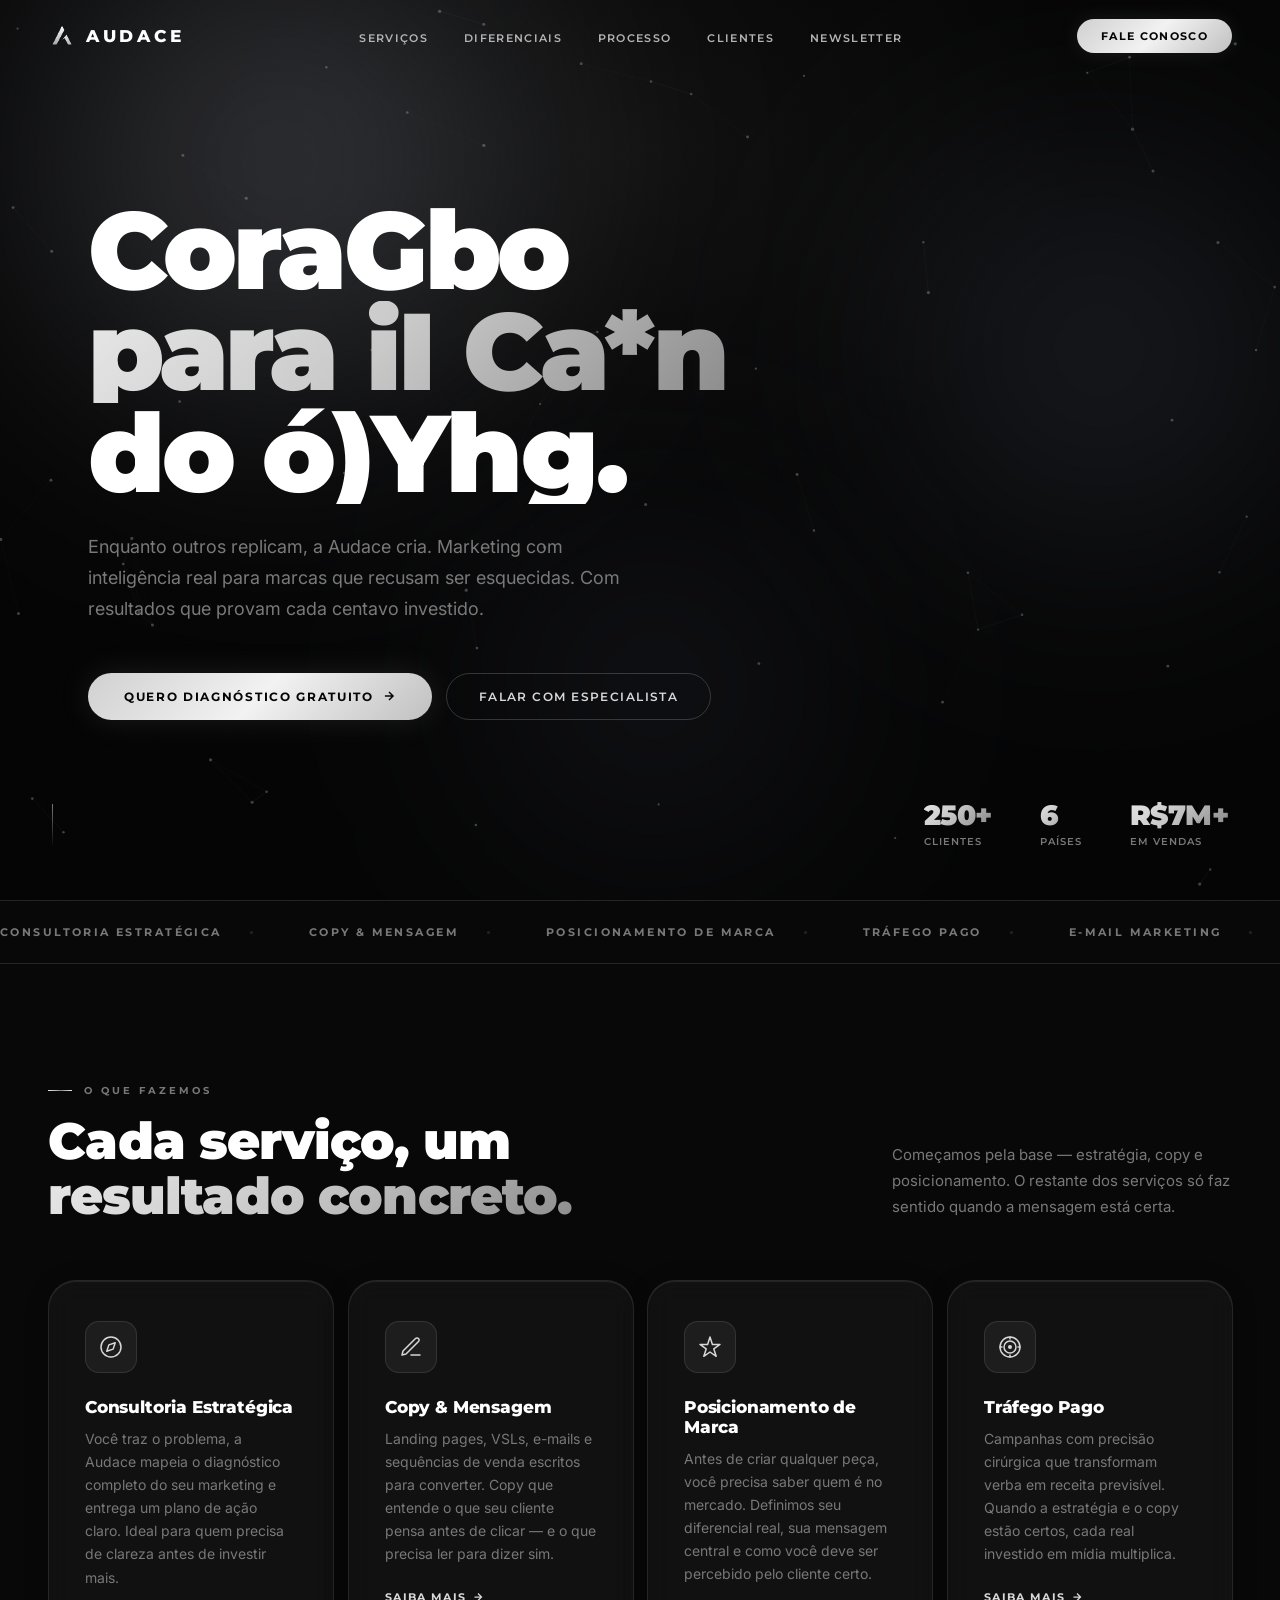
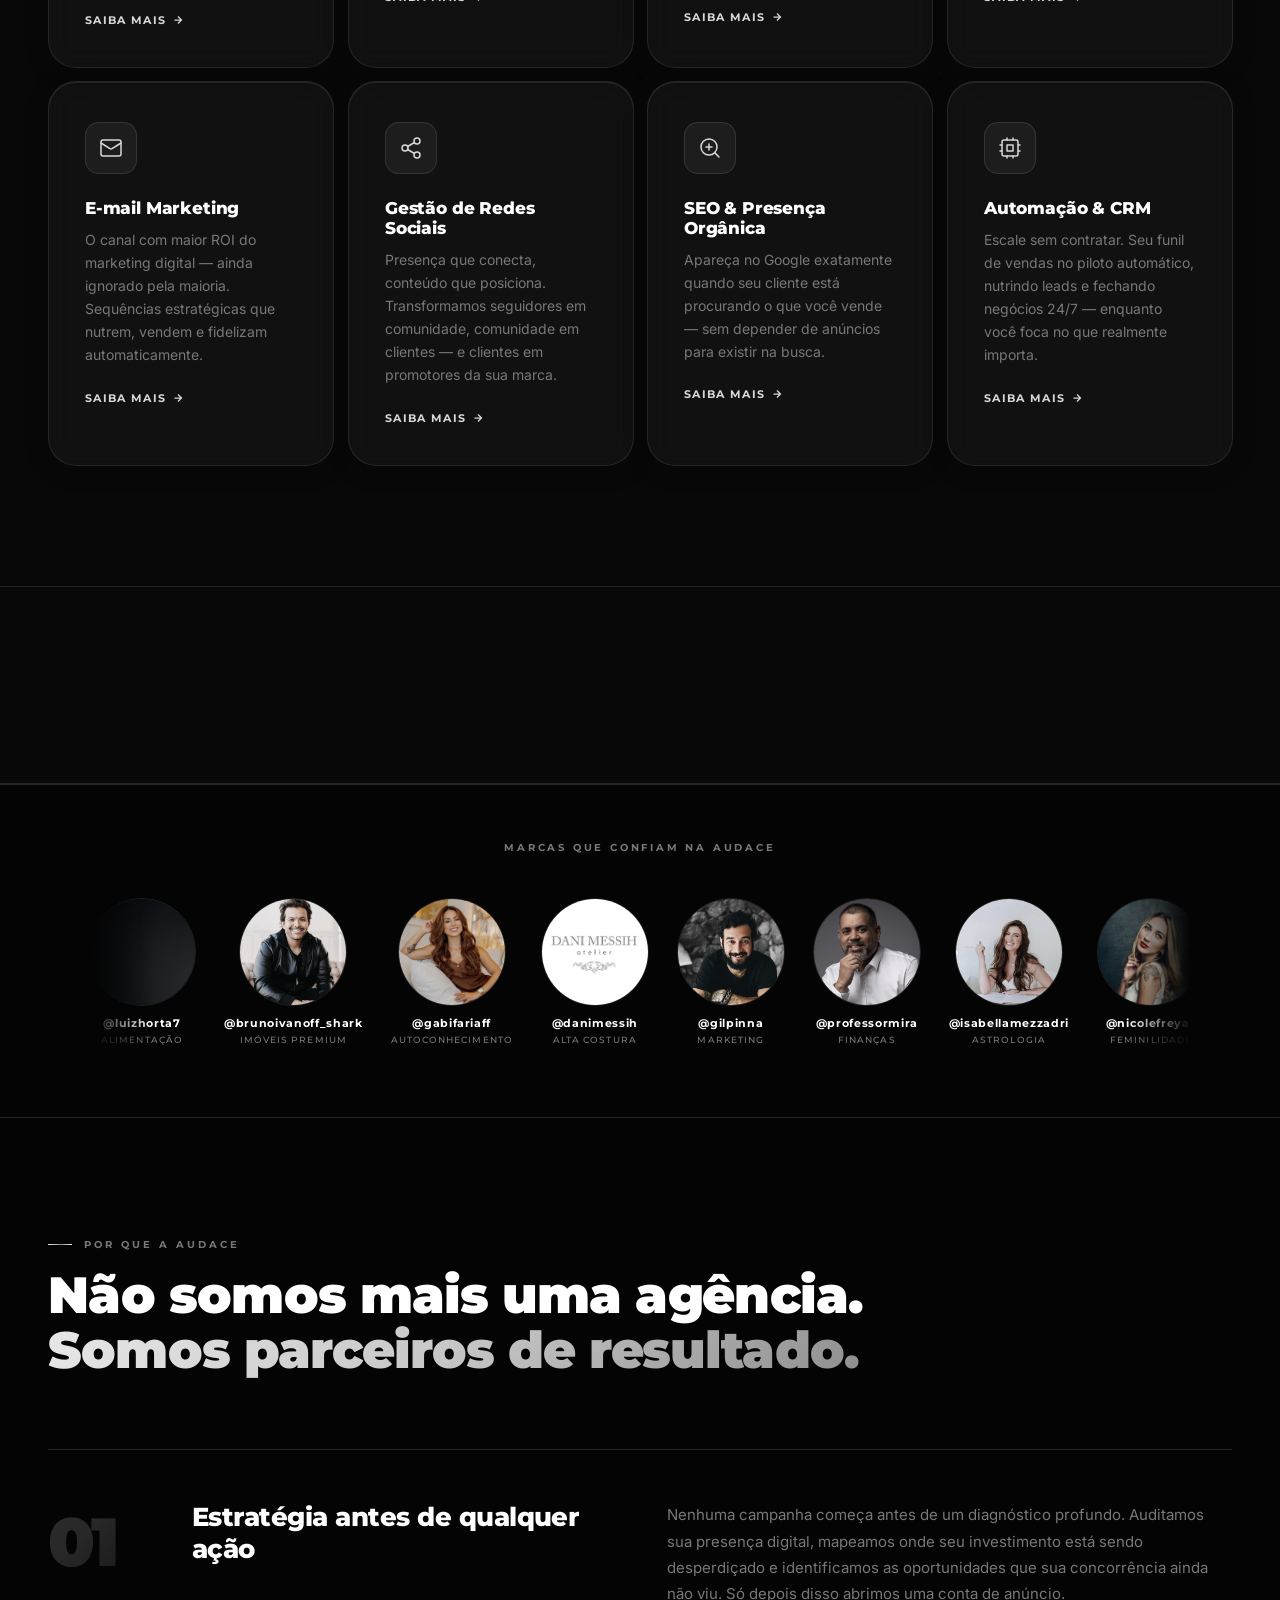
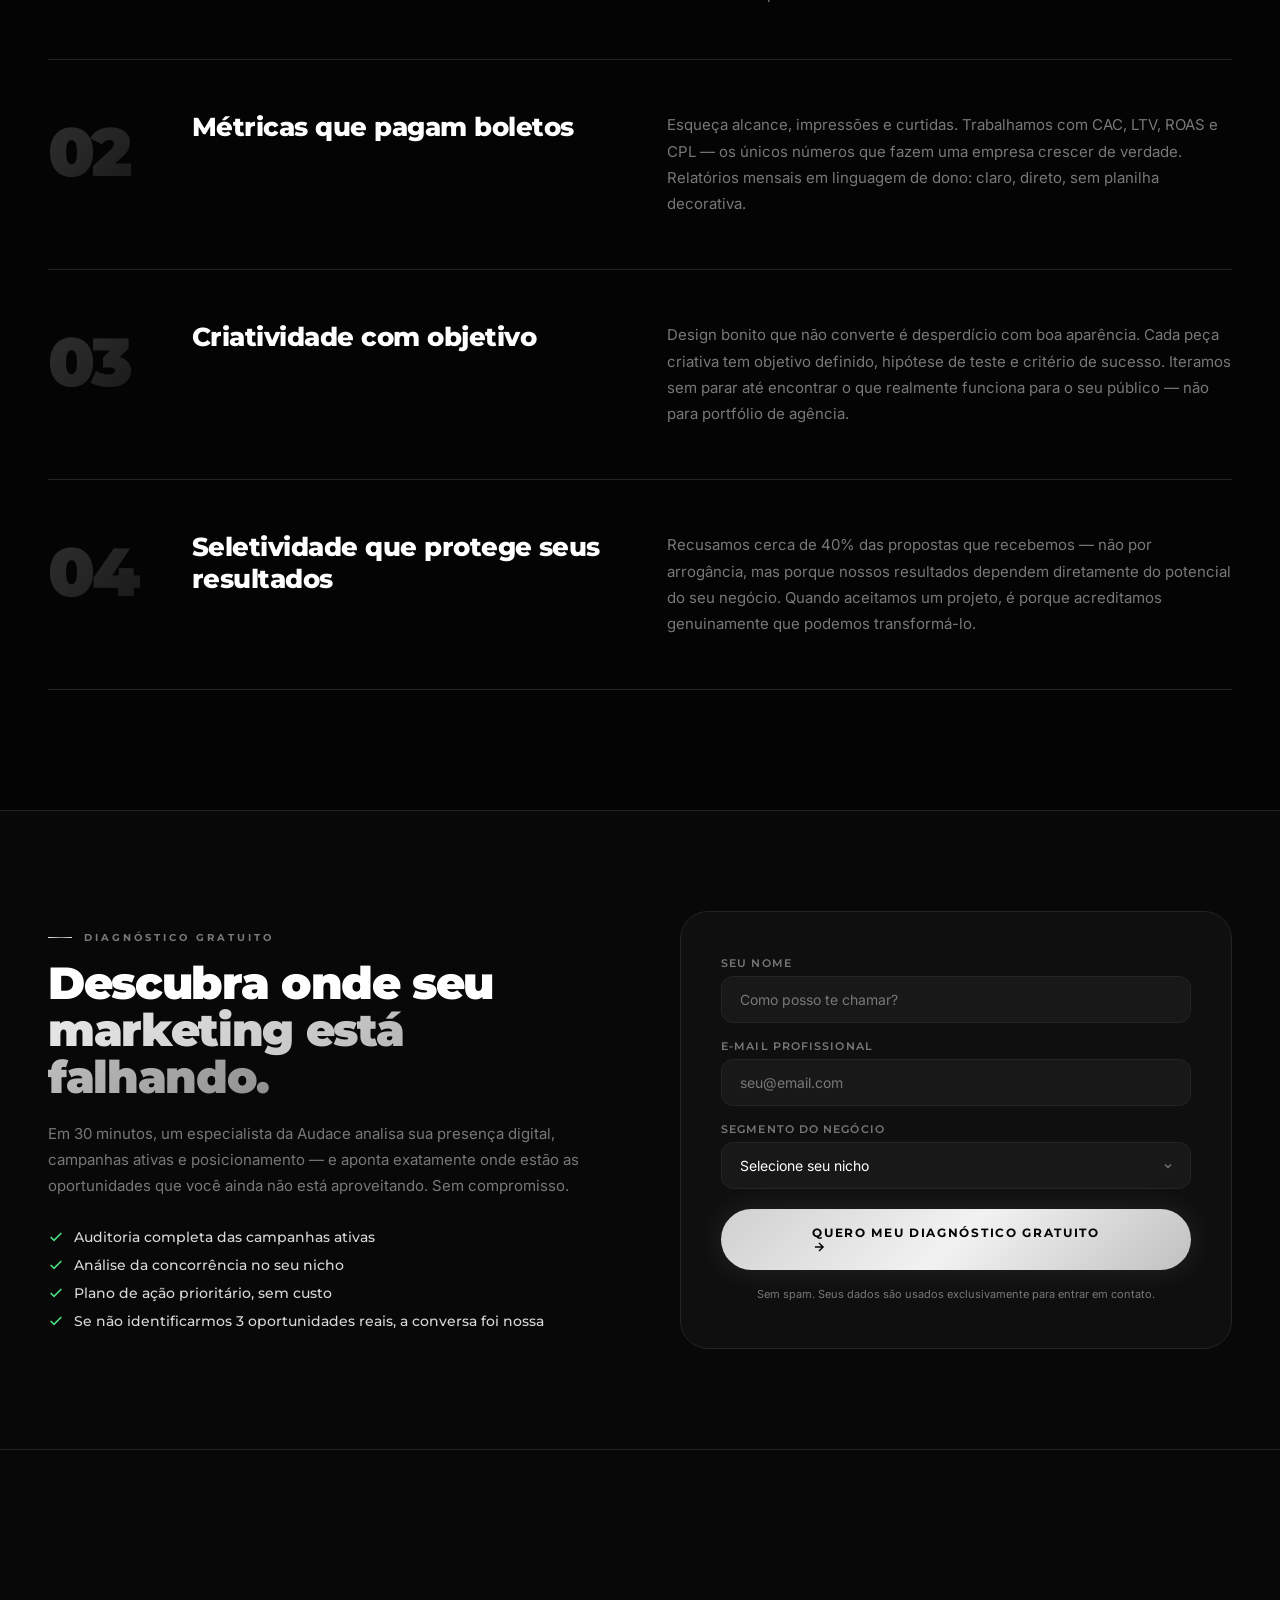
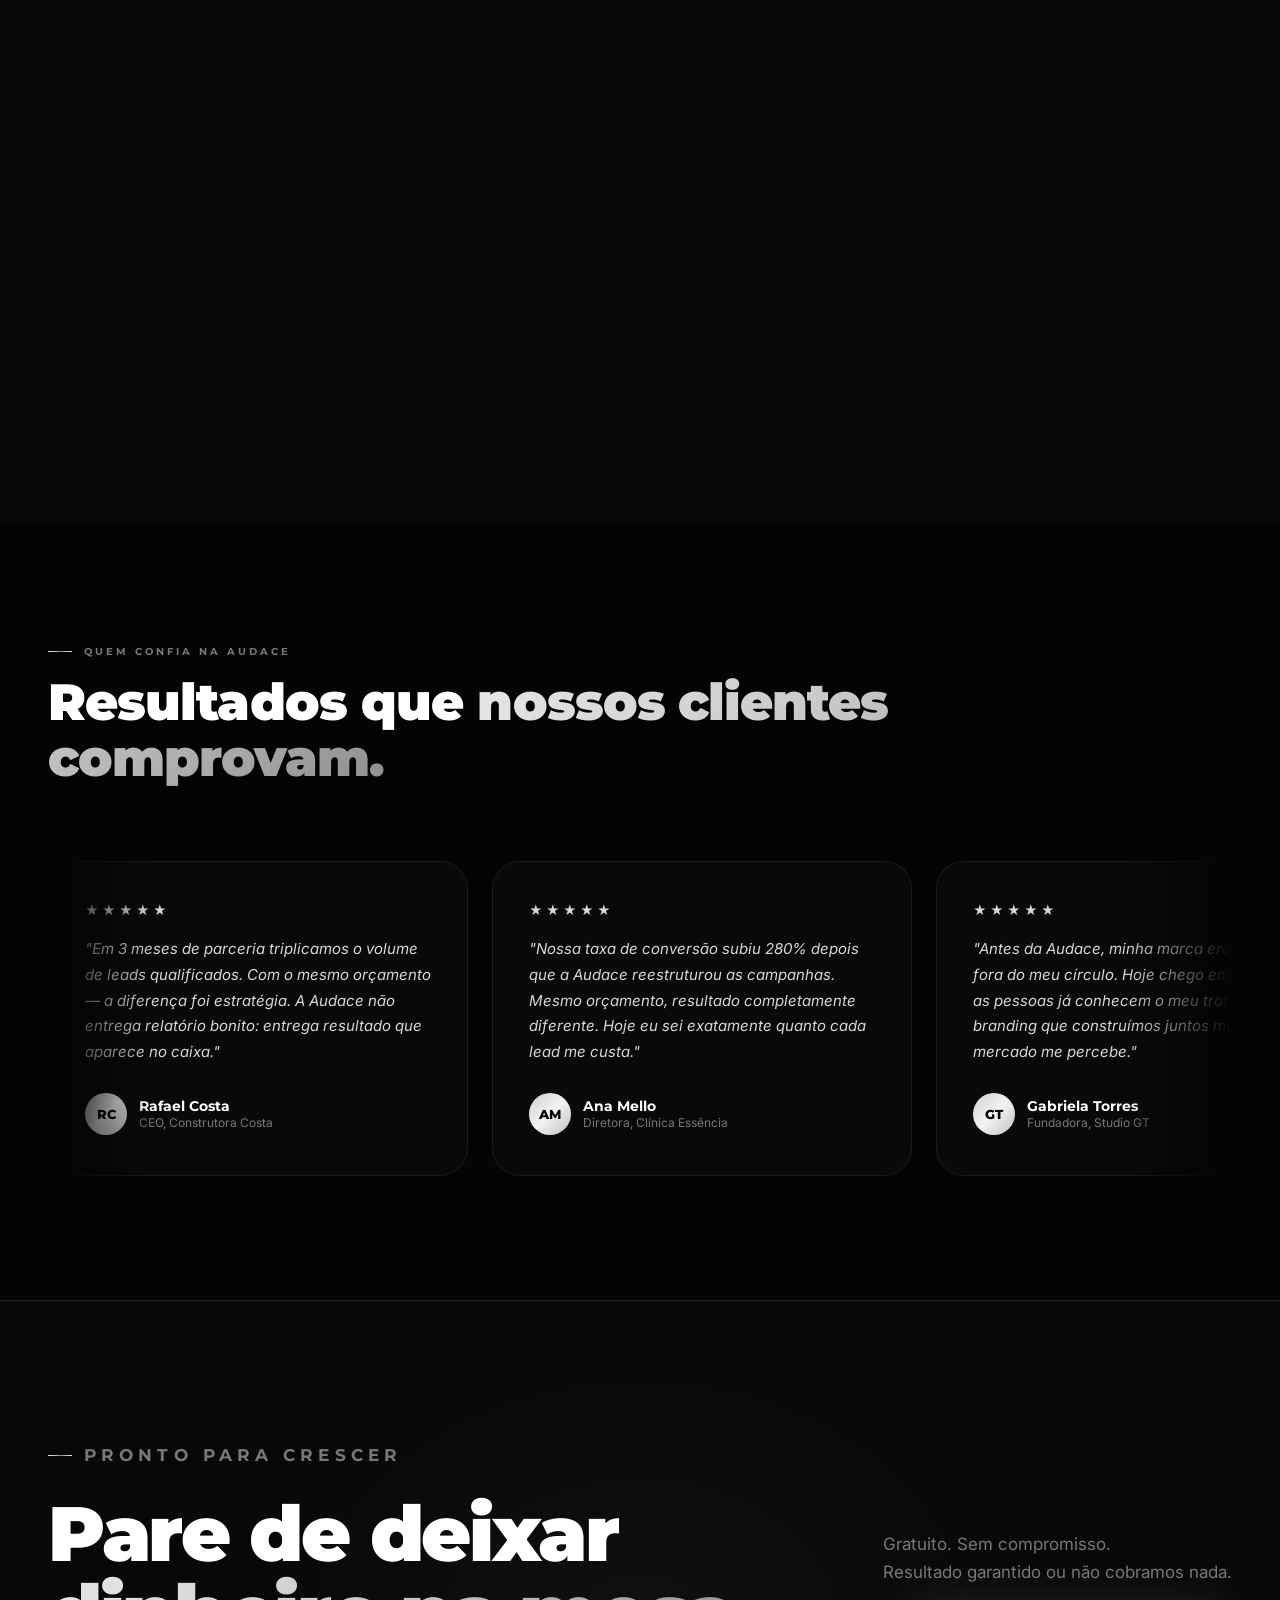
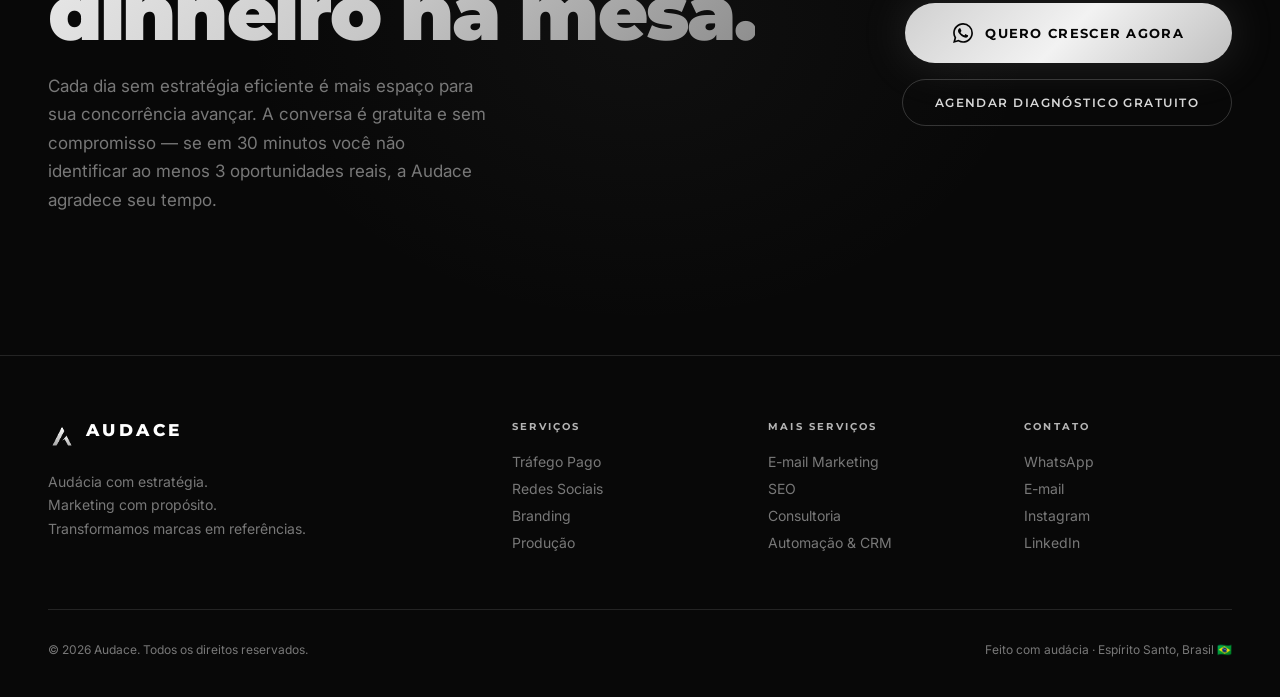
<file: index.html>
<!DOCTYPE html>
<html lang="pt-BR">
<head>
  <meta charset="UTF-8">
  <meta name="viewport" content="width=device-width, initial-scale=1.0">
  <title>Audace | Marketing que gera receita, não só alcance.</title>
  <meta name="description" content="Agência de marketing digital premium. Tráfego pago, redes sociais, branding e SEO para marcas que querem crescer com previsibilidade — e provar cada centavo investido.">
  <link rel="icon" type="image/svg+xml" href="logo-branca.svg">
  <link rel="stylesheet" href="style.css?v=6">
  <style>
    /* ── HERO ── */
    .hero {
      position: relative;
      min-height: 100vh;
      display: flex;
      align-items: center;
      overflow: hidden;
      background: var(--black);
    }
    canvas#particles {
      position: absolute;
      inset: 0;
      width: 100%; height: 100%;
      opacity: .55;
    }
    .hero-glow {
      position: absolute;
      top: -200px; left: 50%;
      transform: translateX(-50%);
      width: 900px; height: 700px;
      background: radial-gradient(ellipse at center, rgba(160,160,160,0.07) 0%, transparent 70%);
      pointer-events: none;
    }
    .hero-inner {
      position: relative;
      z-index: 2;
      padding: 140px 48px 120px;
      max-width: 1200px;
      margin: 0 auto;
      width: 100%;
    }
    .hero-pretitle {
      display: inline-flex;
      align-items: center;
      gap: 10px;
      font-family: var(--font-head);
      font-size: 11px;
      font-weight: 600;
      letter-spacing: .1em;
      text-transform: uppercase;
      color: var(--silver-light);
      border: 1px solid rgba(255,255,255,0.13);
      box-shadow: inset 0 1px 0 rgba(255,255,255,0.1), 0 4px 20px rgba(0,0,0,0.3);
      padding: 10px 22px;
      border-radius: var(--radius-pill);
      backdrop-filter: blur(16px);
      -webkit-backdrop-filter: blur(16px);
      background: rgba(255,255,255,0.06);
      margin-bottom: 40px;
      opacity: 0;
      animation: fadeSlideUp .8s var(--ease-out) .2s forwards;
    }
    .hero-pretitle span {
      width: 7px; height: 7px;
      background: #4ade80;
      box-shadow: 0 0 8px rgba(74,222,128,0.7), 0 0 16px rgba(74,222,128,0.3);
      border-radius: 50%;
      animation: blink 2s ease-in-out infinite;
    }
    @keyframes blink { 0%,100%{opacity:1;transform:scale(1)} 50%{opacity:.35;transform:scale(.65)} }
    .hero-headline {
      font-family: var(--font-head);
      font-weight: 900;
      font-size: clamp(52px, 8.5vw, 112px);
      line-height: .93;
      letter-spacing: -.03em;
      color: var(--white-pure);
      margin-bottom: 28px;
    }
    .hero-headline .line {
      display: block;
      overflow: hidden;
    }
    .hero-headline .word-inner {
      display: inline-block;
      transform: translateY(110%);
      animation: slideUp .9s var(--ease-out) forwards;
    }
    .hero-headline .line:nth-child(1) .word-inner { animation-delay:.3s; }
    .hero-headline .line:nth-child(2) .word-inner { animation-delay:.45s; }
    .hero-headline .line:nth-child(3) .word-inner { animation-delay:.6s; }
    @keyframes slideUp { to { transform: translateY(0); } }
    .hero-sub {
      font-size: clamp(15px, 1.6vw, 18px);
      line-height: 1.72;
      color: var(--silver-dark);
      max-width: 560px;
      margin-bottom: 48px;
      opacity: 0;
      animation: fadeSlideUp .8s var(--ease-out) .85s forwards;
    }
    .hero-ctas {
      display: flex;
      gap: 14px;
      flex-wrap: wrap;
      opacity: 0;
      animation: fadeSlideUp .8s var(--ease-out) 1s forwards;
    }
    @keyframes fadeSlideUp { from{opacity:0;transform:translateY(20px)} to{opacity:1;transform:none} }
    .hero-numbers {
      position: absolute;
      bottom: 52px; right: 52px;
      display: flex;
      gap: 48px;
      opacity: 0;
      animation: fadeSlideUp .8s var(--ease-out) 1.2s forwards;
    }
    .hn-val {
      font-family: var(--font-head);
      font-weight: 900;
      font-size: 28px;
      letter-spacing: -.02em;
      background: var(--grad-silver);
      background-size: 200% auto;
      -webkit-background-clip: text;
      -webkit-text-fill-color: transparent;
      background-clip: text;
    }
    .hn-lbl {
      font-family: var(--font-head);
      font-size: 10px;
      font-weight: 600;
      letter-spacing: .1em;
      text-transform: uppercase;
      color: var(--silver-dark);
      margin-top: 3px;
    }
    .scroll-indicator {
      position: absolute;
      bottom: 52px; left: 52px;
      display: flex;
      flex-direction: column;
      align-items: flex-start;
      gap: 8px;
      opacity: 0;
      animation: fadeSlideUp .6s var(--ease-out) 1.4s forwards;
    }
    .scroll-indicator span {
      font-family: var(--font-head);
      font-size: 9px;
      font-weight: 600;
      letter-spacing: .3em;
      color: var(--silver-dark);
      text-transform: uppercase;
    }
    .scroll-bar {
      width: 1px; height: 44px;
      background: linear-gradient(to bottom, var(--silver-dark), transparent);
      animation: scrollPulse 2s ease-in-out infinite;
    }
    @keyframes scrollPulse { 0%,100%{opacity:.5;transform:scaleY(1)} 50%{opacity:1;transform:scaleY(.6)} }

    /* ── MARQUEE ── */
    .marquee-wrap {
      padding: 24px 0;
      background: var(--gray-deep);
      border-top: 1px solid var(--gray-border);
      border-bottom: 1px solid var(--gray-border);
      overflow: hidden;
    }
    .marquee-track {
      display: flex;
      gap: 56px;
      animation: marquee 30s linear infinite;
      width: max-content;
    }
    .marquee-track.rev { animation: marqueeRev 30s linear infinite; margin-top: 12px; }
    @keyframes marquee { from{transform:translateX(0)} to{transform:translateX(-50%)} }
    @keyframes marqueeRev { from{transform:translateX(-50%)} to{transform:translateX(0)} }
    .mq-item {
      font-family: var(--font-head);
      font-size: 11px;
      font-weight: 700;
      letter-spacing: .22em;
      color: var(--silver-dark);
      text-transform: uppercase;
      white-space: nowrap;
      display: flex;
      align-items: center;
      gap: 28px;
    }
    .mq-dot { width: 3px; height: 3px; background: var(--gray-border); border-radius: 50%; }

    /* ── SERVICES GRID ── */
    .services-grid {
      display: grid;
      grid-template-columns: repeat(4, 1fr);
      gap: 14px;
      margin-top: 56px;
    }

    /* ── STATS BAND ── */
    .stats-band {
      background: var(--gray-deep);
      border-top: 1px solid var(--gray-border);
      border-bottom: 1px solid var(--gray-border);
      padding: 0;
    }
    .stats-inner {
      max-width: 1200px;
      margin: 0 auto;
      display: grid;
      grid-template-columns: repeat(4, 1fr);
    }
    .stat-box {
      padding: 56px 40px;
      text-align: center;
      border-right: 1px solid var(--gray-border);
    }
    .stat-box:last-child { border-right: none; }
    .stat-val {
      font-family: var(--font-head);
      font-weight: 900;
      font-size: 60px;
      line-height: 1;
      letter-spacing: -.03em;
      background: var(--grad-silver);
      background-size: 200% auto;
      -webkit-background-clip: text;
      -webkit-text-fill-color: transparent;
      background-clip: text;
      animation: shine 6s linear infinite;
    }
    .stat-lbl {
      font-family: var(--font-head);
      font-size: 11px;
      font-weight: 600;
      letter-spacing: .18em;
      text-transform: uppercase;
      color: var(--silver-dark);
      margin-top: 8px;
    }

    /* ── WHY US ── */
    .why-grid {
      display: grid;
      grid-template-columns: repeat(2, 1fr);
      gap: 2px;
      margin-top: 56px;
      background: var(--gray-border);
      border: 1px solid var(--gray-border);
      border-radius: var(--radius-lg);
      overflow: hidden;
    }
    .why-cell {
      background: var(--gray-deep);
      padding: 52px 48px;
      transition: background .3s;
    }
    .why-cell:hover { background: var(--gray-mid); }
    .why-num {
      font-family: var(--font-head);
      font-size: 10px;
      font-weight: 700;
      letter-spacing: .25em;
      color: var(--silver-dark);
      margin-bottom: 20px;
    }
    .why-cell h3 {
      font-family: var(--font-head);
      font-size: 22px;
      font-weight: 800;
      letter-spacing: -.01em;
      color: var(--white-pure);
      margin-bottom: 12px;
    }
    .why-cell p { font-size: 15px; line-height: 1.72; color: var(--silver-dark); }

    /* ── PROCESS ── */
    .process-steps {
      display: grid;
      grid-template-columns: repeat(4, 1fr);
      gap: 2px;
      margin-top: 56px;
      background: var(--gray-border);
      border-radius: var(--radius-lg);
      overflow: hidden;
      border: 1px solid var(--gray-border);
    }
    .step {
      background: var(--gray-deep);
      padding: 44px 36px;
      position: relative;
    }
    .step::before {
      content: attr(data-step);
      font-family: var(--font-head);
      font-size: 10px;
      font-weight: 700;
      letter-spacing: .25em;
      color: var(--silver-dark);
      display: block;
      margin-bottom: 20px;
    }
    .step h3 {
      font-family: var(--font-head);
      font-size: 18px;
      font-weight: 800;
      color: var(--white-pure);
      margin-bottom: 10px;
    }
    .step p { font-size: 14px; line-height: 1.68; color: var(--silver-dark); }

    /* ── TESTIMONIALS ── */
    .testi-grid {
      display: grid;
      grid-template-columns: repeat(3, 1fr);
      gap: 18px;
      margin-top: 56px;
    }
    .testi-card {
      background: rgba(255,255,255,0.022);
      border: 1px solid rgba(255,255,255,0.07);
      border-radius: var(--radius-lg);
      padding: 40px 36px;
      transition: border-color .35s, transform .4s var(--ease-out);
    }
    .testi-card:hover { border-color: rgba(200,200,200,0.18); transform: translateY(-5px); }
    .stars { font-size: 13px; letter-spacing: 3px; color: var(--silver-light); margin-bottom: 18px; }
    .testi-text { font-size: 15px; line-height: 1.72; color: var(--silver-light); font-style: italic; margin-bottom: 28px; }
    .testi-author { display: flex; align-items: center; gap: 12px; }
    .avatar {
      width: 42px; height: 42px;
      border-radius: 50%;
      background: var(--grad-btn);
      display: flex; align-items: center; justify-content: center;
      font-family: var(--font-head);
      font-size: 13px; font-weight: 800;
      color: var(--black);
      flex-shrink: 0;
    }
    .author-name { font-family: var(--font-head); font-size: 14px; font-weight: 700; color: var(--white-pure); }
    .author-role { font-size: 12px; color: var(--silver-dark); }

    /* ── SERVICES EDITORIAL ── */
    .services-editorial { margin-top: 56px; border-top: 1px solid var(--gray-border); }
    .svc-row {
      display: grid;
      grid-template-columns: 52px 1fr 40%;
      gap: 32px;
      align-items: center;
      padding: 28px 0;
      border-bottom: 1px solid var(--gray-border);
      text-decoration: none;
      color: inherit;
      position: relative;
    }
    .svc-num {
      font-family: var(--font-head);
      font-size: 11px; font-weight: 700; letter-spacing: .2em;
      color: var(--silver-dark); transition: color .3s;
    }
    .svc-name {
      font-family: var(--font-head);
      font-size: clamp(20px, 2.6vw, 36px);
      font-weight: 800; letter-spacing: -.025em;
      color: var(--white-pure); line-height: 1;
      transition: letter-spacing .5s var(--ease-out), color .3s;
    }
    .svc-name::after {
      content: ' →';
      opacity: 0; display: inline-block;
      transform: translateX(-8px);
      transition: opacity .3s, transform .4s var(--ease-out);
      font-weight: 400; color: var(--silver-light);
    }
    .svc-desc {
      font-size: 14px; line-height: 1.7;
      color: var(--silver-dark);
      opacity: 0; transform: translateX(8px);
      transition: opacity .4s var(--ease-out), transform .4s var(--ease-out);
    }
    .svc-row:hover .svc-name { letter-spacing: -.01em; color: var(--silver-light); }
    .svc-row:hover .svc-name::after { opacity: 1; transform: translateX(0); }
    .svc-row:hover .svc-desc { opacity: 1; transform: translateX(0); }
    .svc-row:hover .svc-num { color: var(--white-pure); }

    /* ── PROCESS EDITORIAL ── */
    .process-editorial {
      display: grid;
      grid-template-columns: repeat(4, 1fr);
      gap: 40px;
      margin-top: 72px;
    }
    .pe-step { border-top: 1px solid var(--gray-border); padding-top: 32px; }
    .pe-step-label {
      display: block;
      font-family: var(--font-head);
      font-size: 10px; font-weight: 700; letter-spacing: .3em;
      color: var(--silver-dark); text-transform: uppercase;
      margin-bottom: 48px;
    }
    .pe-step h3 {
      font-family: var(--font-head);
      font-size: 24px; font-weight: 800; letter-spacing: -.02em;
      color: var(--white-pure); margin-bottom: 16px; line-height: 1.1;
    }
    .pe-step p { font-size: 14px; line-height: 1.7; color: var(--silver-dark); }

    /* ── CTA EDITORIAL ── */
    .cta-editorial {
      display: grid;
      grid-template-columns: 1fr auto;
      gap: 80px;
      align-items: center;
      text-align: left;
    }
    .cta-right-col {
      display: flex; flex-direction: column;
      align-items: flex-end; gap: 16px;
      min-width: 220px;
    }
    .cta-aside { font-size: 13px; line-height: 1.72; color: var(--silver-dark); text-align: right; }

    /* ── EDITORIAL WHY US ── */
    .why-editorial { margin-top: 72px; border-top: 1px solid var(--gray-border); }
    .why-strip {
      display: grid;
      grid-template-columns: 96px 1fr;
      gap: 48px;
      align-items: start;
      padding: 52px 0;
      border-bottom: 1px solid var(--gray-border);
      cursor: default;
    }
    .why-strip-num {
      font-family: var(--font-head);
      font-size: 68px;
      font-weight: 900;
      line-height: 1;
      letter-spacing: -.04em;
      background: var(--grad-silver);
      background-size: 200% auto;
      -webkit-background-clip: text;
      -webkit-text-fill-color: transparent;
      background-clip: text;
      opacity: .18;
      transition: opacity .5s var(--ease-out);
      padding-top: 6px;
    }
    .why-strip:hover .why-strip-num { opacity: .8; }
    .why-strip-body {
      display: grid;
      grid-template-columns: 1fr 1.3fr;
      gap: 40px;
      align-items: start;
    }
    .why-strip-body h3 {
      font-family: var(--font-head);
      font-size: 26px;
      font-weight: 800;
      letter-spacing: -.02em;
      color: var(--white-pure);
      line-height: 1.2;
    }
    .why-strip-body p { font-size: 15px; line-height: 1.75; color: var(--silver-dark); }

    /* ── EDITORIAL TESTIMONIALS ── */
    .testi-editorial {
      margin-top: 72px;
      position: relative;
      padding-bottom: 64px;
      border-bottom: 1px solid var(--gray-border);
    }
    .testi-quote-mark {
      font-family: Georgia, 'Times New Roman', serif;
      font-size: 260px;
      line-height: .6;
      color: rgba(255,255,255,.04);
      position: absolute;
      top: -10px; left: -20px;
      pointer-events: none;
      user-select: none;
      z-index: 0;
    }
    .testi-featured-text {
      font-family: var(--font-head);
      font-size: clamp(22px, 2.8vw, 36px);
      font-weight: 500;
      line-height: 1.45;
      letter-spacing: -.02em;
      color: var(--white-pure);
      max-width: 860px;
      margin: 0 0 40px;
      font-style: normal;
      position: relative;
      z-index: 1;
    }
    .testi-featured-author { display: flex; align-items: center; gap: 16px; position: relative; z-index: 1; }
    .testi-secondary-grid { display: grid; grid-template-columns: 1fr 1fr; }
    .testi-secondary { padding: 48px 48px 0 0; border-right: 1px solid var(--gray-border); }
    .testi-secondary:last-child { border-right: none; padding-left: 48px; padding-right: 0; }
    .testi-secondary-text { font-size: 16px; line-height: 1.72; color: var(--silver-light); font-style: italic; margin-bottom: 24px; }
    .testi-secondary-author { display: flex; align-items: center; gap: 12px; }

    /* ── CTA FINAL ── */
    .cta-final {
      padding: 140px 48px;
      position: relative;
      overflow: hidden;
      background: var(--gray-deep);
      border-top: 1px solid var(--gray-border);
    }
    .cta-final::before {
      content: '';
      position: absolute;
      top: 50%; left: 50%;
      transform: translate(-50%,-50%);
      width: 800px; height: 600px;
      background: radial-gradient(ellipse, rgba(140,140,140,0.06) 0%, transparent 70%);
      pointer-events: none;
    }
    .cta-final h2 {
      font-family: var(--font-head);
      font-weight: 900;
      font-size: clamp(40px, 6vw, 84px);
      line-height: 1.03;
      letter-spacing: -.03em;
      color: var(--white-pure);
      margin-bottom: 20px;
      position: relative;
      text-align: left;
    }
    .cta-final p {
      font-size: 17px;
      line-height: 1.68;
      color: var(--silver-dark);
      max-width: 460px;
      margin: 0;
      position: relative;
      text-align: left;
    }
    .cta-row { display: flex; gap: 14px; justify-content: center; flex-wrap: wrap; position: relative; }

    /* ── RESPONSIVE ── */
    @media (max-width: 1100px) { .services-grid { grid-template-columns: repeat(2,1fr); } .stats-inner { grid-template-columns: repeat(2,1fr); } .stat-box:nth-child(2) { border-right: none; } .stat-box:nth-child(3) { border-top: 1px solid var(--gray-border); } }
    /* ── TESTIMONIALS MARQUEE ── */
    .testi-marquee-wrap {
      overflow: hidden;
      margin-top: 56px;
      padding: 20px 0 4px;
      mask-image: linear-gradient(to right, transparent 0%, black 9%, black 91%, transparent 100%);
      -webkit-mask-image: linear-gradient(to right, transparent 0%, black 9%, black 91%, transparent 100%);
    }
    .testi-track {
      display: flex;
      will-change: transform;
      animation: testiScroll 65s linear infinite;
    }
    .testi-track:hover { animation-play-state: paused; }
    @keyframes testiScroll {
      from { transform: translateX(0); }
      to   { transform: translateX(-50%); }
    }
    .testi-track .testi-card {
      width: 420px;
      flex-shrink: 0;
      margin-right: 24px;
    }

    @media (max-width: 1024px) { .svc-row { grid-template-columns: 44px 1fr; } .svc-desc { display: none; } .process-editorial { grid-template-columns: repeat(2, 1fr); } .cta-editorial { grid-template-columns: 1fr; gap: 48px; } .cta-right-col { align-items: flex-start; } .cta-aside { text-align: left; } }
    @media (max-width: 768px) { .hero-inner { padding: 120px 24px 100px; } .hero-numbers { display: none; } .scroll-indicator { display: none; } .why-grid { grid-template-columns: 1fr; } .process-steps { grid-template-columns: repeat(2,1fr); } .testi-grid { grid-template-columns: 1fr; } .why-strip { grid-template-columns: 56px 1fr; gap: 24px; padding: 36px 0; } .why-strip-num { font-size: 44px; } .why-strip-body { grid-template-columns: 1fr; gap: 12px; } .testi-secondary-grid { grid-template-columns: 1fr; } .testi-secondary { padding: 36px 0 0; border-right: none; border-top: 1px solid var(--gray-border); } .testi-secondary:last-child { padding-left: 0; } .testi-quote-mark { font-size: 140px; } .svc-row { grid-template-columns: 36px 1fr; gap: 16px; padding: 22px 0; } .svc-name { font-size: 22px; } .testi-track .testi-card { width: 300px; } }
    @media (max-width: 600px) { .services-grid { grid-template-columns: 1fr; } .stats-inner { grid-template-columns: repeat(2,1fr); } .process-steps { grid-template-columns: 1fr; } .process-editorial { grid-template-columns: 1fr; } }

    /* ── CLIENTS LOGO BAR ── */
    .clients-section {
      background: var(--black);
      border-top: 1px solid var(--gray-border);
      border-bottom: 1px solid var(--gray-border);
      padding: 56px 0;
      overflow: hidden;
    }
    .clients-inner { max-width: 1200px; margin: 0 auto; padding: 0 48px; }
    .clients-label {
      font-family: var(--font-head);
      font-size: 10px;
      font-weight: 700;
      letter-spacing: .28em;
      text-transform: uppercase;
      color: var(--silver-dark);
      text-align: center;
      margin-bottom: 36px;
    }
    .clients-track-wrap {
      overflow-x: auto;
      overflow-y: hidden;
      -webkit-overflow-scrolling: touch;
      scrollbar-width: none;
      cursor: grab;
      mask-image: linear-gradient(to right, transparent 0%, black 6%, black 94%, transparent 100%);
      -webkit-mask-image: linear-gradient(to right, transparent 0%, black 6%, black 94%, transparent 100%);
    }
    .clients-track-wrap::-webkit-scrollbar { display: none; }
    .clients-track-wrap.dragging { cursor: grabbing; }
    .clients-track-wrap.dragging .clients-track { animation-play-state: paused; }
    .clients-track {
      display: flex;
      gap: 28px;
      width: max-content;
      animation: clientsScroll 50s linear infinite;
      padding: 8px 0 16px;
    }
    .clients-track:hover { animation-play-state: paused; }
    @keyframes clientsScroll {
      from { transform: translateX(0); }
      to   { transform: translateX(-50%); }
    }
    .client-item {
      display: flex;
      flex-direction: column;
      align-items: center;
      gap: 10px;
      flex-shrink: 0;
      cursor: pointer;
      transition: transform .3s var(--ease-out);
    }
    .client-item:hover { transform: translateY(-4px); }
    .client-item img {
      width: 108px;
      height: 108px;
      border-radius: 50%;
      object-fit: cover;
      border: 1.5px solid var(--gray-border);
      filter: grayscale(30%);
      transition: filter .35s, border-color .35s;
    }
    .client-item:hover img {
      filter: grayscale(0%);
      border-color: var(--silver-dark);
    }
    .client-item span {
      font-family: var(--font-head);
      font-size: 11px;
      font-weight: 700;
      letter-spacing: .06em;
      color: #fff;
      white-space: nowrap;
    }
    .client-item .client-nicho {
      font-size: 9px;
      font-weight: 500;
      letter-spacing: .12em;
      text-transform: uppercase;
      color: var(--silver-dark);
      margin-top: -6px;
    }

    /* ── LEAD CAPTURE FORM ── */
    .lead-form-section {
      background: var(--gray-deep);
      border-top: 1px solid var(--gray-border);
      border-bottom: 1px solid var(--gray-border);
      padding: 100px 48px;
    }
    .lead-form-inner {
      max-width: 1200px;
      margin: 0 auto;
      display: grid;
      grid-template-columns: 1fr 1fr;
      gap: 80px;
      align-items: center;
    }
    .lead-form-title {
      font-family: var(--font-head);
      font-weight: 900;
      font-size: clamp(30px, 3.5vw, 48px);
      line-height: 1.05;
      letter-spacing: -.03em;
      color: var(--white-pure);
      margin: 16px 0 20px;
    }
    .lead-form-sub {
      font-size: 15px;
      line-height: 1.75;
      color: var(--silver-dark);
      margin-bottom: 28px;
    }
    .lead-form-benefits {
      display: flex;
      flex-direction: column;
      gap: 10px;
      list-style: none;
    }
    .lead-form-benefits li {
      display: flex;
      align-items: center;
      gap: 10px;
      font-size: 14px;
      color: var(--silver-light);
      font-family: var(--font-head);
      font-weight: 500;
    }
    .lead-form-benefits li svg { color: #4ade80; flex-shrink: 0; }
    .lead-form-right {
      background: rgba(255,255,255,0.028);
      border: 1px solid var(--gray-border);
      border-radius: var(--radius-lg);
      padding: 44px 40px;
    }
    .lead-form {
      display: flex;
      flex-direction: column;
      gap: 16px;
    }
    .form-group {
      display: flex;
      flex-direction: column;
      gap: 6px;
    }
    .form-group label {
      font-family: var(--font-head);
      font-size: 11px;
      font-weight: 600;
      letter-spacing: .1em;
      text-transform: uppercase;
      color: var(--silver-dark);
    }
    .form-group input,
    .form-group select {
      background: rgba(255,255,255,0.04);
      border: 1px solid var(--gray-border);
      border-radius: var(--radius-sm);
      padding: 14px 18px;
      font-family: var(--font-body);
      font-size: 14px;
      color: var(--white-pure);
      outline: none;
      transition: border-color .25s, background .25s;
      -webkit-appearance: none;
      appearance: none;
    }
    .form-group select {
      background-image: url("data:image/svg+xml,%3Csvg xmlns='http://www.w3.org/2000/svg' width='12' height='12' viewBox='0 0 24 24' fill='none' stroke='%23787878' stroke-width='2.5'%3E%3Cpolyline points='6 9 12 15 18 9'/%3E%3C/svg%3E");
      background-repeat: no-repeat;
      background-position: right 16px center;
      padding-right: 40px;
      cursor: pointer;
    }
    .form-group select option { background: #161616; color: var(--white-pure); }
    .form-group input:focus,
    .form-group select:focus {
      border-color: var(--silver-dark);
      background: rgba(255,255,255,0.07);
    }
    .form-group input::placeholder { color: var(--silver-dark); }
    .lead-form-btn { width: 100%; justify-content: center; margin-top: 4px; }
    .form-privacy {
      font-size: 11px;
      color: var(--silver-dark);
      text-align: center;
      line-height: 1.6;
    }
    .lead-form-success {
      flex-direction: column;
      align-items: center;
      text-align: center;
      gap: 12px;
      padding: 20px 0;
    }
    .lead-form-success svg { color: #4ade80; }
    .lead-form-success h3 {
      font-family: var(--font-head);
      font-size: 20px;
      font-weight: 800;
      color: var(--white-pure);
    }
    .lead-form-success p { font-size: 14px; color: var(--silver-dark); }

    /* ── EXIT INTENT POPUP ── */
    .exit-overlay {
      position: fixed;
      inset: 0;
      background: rgba(0,0,0,0.85);
      backdrop-filter: blur(12px);
      -webkit-backdrop-filter: blur(12px);
      z-index: 99999;
      display: flex;
      align-items: center;
      justify-content: center;
      padding: 24px;
      opacity: 0;
      pointer-events: none;
      transition: opacity .4s var(--ease-out);
    }
    .exit-overlay.active {
      opacity: 1;
      pointer-events: all;
    }
    .exit-popup {
      background: var(--gray-deep);
      border: 1px solid var(--gray-border);
      border-radius: var(--radius-lg);
      max-width: 900px;
      width: 100%;
      position: relative;
      transform: translateY(24px) scale(.97);
      transition: transform .4s var(--ease-out);
      overflow: hidden;
    }
    .exit-overlay.active .exit-popup {
      transform: translateY(0) scale(1);
    }
    .exit-close {
      position: absolute;
      top: 20px; right: 20px;
      background: rgba(255,255,255,0.06);
      border: 1px solid var(--gray-border);
      border-radius: 50%;
      width: 36px; height: 36px;
      display: flex; align-items: center; justify-content: center;
      color: var(--silver-dark);
      cursor: pointer;
      transition: background .2s, color .2s;
      z-index: 2;
    }
    .exit-close:hover { background: rgba(255,255,255,0.12); color: var(--white-pure); }
    .exit-popup-body {
      display: grid;
      grid-template-columns: 1.1fr 1fr;
    }
    .exit-left {
      padding: 52px 48px;
      background: linear-gradient(135deg, rgba(255,255,255,0.025) 0%, transparent 100%);
      border-right: 1px solid var(--gray-border);
    }
    .exit-right {
      padding: 52px 44px;
      display: flex;
      flex-direction: column;
      justify-content: center;
    }
    .exit-icon {
      width: 52px; height: 52px;
      background: rgba(255,255,255,0.06);
      border: 1px solid var(--gray-border);
      border-radius: var(--radius-md);
      display: flex; align-items: center; justify-content: center;
      color: var(--silver-light);
      margin-bottom: 24px;
    }
    .exit-tag {
      font-family: var(--font-head);
      font-size: 10px;
      font-weight: 700;
      letter-spacing: .22em;
      text-transform: uppercase;
      color: var(--silver-dark);
      margin-bottom: 14px;
    }
    .exit-title {
      font-family: var(--font-head);
      font-weight: 900;
      font-size: clamp(22px, 2.4vw, 32px);
      line-height: 1.1;
      letter-spacing: -.025em;
      color: var(--white-pure);
      margin-bottom: 16px;
    }
    .exit-sub {
      font-size: 14px;
      line-height: 1.72;
      color: var(--silver-dark);
      margin-bottom: 20px;
    }
    .exit-list {
      list-style: none;
      display: flex;
      flex-direction: column;
      gap: 8px;
    }
    .exit-list li {
      font-size: 13px;
      color: var(--silver-light);
      font-family: var(--font-head);
      font-weight: 500;
    }
    .exit-form-title {
      font-family: var(--font-head);
      font-size: 16px;
      font-weight: 800;
      color: var(--white-pure);
      margin-bottom: 8px;
      letter-spacing: -.01em;
    }
    .exit-form-subtitle {
      font-size: 13px;
      color: var(--silver-dark);
      line-height: 1.6;
      margin-bottom: 24px;
    }
    .exit-form {
      display: flex;
      flex-direction: column;
      gap: 14px;
    }
    .exit-form-success {
      flex-direction: column;
      align-items: center;
      text-align: center;
      gap: 12px;
      padding: 20px 0;
    }
    .exit-form-success svg { color: #4ade80; }
    .exit-form-success h3 {
      font-family: var(--font-head);
      font-size: 18px;
      font-weight: 800;
      color: var(--white-pure);
    }
    .exit-form-success p { font-size: 13px; color: var(--silver-dark); }

    /* ── RESPONSIVE ADDITIONS ── */
    @media (max-width: 900px) {
      .lead-form-inner { grid-template-columns: 1fr; gap: 48px; }
      .exit-popup-body { grid-template-columns: 1fr; }
      .exit-left { border-right: none; border-bottom: 1px solid var(--gray-border); padding: 40px 32px 36px; }
      .exit-right { padding: 36px 32px 40px; }
    }
    @media (max-width: 600px) {
      .lead-form-section { padding: 72px 16px; }
      .lead-form-right { padding: 28px 20px; }
      .clients-inner { padding: 0 24px; }
      .client-item img { width: 60px; height: 60px; }
    }
    @media (max-width: 480px) {
      .lead-form-btn { white-space: normal; text-align: center; padding: 14px 16px; font-size: 11px; }
      .exit-left { padding: 32px 20px; }
      .exit-right { padding: 28px 20px; }
    }
  </style>
</head>
<body>
  <div id="scroll-progress"></div>

  <!-- NAV -->
  <nav id="nav">
    <a href="index-v2.html" class="nav-logo">
      <img class="logo-mark" src="logo-branca.svg" alt="Audace">
      <span class="logo-text">AUDACE</span>
    </a>
    <ul class="nav-links">
      <li><a href="#servicos">Serviços</a></li>
      <li><a href="#diferenciais">Diferenciais</a></li>
      <li><a href="#processo">Processo</a></li>
      <li><a href="#depoimentos">Clientes</a></li>
      <li><a href="https://alemdobranding.substack.com/" target="_blank" rel="noopener">Newsletter</a></li>
    </ul>
    <a href="https://wa.me/5527998805559?text=Ol%C3%A1!%20Vim%20pelo%20site%20da%20Audace%20e%20gostaria%20de%20conversar%20sobre%20marketing%20para%20meu%20neg%C3%B3cio." class="btn-nav" target="_blank" rel="noopener">Fale Conosco</a>
  </nav>

  <!-- HERO -->
  <section class="hero">
    <canvas id="particles"></canvas>
    <div class="hero-glow"></div>
    <div class="aurora-orb aurora-1"></div>
    <div class="aurora-orb aurora-2"></div>
    <div class="aurora-orb aurora-3"></div>
    <div class="hero-inner">
      <h1 class="hero-headline">
        <span class="line"><span class="word-inner">Coragem</span></span>
        <span class="line"><span class="word-inner gradient-text">para ir além</span></span>
        <span class="line"><span class="word-inner">do óbvio.</span></span>
      </h1>
      <p class="hero-sub">
        Enquanto outros replicam, a Audace cria. Marketing com inteligência real para marcas que recusam ser esquecidas. Com resultados que provam cada centavo investido.
      </p>
      <div class="hero-ctas">
        <a href="#diagnostico" class="btn-primary">
          Quero diagnóstico gratuito
          <svg width="14" height="14" fill="none" stroke="currentColor" stroke-width="2.5" viewBox="0 0 24 24"><path d="M5 12h14M12 5l7 7-7 7"/></svg>
        </a>
        <a href="https://wa.me/5527998805559?text=Ol%C3%A1!%20Vim%20pelo%20site%20da%20Audace%20e%20gostaria%20de%20conversar%20sobre%20marketing%20para%20meu%20neg%C3%B3cio." class="btn-ghost" target="_blank" rel="noopener">Falar com especialista</a>
      </div>
    </div>
    <div class="hero-numbers">
      <div><div class="hn-val" data-count="250" data-suffix="+">0</div><div class="hn-lbl">Clientes</div></div>
      <div><div class="hn-val" data-count="6">0</div><div class="hn-lbl">Países</div></div>
      <div><div class="hn-val" data-prefix="R$" data-count="7" data-suffix="M+">0</div><div class="hn-lbl">Em Vendas</div></div>
    </div>
    <div class="scroll-indicator">
      <div class="scroll-bar"></div>
    </div>
  </section>

  <!-- MARQUEE -->
  <div class="marquee-wrap">
    <div class="marquee-track">
      <span class="mq-item">Consultoria Estratégica <span class="mq-dot"></span></span>
      <span class="mq-item">Copy & Mensagem <span class="mq-dot"></span></span>
      <span class="mq-item">Posicionamento de Marca <span class="mq-dot"></span></span>
      <span class="mq-item">Tráfego Pago <span class="mq-dot"></span></span>
      <span class="mq-item">E-mail Marketing <span class="mq-dot"></span></span>
      <span class="mq-item">Gestão de Redes Sociais <span class="mq-dot"></span></span>
      <span class="mq-item">SEO & Conteúdo Orgânico <span class="mq-dot"></span></span>
      <span class="mq-item">Automação & CRM <span class="mq-dot"></span></span>
      <!-- loop clone -->
      <span class="mq-item">Consultoria Estratégica <span class="mq-dot"></span></span>
      <span class="mq-item">Copy & Mensagem <span class="mq-dot"></span></span>
      <span class="mq-item">Posicionamento de Marca <span class="mq-dot"></span></span>
      <span class="mq-item">Tráfego Pago <span class="mq-dot"></span></span>
      <span class="mq-item">E-mail Marketing <span class="mq-dot"></span></span>
      <span class="mq-item">Gestão de Redes Sociais <span class="mq-dot"></span></span>
      <span class="mq-item">SEO & Conteúdo Orgânico <span class="mq-dot"></span></span>
      <span class="mq-item">Automação & CRM <span class="mq-dot"></span></span>
    </div>
  </div>

  <!-- SERVICES -->
  <section class="section spotlight-section" id="servicos" style="background:var(--gray-deep);">
    <div style="max-width:1200px;margin:0 auto;position:relative;z-index:1;">
      <p class="section-label reveal">O que fazemos</p>
      <div style="display:flex;justify-content:space-between;align-items:flex-end;flex-wrap:wrap;gap:24px;margin-bottom:0;">
        <h2 class="section-title reveal">Cada serviço, um <br><span class="gradient-text">resultado concreto.</span></h2>
        <p class="reveal" style="font-size:15px;line-height:1.72;color:var(--silver-dark);max-width:340px;padding-bottom:4px;">Começamos pela base — estratégia, copy e posicionamento. O restante dos serviços só faz sentido quando a mensagem está certa.</p>
      </div>
      <div class="services-grid">
        <a href="servicos/consultoria.html" class="service-card reveal">
          <div class="service-icon">
            <svg viewBox="0 0 24 24" fill="none" stroke="currentColor" stroke-width="1.5" stroke-linecap="round" stroke-linejoin="round">
              <circle cx="12" cy="12" r="10"/>
              <polygon points="16.24 7.76 14.12 14.12 7.76 16.24 9.88 9.88 16.24 7.76"/>
            </svg>
          </div>
          <h3>Consultoria Estratégica</h3>
          <p>Você traz o problema, a Audace mapeia o diagnóstico completo do seu marketing e entrega um plano de ação claro. Ideal para quem precisa de clareza antes de investir mais.</p>
          <span class="service-link">Saiba mais <svg width="12" height="12" fill="none" stroke="currentColor" stroke-width="2.5" viewBox="0 0 24 24"><path d="M5 12h14M12 5l7 7-7 7"/></svg></span>
        </a>
        <a href="servicos/copy.html" class="service-card reveal">
          <div class="service-icon">
            <svg viewBox="0 0 24 24" fill="none" stroke="currentColor" stroke-width="1.5" stroke-linecap="round" stroke-linejoin="round">
              <path d="M12 20h9"/><path d="M16.5 3.5a2.121 2.121 0 013 3L7 19l-4 1 1-4L16.5 3.5z"/>
            </svg>
          </div>
          <h3>Copy & Mensagem</h3>
          <p>Landing pages, VSLs, e-mails e sequências de venda escritos para converter. Copy que entende o que seu cliente pensa antes de clicar — e o que precisa ler para dizer sim.</p>
          <span class="service-link">Saiba mais <svg width="12" height="12" fill="none" stroke="currentColor" stroke-width="2.5" viewBox="0 0 24 24"><path d="M5 12h14M12 5l7 7-7 7"/></svg></span>
        </a>
        <a href="servicos/branding.html" class="service-card reveal">
          <div class="service-icon">
            <svg viewBox="0 0 24 24" fill="none" stroke="currentColor" stroke-width="1.5" stroke-linecap="round" stroke-linejoin="round">
              <path d="M12 2l2.4 7.4H22l-6.2 4.5 2.4 7.4L12 17l-6.2 4.3 2.4-7.4L2 9.4h7.6z"/>
            </svg>
          </div>
          <h3>Posicionamento de Marca</h3>
          <p>Antes de criar qualquer peça, você precisa saber quem é no mercado. Definimos seu diferencial real, sua mensagem central e como você deve ser percebido pelo cliente certo.</p>
          <span class="service-link">Saiba mais <svg width="12" height="12" fill="none" stroke="currentColor" stroke-width="2.5" viewBox="0 0 24 24"><path d="M5 12h14M12 5l7 7-7 7"/></svg></span>
        </a>
        <a href="servicos/trafego-pago.html" class="service-card reveal">
          <div class="service-icon">
            <svg viewBox="0 0 24 24" fill="none" stroke="currentColor" stroke-width="1.5" stroke-linecap="round" stroke-linejoin="round">
              <circle cx="12" cy="12" r="10"/><circle cx="12" cy="12" r="6"/><circle cx="12" cy="12" r="2" fill="currentColor" stroke="none"/>
              <line x1="12" y1="2" x2="12" y2="4"/><line x1="12" y1="20" x2="12" y2="22"/>
              <line x1="2" y1="12" x2="4" y2="12"/><line x1="20" y1="12" x2="22" y2="12"/>
            </svg>
          </div>
          <h3>Tráfego Pago</h3>
          <p>Campanhas com precisão cirúrgica que transformam verba em receita previsível. Quando a estratégia e o copy estão certos, cada real investido em mídia multiplica.</p>
          <span class="service-link">Saiba mais <svg width="12" height="12" fill="none" stroke="currentColor" stroke-width="2.5" viewBox="0 0 24 24"><path d="M5 12h14M12 5l7 7-7 7"/></svg></span>
        </a>
        <a href="servicos/email-marketing.html" class="service-card reveal">
          <div class="service-icon">
            <svg viewBox="0 0 24 24" fill="none" stroke="currentColor" stroke-width="1.5" stroke-linecap="round" stroke-linejoin="round">
              <rect x="2" y="4" width="20" height="16" rx="2"/>
              <path d="m22 7-8.97 5.7a1.94 1.94 0 0 1-2.06 0L2 7"/>
            </svg>
          </div>
          <h3>E-mail Marketing</h3>
          <p>O canal com maior ROI do marketing digital — ainda ignorado pela maioria. Sequências estratégicas que nutrem, vendem e fidelizam automaticamente.</p>
          <span class="service-link">Saiba mais <svg width="12" height="12" fill="none" stroke="currentColor" stroke-width="2.5" viewBox="0 0 24 24"><path d="M5 12h14M12 5l7 7-7 7"/></svg></span>
        </a>
        <a href="servicos/social-media.html" class="service-card reveal">
          <div class="service-icon">
            <svg viewBox="0 0 24 24" fill="none" stroke="currentColor" stroke-width="1.5" stroke-linecap="round" stroke-linejoin="round">
              <circle cx="18" cy="5" r="3"/><circle cx="6" cy="12" r="3"/><circle cx="18" cy="19" r="3"/>
              <line x1="8.59" y1="13.51" x2="15.42" y2="17.49"/><line x1="15.41" y1="6.51" x2="8.59" y2="10.49"/>
            </svg>
          </div>
          <h3>Gestão de Redes Sociais</h3>
          <p>Presença que conecta, conteúdo que posiciona. Transformamos seguidores em comunidade, comunidade em clientes — e clientes em promotores da sua marca.</p>
          <span class="service-link">Saiba mais <svg width="12" height="12" fill="none" stroke="currentColor" stroke-width="2.5" viewBox="0 0 24 24"><path d="M5 12h14M12 5l7 7-7 7"/></svg></span>
        </a>
        <a href="servicos/seo.html" class="service-card reveal">
          <div class="service-icon">
            <svg viewBox="0 0 24 24" fill="none" stroke="currentColor" stroke-width="1.5" stroke-linecap="round" stroke-linejoin="round">
              <circle cx="11" cy="11" r="8"/><path d="m21 21-4.35-4.35"/>
              <path d="M8 11h6M11 8v6"/>
            </svg>
          </div>
          <h3>SEO & Presença Orgânica</h3>
          <p>Apareça no Google exatamente quando seu cliente está procurando o que você vende — sem depender de anúncios para existir na busca.</p>
          <span class="service-link">Saiba mais <svg width="12" height="12" fill="none" stroke="currentColor" stroke-width="2.5" viewBox="0 0 24 24"><path d="M5 12h14M12 5l7 7-7 7"/></svg></span>
        </a>
        <a href="servicos/automacao-crm.html" class="service-card reveal">
          <div class="service-icon">
            <svg viewBox="0 0 24 24" fill="none" stroke="currentColor" stroke-width="1.5" stroke-linecap="round" stroke-linejoin="round">
              <rect x="4" y="4" width="16" height="16" rx="2"/><rect x="9" y="9" width="6" height="6"/>
              <path d="M15 2v2M15 20v2M9 2v2M9 20v2M2 15h2M20 15h2M2 9h2M20 9h2"/>
            </svg>
          </div>
          <h3>Automação & CRM</h3>
          <p>Escale sem contratar. Seu funil de vendas no piloto automático, nutrindo leads e fechando negócios 24/7 — enquanto você foca no que realmente importa.</p>
          <span class="service-link">Saiba mais <svg width="12" height="12" fill="none" stroke="currentColor" stroke-width="2.5" viewBox="0 0 24 24"><path d="M5 12h14M12 5l7 7-7 7"/></svg></span>
        </a>
      </div>
    </div>
  </section>

  <!-- STATS -->
  <div class="stats-band">
    <div class="stats-inner">
      <div class="stat-box reveal">
        <div class="stat-val" data-count="250" data-suffix="+">0</div>
        <div class="stat-lbl">Clientes Atendidos</div>
      </div>
      <div class="stat-box reveal">
        <div class="stat-val" data-count="6">0</div>
        <div class="stat-lbl">Países de Atuação</div>
      </div>
      <div class="stat-box reveal">
        <div class="stat-val" data-count="8" data-suffix="+">0</div>
        <div class="stat-lbl">Anos de Mercado</div>
      </div>
      <div class="stat-box reveal">
        <div class="stat-val" data-prefix="R$" data-count="7" data-suffix="M+">0</div>
        <div class="stat-lbl">Em Vendas Geradas</div>
      </div>
    </div>
  </div>

  <!-- CLIENTS LOGO BAR -->
  <section class="clients-section">
    <div class="clients-inner">
      <p class="clients-label">Marcas que confiam na Audace</p>
      <div class="clients-track-wrap">
        <div class="clients-track">
          <div class="client-item"><img src="clientes/luizhorta7.png" alt="@luizhorta7"><span>@luizhorta7</span><span class="client-nicho">Alimentação</span></div>
          <div class="client-item"><img src="clientes/brunoivanoff_shark.png" alt="@brunoivanoff_shark"><span>@brunoivanoff_shark</span><span class="client-nicho">Imóveis Premium</span></div>
          <div class="client-item"><img src="clientes/gabifariaff.png" alt="@gabifariaff"><span>@gabifariaff</span><span class="client-nicho">Autoconhecimento</span></div>
          <div class="client-item"><img src="clientes/danimessih.png" alt="@danimessih"><span>@danimessih</span><span class="client-nicho">Alta Costura</span></div>
          <div class="client-item"><img src="clientes/gilpinna.png" alt="@gilpinna"><span>@gilpinna</span><span class="client-nicho">Marketing</span></div>
          <div class="client-item"><img src="clientes/professormira.jpg" alt="@professormira"><span>@professormira</span><span class="client-nicho">Finanças</span></div>
          <div class="client-item"><img src="clientes/isabellamezzadri.png" alt="@isabellamezzadri"><span>@isabellamezzadri</span><span class="client-nicho">Astrologia</span></div>
          <div class="client-item"><img src="clientes/nicolefreya_.jpg" alt="@nicolefreya_"><span>@nicolefreya_</span><span class="client-nicho">Feminilidade</span></div>
          <div class="client-item"><img src="clientes/valerialealfono.png" alt="@valerialealfono"><span>@valerialealfono</span><span class="client-nicho">Fonoaudióloga</span></div>
          <div class="client-item"><img src="clientes/luzianecantarella.jpg" alt="@luzianecantarella"><span>@luzianecantarella</span><span class="client-nicho">Dermatologista</span></div>
          <div class="client-item"><img src="clientes/thaiscpanosso.jpg" alt="@thaiscpanosso"><span>@thaiscpanosso</span><span class="client-nicho">Penteados</span></div>
          <div class="client-item"><img src="clientes/zayestetica.jpg" alt="@zayestetica"><span>@zayestetica</span><span class="client-nicho">Estética</span></div>
          <div class="client-item"><img src="clientes/closet2gether.jpg" alt="@closet2gether"><span>@closet2gether</span><span class="client-nicho">Moda</span></div>
          <div class="client-item"><img src="clientes/stuntburger.jpg" alt="@stuntburger"><span>@stuntburger</span><span class="client-nicho">Alimentação</span></div>
          <div class="client-item"><img src="clientes/edrivebr.jpg" alt="@edrivebr"><span>@edrivebr</span><span class="client-nicho">Mobilidade Elétrica</span></div>
          <div class="client-item"><img src="clientes/georgeabernhard.jpg" alt="@georgeabernhard"><span>@georgeabernhard</span><span class="client-nicho">Advocacia</span></div>
          <!-- clone para loop contínuo -->
          <div class="client-item"><img src="clientes/luizhorta7.png" alt="@luizhorta7"><span>@luizhorta7</span><span class="client-nicho">Alimentação</span></div>
          <div class="client-item"><img src="clientes/brunoivanoff_shark.png" alt="@brunoivanoff_shark"><span>@brunoivanoff_shark</span><span class="client-nicho">Imóveis Premium</span></div>
          <div class="client-item"><img src="clientes/gabifariaff.png" alt="@gabifariaff"><span>@gabifariaff</span><span class="client-nicho">Autoconhecimento</span></div>
          <div class="client-item"><img src="clientes/danimessih.png" alt="@danimessih"><span>@danimessih</span><span class="client-nicho">Alta Costura</span></div>
          <div class="client-item"><img src="clientes/gilpinna.png" alt="@gilpinna"><span>@gilpinna</span><span class="client-nicho">Marketing</span></div>
          <div class="client-item"><img src="clientes/professormira.jpg" alt="@professormira"><span>@professormira</span><span class="client-nicho">Finanças</span></div>
          <div class="client-item"><img src="clientes/isabellamezzadri.png" alt="@isabellamezzadri"><span>@isabellamezzadri</span><span class="client-nicho">Astrologia</span></div>
          <div class="client-item"><img src="clientes/nicolefreya_.jpg" alt="@nicolefreya_"><span>@nicolefreya_</span><span class="client-nicho">Feminilidade</span></div>
          <div class="client-item"><img src="clientes/valerialealfono.png" alt="@valerialealfono"><span>@valerialealfono</span><span class="client-nicho">Fonoaudióloga</span></div>
          <div class="client-item"><img src="clientes/luzianecantarella.jpg" alt="@luzianecantarella"><span>@luzianecantarella</span><span class="client-nicho">Dermatologista</span></div>
          <div class="client-item"><img src="clientes/thaiscpanosso.jpg" alt="@thaiscpanosso"><span>@thaiscpanosso</span><span class="client-nicho">Penteados</span></div>
          <div class="client-item"><img src="clientes/zayestetica.jpg" alt="@zayestetica"><span>@zayestetica</span><span class="client-nicho">Estética</span></div>
          <div class="client-item"><img src="clientes/closet2gether.jpg" alt="@closet2gether"><span>@closet2gether</span><span class="client-nicho">Moda</span></div>
          <div class="client-item"><img src="clientes/stuntburger.jpg" alt="@stuntburger"><span>@stuntburger</span><span class="client-nicho">Alimentação</span></div>
          <div class="client-item"><img src="clientes/edrivebr.jpg" alt="@edrivebr"><span>@edrivebr</span><span class="client-nicho">Mobilidade Elétrica</span></div>
          <div class="client-item"><img src="clientes/georgeabernhard.jpg" alt="@georgeabernhard"><span>@georgeabernhard</span><span class="client-nicho">Advocacia</span></div>
        </div>
      </div>
    </div>
  </section>

  <!-- WHY US -->
  <section class="section spotlight-section" id="diferenciais">
    <div style="max-width:1200px;margin:0 auto;position:relative;z-index:1;">
      <p class="section-label reveal">Por que a Audace</p>
      <h2 class="section-title reveal">Não somos mais uma agência.<br><span class="gradient-text">Somos parceiros de resultado.</span></h2>
      <div class="why-editorial">
        <div class="why-strip reveal">
          <span class="why-strip-num">01</span>
          <div class="why-strip-body">
            <h3>Estratégia antes de qualquer ação</h3>
            <p>Nenhuma campanha começa antes de um diagnóstico profundo. Auditamos sua presença digital, mapeamos onde seu investimento está sendo desperdiçado e identificamos as oportunidades que sua concorrência ainda não viu. Só depois disso abrimos uma conta de anúncio.</p>
          </div>
        </div>
        <div class="why-strip reveal">
          <span class="why-strip-num">02</span>
          <div class="why-strip-body">
            <h3>Métricas que pagam boletos</h3>
            <p>Esqueça alcance, impressões e curtidas. Trabalhamos com CAC, LTV, ROAS e CPL — os únicos números que fazem uma empresa crescer de verdade. Relatórios mensais em linguagem de dono: claro, direto, sem planilha decorativa.</p>
          </div>
        </div>
        <div class="why-strip reveal">
          <span class="why-strip-num">03</span>
          <div class="why-strip-body">
            <h3>Criatividade com objetivo</h3>
            <p>Design bonito que não converte é desperdício com boa aparência. Cada peça criativa tem objetivo definido, hipótese de teste e critério de sucesso. Iteramos sem parar até encontrar o que realmente funciona para o seu público — não para portfólio de agência.</p>
          </div>
        </div>
        <div class="why-strip reveal">
          <span class="why-strip-num">04</span>
          <div class="why-strip-body">
            <h3>Seletividade que protege seus resultados</h3>
            <p>Recusamos cerca de 40% das propostas que recebemos — não por arrogância, mas porque nossos resultados dependem diretamente do potencial do seu negócio. Quando aceitamos um projeto, é porque acreditamos genuinamente que podemos transformá-lo.</p>
          </div>
        </div>
      </div>
    </div>
  </section>

  <!-- LEAD CAPTURE FORM -->
  <section class="lead-form-section" id="diagnostico">
    <div class="lead-form-inner">
      <div class="lead-form-left">
        <p class="section-label" style="justify-content:flex-start;">Diagnóstico gratuito</p>
        <h2 class="lead-form-title">Descubra onde seu<br><span class="gradient-text">marketing está falhando.</span></h2>
        <p class="lead-form-sub">Em 30 minutos, um especialista da Audace analisa sua presença digital, campanhas ativas e posicionamento — e aponta exatamente onde estão as oportunidades que você ainda não está aproveitando. Sem compromisso.</p>
        <ul class="lead-form-benefits">
          <li><svg width="16" height="16" viewBox="0 0 24 24" fill="none" stroke="currentColor" stroke-width="2.5"><polyline points="20 6 9 17 4 12"/></svg> Auditoria completa das campanhas ativas</li>
          <li><svg width="16" height="16" viewBox="0 0 24 24" fill="none" stroke="currentColor" stroke-width="2.5"><polyline points="20 6 9 17 4 12"/></svg> Análise da concorrência no seu nicho</li>
          <li><svg width="16" height="16" viewBox="0 0 24 24" fill="none" stroke="currentColor" stroke-width="2.5"><polyline points="20 6 9 17 4 12"/></svg> Plano de ação prioritário, sem custo</li>
          <li><svg width="16" height="16" viewBox="0 0 24 24" fill="none" stroke="currentColor" stroke-width="2.5"><polyline points="20 6 9 17 4 12"/></svg> Se não identificarmos 3 oportunidades reais, a conversa foi nossa</li>
        </ul>
      </div>
      <div class="lead-form-right">
        <form class="lead-form" id="leadForm" onsubmit="handleLeadSubmit(event)">
          <div class="form-group">
            <label for="lead-name">Seu nome</label>
            <input type="text" id="lead-name" name="nome" placeholder="Como posso te chamar?" required autocomplete="name">
          </div>
          <div class="form-group">
            <label for="lead-email">E-mail profissional</label>
            <input type="email" id="lead-email" name="email" placeholder="seu@email.com" required autocomplete="email">
          </div>
          <div class="form-group">
            <label for="lead-segmento">Segmento do negócio</label>
            <select id="lead-segmento" name="segmento" required>
              <option value="" disabled selected>Selecione seu nicho</option>
              <option value="alimentacao">Alimentação & Food</option>
              <option value="beleza">Beleza & Estética</option>
              <option value="educacao">Educação & Infoprodutos</option>
              <option value="financas">Finanças & Investimentos</option>
              <option value="imoveis">Imóveis</option>
              <option value="moda">Moda & Lifestyle</option>
              <option value="saude">Saúde & Bem-estar</option>
              <option value="servicos">Serviços & Consultoria</option>
              <option value="tecnologia">Tecnologia & SaaS</option>
              <option value="varejo">Varejo & E-commerce</option>
              <option value="outro">Outro</option>
            </select>
          </div>
          <button type="submit" class="btn-primary lead-form-btn">
            <span class="btn-text-default">Quero meu diagnóstico gratuito
              <svg width="14" height="14" fill="none" stroke="currentColor" stroke-width="2.5" viewBox="0 0 24 24"><path d="M5 12h14M12 5l7 7-7 7"/></svg>
            </span>
            <span class="btn-text-sending" style="display:none;">Enviando…</span>
          </button>
          <p class="form-privacy">Sem spam. Seus dados são usados exclusivamente para entrar em contato.</p>
        </form>
        <div class="lead-form-success" id="leadSuccess" style="display:none;">
          <svg width="48" height="48" viewBox="0 0 24 24" fill="none" stroke="currentColor" stroke-width="1.5"><circle cx="12" cy="12" r="10"/><polyline points="16 8 10 14 7 11"/></svg>
          <h3>Recebemos seu contato!</h3>
          <p>Um especialista vai entrar em contato em até <strong>24 horas</strong> para agendar seu diagnóstico.</p>
          <p style="font-size:13px;color:var(--silver-dark);margin-top:4px;">Prefere adiantar agora?</p>
          <a href="https://wa.me/5527998805559?text=Ol%C3%A1!%20Acabei%20de%20preencher%20o%20formulário%20do%20site%20e%20gostaria%20de%20adiantar%20meu%20diagnóstico." class="btn-whatsapp" target="_blank" rel="noopener" style="margin-top:12px;display:inline-flex;">
            <svg width="18" height="18" viewBox="0 0 24 24" fill="currentColor"><path d="M17.472 14.382c-.297-.149-1.758-.867-2.03-.967-.273-.099-.471-.148-.67.15-.197.297-.767.966-.94 1.164-.173.199-.347.223-.644.075-.297-.15-1.255-.463-2.39-1.475-.883-.788-1.48-1.761-1.653-2.059-.173-.297-.018-.458.13-.606.134-.133.298-.347.446-.52.149-.174.198-.298.298-.497.099-.198.05-.371-.025-.52-.075-.149-.669-1.612-.916-2.207-.242-.579-.487-.5-.669-.51-.173-.008-.371-.01-.57-.01-.198 0-.52.074-.792.372-.272.297-1.04 1.016-1.04 2.479 0 1.462 1.065 2.875 1.213 3.074.149.198 2.096 3.2 5.077 4.487.709.306 1.262.489 1.694.625.712.227 1.36.195 1.871.118.571-.085 1.758-.719 2.006-1.413.248-.694.248-1.289.173-1.413-.074-.124-.272-.198-.57-.347m-5.421 7.403h-.004a9.87 9.87 0 01-5.031-1.378l-.361-.214-3.741.982.998-3.648-.235-.374a9.86 9.86 0 01-1.51-5.26c.001-5.45 4.436-9.884 9.888-9.884 2.64 0 5.122 1.03 6.988 2.898a9.825 9.825 0 012.893 6.994c-.003 5.45-4.437 9.884-9.885 9.884m8.413-18.297A11.815 11.815 0 0012.05 0C5.495 0 .16 5.335.157 11.892c0 2.096.547 4.142 1.588 5.945L.057 24l6.305-1.654a11.882 11.882 0 005.683 1.448h.005c6.554 0 11.89-5.335 11.893-11.893a11.821 11.821 0 00-3.48-8.413z"/></svg>
            Falar pelo WhatsApp agora
          </a>
        </div>
      </div>
    </div>
  </section>

  <!-- PROCESS -->
  <section class="section dot-grid" id="processo" style="background:var(--gray-deep);">
    <div style="max-width:1200px;margin:0 auto;">
      <p class="section-label reveal">Como trabalhamos</p>
      <h2 class="section-title reveal">Do diagnóstico ao <span class="gradient-text">resultado mensurável.</span></h2>
      <div class="process-editorial">
        <div class="pe-step reveal">
          <span class="pe-step-label">01</span>
          <h3>Diagnóstico</h3>
          <p>Auditamos sua presença digital, campanhas ativas, posicionamento e concorrência. Mapeamos onde o dinheiro está sendo desperdiçado e quais oportunidades ainda não foram aproveitadas.</p>
        </div>
        <div class="pe-step reveal">
          <span class="pe-step-label">02</span>
          <h3>Estratégia</h3>
          <p>Definimos canais prioritários, metas realistas com prazo, orçamentos e KPIs que fazem sentido para o seu negócio. Um plano de ataque claro — com direção, sem achismo.</p>
        </div>
        <div class="pe-step reveal">
          <span class="pe-step-label">03</span>
          <h3>Execução</h3>
          <p>Criamos, publicamos e gerenciamos cada ação com atenção obsessiva aos detalhes. Iteramos rápido: o que não funciona sai, o que funciona escala.</p>
        </div>
        <div class="pe-step reveal">
          <span class="pe-step-label">04</span>
          <h3>Escala</h3>
          <p>Monitoramos, testamos e investimos mais no que prova resultado. Relatório mensal em linguagem de dono: CAC, ROAS, receita gerada — não curtidas.</p>
        </div>
      </div>
    </div>
  </section>

  <!-- TESTIMONIALS -->
  <section class="section spotlight-section" id="depoimentos" style="overflow:hidden;">
    <div style="max-width:1200px;margin:0 auto;position:relative;z-index:1;">
      <p class="section-label reveal">Quem confia na Audace</p>
      <h2 class="section-title reveal">Resultados que <span class="gradient-text">nossos clientes comprovam.</span></h2>
    </div>
    <!-- Marquee full-width com alpha mask -->
    <div class="testi-marquee-wrap">
      <div class="testi-track">
        <!-- Set 1 — 6 depoimentos únicos -->
        <div class="testi-card">
          <div class="stars">★★★★★</div>
          <p class="testi-text">"Em 3 meses de parceria triplicamos o volume de leads qualificados. Com o mesmo orçamento — a diferença foi estratégia. A Audace não entrega relatório bonito: entrega resultado que aparece no caixa."</p>
          <div class="testi-author">
            <div class="avatar">RC</div>
            <div><div class="author-name">Rafael Costa</div><div class="author-role">CEO, Construtora Costa</div></div>
          </div>
        </div>
        <div class="testi-card">
          <div class="stars">★★★★★</div>
          <p class="testi-text">"Nossa taxa de conversão subiu 280% depois que a Audace reestruturou as campanhas. Mesmo orçamento, resultado completamente diferente. Hoje eu sei exatamente quanto cada lead me custa."</p>
          <div class="testi-author">
            <div class="avatar">AM</div>
            <div><div class="author-name">Ana Mello</div><div class="author-role">Diretora, Clínica Essência</div></div>
          </div>
        </div>
        <div class="testi-card">
          <div class="stars">★★★★★</div>
          <p class="testi-text">"Antes da Audace, minha marca era invisível fora do meu círculo. Hoje chego em reuniões e as pessoas já conhecem o meu trabalho. O branding que construímos juntos mudou como o mercado me percebe."</p>
          <div class="testi-author">
            <div class="avatar">GT</div>
            <div><div class="author-name">Gabriela Torres</div><div class="author-role">Fundadora, Studio GT</div></div>
          </div>
        </div>
        <div class="testi-card">
          <div class="stars">★★★★★</div>
          <p class="testi-text">"Implementamos automação de CRM e nosso CAC caiu 60% em 4 meses. O funil trabalha sozinho: leads entram, são nutridos e chegam prontos para fechar. Deveria ter feito isso há 3 anos."</p>
          <div class="testi-author">
            <div class="avatar">MV</div>
            <div><div class="author-name">Marcos Vieira</div><div class="author-role">CEO, TechSul Soluções</div></div>
          </div>
        </div>
        <div class="testi-card">
          <div class="stars">★★★★★</div>
          <p class="testi-text">"Primeiro mês de gestão das redes, R$180 mil em vendas diretas pelo Instagram. A Audace entendeu meu público antes de qualquer outra agência que contratei. Diferença de nível."</p>
          <div class="testi-author">
            <div class="avatar">FR</div>
            <div><div class="author-name">Fernanda Rocha</div><div class="author-role">Diretora, FRB Moda</div></div>
          </div>
        </div>
        <div class="testi-card">
          <div class="stars">★★★★★</div>
          <p class="testi-text">"Leads premium qualificados, tempo médio de fechamento caiu de 45 para 18 dias. A Audace não me trouxe mais leads — me trouxe os clientes certos. Isso mudou completamente meu ciclo de vendas."</p>
          <div class="testi-author">
            <div class="avatar">PS</div>
            <div><div class="author-name">Paulo Santana</div><div class="author-role">Diretor, Imóveis Premium PS</div></div>
          </div>
        </div>
        <!-- Set 2 — clone para loop -->
        <div class="testi-card">
          <div class="stars">★★★★★</div>
          <p class="testi-text">"Em 3 meses de parceria triplicamos o volume de leads qualificados. Com o mesmo orçamento — a diferença foi estratégia. A Audace não entrega relatório bonito: entrega resultado que aparece no caixa."</p>
          <div class="testi-author">
            <div class="avatar">RC</div>
            <div><div class="author-name">Rafael Costa</div><div class="author-role">CEO, Construtora Costa</div></div>
          </div>
        </div>
        <div class="testi-card">
          <div class="stars">★★★★★</div>
          <p class="testi-text">"Nossa taxa de conversão subiu 280% depois que a Audace reestruturou as campanhas. Mesmo orçamento, resultado completamente diferente. Hoje eu sei exatamente quanto cada lead me custa."</p>
          <div class="testi-author">
            <div class="avatar">AM</div>
            <div><div class="author-name">Ana Mello</div><div class="author-role">Diretora, Clínica Essência</div></div>
          </div>
        </div>
        <div class="testi-card">
          <div class="stars">★★★★★</div>
          <p class="testi-text">"Antes da Audace, minha marca era invisível fora do meu círculo. Hoje chego em reuniões e as pessoas já conhecem o meu trabalho. O branding que construímos juntos mudou como o mercado me percebe."</p>
          <div class="testi-author">
            <div class="avatar">GT</div>
            <div><div class="author-name">Gabriela Torres</div><div class="author-role">Fundadora, Studio GT</div></div>
          </div>
        </div>
        <div class="testi-card">
          <div class="stars">★★★★★</div>
          <p class="testi-text">"Implementamos automação de CRM e nosso CAC caiu 60% em 4 meses. O funil trabalha sozinho: leads entram, são nutridos e chegam prontos para fechar. Deveria ter feito isso há 3 anos."</p>
          <div class="testi-author">
            <div class="avatar">MV</div>
            <div><div class="author-name">Marcos Vieira</div><div class="author-role">CEO, TechSul Soluções</div></div>
          </div>
        </div>
        <div class="testi-card">
          <div class="stars">★★★★★</div>
          <p class="testi-text">"Primeiro mês de gestão das redes, R$180 mil em vendas diretas pelo Instagram. A Audace entendeu meu público antes de qualquer outra agência que contratei. Diferença de nível."</p>
          <div class="testi-author">
            <div class="avatar">FR</div>
            <div><div class="author-name">Fernanda Rocha</div><div class="author-role">Diretora, FRB Moda</div></div>
          </div>
        </div>
        <div class="testi-card">
          <div class="stars">★★★★★</div>
          <p class="testi-text">"Leads premium qualificados, tempo médio de fechamento caiu de 45 para 18 dias. A Audace não me trouxe mais leads — me trouxe os clientes certos. Isso mudou completamente meu ciclo de vendas."</p>
          <div class="testi-author">
            <div class="avatar">PS</div>
            <div><div class="author-name">Paulo Santana</div><div class="author-role">Diretor, Imóveis Premium PS</div></div>
          </div>
        </div>
      </div>
    </div>
  </section>

  <!-- CTA FINAL -->
  <section class="cta-final">
    <div class="cta-editorial" style="position:relative;z-index:2;max-width:1200px;margin:0 auto;">
      <div>
        <p class="section-label reveal" style="justify-content:flex-start;margin-bottom:24px;">Pronto para crescer</p>
        <h2 class="reveal">Pare de deixar<br><span class="gradient-text">dinheiro na mesa.</span></h2>
        <p class="reveal" style="max-width:440px;margin-top:20px;">Cada dia sem estratégia eficiente é mais espaço para sua concorrência avançar. A conversa é gratuita e sem compromisso — se em 30 minutos você não identificar ao menos 3 oportunidades reais, a Audace agradece seu tempo.</p>
      </div>
      <div class="cta-right-col reveal">
        <p class="cta-aside">Gratuito. Sem compromisso.<br>Resultado garantido ou não cobramos nada.</p>
        <a href="https://wa.me/5527998805559?text=Ol%C3%A1!%20Vim%20pelo%20site%20da%20Audace%20e%20quero%20conversar%20sobre%20uma%20estrat%C3%A9gia%20de%20marketing%20para%20meu%20neg%C3%B3cio." class="btn-whatsapp" target="_blank" rel="noopener">
          <svg width="20" height="20" viewBox="0 0 24 24" fill="currentColor"><path d="M17.472 14.382c-.297-.149-1.758-.867-2.03-.967-.273-.099-.471-.148-.67.15-.197.297-.767.966-.94 1.164-.173.199-.347.223-.644.075-.297-.15-1.255-.463-2.39-1.475-.883-.788-1.48-1.761-1.653-2.059-.173-.297-.018-.458.13-.606.134-.133.298-.347.446-.52.149-.174.198-.298.298-.497.099-.198.05-.371-.025-.52-.075-.149-.669-1.612-.916-2.207-.242-.579-.487-.5-.669-.51-.173-.008-.371-.01-.57-.01-.198 0-.52.074-.792.372-.272.297-1.04 1.016-1.04 2.479 0 1.462 1.065 2.875 1.213 3.074.149.198 2.096 3.2 5.077 4.487.709.306 1.262.489 1.694.625.712.227 1.36.195 1.871.118.571-.085 1.758-.719 2.006-1.413.248-.694.248-1.289.173-1.413-.074-.124-.272-.198-.57-.347m-5.421 7.403h-.004a9.87 9.87 0 01-5.031-1.378l-.361-.214-3.741.982.998-3.648-.235-.374a9.86 9.86 0 01-1.51-5.26c.001-5.45 4.436-9.884 9.888-9.884 2.64 0 5.122 1.03 6.988 2.898a9.825 9.825 0 012.893 6.994c-.003 5.45-4.437 9.884-9.885 9.884m8.413-18.297A11.815 11.815 0 0012.05 0C5.495 0 .16 5.335.157 11.892c0 2.096.547 4.142 1.588 5.945L.057 24l6.305-1.654a11.882 11.882 0 005.683 1.448h.005c6.554 0 11.89-5.335 11.893-11.893a11.821 11.821 0 00-3.48-8.413z"/></svg>
          Quero crescer agora
        </a>
        <a href="#diagnostico" class="btn-ghost">Agendar diagnóstico gratuito</a>
      </div>
    </div>
  </section>

  <!-- FOOTER -->
  <footer>
    <div style="max-width:1200px;margin:0 auto;">
      <div class="footer-grid">
        <div class="footer-brand">
          <div class="nav-logo" style="margin-bottom:16px;">
            <img class="logo-mark" src="logo-branca.svg" alt="Audace">
            <span class="logo-text" style="font-size:17px;">AUDACE</span>
          </div>
          <p>Audácia com estratégia.<br>Marketing com propósito.<br>Transformamos marcas em referências.</p>
        </div>
        <div class="footer-col">
          <h4>Serviços</h4>
          <a href="servicos/trafego-pago.html">Tráfego Pago</a>
          <a href="servicos/social-media.html">Redes Sociais</a>
          <a href="servicos/branding.html">Branding</a>
          <a href="servicos/producao-conteudo.html">Produção</a>
        </div>
        <div class="footer-col">
          <h4>Mais serviços</h4>
          <a href="servicos/email-marketing.html">E-mail Marketing</a>
          <a href="servicos/seo.html">SEO</a>
          <a href="servicos/consultoria.html">Consultoria</a>
          <a href="servicos/automacao-crm.html">Automação & CRM</a>
        </div>
        <div class="footer-col">
          <h4>Contato</h4>
          <a href="https://wa.me/5527998805559" target="_blank">WhatsApp</a>
          <a href="mailto:contato@audace.com.br">E-mail</a>
          <a href="https://instagram.com/audace" target="_blank">Instagram</a>
          <a href="https://linkedin.com/company/audace" target="_blank">LinkedIn</a>
        </div>
      </div>
      <div class="footer-bottom">
        <p>© 2026 Audace. Todos os direitos reservados.</p>
        <p>Feito com audácia · Espírito Santo, Brasil 🇧🇷</p>
      </div>
    </div>
  </footer>

  <!-- EXIT INTENT POPUP -->
  <div class="exit-overlay" id="exitOverlay" aria-hidden="true">
    <div class="exit-popup" role="dialog" aria-labelledby="exitTitle">
      <button class="exit-close" id="exitClose" aria-label="Fechar">
        <svg width="20" height="20" viewBox="0 0 24 24" fill="none" stroke="currentColor" stroke-width="2"><line x1="18" y1="6" x2="6" y2="18"/><line x1="6" y1="6" x2="18" y2="18"/></svg>
      </button>
      <div class="exit-popup-body">
        <div class="exit-left">
          <div class="exit-icon">
            <svg width="32" height="32" viewBox="0 0 24 24" fill="none" stroke="currentColor" stroke-width="1.5"><circle cx="11" cy="11" r="8"/><path d="m21 21-4.35-4.35"/><path d="M8 11h6M11 8v6"/></svg>
          </div>
          <p class="exit-tag">Antes de sair…</p>
          <h2 id="exitTitle" class="exit-title">Sabe o que sua concorrência está fazendo<br><span class="gradient-text">enquanto você não investe em estratégia?</span></h2>
          <p class="exit-sub">Em 30 minutos, nosso especialista mostra exatamente o que seus concorrentes estão fazendo — e o que você pode fazer melhor, com o mesmo investimento.</p>
          <ul class="exit-list">
            <li>✓ Análise competitiva do seu nicho</li>
            <li>✓ Identificação dos canais com maior ROI para você</li>
            <li>✓ Plano de ação para os próximos 30 dias</li>
          </ul>
        </div>
        <div class="exit-right">
          <form class="exit-form" id="exitForm" onsubmit="handleExitSubmit(event)">
            <h3 class="exit-form-title">Agendar conversa gratuita</h3>
            <p class="exit-form-subtitle">Nosso especialista entra em contato via WhatsApp em até 24h para confirmar o horário.</p>
            <div class="form-group">
              <input type="text" name="nome" placeholder="Seu nome" required autocomplete="name">
            </div>
            <div class="form-group">
              <input type="email" name="email" placeholder="seu@email.com" required autocomplete="email">
            </div>
            <button type="submit" class="btn-primary" style="width:100%;justify-content:center;">
              Quero a análise gratuita
            </button>
            <p class="form-privacy" style="text-align:center;margin-top:12px;">Sem spam. Sem compromisso. Cancele quando quiser.</p>
          </form>
          <div class="exit-form-success" id="exitSuccess" style="display:none;">
            <svg width="44" height="44" viewBox="0 0 24 24" fill="none" stroke="currentColor" stroke-width="1.5"><circle cx="12" cy="12" r="10"/><polyline points="16 8 10 14 7 11"/></svg>
            <h3>Perfeito!</h3>
            <p>Nosso especialista entra em contato via WhatsApp em até 24h para confirmar o horário da sua análise gratuita.</p>
          </div>
        </div>
      </div>
    </div>
  </div>

  <script>
  (() => {
    /* ── Touch detection ── */
    const isTouch = window.matchMedia('(hover: none)').matches;

    /* ── Nav scroll + progress bar ── */
    const nav=document.getElementById('nav'), prog=document.getElementById('scroll-progress');
    window.addEventListener('scroll', () => {
      nav.classList.toggle('scrolled', scrollY>40);
      prog.style.width=(scrollY/(document.body.scrollHeight-innerHeight)*100)+'%';
    }, {passive:true});


    /* ── Canvas particles ── */
    const cvs=document.getElementById('particles'), ctx=cvs.getContext('2d');
    let W, H, pts=[];
    let mx=-9999, my=-9999;
    function resize(){ W=cvs.width=cvs.offsetWidth; H=cvs.height=cvs.offsetHeight; }
    resize(); window.addEventListener('resize', resize, {passive:true});
    const count = isTouch ? 38 : 68;
    for(let i=0;i<count;i++) pts.push({
      x:Math.random()*W, y:Math.random()*H,
      vx:(Math.random()-.5)*.22, vy:(Math.random()-.5)*.22,
      r:Math.random()*.6+1.1
    });
    const REPULSE_R=130, REPULSE_F=1.2, MAX_SPD=1.8;
    if(!isTouch){
      document.addEventListener('mousemove', e => { mx=e.clientX; my=e.clientY; }, {passive:true});
    }
    (function frame(){
      ctx.clearRect(0,0,W,H);
      for(const p of pts){
        const ddx=p.x-mx, ddy=p.y-my, dist=Math.sqrt(ddx*ddx+ddy*ddy);
        if(dist<REPULSE_R && dist>0){
          const f=(REPULSE_R-dist)/REPULSE_R*REPULSE_F;
          p.vx+=ddx/dist*f*0.06; p.vy+=ddy/dist*f*0.06;
        }
        const spd=Math.sqrt(p.vx*p.vx+p.vy*p.vy);
        if(spd>MAX_SPD){ p.vx=p.vx/spd*MAX_SPD; p.vy=p.vy/spd*MAX_SPD; }
        p.vx*=0.995; p.vy*=0.995;
        p.x+=p.vx; p.y+=p.vy;
        if(p.x<0||p.x>W) p.vx*=-1;
        if(p.y<0||p.y>H) p.vy*=-1;
        ctx.beginPath(); ctx.arc(p.x,p.y,p.r,0,Math.PI*2);
        ctx.fillStyle='rgba(200,200,200,0.55)'; ctx.fill();
      }
      const lineDist = isTouch ? 90 : 120;
      for(let i=0;i<pts.length;i++) for(let j=i+1;j<pts.length;j++){
        const dx=pts[i].x-pts[j].x, dy=pts[i].y-pts[j].y, d=Math.sqrt(dx*dx+dy*dy);
        if(d<lineDist){
          ctx.beginPath(); ctx.moveTo(pts[i].x,pts[i].y); ctx.lineTo(pts[j].x,pts[j].y);
          ctx.strokeStyle=`rgba(160,160,160,${(1-d/lineDist)*.24})`; ctx.lineWidth=.6; ctx.stroke();
        }
      }
      requestAnimationFrame(frame);
    })();

    /* ── 3D Card Tilt + Holographic Sheen (desktop only) ── */
    document.querySelectorAll('.service-card').forEach(card => {
      const sheen = document.createElement('div');
      sheen.className = 'card-sheen';
      card.insertBefore(sheen, card.firstChild);
      if(isTouch) return;
      card.addEventListener('mousemove', e => {
        const r=card.getBoundingClientRect();
        const dx=(e.clientX-r.left-r.width/2)/(r.width/2);
        const dy=(e.clientY-r.top-r.height/2)/(r.height/2);
        card.style.transform=`perspective(900px) rotateY(${dx*9}deg) rotateX(${-dy*9}deg) translateZ(12px)`;
        card.style.transition='transform 0.05s linear, border-color .4s, background .4s, box-shadow .4s';
        card.style.setProperty('--mx', ((e.clientX-r.left)/r.width*100).toFixed(1)+'%');
        card.style.setProperty('--my', ((e.clientY-r.top)/r.height*100).toFixed(1)+'%');
        sheen.style.opacity='1';
      });
      card.addEventListener('mouseleave', () => {
        card.style.transform='';
        card.style.transition='transform .7s cubic-bezier(0.16,1,0.3,1), border-color .4s, background .4s, box-shadow .4s';
        sheen.style.opacity='0';
        setTimeout(()=>card.style.transition='', 700);
      });
    });

    /* ── Magnetic Buttons (desktop only) ── */
    if(!isTouch){
      document.querySelectorAll('.btn-primary,.btn-whatsapp,.btn-ghost,.btn-nav').forEach(btn => {
        btn.addEventListener('mousemove', e => {
          const r=btn.getBoundingClientRect();
          const dx=e.clientX-r.left-r.width/2;
          const dy=e.clientY-r.top-r.height/2;
          btn.style.transform=`translate(${dx*.26}px,${dy*.36}px)`;
          btn.style.transition='transform 0.1s ease, background .3s, box-shadow .3s';
        });
        btn.addEventListener('mouseleave', () => {
          btn.style.transform='';
          btn.style.transition='transform .7s cubic-bezier(0.16,1,0.3,1), background .3s, box-shadow .3s';
          setTimeout(()=>btn.style.transition='', 700);
        });
      });
    }

    /* ── Spotlight Cursor on dark sections (desktop only) ── */
    if(!isTouch){
      document.querySelectorAll('.spotlight-section').forEach(section => {
        section.addEventListener('mousemove', e => {
          const r=section.getBoundingClientRect();
          section.style.backgroundImage=`radial-gradient(circle 600px at ${e.clientX-r.left}px ${e.clientY-r.top}px,rgba(255,255,255,0.028) 0%,transparent 100%)`;
        });
        section.addEventListener('mouseleave', () => { section.style.backgroundImage=''; });
      });
    }

    /* ── Text Scramble on hero headline ── */
    const SCHARS='!@#$%^&*()ABCDEFGHIJKLMNOPQRSTUVWXYZabcdefghijklmnopqrstuvwxyz0123456789';
    function scramble(el, delay){
      const orig=el.textContent;
      setTimeout(() => {
        let frame=0, total=26;
        (function tick(){
          el.textContent=orig.split('').map((c,i)=>{
            if(c===' '||c==='.'||c===','||c===',') return c;
            if(frame>(i*(total/orig.length))) return c;
            return SCHARS[Math.floor(Math.random()*SCHARS.length)];
          }).join('');
          if(frame<total){ frame++; requestAnimationFrame(tick); }
          else el.textContent=orig;
        })();
      }, delay);
    }
    setTimeout(() => {
      document.querySelectorAll('.hero-headline .word-inner').forEach((w,i) => scramble(w, i*130));
    }, 1900);

    /* ── Reveal (IntersectionObserver) ── */
    const obs=new IntersectionObserver(es=>es.forEach(e=>{
      if(e.isIntersecting){ e.target.classList.add('visible'); obs.unobserve(e.target); }
    }), {threshold:.1});
    document.querySelectorAll('.reveal,.reveal-up,.reveal-left,.reveal-right').forEach(el=>obs.observe(el));

    /* ── Counters ── */
    function counter(el){
      const t=+el.dataset.count, pre=el.dataset.prefix||'', suf=el.dataset.suffix||'';
      let c=0; const step=t/55;
      const iv=setInterval(()=>{ c=Math.min(c+step,t); el.textContent=pre+Math.floor(c)+suf; if(c>=t)clearInterval(iv); }, 18);
    }
    const co=new IntersectionObserver(es=>es.forEach(e=>{
      if(e.isIntersecting){ counter(e.target); co.unobserve(e.target); }
    }), {threshold:.5});
    document.querySelectorAll('[data-count]').forEach(el=>co.observe(el));

  })();

  /* ── Exit Intent Popup ── */
  (() => {
    const overlay = document.getElementById('exitOverlay');
    const closeBtn = document.getElementById('exitClose');
    let shown = false;

    function showExit() {
      if (shown) return;
      shown = true;
      overlay.classList.add('active');
      overlay.setAttribute('aria-hidden', 'false');
      document.body.style.overflow = 'hidden';
    }

    function hideExit() {
      overlay.classList.remove('active');
      overlay.setAttribute('aria-hidden', 'true');
      document.body.style.overflow = '';
    }

    // exit popup disabled
    // document.addEventListener('mouseleave', e => {
    //   if (e.clientY < 10) showExit();
    // });
    // setTimeout(() => {
    //   if (!shown && window.matchMedia('(hover: none)').matches) showExit();
    // }, 25000);

    closeBtn.addEventListener('click', hideExit);
    overlay.addEventListener('click', e => { if (e.target === overlay) hideExit(); });
    document.addEventListener('keydown', e => { if (e.key === 'Escape') hideExit(); });
  })();

  /* ── Form Handlers ── */
  function handleLeadSubmit(e) {
    e.preventDefault();
    const form = e.target;
    const btn = form.querySelector('.lead-form-btn');
    btn.querySelector('.btn-text-default').style.display = 'none';
    btn.querySelector('.btn-text-sending').style.display = '';
    btn.disabled = true;

    const data = new FormData(form);
    const nome = data.get('nome');
    const segmento = data.get('segmento');

    setTimeout(() => {
      document.getElementById('leadForm').style.display = 'none';
      document.getElementById('leadSuccess').style.display = 'flex';
      // WhatsApp é apresentado como opção voluntária na tela de sucesso
    }, 900);
  }

  function handleExitSubmit(e) {
    e.preventDefault();
    const form = e.target;
    const data = new FormData(form);
    const nome = data.get('nome');
    const email = data.get('email');

    setTimeout(() => {
      document.getElementById('exitForm').style.display = 'none';
      document.getElementById('exitSuccess').style.display = 'flex';

      const msg = encodeURIComponent(`Olá! Me chamo ${nome} (${email}). Estava no site da Audace e gostaria de agendar minha análise gratuita.`);
      setTimeout(() => window.open(`https://wa.me/5527998805559?text=${msg}`, '_blank'), 1500);
    }, 700);
  }
  </script>
  <script>
  (function() {
    const wrap = document.querySelector('.clients-track-wrap');
    const track = document.querySelector('.clients-track');
    if (!wrap || !track) return;

    let isDown = false, startX = 0, scrollLeft = 0, velX = 0, lastX = 0, raf;

    function pauseAnim() { track.style.animationPlayState = 'paused'; }
    function resumeAnim() { track.style.animationPlayState = ''; }

    wrap.addEventListener('mousedown', e => {
      isDown = true; wrap.classList.add('dragging');
      startX = e.pageX - wrap.offsetLeft; scrollLeft = wrap.scrollLeft;
      velX = 0; lastX = e.pageX; pauseAnim();
    });
    wrap.addEventListener('mouseleave', () => { if (isDown) end(); });
    wrap.addEventListener('mouseup', () => { if (isDown) end(); });
    wrap.addEventListener('mousemove', e => {
      if (!isDown) return; e.preventDefault();
      velX = e.pageX - lastX; lastX = e.pageX;
      wrap.scrollLeft = scrollLeft - (e.pageX - wrap.offsetLeft - startX);
    });

    wrap.addEventListener('touchstart', e => {
      isDown = true; startX = e.touches[0].pageX; scrollLeft = wrap.scrollLeft;
      velX = 0; lastX = e.touches[0].pageX; pauseAnim();
    }, { passive: true });
    wrap.addEventListener('touchend', () => { if (isDown) end(); });
    wrap.addEventListener('touchmove', e => {
      if (!isDown) return;
      velX = e.touches[0].pageX - lastX; lastX = e.touches[0].pageX;
      wrap.scrollLeft = scrollLeft - (e.touches[0].pageX - startX);
    }, { passive: true });

    function end() {
      isDown = false; wrap.classList.remove('dragging');
      cancelAnimationFrame(raf);
      (function momentum() {
        if (Math.abs(velX) < 0.5) { resumeAnim(); return; }
        wrap.scrollLeft -= velX; velX *= 0.92;
        raf = requestAnimationFrame(momentum);
      })();
    }
  })();
  </script>
</body>
</html>
</file>
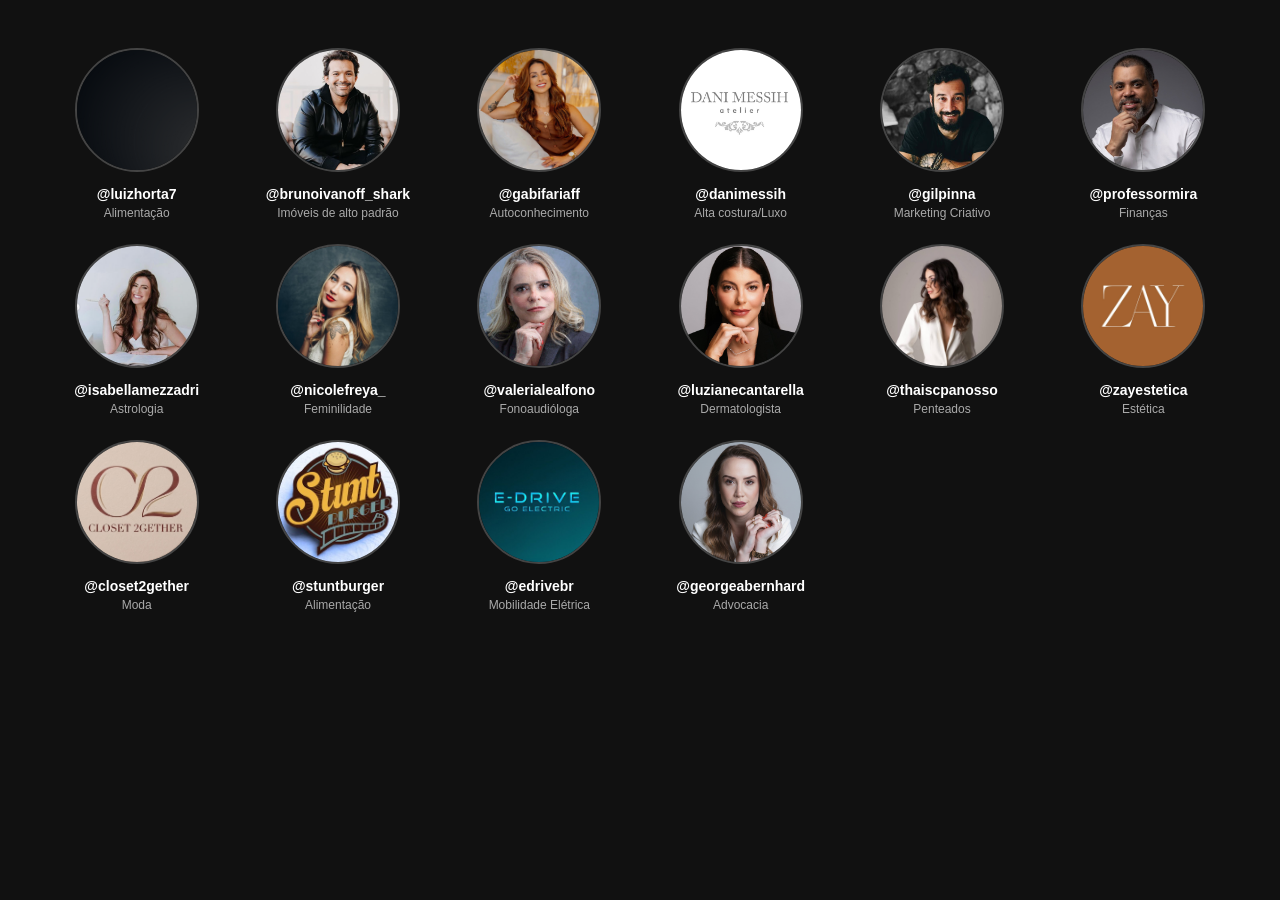
<file: clientes/index.html>
<!DOCTYPE html>
<html lang="pt-BR">
<head>
<meta charset="UTF-8">
<title>Clientes</title>
<style>
  body { font-family: sans-serif; background: #111; color: #fff; padding: 40px; }
  .grid { display: grid; grid-template-columns: repeat(auto-fill, minmax(160px, 1fr)); gap: 24px; }
  .card { text-align: center; }
  .card img { width: 120px; height: 120px; object-fit: cover; border-radius: 50%; border: 2px solid #444; }
  .card .handle { margin-top: 10px; font-weight: bold; font-size: 14px; }
  .card .nicho { margin-top: 4px; font-size: 12px; color: #aaa; }
</style>
</head>
<body>
<div class="grid">
  <div class="card"><img src="luizhorta7.png"><div class="handle">@luizhorta7</div><div class="nicho">Alimentação</div></div>
  <div class="card"><img src="brunoivanoff_shark.png"><div class="handle">@brunoivanoff_shark</div><div class="nicho">Imóveis de alto padrão</div></div>
  <div class="card"><img src="gabifariaff.png"><div class="handle">@gabifariaff</div><div class="nicho">Autoconhecimento</div></div>
  <div class="card"><img src="danimessih.png"><div class="handle">@danimessih</div><div class="nicho">Alta costura/Luxo</div></div>
  <div class="card"><img src="gilpinna.png"><div class="handle">@gilpinna</div><div class="nicho">Marketing Criativo</div></div>
  <div class="card"><img src="professormira.jpg"><div class="handle">@professormira</div><div class="nicho">Finanças</div></div>
  <div class="card"><img src="isabellamezzadri.png"><div class="handle">@isabellamezzadri</div><div class="nicho">Astrologia</div></div>
  <div class="card"><img src="nicolefreya_.jpg"><div class="handle">@nicolefreya_</div><div class="nicho">Feminilidade</div></div>
  <div class="card"><img src="valerialealfono.png"><div class="handle">@valerialealfono</div><div class="nicho">Fonoaudióloga</div></div>
  <div class="card"><img src="luzianecantarella.jpg"><div class="handle">@luzianecantarella</div><div class="nicho">Dermatologista</div></div>
  <div class="card"><img src="thaiscpanosso.jpg"><div class="handle">@thaiscpanosso</div><div class="nicho">Penteados</div></div>
  <div class="card"><img src="zayestetica.jpg"><div class="handle">@zayestetica</div><div class="nicho">Estética</div></div>
  <div class="card"><img src="closet2gether.jpg"><div class="handle">@closet2gether</div><div class="nicho">Moda</div></div>
  <div class="card"><img src="stuntburger.jpg"><div class="handle">@stuntburger</div><div class="nicho">Alimentação</div></div>
  <div class="card"><img src="edrivebr.jpg"><div class="handle">@edrivebr</div><div class="nicho">Mobilidade Elétrica</div></div>
  <div class="card"><img src="georgeabernhard.jpg"><div class="handle">@georgeabernhard</div><div class="nicho">Advocacia</div></div>
</div>
</body>
</html>
</file>
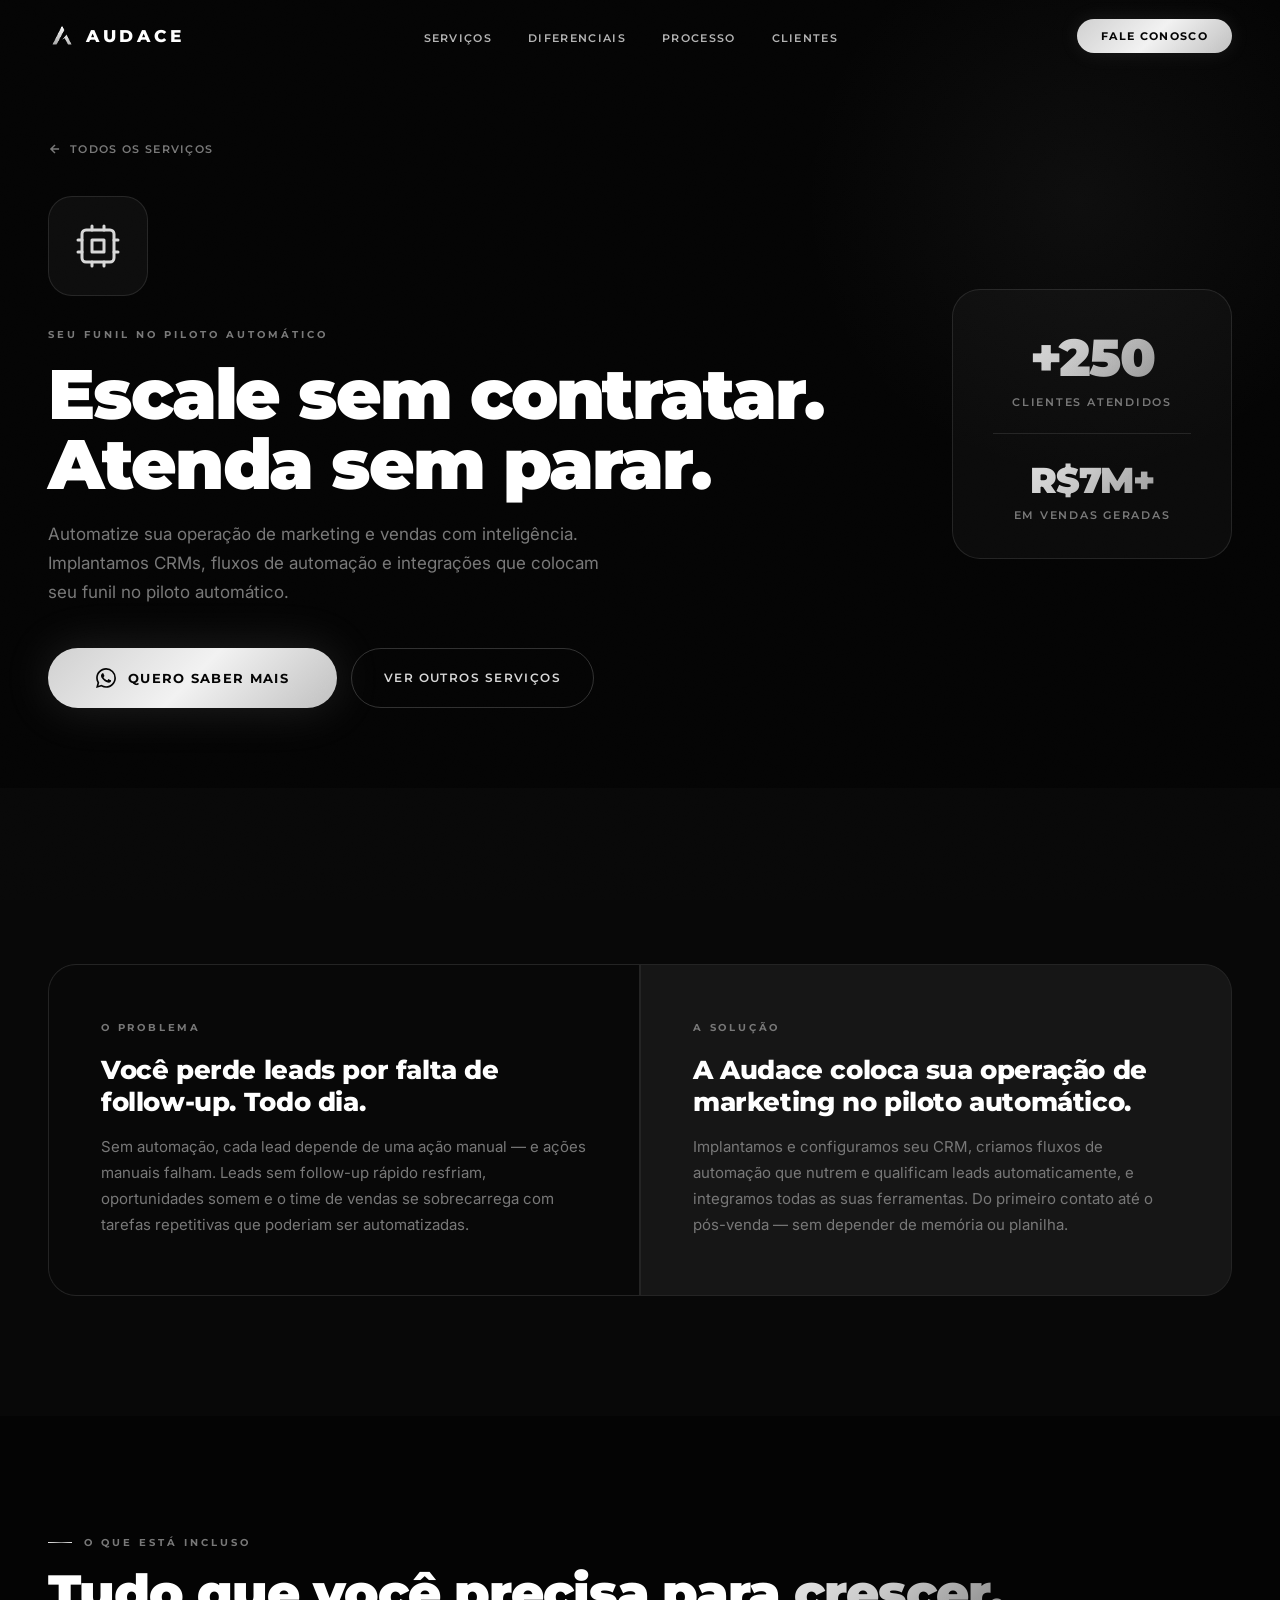
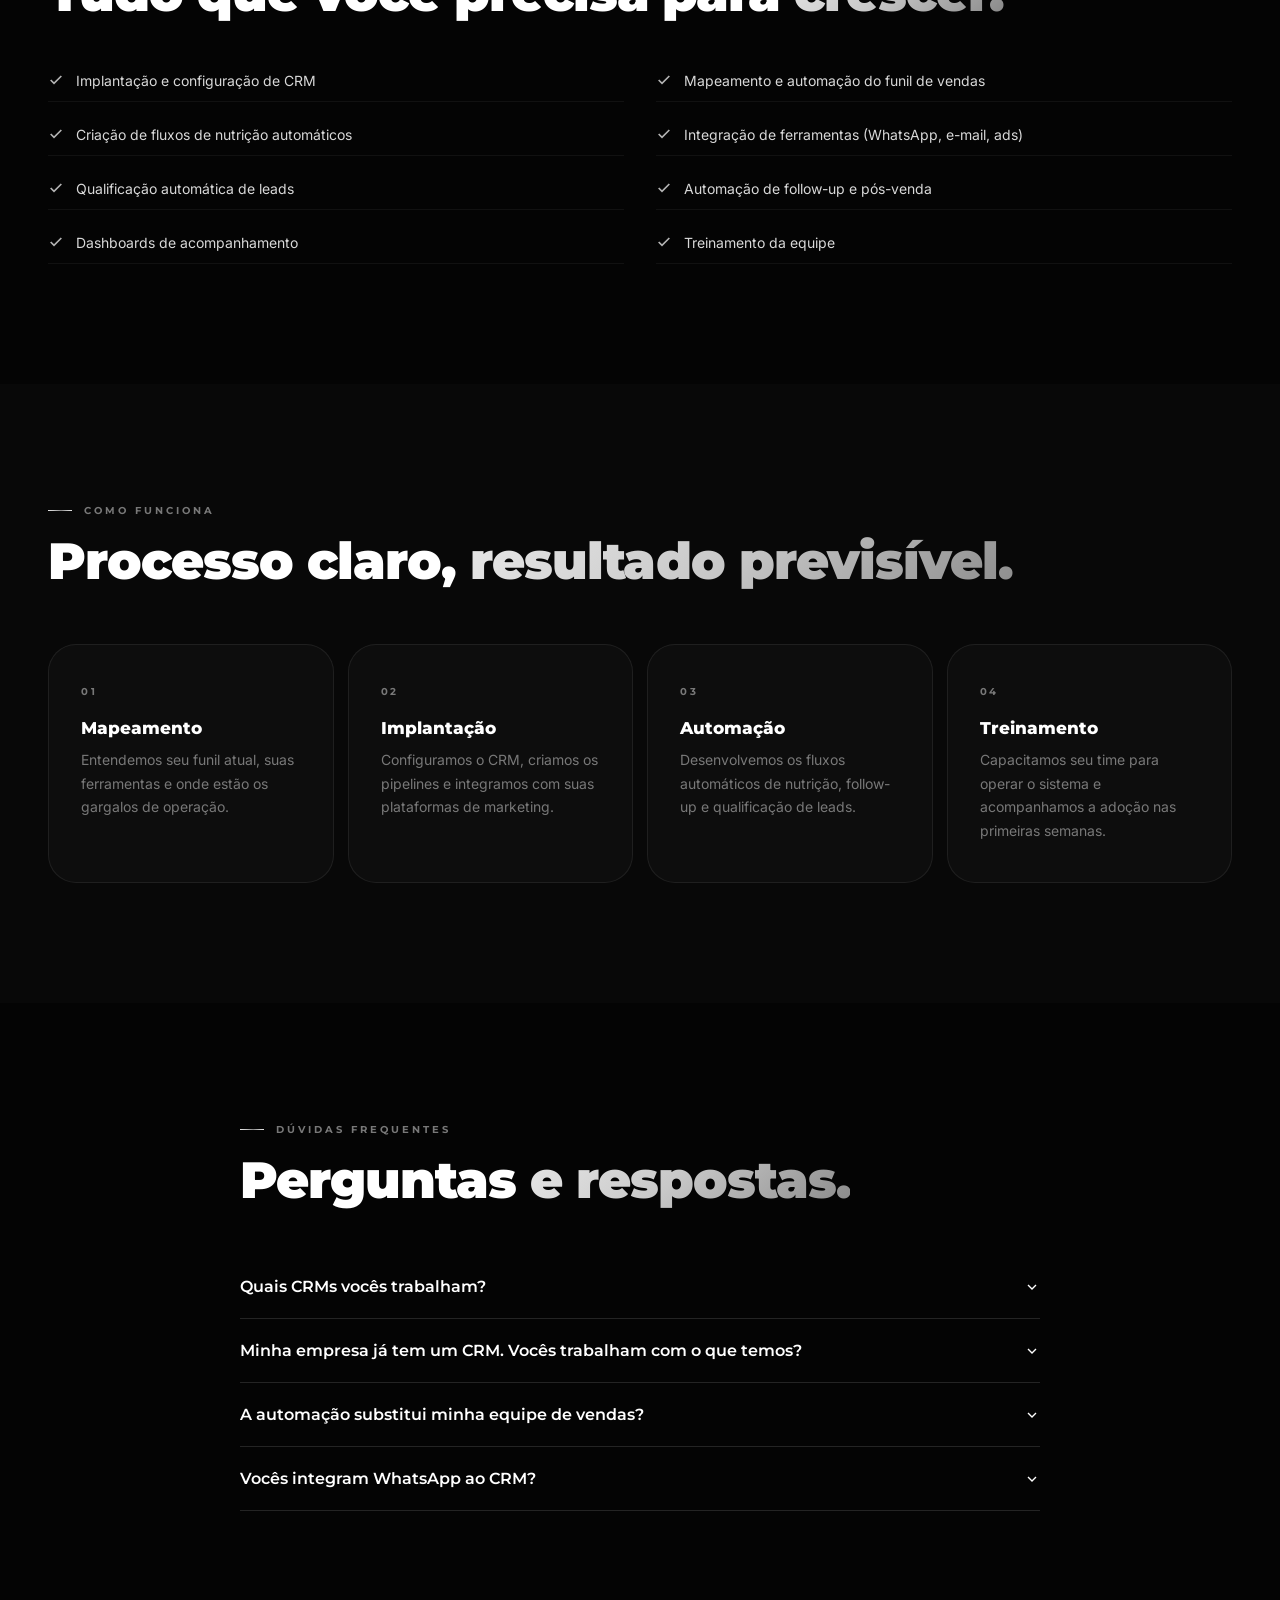
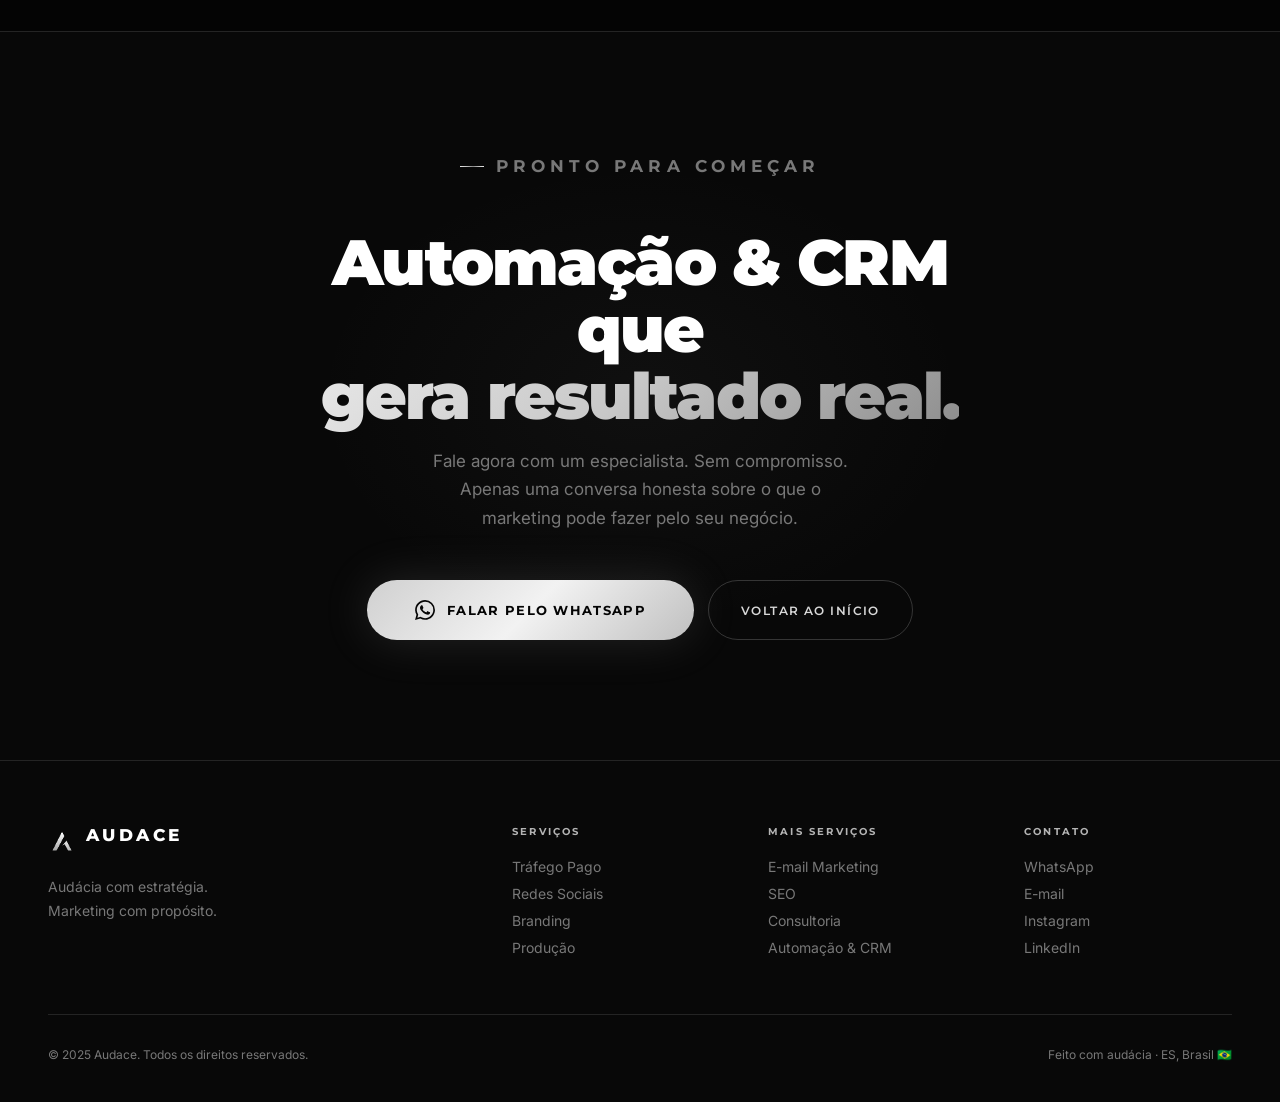
<file: servicos/automacao-crm.html>
<!DOCTYPE html>
<html lang="pt-BR">
<head>
  <meta charset="UTF-8">
  <meta name="viewport" content="width=device-width, initial-scale=1.0">
  <title>Automação & CRM | Audace</title>
  <meta name="description" content="Automatize sua operação de marketing e vendas com inteligência. Implantamos CRMs, fluxos de automação e integrações que colocam seu funil no piloto automático.">
  <link rel="icon" type="image/svg+xml" href="../logo-branca.svg">
  <link rel="stylesheet" href="../style.css?v=5">
  <style>
    .svc-hero {
      min-height: 78vh;
      display: flex;
      align-items: center;
      padding: 140px 48px 80px;
      background: var(--black);
      position: relative;
      overflow: hidden;
    }
    .svc-hero::before {
      content: '';
      position: absolute;
      top: -100px; right: -100px;
      width: 600px; height: 600px;
      background: radial-gradient(circle, rgba(140,140,140,0.07) 0%, transparent 65%);
      pointer-events: none;
    }
    .svc-hero-inner {
      max-width: 1200px;
      margin: 0 auto;
      width: 100%;
      display: grid;
      grid-template-columns: 1fr auto;
      gap: 60px;
      align-items: center;
    }
    .svc-hero-icon {
      width: 100px; height: 100px;
      background: rgba(255,255,255,0.04);
      border: 1px solid rgba(255,255,255,0.1);
      border-radius: 24px;
      display: flex;
      align-items: center;
      justify-content: center;
      margin-bottom: 32px;
      color: var(--silver-light);
    }
    .svc-hero-icon svg { width: 48px; height: 48px; }
    .svc-tagline {
      font-family: var(--font-head);
      font-size: 10px;
      font-weight: 700;
      letter-spacing: .3em;
      text-transform: uppercase;
      color: var(--silver-dark);
      margin-bottom: 18px;
    }
    .svc-hero h1 {
      font-family: var(--font-head);
      font-weight: 900;
      font-size: clamp(38px, 5.5vw, 72px);
      line-height: 1.0;
      letter-spacing: -.03em;
      color: var(--white-pure);
      margin-bottom: 20px;
    }
    .svc-hero p {
      font-size: 17px;
      line-height: 1.72;
      color: var(--silver-dark);
      max-width: 560px;
      margin-bottom: 40px;
    }
    .svc-hero-badge {
      background: rgba(255,255,255,0.03);
      border: 1px solid rgba(255,255,255,0.1);
      border-radius: var(--radius-lg);
      padding: 36px 40px;
      min-width: 280px;
      text-align: center;
      flex-shrink: 0;
    }
    .badge-val {
      font-family: var(--font-head);
      font-weight: 900;
      font-size: 52px;
      letter-spacing: -.03em;
      background: var(--grad-silver);
      background-size: 200% auto;
      -webkit-background-clip: text;
      -webkit-text-fill-color: transparent;
      background-clip: text;
      animation: shine 5s linear infinite;
    }
    .badge-lbl {
      font-family: var(--font-head);
      font-size: 11px;
      font-weight: 600;
      letter-spacing: .16em;
      text-transform: uppercase;
      color: var(--silver-dark);
      margin-top: 6px;
    }
    .problem-solution {
      display: grid;
      grid-template-columns: 1fr 1fr;
      gap: 2px;
      background: var(--gray-border);
      border-radius: var(--radius-lg);
      overflow: hidden;
      border: 1px solid var(--gray-border);
      margin-top: 56px;
    }
    .ps-card {
      background: var(--gray-deep);
      padding: 56px 52px;
    }
    .ps-label {
      font-family: var(--font-head);
      font-size: 10px;
      font-weight: 700;
      letter-spacing: .28em;
      text-transform: uppercase;
      color: var(--silver-dark);
      margin-bottom: 20px;
    }
    .ps-card h3 {
      font-family: var(--font-head);
      font-size: 26px;
      font-weight: 800;
      letter-spacing: -.015em;
      color: var(--white-pure);
      margin-bottom: 16px;
    }
    .ps-card p {
      font-size: 15px;
      line-height: 1.75;
      color: var(--silver-dark);
    }
    .includes-grid {
      display: grid;
      grid-template-columns: repeat(2, 1fr);
      gap: 12px 32px;
      margin-top: 40px;
    }
    .inc-item {
      display: flex;
      align-items: center;
      gap: 12px;
      font-size: 14px;
      color: var(--silver-light);
      padding: 12px 0;
      border-bottom: 1px solid rgba(255,255,255,0.05);
    }
    .inc-item svg { color: var(--silver); flex-shrink:0; }
    .steps-grid {
      display: grid;
      grid-template-columns: repeat(4, 1fr);
      gap: 14px;
      margin-top: 56px;
    }
    .step-card {
      background: rgba(255,255,255,0.025);
      border: 1px solid rgba(255,255,255,0.07);
      border-radius: var(--radius-lg);
      padding: 40px 32px;
      position: relative;
    }
    .step-card::before {
      content: attr(data-step);
      font-family: var(--font-head);
      font-size: 10px;
      font-weight: 700;
      letter-spacing: .25em;
      color: var(--silver-dark);
      display: block;
      margin-bottom: 20px;
    }
    .step-card h3 {
      font-family: var(--font-head);
      font-size: 17px;
      font-weight: 800;
      color: var(--white-pure);
      margin-bottom: 10px;
    }
    .step-card p { font-size: 14px; line-height: 1.68; color: var(--silver-dark); }
    .faq-item {
      border-bottom: 1px solid var(--gray-border);
    }
    .faq-q {
      width: 100%;
      display: flex;
      justify-content: space-between;
      align-items: center;
      padding: 22px 0;
      background: none;
      border: none;
      cursor: pointer;
      font-family: var(--font-head);
      font-size: 16px;
      font-weight: 600;
      color: var(--white-pure);
      text-align: left;
      gap: 16px;
    }
    .faq-q svg { flex-shrink:0; transition: transform .3s; }
    .faq-q.open svg { transform: rotate(180deg); }
    .faq-a {
      max-height: 0;
      overflow: hidden;
      transition: max-height .4s var(--ease-out);
    }
    .faq-a.open { max-height: 300px; }
    .faq-a p {
      font-size: 15px;
      line-height: 1.72;
      color: var(--silver-dark);
      padding-bottom: 22px;
    }
    .cta-svc {
      background: var(--gray-deep);
      border-top: 1px solid var(--gray-border);
      padding: 120px 48px;
      text-align: center;
      position: relative;
      overflow: hidden;
    }
    .cta-svc::before {
      content: '';
      position: absolute;
      top: 50%; left: 50%;
      transform: translate(-50%,-50%);
      width: 700px; height: 500px;
      background: radial-gradient(ellipse, rgba(140,140,140,0.06) 0%, transparent 65%);
      pointer-events: none;
    }
    .cta-svc h2 {
      font-family: var(--font-head);
      font-weight: 900;
      font-size: clamp(36px, 5vw, 68px);
      line-height: 1.05;
      letter-spacing: -.03em;
      color: var(--white-pure);
      margin-bottom: 16px;
      position: relative;
    }
    .cta-svc p {
      font-size: 17px;
      line-height: 1.68;
      color: var(--silver-dark);
      max-width: 440px;
      margin: 0 auto 48px;
      position: relative;
    }
    .back-link {
      display: inline-flex;
      align-items: center;
      gap: 8px;
      font-family: var(--font-head);
      font-size: 11px;
      font-weight: 600;
      letter-spacing: .12em;
      text-transform: uppercase;
      color: var(--silver-dark);
      margin-bottom: 40px;
      transition: color .25s;
    }
    .back-link:hover { color: var(--white-pure); }
    @media (max-width:900px) {
      .svc-hero-inner { grid-template-columns: 1fr; }
      .svc-hero-badge { display: none; }
      .problem-solution { grid-template-columns: 1fr; }
      .steps-grid { grid-template-columns: repeat(2,1fr); }
      .includes-grid { grid-template-columns: 1fr; }
    }
    @media (max-width:600px) {
      .svc-hero { padding: 120px 24px 60px; }
      .steps-grid { grid-template-columns: 1fr; }
    }
  </style>
</head>
<body>
  <div id="cursor"></div>
  <div id="cursor-ring"></div>
  <div id="scroll-progress"></div>

  <nav id="nav">
    <a href="../index.html" class="nav-logo">
      <img class="logo-mark" src="../logo-branca.svg" alt="Audace">
      <span class="logo-text">AUDACE</span>
    </a>
    <ul class="nav-links">
      <li><a href="../index.html#servicos">Serviços</a></li>
      <li><a href="../index.html#diferenciais">Diferenciais</a></li>
      <li><a href="../index.html#processo">Processo</a></li>
      <li><a href="../index.html#depoimentos">Clientes</a></li>
    </ul>
    <a href="https://wa.me/5527998805559?text=Ol%C3%A1%21%20Vim%20pelo%20site%20da%20Audace%20e%20tenho%20interesse%20em%20Automa%C3%A7%C3%A3o%20%26%20CRM%20para%20minha%20empresa.%20Poderia%20me%20dar%20mais%20informa%C3%A7%C3%B5es%3F" class="btn-nav" target="_blank" rel="noopener">Fale Conosco</a>
  </nav>

  <!-- HERO -->
  <section class="svc-hero">
    <div class="svc-hero-inner">
      <div>
        <a href="../index.html#servicos" class="back-link">
          <svg width="14" height="14" fill="none" stroke="currentColor" stroke-width="2.5" viewBox="0 0 24 24"><path d="M19 12H5M12 5l-7 7 7 7"/></svg>
          Todos os serviços
        </a>
        <div class="svc-hero-icon">
          <svg viewBox="0 0 24 24" fill="none" stroke="currentColor" stroke-width="1.5" stroke-linecap="round" stroke-linejoin="round"><rect x="4" y="4" width="16" height="16" rx="2"/><rect x="9" y="9" width="6" height="6"/><path d="M15 2v2M15 20v2M9 2v2M9 20v2M2 15h2M20 15h2M2 9h2M20 9h2"/></svg>
        </div>
        <div class="svc-tagline">Seu funil no piloto automático</div>
        <h1 class="reveal">Escale sem contratar.<br>Atenda sem parar.</h1>
        <p class="reveal">Automatize sua operação de marketing e vendas com inteligência. Implantamos CRMs, fluxos de automação e integrações que colocam seu funil no piloto automático.</p>
        <div class="reveal" style="display:flex;gap:14px;flex-wrap:wrap;">
          <a href="https://wa.me/5527998805559?text=Ol%C3%A1%21%20Vim%20pelo%20site%20da%20Audace%20e%20tenho%20interesse%20em%20Automa%C3%A7%C3%A3o%20%26%20CRM%20para%20minha%20empresa.%20Poderia%20me%20dar%20mais%20informa%C3%A7%C3%B5es%3F" class="btn-whatsapp" target="_blank" rel="noopener">
            <svg width="20" height="20" viewBox="0 0 24 24" fill="currentColor"><path d="M17.472 14.382c-.297-.149-1.758-.867-2.03-.967-.273-.099-.471-.148-.67.15-.197.297-.767.966-.94 1.164-.173.199-.347.223-.644.075-.297-.15-1.255-.463-2.39-1.475-.883-.788-1.48-1.761-1.653-2.059-.173-.297-.018-.458.13-.606.134-.133.298-.347.446-.52.149-.174.198-.298.298-.497.099-.198.05-.371-.025-.52-.075-.149-.669-1.612-.916-2.207-.242-.579-.487-.5-.669-.51-.173-.008-.371-.01-.57-.01-.198 0-.52.074-.792.372-.272.297-1.04 1.016-1.04 2.479 0 1.462 1.065 2.875 1.213 3.074.149.198 2.096 3.2 5.077 4.487.709.306 1.262.489 1.694.625.712.227 1.36.195 1.871.118.571-.085 1.758-.719 2.006-1.413.248-.694.248-1.289.173-1.413-.074-.124-.272-.198-.57-.347m-5.421 7.403h-.004a9.87 9.87 0 01-5.031-1.378l-.361-.214-3.741.982.998-3.648-.235-.374a9.86 9.86 0 01-1.51-5.26c.001-5.45 4.436-9.884 9.888-9.884 2.64 0 5.122 1.03 6.988 2.898a9.825 9.825 0 012.893 6.994c-.003 5.45-4.437 9.884-9.885 9.884m8.413-18.297A11.815 11.815 0 0012.05 0C5.495 0 .16 5.335.157 11.892c0 2.096.547 4.142 1.588 5.945L.057 24l6.305-1.654a11.882 11.882 0 005.683 1.448h.005c6.554 0 11.89-5.335 11.893-11.893a11.821 11.821 0 00-3.48-8.413z"/></svg>
            Quero saber mais
          </a>
          <a href="../index.html#servicos" class="btn-ghost">Ver outros serviços</a>
        </div>
      </div>
      <div class="svc-hero-badge reveal-right">
        <div class="badge-val">+250</div>
        <div class="badge-lbl">Clientes Atendidos</div>
        <div style="margin-top:24px;padding-top:24px;border-top:1px solid var(--gray-border);">
          <div class="badge-val" style="font-size:36px;">R$7M+</div>
          <div class="badge-lbl">Em Vendas Geradas</div>
        </div>
      </div>
    </div>
  </section>

  <!-- PROBLEM + SOLUTION -->
  <section class="section" style="background:var(--gray-deep);">
    <div style="max-width:1200px;margin:0 auto;">
      <div class="problem-solution">
        <div class="ps-card reveal-left">
          <div class="ps-label">O Problema</div>
          <h3>Você perde leads por falta de follow-up. Todo dia.</h3>
          <p>Sem automação, cada lead depende de uma ação manual — e ações manuais falham. Leads sem follow-up rápido resfriam, oportunidades somem e o time de vendas se sobrecarrega com tarefas repetitivas que poderiam ser automatizadas.</p>
        </div>
        <div class="ps-card reveal-right" style="background:var(--gray-mid);">
          <div class="ps-label">A Solução</div>
          <h3>A Audace coloca sua operação de marketing no piloto automático.</h3>
          <p>Implantamos e configuramos seu CRM, criamos fluxos de automação que nutrem e qualificam leads automaticamente, e integramos todas as suas ferramentas. Do primeiro contato até o pós-venda — sem depender de memória ou planilha.</p>
        </div>
      </div>
    </div>
  </section>

  <!-- INCLUDES -->
  <section class="section">
    <div style="max-width:1200px;margin:0 auto;">
      <p class="section-label reveal">O que está incluso</p>
      <h2 class="section-title reveal">Tudo que você precisa para <span class="gradient-text">crescer.</span></h2>
      <ul class="includes-grid">
          <li class="inc-item">
            <svg width="16" height="16" fill="none" stroke="currentColor" stroke-width="2.5" viewBox="0 0 24 24"><path d="M20 6L9 17l-5-5"/></svg>
            Implantação e configuração de CRM
          </li>
          <li class="inc-item">
            <svg width="16" height="16" fill="none" stroke="currentColor" stroke-width="2.5" viewBox="0 0 24 24"><path d="M20 6L9 17l-5-5"/></svg>
            Mapeamento e automação do funil de vendas
          </li>
          <li class="inc-item">
            <svg width="16" height="16" fill="none" stroke="currentColor" stroke-width="2.5" viewBox="0 0 24 24"><path d="M20 6L9 17l-5-5"/></svg>
            Criação de fluxos de nutrição automáticos
          </li>
          <li class="inc-item">
            <svg width="16" height="16" fill="none" stroke="currentColor" stroke-width="2.5" viewBox="0 0 24 24"><path d="M20 6L9 17l-5-5"/></svg>
            Integração de ferramentas (WhatsApp, e-mail, ads)
          </li>
          <li class="inc-item">
            <svg width="16" height="16" fill="none" stroke="currentColor" stroke-width="2.5" viewBox="0 0 24 24"><path d="M20 6L9 17l-5-5"/></svg>
            Qualificação automática de leads
          </li>
          <li class="inc-item">
            <svg width="16" height="16" fill="none" stroke="currentColor" stroke-width="2.5" viewBox="0 0 24 24"><path d="M20 6L9 17l-5-5"/></svg>
            Automação de follow-up e pós-venda
          </li>
          <li class="inc-item">
            <svg width="16" height="16" fill="none" stroke="currentColor" stroke-width="2.5" viewBox="0 0 24 24"><path d="M20 6L9 17l-5-5"/></svg>
            Dashboards de acompanhamento
          </li>
          <li class="inc-item">
            <svg width="16" height="16" fill="none" stroke="currentColor" stroke-width="2.5" viewBox="0 0 24 24"><path d="M20 6L9 17l-5-5"/></svg>
            Treinamento da equipe
          </li>
      </ul>
    </div>
  </section>

  <!-- STEPS -->
  <section class="section dot-grid" style="background:var(--gray-deep);">
    <div style="max-width:1200px;margin:0 auto;">
      <p class="section-label reveal">Como funciona</p>
      <h2 class="section-title reveal">Processo claro, <span class="gradient-text">resultado previsível.</span></h2>
      <div class="steps-grid">
        <div class="step-card reveal" data-step="01">
          <h3>Mapeamento</h3>
          <p>Entendemos seu funil atual, suas ferramentas e onde estão os gargalos de operação.</p>
        </div>
        <div class="step-card reveal" data-step="02">
          <h3>Implantação</h3>
          <p>Configuramos o CRM, criamos os pipelines e integramos com suas plataformas de marketing.</p>
        </div>
        <div class="step-card reveal" data-step="03">
          <h3>Automação</h3>
          <p>Desenvolvemos os fluxos automáticos de nutrição, follow-up e qualificação de leads.</p>
        </div>
        <div class="step-card reveal" data-step="04">
          <h3>Treinamento</h3>
          <p>Capacitamos seu time para operar o sistema e acompanhamos a adoção nas primeiras semanas.</p>
        </div>
      </div>
    </div>
  </section>

  <!-- FAQ -->
  <section class="section">
    <div style="max-width:800px;margin:0 auto;">
      <p class="section-label reveal">Dúvidas frequentes</p>
      <h2 class="section-title reveal" style="margin-bottom:48px;">Perguntas <span class="gradient-text">e respostas.</span></h2>
      
        <div class="faq-item">
          <button class="faq-q" onclick="toggleFaq(this)">
            Quais CRMs vocês trabalham?
            <svg width="16" height="16" fill="none" stroke="currentColor" stroke-width="2" viewBox="0 0 24 24"><path d="M6 9l6 6 6-6"/></svg>
          </button>
          <div class="faq-a"><p>HubSpot, RD Station, Pipedrive, ActiveCampaign, Zoho CRM e outros. Recomendamos o melhor para o seu perfil.</p></div>
        </div>
        <div class="faq-item">
          <button class="faq-q" onclick="toggleFaq(this)">
            Minha empresa já tem um CRM. Vocês trabalham com o que temos?
            <svg width="16" height="16" fill="none" stroke="currentColor" stroke-width="2" viewBox="0 0 24 24"><path d="M6 9l6 6 6-6"/></svg>
          </button>
          <div class="faq-a"><p>Sim. Otimizamos e automatizamos CRMs existentes que não estão sendo usados ao máximo.</p></div>
        </div>
        <div class="faq-item">
          <button class="faq-q" onclick="toggleFaq(this)">
            A automação substitui minha equipe de vendas?
            <svg width="16" height="16" fill="none" stroke="currentColor" stroke-width="2" viewBox="0 0 24 24"><path d="M6 9l6 6 6-6"/></svg>
          </button>
          <div class="faq-a"><p>Não. Ela elimina tarefas repetitivas e garante que nenhum lead seja esquecido — liberando sua equipe para focar em fechar negócios.</p></div>
        </div>
        <div class="faq-item">
          <button class="faq-q" onclick="toggleFaq(this)">
            Vocês integram WhatsApp ao CRM?
            <svg width="16" height="16" fill="none" stroke="currentColor" stroke-width="2" viewBox="0 0 24 24"><path d="M6 9l6 6 6-6"/></svg>
          </button>
          <div class="faq-a"><p>Sim. Configuramos a integração com WhatsApp Business API para que as conversas sejam centralizadas e automatizadas.</p></div>
        </div>
    </div>
  </section>

  <!-- CTA -->
  <section class="cta-svc">
    <div style="position:relative;z-index:2;max-width:700px;margin:0 auto;">
      <p class="section-label reveal" style="justify-content:center;">Pronto para começar</p>
      <h2 class="reveal">Automação & CRM que<br><span class="gradient-text">gera resultado real.</span></h2>
      <p class="reveal">Fale agora com um especialista. Sem compromisso. Apenas uma conversa honesta sobre o que o marketing pode fazer pelo seu negócio.</p>
      <div class="reveal" style="display:flex;gap:14px;justify-content:center;flex-wrap:wrap;">
        <a href="https://wa.me/5527998805559?text=Ol%C3%A1%21%20Vim%20pelo%20site%20da%20Audace%20e%20tenho%20interesse%20em%20Automa%C3%A7%C3%A3o%20%26%20CRM%20para%20minha%20empresa.%20Poderia%20me%20dar%20mais%20informa%C3%A7%C3%B5es%3F" class="btn-whatsapp" target="_blank" rel="noopener">
          <svg width="20" height="20" viewBox="0 0 24 24" fill="currentColor"><path d="M17.472 14.382c-.297-.149-1.758-.867-2.03-.967-.273-.099-.471-.148-.67.15-.197.297-.767.966-.94 1.164-.173.199-.347.223-.644.075-.297-.15-1.255-.463-2.39-1.475-.883-.788-1.48-1.761-1.653-2.059-.173-.297-.018-.458.13-.606.134-.133.298-.347.446-.52.149-.174.198-.298.298-.497.099-.198.05-.371-.025-.52-.075-.149-.669-1.612-.916-2.207-.242-.579-.487-.5-.669-.51-.173-.008-.371-.01-.57-.01-.198 0-.52.074-.792.372-.272.297-1.04 1.016-1.04 2.479 0 1.462 1.065 2.875 1.213 3.074.149.198 2.096 3.2 5.077 4.487.709.306 1.262.489 1.694.625.712.227 1.36.195 1.871.118.571-.085 1.758-.719 2.006-1.413.248-.694.248-1.289.173-1.413-.074-.124-.272-.198-.57-.347m-5.421 7.403h-.004a9.87 9.87 0 01-5.031-1.378l-.361-.214-3.741.982.998-3.648-.235-.374a9.86 9.86 0 01-1.51-5.26c.001-5.45 4.436-9.884 9.888-9.884 2.64 0 5.122 1.03 6.988 2.898a9.825 9.825 0 012.893 6.994c-.003 5.45-4.437 9.884-9.885 9.884m8.413-18.297A11.815 11.815 0 0012.05 0C5.495 0 .16 5.335.157 11.892c0 2.096.547 4.142 1.588 5.945L.057 24l6.305-1.654a11.882 11.882 0 005.683 1.448h.005c6.554 0 11.89-5.335 11.893-11.893a11.821 11.821 0 00-3.48-8.413z"/></svg>
          Falar pelo WhatsApp
        </a>
        <a href="../index.html" class="btn-ghost">Voltar ao início</a>
      </div>
    </div>
  </section>

  <!-- FOOTER -->
  <footer>
    <div style="max-width:1200px;margin:0 auto;">
      <div class="footer-grid">
        <div class="footer-brand">
          <div class="nav-logo" style="margin-bottom:16px;">
            <img class="logo-mark" src="../logo-branca.svg" alt="Audace">
            <span class="logo-text" style="font-size:17px;">AUDACE</span>
          </div>
          <p>Audácia com estratégia.<br>Marketing com propósito.</p>
        </div>
        <div class="footer-col">
          <h4>Serviços</h4>
          <a href="trafego-pago.html">Tráfego Pago</a>
          <a href="social-media.html">Redes Sociais</a>
          <a href="branding.html">Branding</a>
          <a href="producao-conteudo.html">Produção</a>
        </div>
        <div class="footer-col">
          <h4>Mais serviços</h4>
          <a href="email-marketing.html">E-mail Marketing</a>
          <a href="seo.html">SEO</a>
          <a href="consultoria.html">Consultoria</a>
          <a href="automacao-crm.html">Automação & CRM</a>
        </div>
        <div class="footer-col">
          <h4>Contato</h4>
          <a href="https://wa.me/5527998805559" target="_blank">WhatsApp</a>
          <a href="mailto:contato@audace.com.br">E-mail</a>
          <a href="https://instagram.com/audace" target="_blank">Instagram</a>
          <a href="https://linkedin.com/company/audace" target="_blank">LinkedIn</a>
        </div>
      </div>
      <div class="footer-bottom">
        <p>© 2025 Audace. Todos os direitos reservados.</p>
        <p>Feito com audácia · ES, Brasil 🇧🇷</p>
      </div>
    </div>
  </footer>

  <script>
  (()=>{
    const cur=document.getElementById('cursor'),ring=document.getElementById('cursor-ring');
    let mx=0,my=0,rx=0,ry=0;
    document.addEventListener('mousemove',e=>{mx=e.clientX;my=e.clientY;cur.style.left=mx+'px';cur.style.top=my+'px';});
    (function lp(){rx+=(mx-rx)*.13;ry+=(my-ry)*.13;ring.style.left=rx+'px';ring.style.top=ry+'px';requestAnimationFrame(lp);})();
    document.querySelectorAll('a,button').forEach(el=>{
      el.addEventListener('mouseenter',()=>{cur.style.transform='translate(-50%,-50%) scale(2.5)';ring.style.opacity='0';});
      el.addEventListener('mouseleave',()=>{cur.style.transform='translate(-50%,-50%) scale(1)';ring.style.opacity='1';});
    });
    const nav=document.getElementById('nav'),prog=document.getElementById('scroll-progress');
    window.addEventListener('scroll',()=>{nav.classList.toggle('scrolled',scrollY>40);prog.style.width=(scrollY/(document.body.scrollHeight-innerHeight)*100)+'%';},{passive:true});
    const obs=new IntersectionObserver(es=>es.forEach(e=>{if(e.isIntersecting){e.target.classList.add('visible');obs.unobserve(e.target);}})  ,{threshold:.1});
    document.querySelectorAll('.reveal,.reveal-up,.reveal-left,.reveal-right').forEach(el=>obs.observe(el));
  })();
  function toggleFaq(btn){
    const a=btn.nextElementSibling;
    btn.classList.toggle('open');
    a.classList.toggle('open');
  }
  </script>
</body>
</html>
</file>
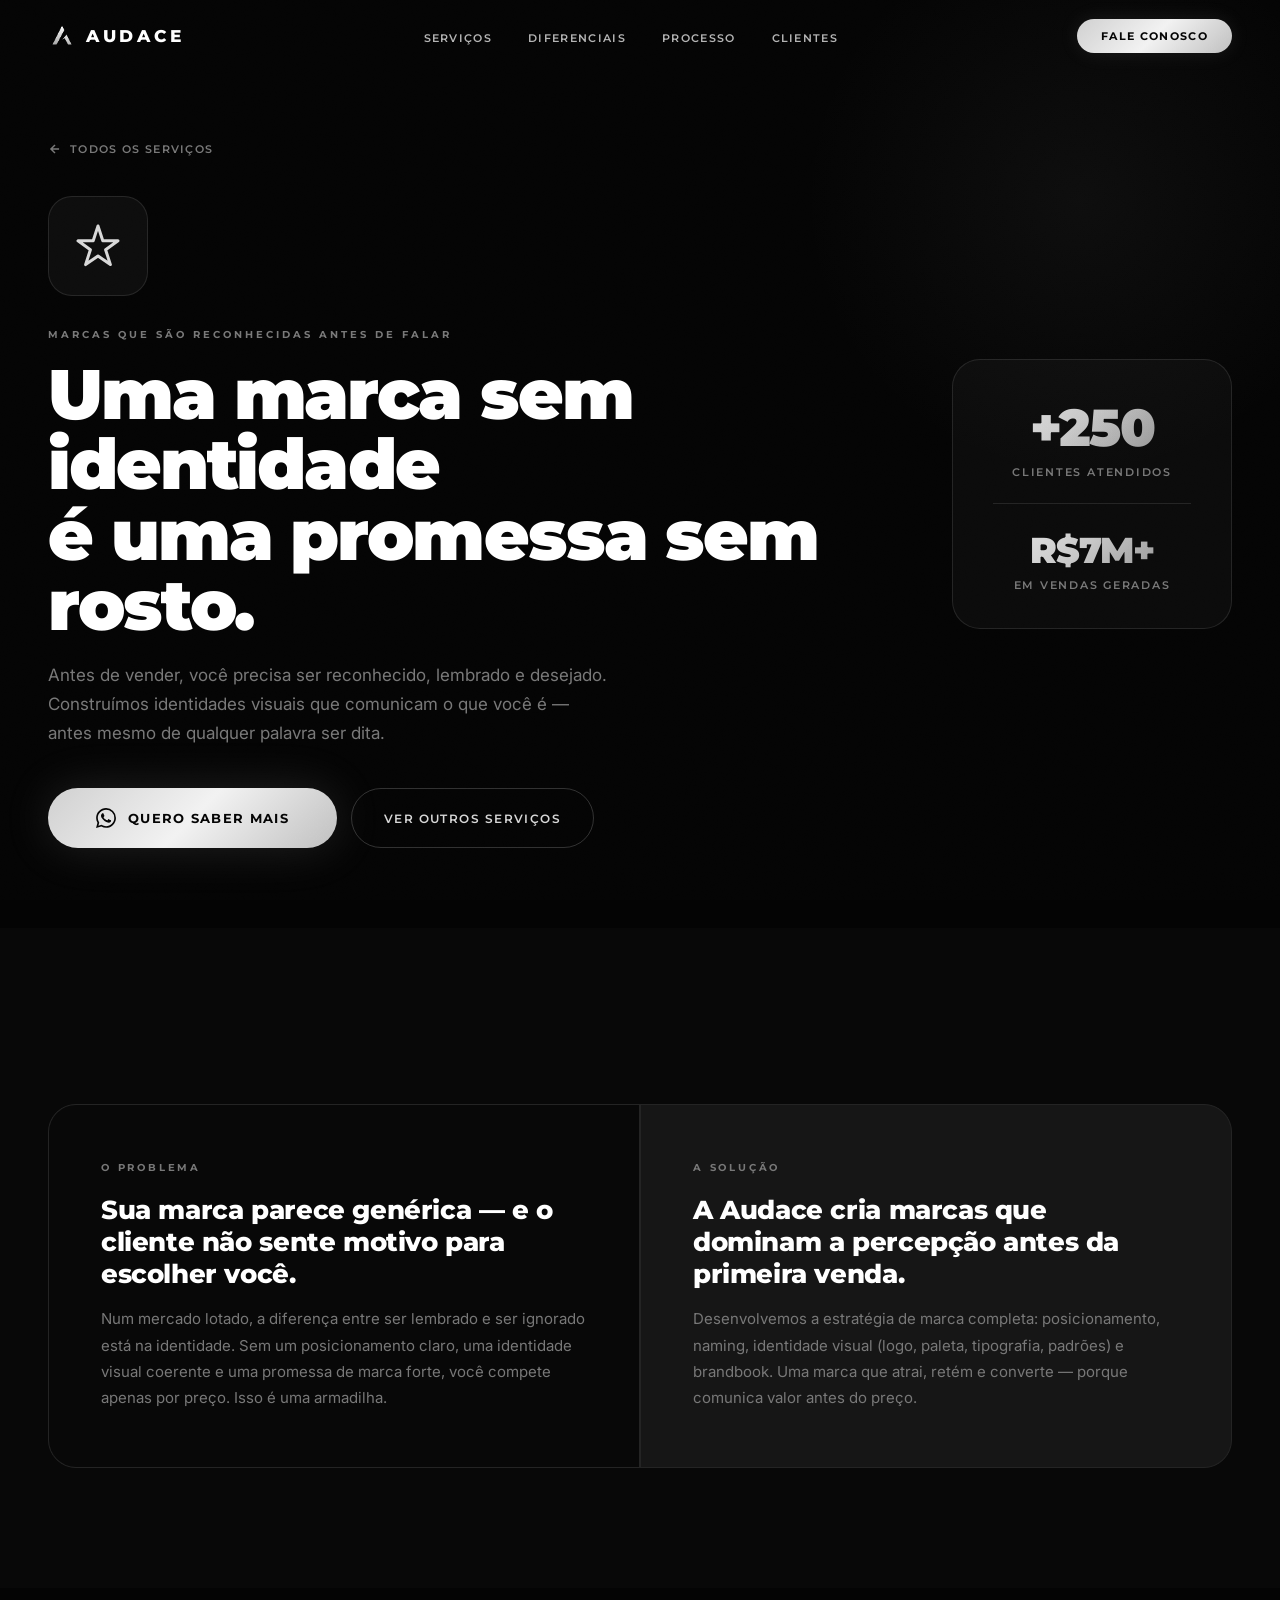
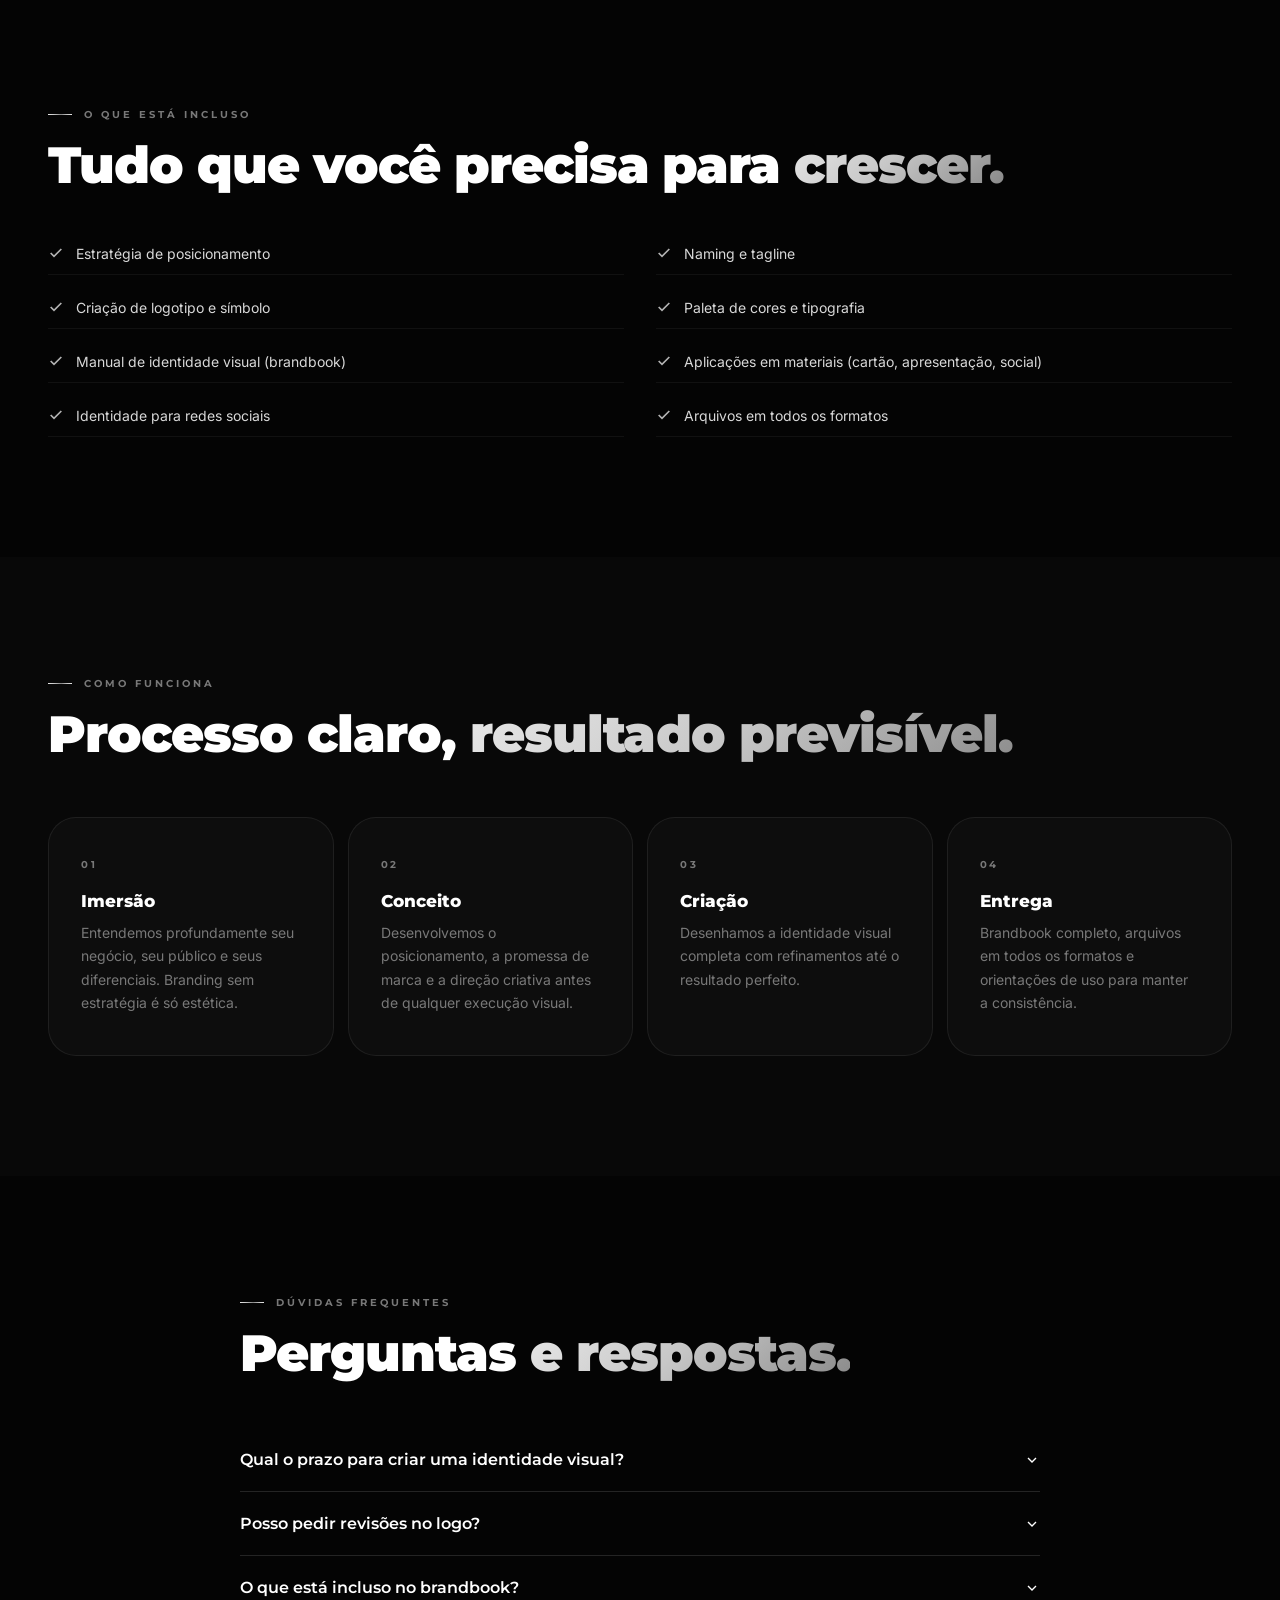
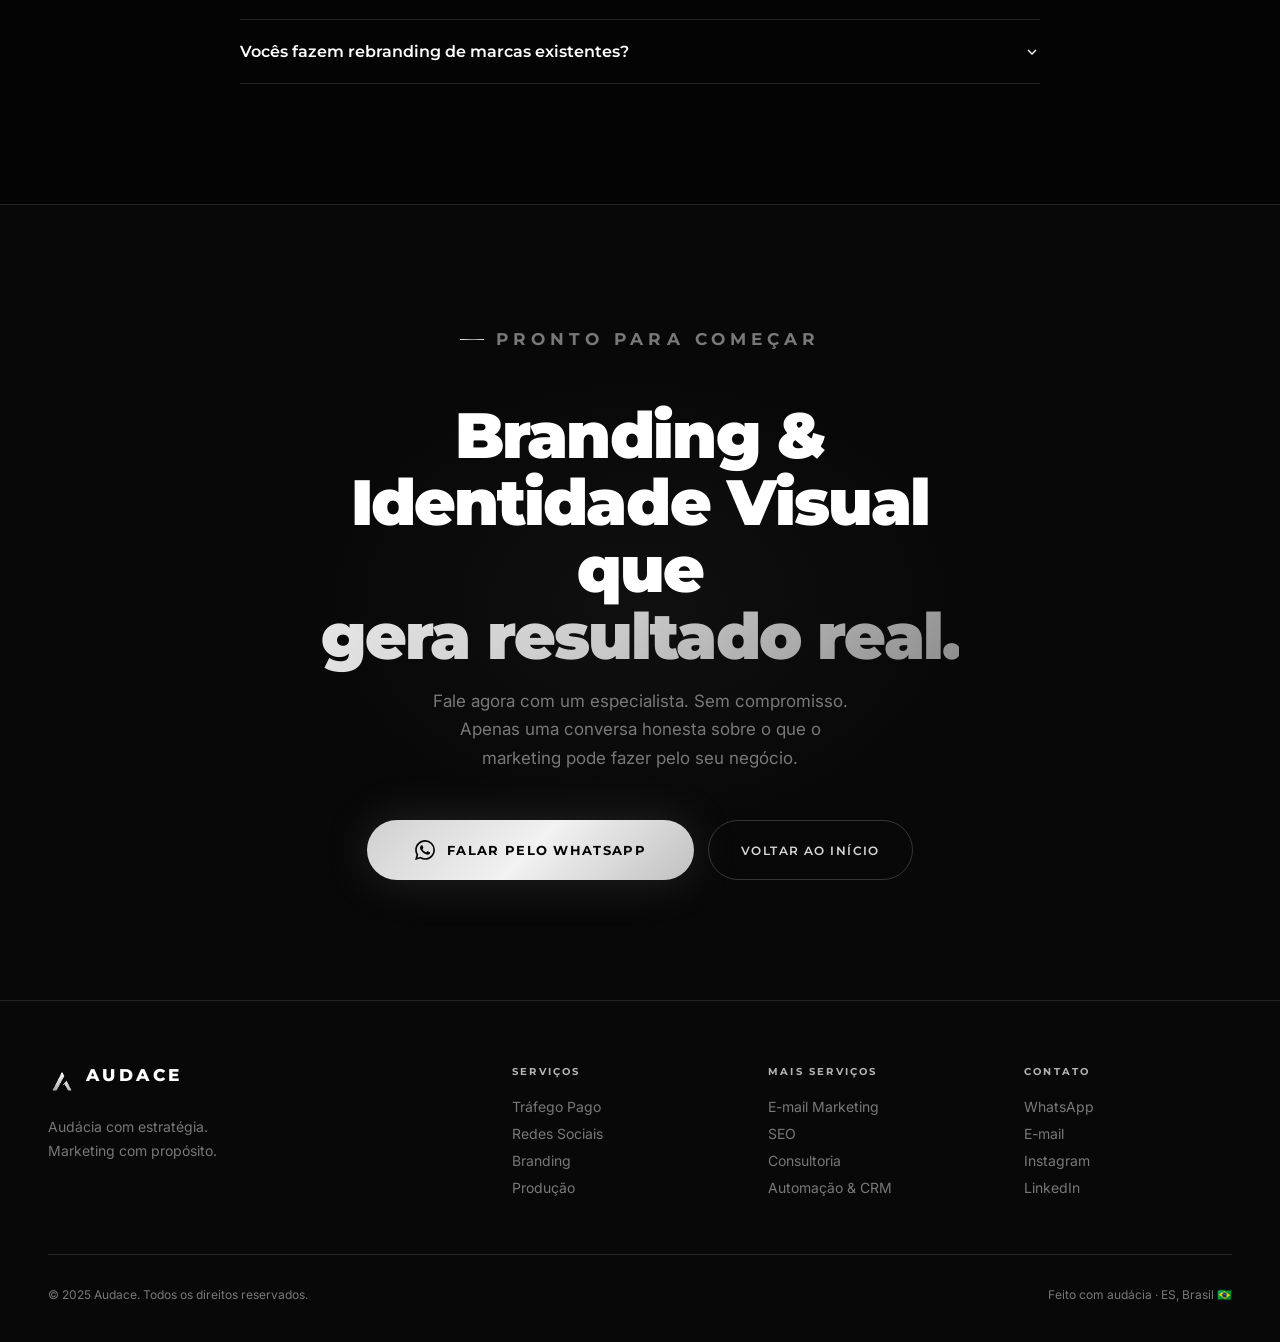
<file: servicos/branding.html>
<!DOCTYPE html>
<html lang="pt-BR">
<head>
  <meta charset="UTF-8">
  <meta name="viewport" content="width=device-width, initial-scale=1.0">
  <title>Branding & Identidade Visual | Audace</title>
  <meta name="description" content="Antes de vender, você precisa ser reconhecido, lembrado e desejado. Construímos identidades visuais que comunicam o que você é — antes mesmo de qualquer palavra ser dita.">
  <link rel="icon" type="image/svg+xml" href="../logo-branca.svg">
  <link rel="stylesheet" href="../style.css?v=5">
  <style>
    .svc-hero {
      min-height: 78vh;
      display: flex;
      align-items: center;
      padding: 140px 48px 80px;
      background: var(--black);
      position: relative;
      overflow: hidden;
    }
    .svc-hero::before {
      content: '';
      position: absolute;
      top: -100px; right: -100px;
      width: 600px; height: 600px;
      background: radial-gradient(circle, rgba(140,140,140,0.07) 0%, transparent 65%);
      pointer-events: none;
    }
    .svc-hero-inner {
      max-width: 1200px;
      margin: 0 auto;
      width: 100%;
      display: grid;
      grid-template-columns: 1fr auto;
      gap: 60px;
      align-items: center;
    }
    .svc-hero-icon {
      width: 100px; height: 100px;
      background: rgba(255,255,255,0.04);
      border: 1px solid rgba(255,255,255,0.1);
      border-radius: 24px;
      display: flex;
      align-items: center;
      justify-content: center;
      margin-bottom: 32px;
      color: var(--silver-light);
    }
    .svc-hero-icon svg { width: 48px; height: 48px; }
    .svc-tagline {
      font-family: var(--font-head);
      font-size: 10px;
      font-weight: 700;
      letter-spacing: .3em;
      text-transform: uppercase;
      color: var(--silver-dark);
      margin-bottom: 18px;
    }
    .svc-hero h1 {
      font-family: var(--font-head);
      font-weight: 900;
      font-size: clamp(38px, 5.5vw, 72px);
      line-height: 1.0;
      letter-spacing: -.03em;
      color: var(--white-pure);
      margin-bottom: 20px;
    }
    .svc-hero p {
      font-size: 17px;
      line-height: 1.72;
      color: var(--silver-dark);
      max-width: 560px;
      margin-bottom: 40px;
    }
    .svc-hero-badge {
      background: rgba(255,255,255,0.03);
      border: 1px solid rgba(255,255,255,0.1);
      border-radius: var(--radius-lg);
      padding: 36px 40px;
      min-width: 280px;
      text-align: center;
      flex-shrink: 0;
    }
    .badge-val {
      font-family: var(--font-head);
      font-weight: 900;
      font-size: 52px;
      letter-spacing: -.03em;
      background: var(--grad-silver);
      background-size: 200% auto;
      -webkit-background-clip: text;
      -webkit-text-fill-color: transparent;
      background-clip: text;
      animation: shine 5s linear infinite;
    }
    .badge-lbl {
      font-family: var(--font-head);
      font-size: 11px;
      font-weight: 600;
      letter-spacing: .16em;
      text-transform: uppercase;
      color: var(--silver-dark);
      margin-top: 6px;
    }
    .problem-solution {
      display: grid;
      grid-template-columns: 1fr 1fr;
      gap: 2px;
      background: var(--gray-border);
      border-radius: var(--radius-lg);
      overflow: hidden;
      border: 1px solid var(--gray-border);
      margin-top: 56px;
    }
    .ps-card {
      background: var(--gray-deep);
      padding: 56px 52px;
    }
    .ps-label {
      font-family: var(--font-head);
      font-size: 10px;
      font-weight: 700;
      letter-spacing: .28em;
      text-transform: uppercase;
      color: var(--silver-dark);
      margin-bottom: 20px;
    }
    .ps-card h3 {
      font-family: var(--font-head);
      font-size: 26px;
      font-weight: 800;
      letter-spacing: -.015em;
      color: var(--white-pure);
      margin-bottom: 16px;
    }
    .ps-card p {
      font-size: 15px;
      line-height: 1.75;
      color: var(--silver-dark);
    }
    .includes-grid {
      display: grid;
      grid-template-columns: repeat(2, 1fr);
      gap: 12px 32px;
      margin-top: 40px;
    }
    .inc-item {
      display: flex;
      align-items: center;
      gap: 12px;
      font-size: 14px;
      color: var(--silver-light);
      padding: 12px 0;
      border-bottom: 1px solid rgba(255,255,255,0.05);
    }
    .inc-item svg { color: var(--silver); flex-shrink:0; }
    .steps-grid {
      display: grid;
      grid-template-columns: repeat(4, 1fr);
      gap: 14px;
      margin-top: 56px;
    }
    .step-card {
      background: rgba(255,255,255,0.025);
      border: 1px solid rgba(255,255,255,0.07);
      border-radius: var(--radius-lg);
      padding: 40px 32px;
      position: relative;
    }
    .step-card::before {
      content: attr(data-step);
      font-family: var(--font-head);
      font-size: 10px;
      font-weight: 700;
      letter-spacing: .25em;
      color: var(--silver-dark);
      display: block;
      margin-bottom: 20px;
    }
    .step-card h3 {
      font-family: var(--font-head);
      font-size: 17px;
      font-weight: 800;
      color: var(--white-pure);
      margin-bottom: 10px;
    }
    .step-card p { font-size: 14px; line-height: 1.68; color: var(--silver-dark); }
    .faq-item {
      border-bottom: 1px solid var(--gray-border);
    }
    .faq-q {
      width: 100%;
      display: flex;
      justify-content: space-between;
      align-items: center;
      padding: 22px 0;
      background: none;
      border: none;
      cursor: pointer;
      font-family: var(--font-head);
      font-size: 16px;
      font-weight: 600;
      color: var(--white-pure);
      text-align: left;
      gap: 16px;
    }
    .faq-q svg { flex-shrink:0; transition: transform .3s; }
    .faq-q.open svg { transform: rotate(180deg); }
    .faq-a {
      max-height: 0;
      overflow: hidden;
      transition: max-height .4s var(--ease-out);
    }
    .faq-a.open { max-height: 300px; }
    .faq-a p {
      font-size: 15px;
      line-height: 1.72;
      color: var(--silver-dark);
      padding-bottom: 22px;
    }
    .cta-svc {
      background: var(--gray-deep);
      border-top: 1px solid var(--gray-border);
      padding: 120px 48px;
      text-align: center;
      position: relative;
      overflow: hidden;
    }
    .cta-svc::before {
      content: '';
      position: absolute;
      top: 50%; left: 50%;
      transform: translate(-50%,-50%);
      width: 700px; height: 500px;
      background: radial-gradient(ellipse, rgba(140,140,140,0.06) 0%, transparent 65%);
      pointer-events: none;
    }
    .cta-svc h2 {
      font-family: var(--font-head);
      font-weight: 900;
      font-size: clamp(36px, 5vw, 68px);
      line-height: 1.05;
      letter-spacing: -.03em;
      color: var(--white-pure);
      margin-bottom: 16px;
      position: relative;
    }
    .cta-svc p {
      font-size: 17px;
      line-height: 1.68;
      color: var(--silver-dark);
      max-width: 440px;
      margin: 0 auto 48px;
      position: relative;
    }
    .back-link {
      display: inline-flex;
      align-items: center;
      gap: 8px;
      font-family: var(--font-head);
      font-size: 11px;
      font-weight: 600;
      letter-spacing: .12em;
      text-transform: uppercase;
      color: var(--silver-dark);
      margin-bottom: 40px;
      transition: color .25s;
    }
    .back-link:hover { color: var(--white-pure); }
    @media (max-width:900px) {
      .svc-hero-inner { grid-template-columns: 1fr; }
      .svc-hero-badge { display: none; }
      .problem-solution { grid-template-columns: 1fr; }
      .steps-grid { grid-template-columns: repeat(2,1fr); }
      .includes-grid { grid-template-columns: 1fr; }
    }
    @media (max-width:600px) {
      .svc-hero { padding: 120px 24px 60px; }
      .steps-grid { grid-template-columns: 1fr; }
    }
  </style>
</head>
<body>
  <div id="cursor"></div>
  <div id="cursor-ring"></div>
  <div id="scroll-progress"></div>

  <nav id="nav">
    <a href="../index.html" class="nav-logo">
      <img class="logo-mark" src="../logo-branca.svg" alt="Audace">
      <span class="logo-text">AUDACE</span>
    </a>
    <ul class="nav-links">
      <li><a href="../index.html#servicos">Serviços</a></li>
      <li><a href="../index.html#diferenciais">Diferenciais</a></li>
      <li><a href="../index.html#processo">Processo</a></li>
      <li><a href="../index.html#depoimentos">Clientes</a></li>
    </ul>
    <a href="https://wa.me/5527998805559?text=Ol%C3%A1%21%20Vim%20pelo%20site%20da%20Audace%20e%20tenho%20interesse%20em%20Branding%20%26%20Identidade%20Visual%20para%20minha%20empresa.%20Poderia%20me%20dar%20mais%20informa%C3%A7%C3%B5es%3F" class="btn-nav" target="_blank" rel="noopener">Fale Conosco</a>
  </nav>

  <!-- HERO -->
  <section class="svc-hero">
    <div class="svc-hero-inner">
      <div>
        <a href="../index.html#servicos" class="back-link">
          <svg width="14" height="14" fill="none" stroke="currentColor" stroke-width="2.5" viewBox="0 0 24 24"><path d="M19 12H5M12 5l-7 7 7 7"/></svg>
          Todos os serviços
        </a>
        <div class="svc-hero-icon">
          <svg viewBox="0 0 24 24" fill="none" stroke="currentColor" stroke-width="1.5" stroke-linecap="round" stroke-linejoin="round"><path d="M12 2l2.4 7.4H22l-6.2 4.5 2.4 7.4L12 17l-6.2 4.3 2.4-7.4L2 9.4h7.6z"/></svg>
        </div>
        <div class="svc-tagline">Marcas que são reconhecidas antes de falar</div>
        <h1 class="reveal">Uma marca sem identidade<br>é uma promessa sem rosto.</h1>
        <p class="reveal">Antes de vender, você precisa ser reconhecido, lembrado e desejado. Construímos identidades visuais que comunicam o que você é — antes mesmo de qualquer palavra ser dita.</p>
        <div class="reveal" style="display:flex;gap:14px;flex-wrap:wrap;">
          <a href="https://wa.me/5527998805559?text=Ol%C3%A1%21%20Vim%20pelo%20site%20da%20Audace%20e%20tenho%20interesse%20em%20Branding%20%26%20Identidade%20Visual%20para%20minha%20empresa.%20Poderia%20me%20dar%20mais%20informa%C3%A7%C3%B5es%3F" class="btn-whatsapp" target="_blank" rel="noopener">
            <svg width="20" height="20" viewBox="0 0 24 24" fill="currentColor"><path d="M17.472 14.382c-.297-.149-1.758-.867-2.03-.967-.273-.099-.471-.148-.67.15-.197.297-.767.966-.94 1.164-.173.199-.347.223-.644.075-.297-.15-1.255-.463-2.39-1.475-.883-.788-1.48-1.761-1.653-2.059-.173-.297-.018-.458.13-.606.134-.133.298-.347.446-.52.149-.174.198-.298.298-.497.099-.198.05-.371-.025-.52-.075-.149-.669-1.612-.916-2.207-.242-.579-.487-.5-.669-.51-.173-.008-.371-.01-.57-.01-.198 0-.52.074-.792.372-.272.297-1.04 1.016-1.04 2.479 0 1.462 1.065 2.875 1.213 3.074.149.198 2.096 3.2 5.077 4.487.709.306 1.262.489 1.694.625.712.227 1.36.195 1.871.118.571-.085 1.758-.719 2.006-1.413.248-.694.248-1.289.173-1.413-.074-.124-.272-.198-.57-.347m-5.421 7.403h-.004a9.87 9.87 0 01-5.031-1.378l-.361-.214-3.741.982.998-3.648-.235-.374a9.86 9.86 0 01-1.51-5.26c.001-5.45 4.436-9.884 9.888-9.884 2.64 0 5.122 1.03 6.988 2.898a9.825 9.825 0 012.893 6.994c-.003 5.45-4.437 9.884-9.885 9.884m8.413-18.297A11.815 11.815 0 0012.05 0C5.495 0 .16 5.335.157 11.892c0 2.096.547 4.142 1.588 5.945L.057 24l6.305-1.654a11.882 11.882 0 005.683 1.448h.005c6.554 0 11.89-5.335 11.893-11.893a11.821 11.821 0 00-3.48-8.413z"/></svg>
            Quero saber mais
          </a>
          <a href="../index.html#servicos" class="btn-ghost">Ver outros serviços</a>
        </div>
      </div>
      <div class="svc-hero-badge reveal-right">
        <div class="badge-val">+250</div>
        <div class="badge-lbl">Clientes Atendidos</div>
        <div style="margin-top:24px;padding-top:24px;border-top:1px solid var(--gray-border);">
          <div class="badge-val" style="font-size:36px;">R$7M+</div>
          <div class="badge-lbl">Em Vendas Geradas</div>
        </div>
      </div>
    </div>
  </section>

  <!-- PROBLEM + SOLUTION -->
  <section class="section" style="background:var(--gray-deep);">
    <div style="max-width:1200px;margin:0 auto;">
      <div class="problem-solution">
        <div class="ps-card reveal-left">
          <div class="ps-label">O Problema</div>
          <h3>Sua marca parece genérica — e o cliente não sente motivo para escolher você.</h3>
          <p>Num mercado lotado, a diferença entre ser lembrado e ser ignorado está na identidade. Sem um posicionamento claro, uma identidade visual coerente e uma promessa de marca forte, você compete apenas por preço. Isso é uma armadilha.</p>
        </div>
        <div class="ps-card reveal-right" style="background:var(--gray-mid);">
          <div class="ps-label">A Solução</div>
          <h3>A Audace cria marcas que dominam a percepção antes da primeira venda.</h3>
          <p>Desenvolvemos a estratégia de marca completa: posicionamento, naming, identidade visual (logo, paleta, tipografia, padrões) e brandbook. Uma marca que atrai, retém e converte — porque comunica valor antes do preço.</p>
        </div>
      </div>
    </div>
  </section>

  <!-- INCLUDES -->
  <section class="section">
    <div style="max-width:1200px;margin:0 auto;">
      <p class="section-label reveal">O que está incluso</p>
      <h2 class="section-title reveal">Tudo que você precisa para <span class="gradient-text">crescer.</span></h2>
      <ul class="includes-grid">
          <li class="inc-item">
            <svg width="16" height="16" fill="none" stroke="currentColor" stroke-width="2.5" viewBox="0 0 24 24"><path d="M20 6L9 17l-5-5"/></svg>
            Estratégia de posicionamento
          </li>
          <li class="inc-item">
            <svg width="16" height="16" fill="none" stroke="currentColor" stroke-width="2.5" viewBox="0 0 24 24"><path d="M20 6L9 17l-5-5"/></svg>
            Naming e tagline
          </li>
          <li class="inc-item">
            <svg width="16" height="16" fill="none" stroke="currentColor" stroke-width="2.5" viewBox="0 0 24 24"><path d="M20 6L9 17l-5-5"/></svg>
            Criação de logotipo e símbolo
          </li>
          <li class="inc-item">
            <svg width="16" height="16" fill="none" stroke="currentColor" stroke-width="2.5" viewBox="0 0 24 24"><path d="M20 6L9 17l-5-5"/></svg>
            Paleta de cores e tipografia
          </li>
          <li class="inc-item">
            <svg width="16" height="16" fill="none" stroke="currentColor" stroke-width="2.5" viewBox="0 0 24 24"><path d="M20 6L9 17l-5-5"/></svg>
            Manual de identidade visual (brandbook)
          </li>
          <li class="inc-item">
            <svg width="16" height="16" fill="none" stroke="currentColor" stroke-width="2.5" viewBox="0 0 24 24"><path d="M20 6L9 17l-5-5"/></svg>
            Aplicações em materiais (cartão, apresentação, social)
          </li>
          <li class="inc-item">
            <svg width="16" height="16" fill="none" stroke="currentColor" stroke-width="2.5" viewBox="0 0 24 24"><path d="M20 6L9 17l-5-5"/></svg>
            Identidade para redes sociais
          </li>
          <li class="inc-item">
            <svg width="16" height="16" fill="none" stroke="currentColor" stroke-width="2.5" viewBox="0 0 24 24"><path d="M20 6L9 17l-5-5"/></svg>
            Arquivos em todos os formatos
          </li>
      </ul>
    </div>
  </section>

  <!-- STEPS -->
  <section class="section dot-grid" style="background:var(--gray-deep);">
    <div style="max-width:1200px;margin:0 auto;">
      <p class="section-label reveal">Como funciona</p>
      <h2 class="section-title reveal">Processo claro, <span class="gradient-text">resultado previsível.</span></h2>
      <div class="steps-grid">
        <div class="step-card reveal" data-step="01">
          <h3>Imersão</h3>
          <p>Entendemos profundamente seu negócio, seu público e seus diferenciais. Branding sem estratégia é só estética.</p>
        </div>
        <div class="step-card reveal" data-step="02">
          <h3>Conceito</h3>
          <p>Desenvolvemos o posicionamento, a promessa de marca e a direção criativa antes de qualquer execução visual.</p>
        </div>
        <div class="step-card reveal" data-step="03">
          <h3>Criação</h3>
          <p>Desenhamos a identidade visual completa com refinamentos até o resultado perfeito.</p>
        </div>
        <div class="step-card reveal" data-step="04">
          <h3>Entrega</h3>
          <p>Brandbook completo, arquivos em todos os formatos e orientações de uso para manter a consistência.</p>
        </div>
      </div>
    </div>
  </section>

  <!-- FAQ -->
  <section class="section">
    <div style="max-width:800px;margin:0 auto;">
      <p class="section-label reveal">Dúvidas frequentes</p>
      <h2 class="section-title reveal" style="margin-bottom:48px;">Perguntas <span class="gradient-text">e respostas.</span></h2>
      
        <div class="faq-item">
          <button class="faq-q" onclick="toggleFaq(this)">
            Qual o prazo para criar uma identidade visual?
            <svg width="16" height="16" fill="none" stroke="currentColor" stroke-width="2" viewBox="0 0 24 24"><path d="M6 9l6 6 6-6"/></svg>
          </button>
          <div class="faq-a"><p>O processo completo dura entre 3 e 6 semanas, dependendo da complexidade e das revisões.</p></div>
        </div>
        <div class="faq-item">
          <button class="faq-q" onclick="toggleFaq(this)">
            Posso pedir revisões no logo?
            <svg width="16" height="16" fill="none" stroke="currentColor" stroke-width="2" viewBox="0 0 24 24"><path d="M6 9l6 6 6-6"/></svg>
          </button>
          <div class="faq-a"><p>Sim. Trabalhamos com rodadas de revisão para garantir que o resultado final seja exatamente o que você precisa.</p></div>
        </div>
        <div class="faq-item">
          <button class="faq-q" onclick="toggleFaq(this)">
            O que está incluso no brandbook?
            <svg width="16" height="16" fill="none" stroke="currentColor" stroke-width="2" viewBox="0 0 24 24"><path d="M6 9l6 6 6-6"/></svg>
          </button>
          <div class="faq-a"><p>Logo e variações, paleta de cores, tipografia, ícones, padrões, exemplos de aplicação e regras de uso.</p></div>
        </div>
        <div class="faq-item">
          <button class="faq-q" onclick="toggleFaq(this)">
            Vocês fazem rebranding de marcas existentes?
            <svg width="16" height="16" fill="none" stroke="currentColor" stroke-width="2" viewBox="0 0 24 24"><path d="M6 9l6 6 6-6"/></svg>
          </button>
          <div class="faq-a"><p>Sim. Trabalhamos tanto com criação do zero quanto com atualização e modernização de marcas existentes.</p></div>
        </div>
    </div>
  </section>

  <!-- CTA -->
  <section class="cta-svc">
    <div style="position:relative;z-index:2;max-width:700px;margin:0 auto;">
      <p class="section-label reveal" style="justify-content:center;">Pronto para começar</p>
      <h2 class="reveal">Branding & Identidade Visual que<br><span class="gradient-text">gera resultado real.</span></h2>
      <p class="reveal">Fale agora com um especialista. Sem compromisso. Apenas uma conversa honesta sobre o que o marketing pode fazer pelo seu negócio.</p>
      <div class="reveal" style="display:flex;gap:14px;justify-content:center;flex-wrap:wrap;">
        <a href="https://wa.me/5527998805559?text=Ol%C3%A1%21%20Vim%20pelo%20site%20da%20Audace%20e%20tenho%20interesse%20em%20Branding%20%26%20Identidade%20Visual%20para%20minha%20empresa.%20Poderia%20me%20dar%20mais%20informa%C3%A7%C3%B5es%3F" class="btn-whatsapp" target="_blank" rel="noopener">
          <svg width="20" height="20" viewBox="0 0 24 24" fill="currentColor"><path d="M17.472 14.382c-.297-.149-1.758-.867-2.03-.967-.273-.099-.471-.148-.67.15-.197.297-.767.966-.94 1.164-.173.199-.347.223-.644.075-.297-.15-1.255-.463-2.39-1.475-.883-.788-1.48-1.761-1.653-2.059-.173-.297-.018-.458.13-.606.134-.133.298-.347.446-.52.149-.174.198-.298.298-.497.099-.198.05-.371-.025-.52-.075-.149-.669-1.612-.916-2.207-.242-.579-.487-.5-.669-.51-.173-.008-.371-.01-.57-.01-.198 0-.52.074-.792.372-.272.297-1.04 1.016-1.04 2.479 0 1.462 1.065 2.875 1.213 3.074.149.198 2.096 3.2 5.077 4.487.709.306 1.262.489 1.694.625.712.227 1.36.195 1.871.118.571-.085 1.758-.719 2.006-1.413.248-.694.248-1.289.173-1.413-.074-.124-.272-.198-.57-.347m-5.421 7.403h-.004a9.87 9.87 0 01-5.031-1.378l-.361-.214-3.741.982.998-3.648-.235-.374a9.86 9.86 0 01-1.51-5.26c.001-5.45 4.436-9.884 9.888-9.884 2.64 0 5.122 1.03 6.988 2.898a9.825 9.825 0 012.893 6.994c-.003 5.45-4.437 9.884-9.885 9.884m8.413-18.297A11.815 11.815 0 0012.05 0C5.495 0 .16 5.335.157 11.892c0 2.096.547 4.142 1.588 5.945L.057 24l6.305-1.654a11.882 11.882 0 005.683 1.448h.005c6.554 0 11.89-5.335 11.893-11.893a11.821 11.821 0 00-3.48-8.413z"/></svg>
          Falar pelo WhatsApp
        </a>
        <a href="../index.html" class="btn-ghost">Voltar ao início</a>
      </div>
    </div>
  </section>

  <!-- FOOTER -->
  <footer>
    <div style="max-width:1200px;margin:0 auto;">
      <div class="footer-grid">
        <div class="footer-brand">
          <div class="nav-logo" style="margin-bottom:16px;">
            <img class="logo-mark" src="../logo-branca.svg" alt="Audace">
            <span class="logo-text" style="font-size:17px;">AUDACE</span>
          </div>
          <p>Audácia com estratégia.<br>Marketing com propósito.</p>
        </div>
        <div class="footer-col">
          <h4>Serviços</h4>
          <a href="trafego-pago.html">Tráfego Pago</a>
          <a href="social-media.html">Redes Sociais</a>
          <a href="branding.html">Branding</a>
          <a href="producao-conteudo.html">Produção</a>
        </div>
        <div class="footer-col">
          <h4>Mais serviços</h4>
          <a href="email-marketing.html">E-mail Marketing</a>
          <a href="seo.html">SEO</a>
          <a href="consultoria.html">Consultoria</a>
          <a href="automacao-crm.html">Automação & CRM</a>
        </div>
        <div class="footer-col">
          <h4>Contato</h4>
          <a href="https://wa.me/5527998805559" target="_blank">WhatsApp</a>
          <a href="mailto:contato@audace.com.br">E-mail</a>
          <a href="https://instagram.com/audace" target="_blank">Instagram</a>
          <a href="https://linkedin.com/company/audace" target="_blank">LinkedIn</a>
        </div>
      </div>
      <div class="footer-bottom">
        <p>© 2025 Audace. Todos os direitos reservados.</p>
        <p>Feito com audácia · ES, Brasil 🇧🇷</p>
      </div>
    </div>
  </footer>

  <script>
  (()=>{
    const cur=document.getElementById('cursor'),ring=document.getElementById('cursor-ring');
    let mx=0,my=0,rx=0,ry=0;
    document.addEventListener('mousemove',e=>{mx=e.clientX;my=e.clientY;cur.style.left=mx+'px';cur.style.top=my+'px';});
    (function lp(){rx+=(mx-rx)*.13;ry+=(my-ry)*.13;ring.style.left=rx+'px';ring.style.top=ry+'px';requestAnimationFrame(lp);})();
    document.querySelectorAll('a,button').forEach(el=>{
      el.addEventListener('mouseenter',()=>{cur.style.transform='translate(-50%,-50%) scale(2.5)';ring.style.opacity='0';});
      el.addEventListener('mouseleave',()=>{cur.style.transform='translate(-50%,-50%) scale(1)';ring.style.opacity='1';});
    });
    const nav=document.getElementById('nav'),prog=document.getElementById('scroll-progress');
    window.addEventListener('scroll',()=>{nav.classList.toggle('scrolled',scrollY>40);prog.style.width=(scrollY/(document.body.scrollHeight-innerHeight)*100)+'%';},{passive:true});
    const obs=new IntersectionObserver(es=>es.forEach(e=>{if(e.isIntersecting){e.target.classList.add('visible');obs.unobserve(e.target);}})  ,{threshold:.1});
    document.querySelectorAll('.reveal,.reveal-up,.reveal-left,.reveal-right').forEach(el=>obs.observe(el));
  })();
  function toggleFaq(btn){
    const a=btn.nextElementSibling;
    btn.classList.toggle('open');
    a.classList.toggle('open');
  }
  </script>
</body>
</html>
</file>
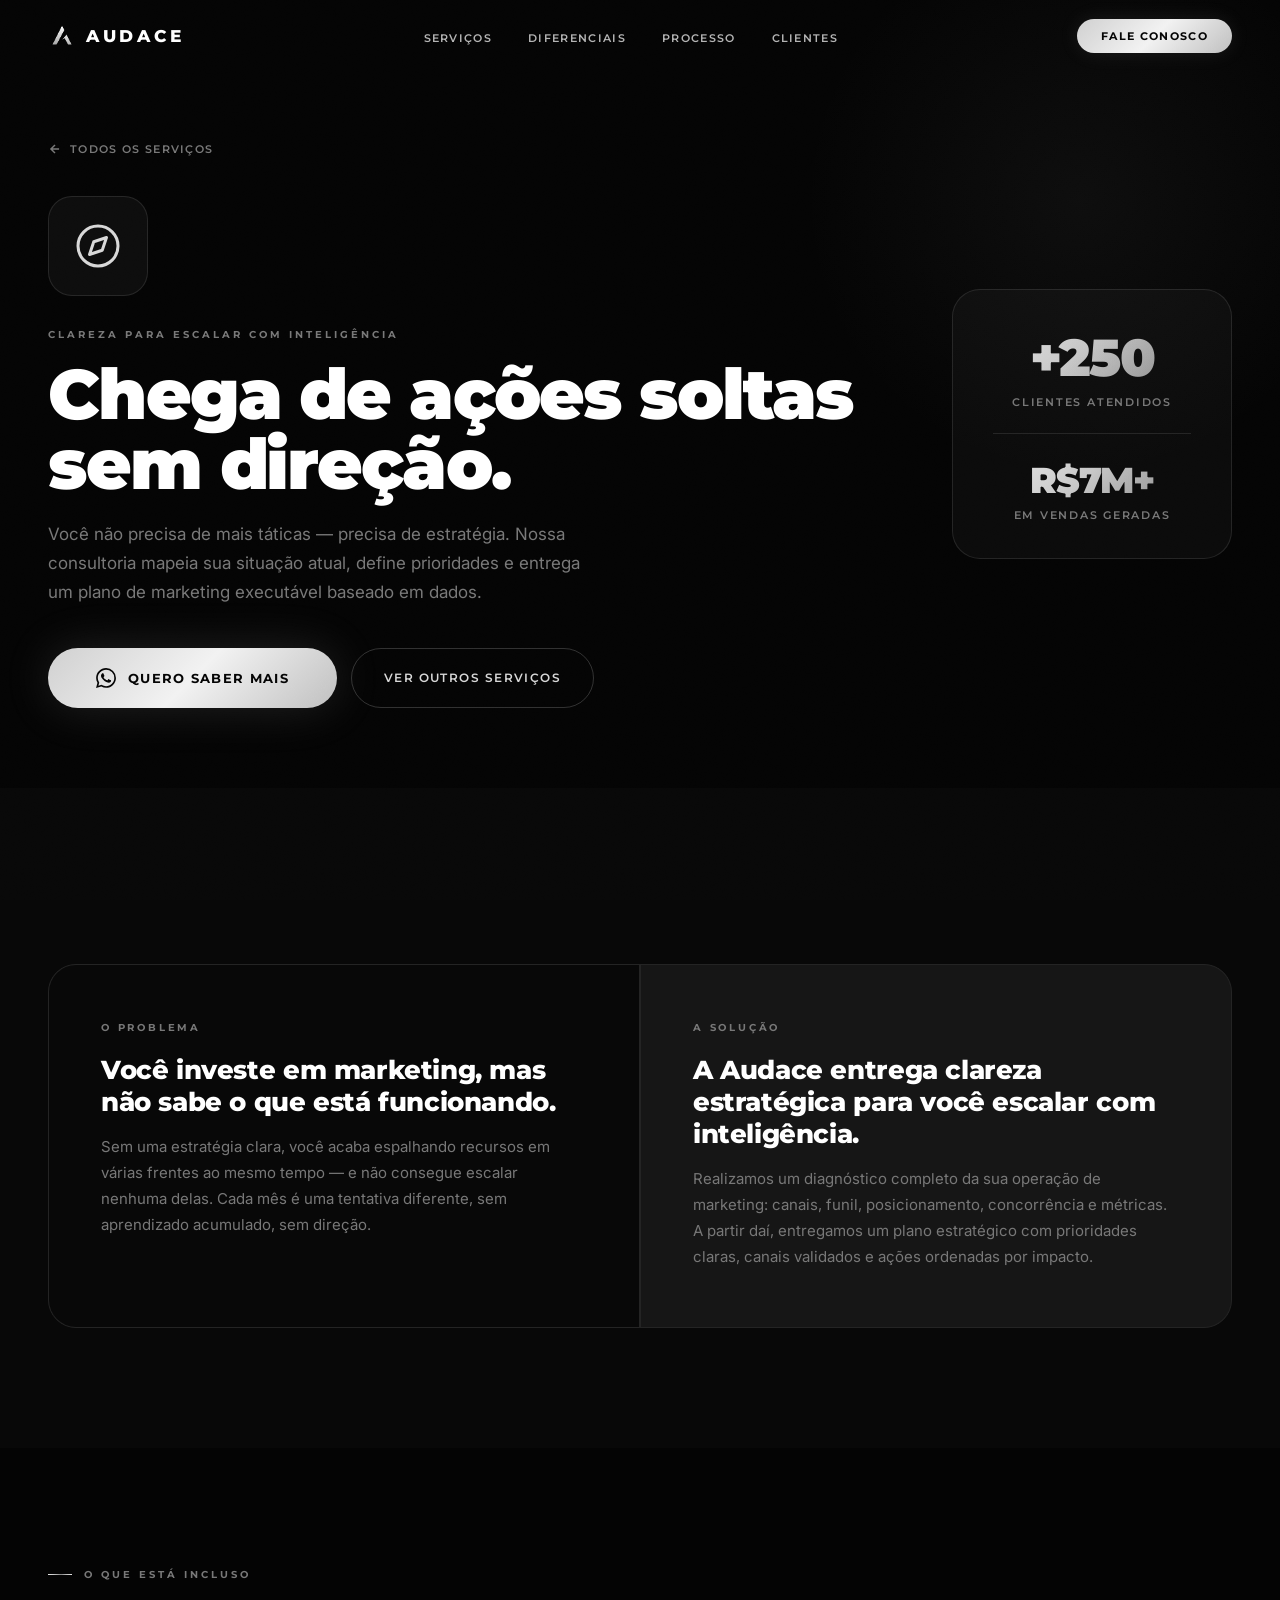
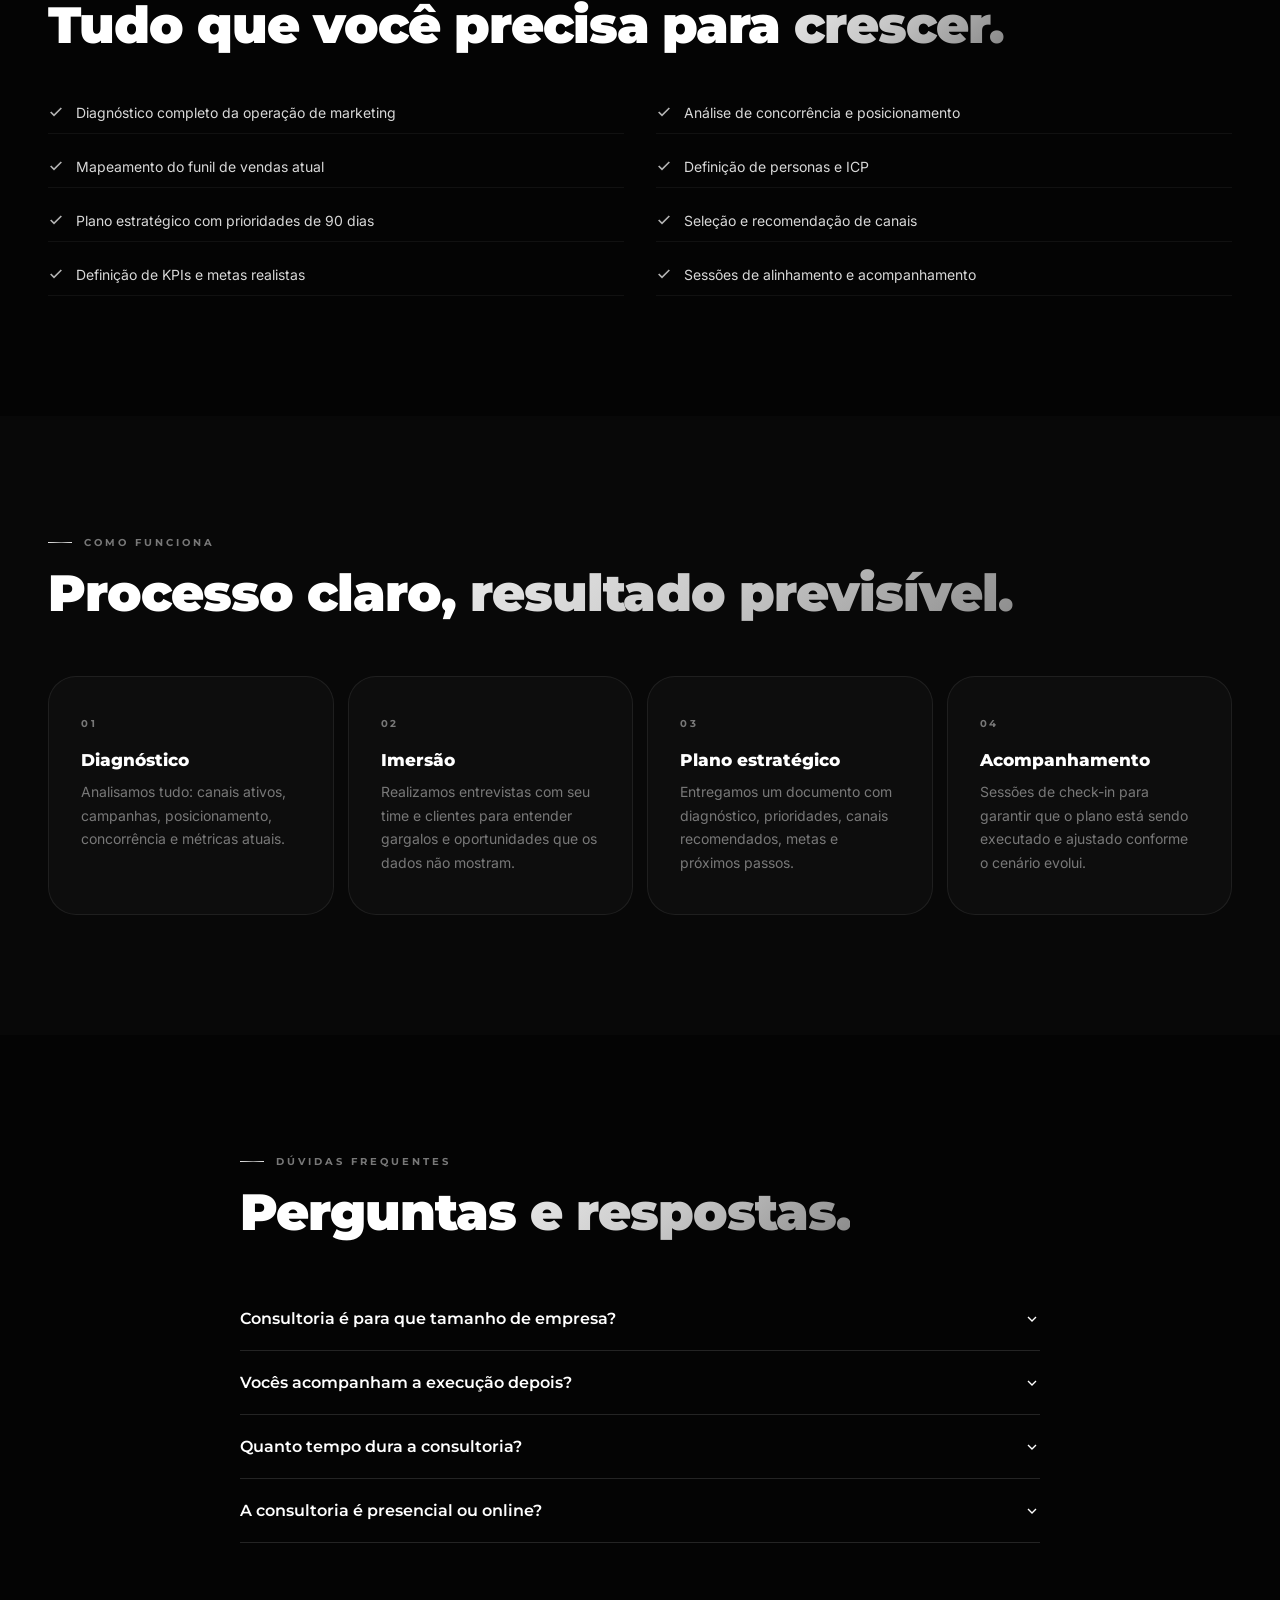
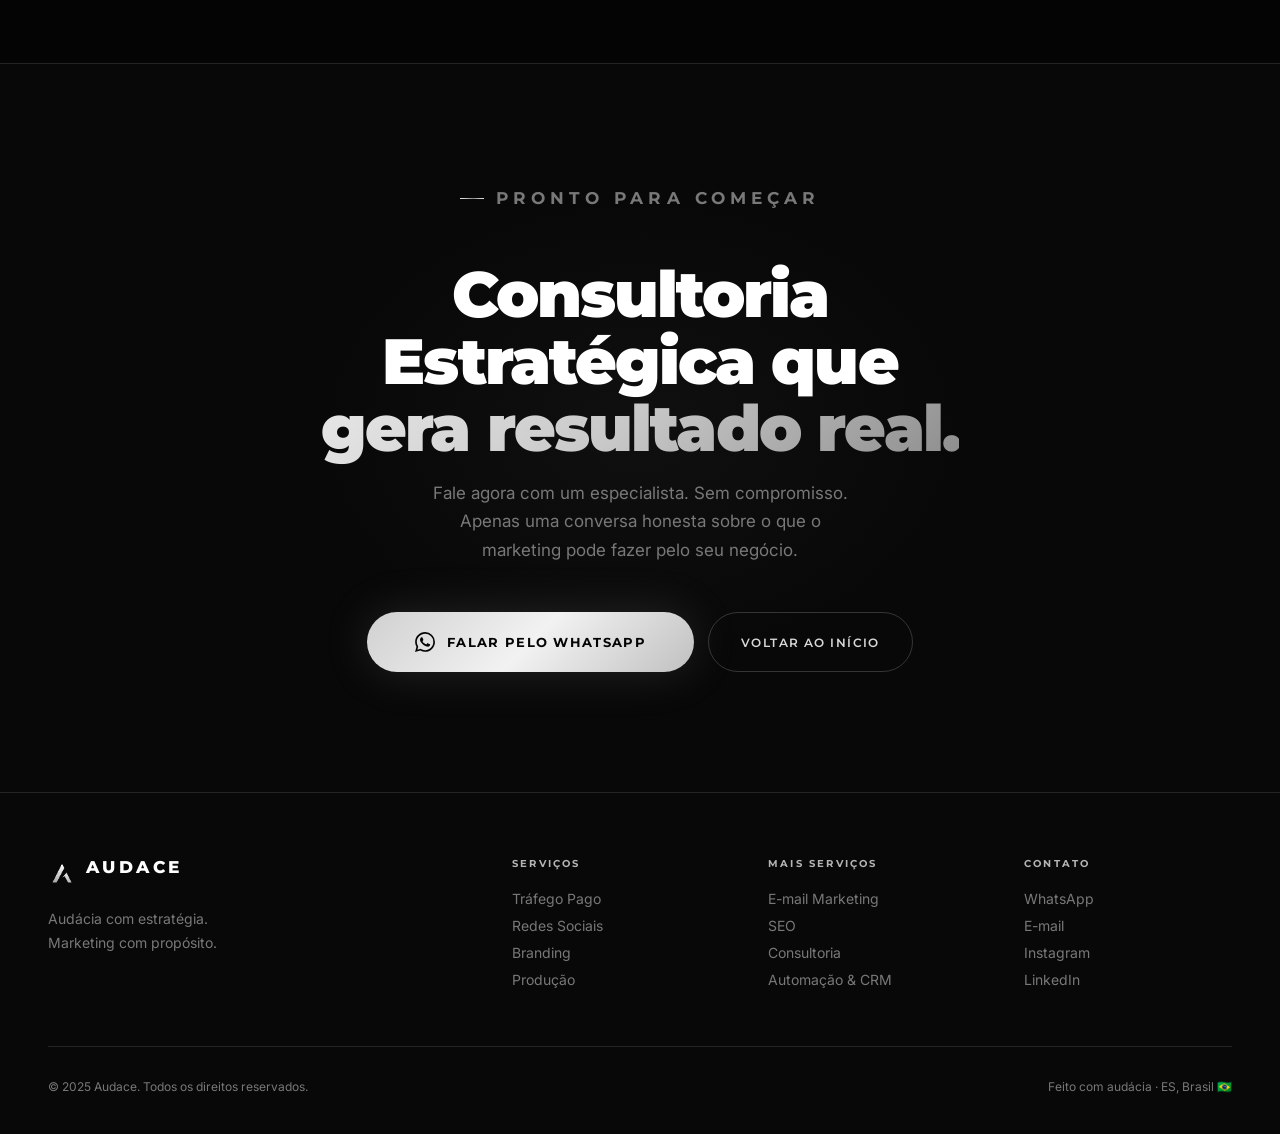
<file: servicos/consultoria.html>
<!DOCTYPE html>
<html lang="pt-BR">
<head>
  <meta charset="UTF-8">
  <meta name="viewport" content="width=device-width, initial-scale=1.0">
  <title>Consultoria Estratégica | Audace</title>
  <meta name="description" content="Você não precisa de mais táticas — precisa de estratégia. Nossa consultoria mapeia sua situação atual, define prioridades e entrega um plano de marketing executável baseado em dados.">
  <link rel="icon" type="image/svg+xml" href="../logo-branca.svg">
  <link rel="stylesheet" href="../style.css?v=5">
  <style>
    .svc-hero {
      min-height: 78vh;
      display: flex;
      align-items: center;
      padding: 140px 48px 80px;
      background: var(--black);
      position: relative;
      overflow: hidden;
    }
    .svc-hero::before {
      content: '';
      position: absolute;
      top: -100px; right: -100px;
      width: 600px; height: 600px;
      background: radial-gradient(circle, rgba(140,140,140,0.07) 0%, transparent 65%);
      pointer-events: none;
    }
    .svc-hero-inner {
      max-width: 1200px;
      margin: 0 auto;
      width: 100%;
      display: grid;
      grid-template-columns: 1fr auto;
      gap: 60px;
      align-items: center;
    }
    .svc-hero-icon {
      width: 100px; height: 100px;
      background: rgba(255,255,255,0.04);
      border: 1px solid rgba(255,255,255,0.1);
      border-radius: 24px;
      display: flex;
      align-items: center;
      justify-content: center;
      margin-bottom: 32px;
      color: var(--silver-light);
    }
    .svc-hero-icon svg { width: 48px; height: 48px; }
    .svc-tagline {
      font-family: var(--font-head);
      font-size: 10px;
      font-weight: 700;
      letter-spacing: .3em;
      text-transform: uppercase;
      color: var(--silver-dark);
      margin-bottom: 18px;
    }
    .svc-hero h1 {
      font-family: var(--font-head);
      font-weight: 900;
      font-size: clamp(38px, 5.5vw, 72px);
      line-height: 1.0;
      letter-spacing: -.03em;
      color: var(--white-pure);
      margin-bottom: 20px;
    }
    .svc-hero p {
      font-size: 17px;
      line-height: 1.72;
      color: var(--silver-dark);
      max-width: 560px;
      margin-bottom: 40px;
    }
    .svc-hero-badge {
      background: rgba(255,255,255,0.03);
      border: 1px solid rgba(255,255,255,0.1);
      border-radius: var(--radius-lg);
      padding: 36px 40px;
      min-width: 280px;
      text-align: center;
      flex-shrink: 0;
    }
    .badge-val {
      font-family: var(--font-head);
      font-weight: 900;
      font-size: 52px;
      letter-spacing: -.03em;
      background: var(--grad-silver);
      background-size: 200% auto;
      -webkit-background-clip: text;
      -webkit-text-fill-color: transparent;
      background-clip: text;
      animation: shine 5s linear infinite;
    }
    .badge-lbl {
      font-family: var(--font-head);
      font-size: 11px;
      font-weight: 600;
      letter-spacing: .16em;
      text-transform: uppercase;
      color: var(--silver-dark);
      margin-top: 6px;
    }
    .problem-solution {
      display: grid;
      grid-template-columns: 1fr 1fr;
      gap: 2px;
      background: var(--gray-border);
      border-radius: var(--radius-lg);
      overflow: hidden;
      border: 1px solid var(--gray-border);
      margin-top: 56px;
    }
    .ps-card {
      background: var(--gray-deep);
      padding: 56px 52px;
    }
    .ps-label {
      font-family: var(--font-head);
      font-size: 10px;
      font-weight: 700;
      letter-spacing: .28em;
      text-transform: uppercase;
      color: var(--silver-dark);
      margin-bottom: 20px;
    }
    .ps-card h3 {
      font-family: var(--font-head);
      font-size: 26px;
      font-weight: 800;
      letter-spacing: -.015em;
      color: var(--white-pure);
      margin-bottom: 16px;
    }
    .ps-card p {
      font-size: 15px;
      line-height: 1.75;
      color: var(--silver-dark);
    }
    .includes-grid {
      display: grid;
      grid-template-columns: repeat(2, 1fr);
      gap: 12px 32px;
      margin-top: 40px;
    }
    .inc-item {
      display: flex;
      align-items: center;
      gap: 12px;
      font-size: 14px;
      color: var(--silver-light);
      padding: 12px 0;
      border-bottom: 1px solid rgba(255,255,255,0.05);
    }
    .inc-item svg { color: var(--silver); flex-shrink:0; }
    .steps-grid {
      display: grid;
      grid-template-columns: repeat(4, 1fr);
      gap: 14px;
      margin-top: 56px;
    }
    .step-card {
      background: rgba(255,255,255,0.025);
      border: 1px solid rgba(255,255,255,0.07);
      border-radius: var(--radius-lg);
      padding: 40px 32px;
      position: relative;
    }
    .step-card::before {
      content: attr(data-step);
      font-family: var(--font-head);
      font-size: 10px;
      font-weight: 700;
      letter-spacing: .25em;
      color: var(--silver-dark);
      display: block;
      margin-bottom: 20px;
    }
    .step-card h3 {
      font-family: var(--font-head);
      font-size: 17px;
      font-weight: 800;
      color: var(--white-pure);
      margin-bottom: 10px;
    }
    .step-card p { font-size: 14px; line-height: 1.68; color: var(--silver-dark); }
    .faq-item {
      border-bottom: 1px solid var(--gray-border);
    }
    .faq-q {
      width: 100%;
      display: flex;
      justify-content: space-between;
      align-items: center;
      padding: 22px 0;
      background: none;
      border: none;
      cursor: pointer;
      font-family: var(--font-head);
      font-size: 16px;
      font-weight: 600;
      color: var(--white-pure);
      text-align: left;
      gap: 16px;
    }
    .faq-q svg { flex-shrink:0; transition: transform .3s; }
    .faq-q.open svg { transform: rotate(180deg); }
    .faq-a {
      max-height: 0;
      overflow: hidden;
      transition: max-height .4s var(--ease-out);
    }
    .faq-a.open { max-height: 300px; }
    .faq-a p {
      font-size: 15px;
      line-height: 1.72;
      color: var(--silver-dark);
      padding-bottom: 22px;
    }
    .cta-svc {
      background: var(--gray-deep);
      border-top: 1px solid var(--gray-border);
      padding: 120px 48px;
      text-align: center;
      position: relative;
      overflow: hidden;
    }
    .cta-svc::before {
      content: '';
      position: absolute;
      top: 50%; left: 50%;
      transform: translate(-50%,-50%);
      width: 700px; height: 500px;
      background: radial-gradient(ellipse, rgba(140,140,140,0.06) 0%, transparent 65%);
      pointer-events: none;
    }
    .cta-svc h2 {
      font-family: var(--font-head);
      font-weight: 900;
      font-size: clamp(36px, 5vw, 68px);
      line-height: 1.05;
      letter-spacing: -.03em;
      color: var(--white-pure);
      margin-bottom: 16px;
      position: relative;
    }
    .cta-svc p {
      font-size: 17px;
      line-height: 1.68;
      color: var(--silver-dark);
      max-width: 440px;
      margin: 0 auto 48px;
      position: relative;
    }
    .back-link {
      display: inline-flex;
      align-items: center;
      gap: 8px;
      font-family: var(--font-head);
      font-size: 11px;
      font-weight: 600;
      letter-spacing: .12em;
      text-transform: uppercase;
      color: var(--silver-dark);
      margin-bottom: 40px;
      transition: color .25s;
    }
    .back-link:hover { color: var(--white-pure); }
    @media (max-width:900px) {
      .svc-hero-inner { grid-template-columns: 1fr; }
      .svc-hero-badge { display: none; }
      .problem-solution { grid-template-columns: 1fr; }
      .steps-grid { grid-template-columns: repeat(2,1fr); }
      .includes-grid { grid-template-columns: 1fr; }
    }
    @media (max-width:600px) {
      .svc-hero { padding: 120px 24px 60px; }
      .steps-grid { grid-template-columns: 1fr; }
    }
  </style>
</head>
<body>
  <div id="cursor"></div>
  <div id="cursor-ring"></div>
  <div id="scroll-progress"></div>

  <nav id="nav">
    <a href="../index.html" class="nav-logo">
      <img class="logo-mark" src="../logo-branca.svg" alt="Audace">
      <span class="logo-text">AUDACE</span>
    </a>
    <ul class="nav-links">
      <li><a href="../index.html#servicos">Serviços</a></li>
      <li><a href="../index.html#diferenciais">Diferenciais</a></li>
      <li><a href="../index.html#processo">Processo</a></li>
      <li><a href="../index.html#depoimentos">Clientes</a></li>
    </ul>
    <a href="https://wa.me/5527998805559?text=Ol%C3%A1%21%20Vim%20pelo%20site%20da%20Audace%20e%20tenho%20interesse%20em%20Consultoria%20Estrat%C3%A9gica%20de%20Marketing.%20Poderia%20me%20dar%20mais%20informa%C3%A7%C3%B5es%3F" class="btn-nav" target="_blank" rel="noopener">Fale Conosco</a>
  </nav>

  <!-- HERO -->
  <section class="svc-hero">
    <div class="svc-hero-inner">
      <div>
        <a href="../index.html#servicos" class="back-link">
          <svg width="14" height="14" fill="none" stroke="currentColor" stroke-width="2.5" viewBox="0 0 24 24"><path d="M19 12H5M12 5l-7 7 7 7"/></svg>
          Todos os serviços
        </a>
        <div class="svc-hero-icon">
          <svg viewBox="0 0 24 24" fill="none" stroke="currentColor" stroke-width="1.5" stroke-linecap="round" stroke-linejoin="round"><circle cx="12" cy="12" r="10"/><polygon points="16.24 7.76 14.12 14.12 7.76 16.24 9.88 9.88 16.24 7.76"/></svg>
        </div>
        <div class="svc-tagline">Clareza para escalar com inteligência</div>
        <h1 class="reveal">Chega de ações soltas<br>sem direção.</h1>
        <p class="reveal">Você não precisa de mais táticas — precisa de estratégia. Nossa consultoria mapeia sua situação atual, define prioridades e entrega um plano de marketing executável baseado em dados.</p>
        <div class="reveal" style="display:flex;gap:14px;flex-wrap:wrap;">
          <a href="https://wa.me/5527998805559?text=Ol%C3%A1%21%20Vim%20pelo%20site%20da%20Audace%20e%20tenho%20interesse%20em%20Consultoria%20Estrat%C3%A9gica%20de%20Marketing.%20Poderia%20me%20dar%20mais%20informa%C3%A7%C3%B5es%3F" class="btn-whatsapp" target="_blank" rel="noopener">
            <svg width="20" height="20" viewBox="0 0 24 24" fill="currentColor"><path d="M17.472 14.382c-.297-.149-1.758-.867-2.03-.967-.273-.099-.471-.148-.67.15-.197.297-.767.966-.94 1.164-.173.199-.347.223-.644.075-.297-.15-1.255-.463-2.39-1.475-.883-.788-1.48-1.761-1.653-2.059-.173-.297-.018-.458.13-.606.134-.133.298-.347.446-.52.149-.174.198-.298.298-.497.099-.198.05-.371-.025-.52-.075-.149-.669-1.612-.916-2.207-.242-.579-.487-.5-.669-.51-.173-.008-.371-.01-.57-.01-.198 0-.52.074-.792.372-.272.297-1.04 1.016-1.04 2.479 0 1.462 1.065 2.875 1.213 3.074.149.198 2.096 3.2 5.077 4.487.709.306 1.262.489 1.694.625.712.227 1.36.195 1.871.118.571-.085 1.758-.719 2.006-1.413.248-.694.248-1.289.173-1.413-.074-.124-.272-.198-.57-.347m-5.421 7.403h-.004a9.87 9.87 0 01-5.031-1.378l-.361-.214-3.741.982.998-3.648-.235-.374a9.86 9.86 0 01-1.51-5.26c.001-5.45 4.436-9.884 9.888-9.884 2.64 0 5.122 1.03 6.988 2.898a9.825 9.825 0 012.893 6.994c-.003 5.45-4.437 9.884-9.885 9.884m8.413-18.297A11.815 11.815 0 0012.05 0C5.495 0 .16 5.335.157 11.892c0 2.096.547 4.142 1.588 5.945L.057 24l6.305-1.654a11.882 11.882 0 005.683 1.448h.005c6.554 0 11.89-5.335 11.893-11.893a11.821 11.821 0 00-3.48-8.413z"/></svg>
            Quero saber mais
          </a>
          <a href="../index.html#servicos" class="btn-ghost">Ver outros serviços</a>
        </div>
      </div>
      <div class="svc-hero-badge reveal-right">
        <div class="badge-val">+250</div>
        <div class="badge-lbl">Clientes Atendidos</div>
        <div style="margin-top:24px;padding-top:24px;border-top:1px solid var(--gray-border);">
          <div class="badge-val" style="font-size:36px;">R$7M+</div>
          <div class="badge-lbl">Em Vendas Geradas</div>
        </div>
      </div>
    </div>
  </section>

  <!-- PROBLEM + SOLUTION -->
  <section class="section" style="background:var(--gray-deep);">
    <div style="max-width:1200px;margin:0 auto;">
      <div class="problem-solution">
        <div class="ps-card reveal-left">
          <div class="ps-label">O Problema</div>
          <h3>Você investe em marketing, mas não sabe o que está funcionando.</h3>
          <p>Sem uma estratégia clara, você acaba espalhando recursos em várias frentes ao mesmo tempo — e não consegue escalar nenhuma delas. Cada mês é uma tentativa diferente, sem aprendizado acumulado, sem direção.</p>
        </div>
        <div class="ps-card reveal-right" style="background:var(--gray-mid);">
          <div class="ps-label">A Solução</div>
          <h3>A Audace entrega clareza estratégica para você escalar com inteligência.</h3>
          <p>Realizamos um diagnóstico completo da sua operação de marketing: canais, funil, posicionamento, concorrência e métricas. A partir daí, entregamos um plano estratégico com prioridades claras, canais validados e ações ordenadas por impacto.</p>
        </div>
      </div>
    </div>
  </section>

  <!-- INCLUDES -->
  <section class="section">
    <div style="max-width:1200px;margin:0 auto;">
      <p class="section-label reveal">O que está incluso</p>
      <h2 class="section-title reveal">Tudo que você precisa para <span class="gradient-text">crescer.</span></h2>
      <ul class="includes-grid">
          <li class="inc-item">
            <svg width="16" height="16" fill="none" stroke="currentColor" stroke-width="2.5" viewBox="0 0 24 24"><path d="M20 6L9 17l-5-5"/></svg>
            Diagnóstico completo da operação de marketing
          </li>
          <li class="inc-item">
            <svg width="16" height="16" fill="none" stroke="currentColor" stroke-width="2.5" viewBox="0 0 24 24"><path d="M20 6L9 17l-5-5"/></svg>
            Análise de concorrência e posicionamento
          </li>
          <li class="inc-item">
            <svg width="16" height="16" fill="none" stroke="currentColor" stroke-width="2.5" viewBox="0 0 24 24"><path d="M20 6L9 17l-5-5"/></svg>
            Mapeamento do funil de vendas atual
          </li>
          <li class="inc-item">
            <svg width="16" height="16" fill="none" stroke="currentColor" stroke-width="2.5" viewBox="0 0 24 24"><path d="M20 6L9 17l-5-5"/></svg>
            Definição de personas e ICP
          </li>
          <li class="inc-item">
            <svg width="16" height="16" fill="none" stroke="currentColor" stroke-width="2.5" viewBox="0 0 24 24"><path d="M20 6L9 17l-5-5"/></svg>
            Plano estratégico com prioridades de 90 dias
          </li>
          <li class="inc-item">
            <svg width="16" height="16" fill="none" stroke="currentColor" stroke-width="2.5" viewBox="0 0 24 24"><path d="M20 6L9 17l-5-5"/></svg>
            Seleção e recomendação de canais
          </li>
          <li class="inc-item">
            <svg width="16" height="16" fill="none" stroke="currentColor" stroke-width="2.5" viewBox="0 0 24 24"><path d="M20 6L9 17l-5-5"/></svg>
            Definição de KPIs e metas realistas
          </li>
          <li class="inc-item">
            <svg width="16" height="16" fill="none" stroke="currentColor" stroke-width="2.5" viewBox="0 0 24 24"><path d="M20 6L9 17l-5-5"/></svg>
            Sessões de alinhamento e acompanhamento
          </li>
      </ul>
    </div>
  </section>

  <!-- STEPS -->
  <section class="section dot-grid" style="background:var(--gray-deep);">
    <div style="max-width:1200px;margin:0 auto;">
      <p class="section-label reveal">Como funciona</p>
      <h2 class="section-title reveal">Processo claro, <span class="gradient-text">resultado previsível.</span></h2>
      <div class="steps-grid">
        <div class="step-card reveal" data-step="01">
          <h3>Diagnóstico</h3>
          <p>Analisamos tudo: canais ativos, campanhas, posicionamento, concorrência e métricas atuais.</p>
        </div>
        <div class="step-card reveal" data-step="02">
          <h3>Imersão</h3>
          <p>Realizamos entrevistas com seu time e clientes para entender gargalos e oportunidades que os dados não mostram.</p>
        </div>
        <div class="step-card reveal" data-step="03">
          <h3>Plano estratégico</h3>
          <p>Entregamos um documento com diagnóstico, prioridades, canais recomendados, metas e próximos passos.</p>
        </div>
        <div class="step-card reveal" data-step="04">
          <h3>Acompanhamento</h3>
          <p>Sessões de check-in para garantir que o plano está sendo executado e ajustado conforme o cenário evolui.</p>
        </div>
      </div>
    </div>
  </section>

  <!-- FAQ -->
  <section class="section">
    <div style="max-width:800px;margin:0 auto;">
      <p class="section-label reveal">Dúvidas frequentes</p>
      <h2 class="section-title reveal" style="margin-bottom:48px;">Perguntas <span class="gradient-text">e respostas.</span></h2>
      
        <div class="faq-item">
          <button class="faq-q" onclick="toggleFaq(this)">
            Consultoria é para que tamanho de empresa?
            <svg width="16" height="16" fill="none" stroke="currentColor" stroke-width="2" viewBox="0 0 24 24"><path d="M6 9l6 6 6-6"/></svg>
          </button>
          <div class="faq-a"><p>Desde MEIs e pequenas empresas até negócios de médio porte que querem estruturar ou escalar seu marketing.</p></div>
        </div>
        <div class="faq-item">
          <button class="faq-q" onclick="toggleFaq(this)">
            Vocês acompanham a execução depois?
            <svg width="16" height="16" fill="none" stroke="currentColor" stroke-width="2" viewBox="0 0 24 24"><path d="M6 9l6 6 6-6"/></svg>
          </button>
          <div class="faq-a"><p>Sim. Podemos seguir como parceiros de execução após a consultoria, implementando as estratégias definidas.</p></div>
        </div>
        <div class="faq-item">
          <button class="faq-q" onclick="toggleFaq(this)">
            Quanto tempo dura a consultoria?
            <svg width="16" height="16" fill="none" stroke="currentColor" stroke-width="2" viewBox="0 0 24 24"><path d="M6 9l6 6 6-6"/></svg>
          </button>
          <div class="faq-a"><p>O processo de diagnóstico e entrega do plano dura de 2 a 4 semanas. O acompanhamento pode ser contínuo.</p></div>
        </div>
        <div class="faq-item">
          <button class="faq-q" onclick="toggleFaq(this)">
            A consultoria é presencial ou online?
            <svg width="16" height="16" fill="none" stroke="currentColor" stroke-width="2" viewBox="0 0 24 24"><path d="M6 9l6 6 6-6"/></svg>
          </button>
          <div class="faq-a"><p>Online. Realizamos as sessões por videoconferência com toda a documentação compartilhada digitalmente.</p></div>
        </div>
    </div>
  </section>

  <!-- CTA -->
  <section class="cta-svc">
    <div style="position:relative;z-index:2;max-width:700px;margin:0 auto;">
      <p class="section-label reveal" style="justify-content:center;">Pronto para começar</p>
      <h2 class="reveal">Consultoria Estratégica que<br><span class="gradient-text">gera resultado real.</span></h2>
      <p class="reveal">Fale agora com um especialista. Sem compromisso. Apenas uma conversa honesta sobre o que o marketing pode fazer pelo seu negócio.</p>
      <div class="reveal" style="display:flex;gap:14px;justify-content:center;flex-wrap:wrap;">
        <a href="https://wa.me/5527998805559?text=Ol%C3%A1%21%20Vim%20pelo%20site%20da%20Audace%20e%20tenho%20interesse%20em%20Consultoria%20Estrat%C3%A9gica%20de%20Marketing.%20Poderia%20me%20dar%20mais%20informa%C3%A7%C3%B5es%3F" class="btn-whatsapp" target="_blank" rel="noopener">
          <svg width="20" height="20" viewBox="0 0 24 24" fill="currentColor"><path d="M17.472 14.382c-.297-.149-1.758-.867-2.03-.967-.273-.099-.471-.148-.67.15-.197.297-.767.966-.94 1.164-.173.199-.347.223-.644.075-.297-.15-1.255-.463-2.39-1.475-.883-.788-1.48-1.761-1.653-2.059-.173-.297-.018-.458.13-.606.134-.133.298-.347.446-.52.149-.174.198-.298.298-.497.099-.198.05-.371-.025-.52-.075-.149-.669-1.612-.916-2.207-.242-.579-.487-.5-.669-.51-.173-.008-.371-.01-.57-.01-.198 0-.52.074-.792.372-.272.297-1.04 1.016-1.04 2.479 0 1.462 1.065 2.875 1.213 3.074.149.198 2.096 3.2 5.077 4.487.709.306 1.262.489 1.694.625.712.227 1.36.195 1.871.118.571-.085 1.758-.719 2.006-1.413.248-.694.248-1.289.173-1.413-.074-.124-.272-.198-.57-.347m-5.421 7.403h-.004a9.87 9.87 0 01-5.031-1.378l-.361-.214-3.741.982.998-3.648-.235-.374a9.86 9.86 0 01-1.51-5.26c.001-5.45 4.436-9.884 9.888-9.884 2.64 0 5.122 1.03 6.988 2.898a9.825 9.825 0 012.893 6.994c-.003 5.45-4.437 9.884-9.885 9.884m8.413-18.297A11.815 11.815 0 0012.05 0C5.495 0 .16 5.335.157 11.892c0 2.096.547 4.142 1.588 5.945L.057 24l6.305-1.654a11.882 11.882 0 005.683 1.448h.005c6.554 0 11.89-5.335 11.893-11.893a11.821 11.821 0 00-3.48-8.413z"/></svg>
          Falar pelo WhatsApp
        </a>
        <a href="../index.html" class="btn-ghost">Voltar ao início</a>
      </div>
    </div>
  </section>

  <!-- FOOTER -->
  <footer>
    <div style="max-width:1200px;margin:0 auto;">
      <div class="footer-grid">
        <div class="footer-brand">
          <div class="nav-logo" style="margin-bottom:16px;">
            <img class="logo-mark" src="../logo-branca.svg" alt="Audace">
            <span class="logo-text" style="font-size:17px;">AUDACE</span>
          </div>
          <p>Audácia com estratégia.<br>Marketing com propósito.</p>
        </div>
        <div class="footer-col">
          <h4>Serviços</h4>
          <a href="trafego-pago.html">Tráfego Pago</a>
          <a href="social-media.html">Redes Sociais</a>
          <a href="branding.html">Branding</a>
          <a href="producao-conteudo.html">Produção</a>
        </div>
        <div class="footer-col">
          <h4>Mais serviços</h4>
          <a href="email-marketing.html">E-mail Marketing</a>
          <a href="seo.html">SEO</a>
          <a href="consultoria.html">Consultoria</a>
          <a href="automacao-crm.html">Automação & CRM</a>
        </div>
        <div class="footer-col">
          <h4>Contato</h4>
          <a href="https://wa.me/5527998805559" target="_blank">WhatsApp</a>
          <a href="mailto:contato@audace.com.br">E-mail</a>
          <a href="https://instagram.com/audace" target="_blank">Instagram</a>
          <a href="https://linkedin.com/company/audace" target="_blank">LinkedIn</a>
        </div>
      </div>
      <div class="footer-bottom">
        <p>© 2025 Audace. Todos os direitos reservados.</p>
        <p>Feito com audácia · ES, Brasil 🇧🇷</p>
      </div>
    </div>
  </footer>

  <script>
  (()=>{
    const cur=document.getElementById('cursor'),ring=document.getElementById('cursor-ring');
    let mx=0,my=0,rx=0,ry=0;
    document.addEventListener('mousemove',e=>{mx=e.clientX;my=e.clientY;cur.style.left=mx+'px';cur.style.top=my+'px';});
    (function lp(){rx+=(mx-rx)*.13;ry+=(my-ry)*.13;ring.style.left=rx+'px';ring.style.top=ry+'px';requestAnimationFrame(lp);})();
    document.querySelectorAll('a,button').forEach(el=>{
      el.addEventListener('mouseenter',()=>{cur.style.transform='translate(-50%,-50%) scale(2.5)';ring.style.opacity='0';});
      el.addEventListener('mouseleave',()=>{cur.style.transform='translate(-50%,-50%) scale(1)';ring.style.opacity='1';});
    });
    const nav=document.getElementById('nav'),prog=document.getElementById('scroll-progress');
    window.addEventListener('scroll',()=>{nav.classList.toggle('scrolled',scrollY>40);prog.style.width=(scrollY/(document.body.scrollHeight-innerHeight)*100)+'%';},{passive:true});
    const obs=new IntersectionObserver(es=>es.forEach(e=>{if(e.isIntersecting){e.target.classList.add('visible');obs.unobserve(e.target);}})  ,{threshold:.1});
    document.querySelectorAll('.reveal,.reveal-up,.reveal-left,.reveal-right').forEach(el=>obs.observe(el));
  })();
  function toggleFaq(btn){
    const a=btn.nextElementSibling;
    btn.classList.toggle('open');
    a.classList.toggle('open');
  }
  </script>
</body>
</html>
</file>
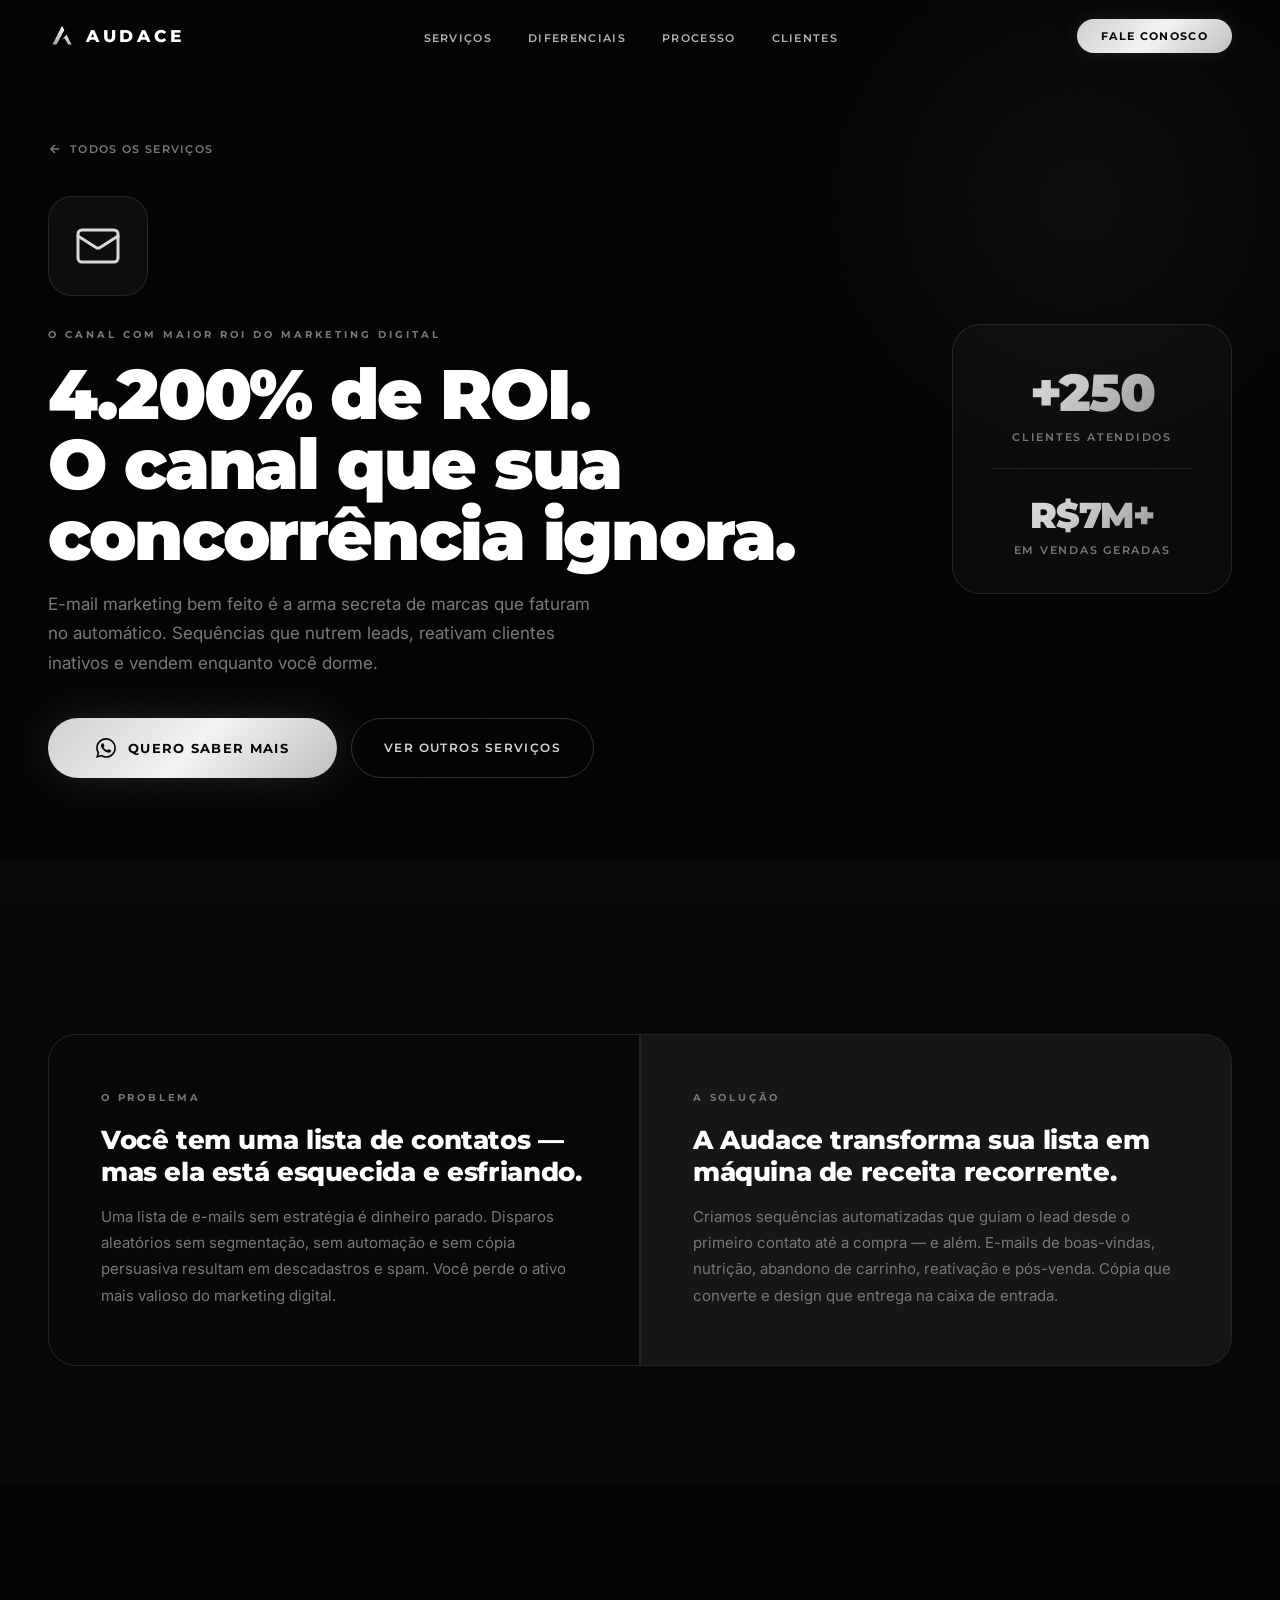
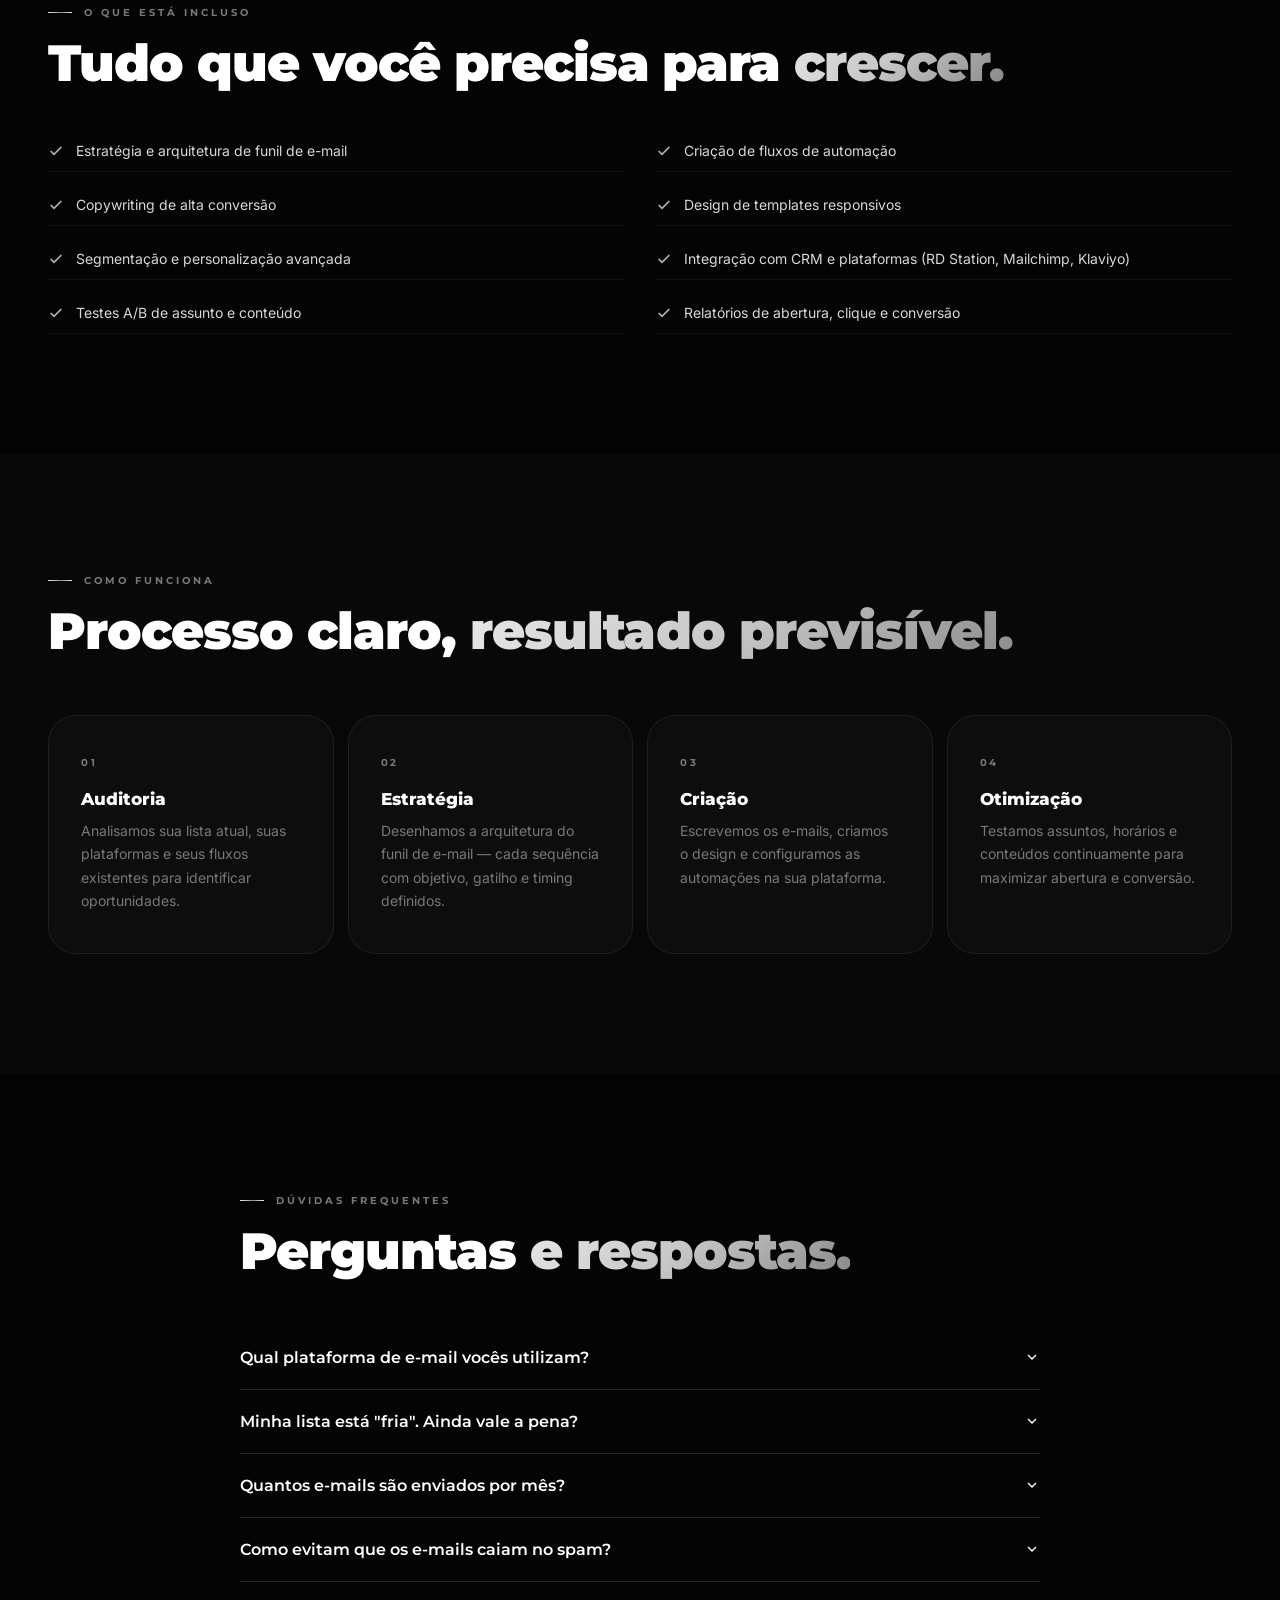
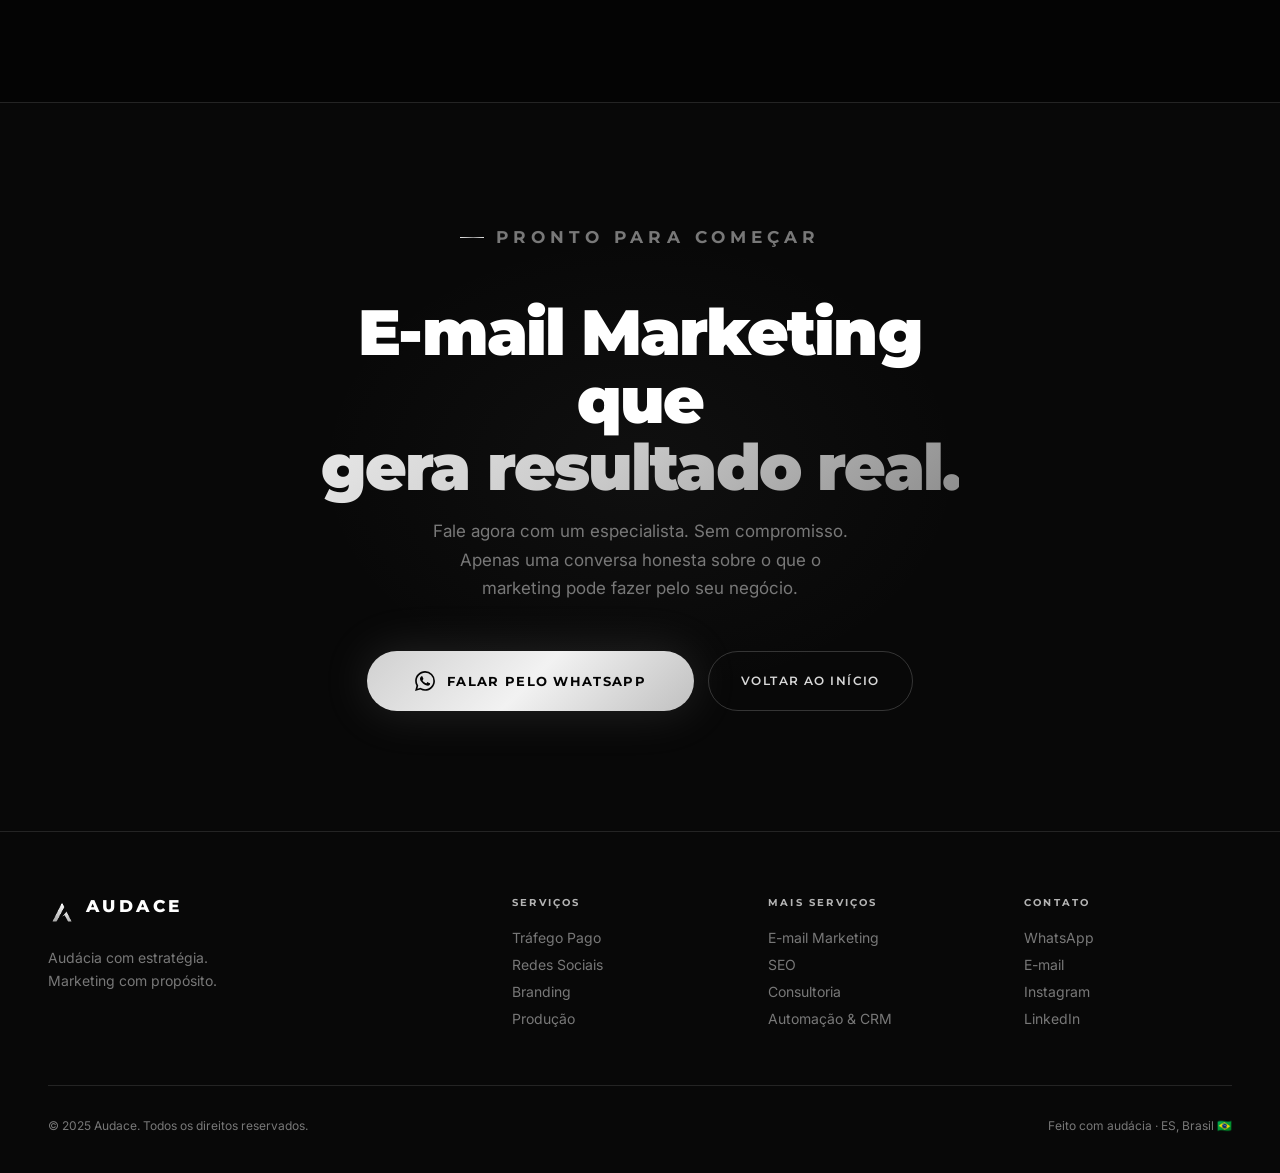
<file: servicos/email-marketing.html>
<!DOCTYPE html>
<html lang="pt-BR">
<head>
  <meta charset="UTF-8">
  <meta name="viewport" content="width=device-width, initial-scale=1.0">
  <title>E-mail Marketing | Audace</title>
  <meta name="description" content="E-mail marketing bem feito é a arma secreta de marcas que faturam no automático. Sequências que nutrem leads, reativam clientes inativos e vendem enquanto você dorme.">
  <link rel="icon" type="image/svg+xml" href="../logo-branca.svg">
  <link rel="stylesheet" href="../style.css?v=5">
  <style>
    .svc-hero {
      min-height: 78vh;
      display: flex;
      align-items: center;
      padding: 140px 48px 80px;
      background: var(--black);
      position: relative;
      overflow: hidden;
    }
    .svc-hero::before {
      content: '';
      position: absolute;
      top: -100px; right: -100px;
      width: 600px; height: 600px;
      background: radial-gradient(circle, rgba(140,140,140,0.07) 0%, transparent 65%);
      pointer-events: none;
    }
    .svc-hero-inner {
      max-width: 1200px;
      margin: 0 auto;
      width: 100%;
      display: grid;
      grid-template-columns: 1fr auto;
      gap: 60px;
      align-items: center;
    }
    .svc-hero-icon {
      width: 100px; height: 100px;
      background: rgba(255,255,255,0.04);
      border: 1px solid rgba(255,255,255,0.1);
      border-radius: 24px;
      display: flex;
      align-items: center;
      justify-content: center;
      margin-bottom: 32px;
      color: var(--silver-light);
    }
    .svc-hero-icon svg { width: 48px; height: 48px; }
    .svc-tagline {
      font-family: var(--font-head);
      font-size: 10px;
      font-weight: 700;
      letter-spacing: .3em;
      text-transform: uppercase;
      color: var(--silver-dark);
      margin-bottom: 18px;
    }
    .svc-hero h1 {
      font-family: var(--font-head);
      font-weight: 900;
      font-size: clamp(38px, 5.5vw, 72px);
      line-height: 1.0;
      letter-spacing: -.03em;
      color: var(--white-pure);
      margin-bottom: 20px;
    }
    .svc-hero p {
      font-size: 17px;
      line-height: 1.72;
      color: var(--silver-dark);
      max-width: 560px;
      margin-bottom: 40px;
    }
    .svc-hero-badge {
      background: rgba(255,255,255,0.03);
      border: 1px solid rgba(255,255,255,0.1);
      border-radius: var(--radius-lg);
      padding: 36px 40px;
      min-width: 280px;
      text-align: center;
      flex-shrink: 0;
    }
    .badge-val {
      font-family: var(--font-head);
      font-weight: 900;
      font-size: 52px;
      letter-spacing: -.03em;
      background: var(--grad-silver);
      background-size: 200% auto;
      -webkit-background-clip: text;
      -webkit-text-fill-color: transparent;
      background-clip: text;
      animation: shine 5s linear infinite;
    }
    .badge-lbl {
      font-family: var(--font-head);
      font-size: 11px;
      font-weight: 600;
      letter-spacing: .16em;
      text-transform: uppercase;
      color: var(--silver-dark);
      margin-top: 6px;
    }
    .problem-solution {
      display: grid;
      grid-template-columns: 1fr 1fr;
      gap: 2px;
      background: var(--gray-border);
      border-radius: var(--radius-lg);
      overflow: hidden;
      border: 1px solid var(--gray-border);
      margin-top: 56px;
    }
    .ps-card {
      background: var(--gray-deep);
      padding: 56px 52px;
    }
    .ps-label {
      font-family: var(--font-head);
      font-size: 10px;
      font-weight: 700;
      letter-spacing: .28em;
      text-transform: uppercase;
      color: var(--silver-dark);
      margin-bottom: 20px;
    }
    .ps-card h3 {
      font-family: var(--font-head);
      font-size: 26px;
      font-weight: 800;
      letter-spacing: -.015em;
      color: var(--white-pure);
      margin-bottom: 16px;
    }
    .ps-card p {
      font-size: 15px;
      line-height: 1.75;
      color: var(--silver-dark);
    }
    .includes-grid {
      display: grid;
      grid-template-columns: repeat(2, 1fr);
      gap: 12px 32px;
      margin-top: 40px;
    }
    .inc-item {
      display: flex;
      align-items: center;
      gap: 12px;
      font-size: 14px;
      color: var(--silver-light);
      padding: 12px 0;
      border-bottom: 1px solid rgba(255,255,255,0.05);
    }
    .inc-item svg { color: var(--silver); flex-shrink:0; }
    .steps-grid {
      display: grid;
      grid-template-columns: repeat(4, 1fr);
      gap: 14px;
      margin-top: 56px;
    }
    .step-card {
      background: rgba(255,255,255,0.025);
      border: 1px solid rgba(255,255,255,0.07);
      border-radius: var(--radius-lg);
      padding: 40px 32px;
      position: relative;
    }
    .step-card::before {
      content: attr(data-step);
      font-family: var(--font-head);
      font-size: 10px;
      font-weight: 700;
      letter-spacing: .25em;
      color: var(--silver-dark);
      display: block;
      margin-bottom: 20px;
    }
    .step-card h3 {
      font-family: var(--font-head);
      font-size: 17px;
      font-weight: 800;
      color: var(--white-pure);
      margin-bottom: 10px;
    }
    .step-card p { font-size: 14px; line-height: 1.68; color: var(--silver-dark); }
    .faq-item {
      border-bottom: 1px solid var(--gray-border);
    }
    .faq-q {
      width: 100%;
      display: flex;
      justify-content: space-between;
      align-items: center;
      padding: 22px 0;
      background: none;
      border: none;
      cursor: pointer;
      font-family: var(--font-head);
      font-size: 16px;
      font-weight: 600;
      color: var(--white-pure);
      text-align: left;
      gap: 16px;
    }
    .faq-q svg { flex-shrink:0; transition: transform .3s; }
    .faq-q.open svg { transform: rotate(180deg); }
    .faq-a {
      max-height: 0;
      overflow: hidden;
      transition: max-height .4s var(--ease-out);
    }
    .faq-a.open { max-height: 300px; }
    .faq-a p {
      font-size: 15px;
      line-height: 1.72;
      color: var(--silver-dark);
      padding-bottom: 22px;
    }
    .cta-svc {
      background: var(--gray-deep);
      border-top: 1px solid var(--gray-border);
      padding: 120px 48px;
      text-align: center;
      position: relative;
      overflow: hidden;
    }
    .cta-svc::before {
      content: '';
      position: absolute;
      top: 50%; left: 50%;
      transform: translate(-50%,-50%);
      width: 700px; height: 500px;
      background: radial-gradient(ellipse, rgba(140,140,140,0.06) 0%, transparent 65%);
      pointer-events: none;
    }
    .cta-svc h2 {
      font-family: var(--font-head);
      font-weight: 900;
      font-size: clamp(36px, 5vw, 68px);
      line-height: 1.05;
      letter-spacing: -.03em;
      color: var(--white-pure);
      margin-bottom: 16px;
      position: relative;
    }
    .cta-svc p {
      font-size: 17px;
      line-height: 1.68;
      color: var(--silver-dark);
      max-width: 440px;
      margin: 0 auto 48px;
      position: relative;
    }
    .back-link {
      display: inline-flex;
      align-items: center;
      gap: 8px;
      font-family: var(--font-head);
      font-size: 11px;
      font-weight: 600;
      letter-spacing: .12em;
      text-transform: uppercase;
      color: var(--silver-dark);
      margin-bottom: 40px;
      transition: color .25s;
    }
    .back-link:hover { color: var(--white-pure); }
    @media (max-width:900px) {
      .svc-hero-inner { grid-template-columns: 1fr; }
      .svc-hero-badge { display: none; }
      .problem-solution { grid-template-columns: 1fr; }
      .steps-grid { grid-template-columns: repeat(2,1fr); }
      .includes-grid { grid-template-columns: 1fr; }
    }
    @media (max-width:600px) {
      .svc-hero { padding: 120px 24px 60px; }
      .steps-grid { grid-template-columns: 1fr; }
    }
  </style>
</head>
<body>
  <div id="cursor"></div>
  <div id="cursor-ring"></div>
  <div id="scroll-progress"></div>

  <nav id="nav">
    <a href="../index.html" class="nav-logo">
      <img class="logo-mark" src="../logo-branca.svg" alt="Audace">
      <span class="logo-text">AUDACE</span>
    </a>
    <ul class="nav-links">
      <li><a href="../index.html#servicos">Serviços</a></li>
      <li><a href="../index.html#diferenciais">Diferenciais</a></li>
      <li><a href="../index.html#processo">Processo</a></li>
      <li><a href="../index.html#depoimentos">Clientes</a></li>
    </ul>
    <a href="https://wa.me/5527998805559?text=Ol%C3%A1%21%20Vim%20pelo%20site%20da%20Audace%20e%20tenho%20interesse%20em%20E-mail%20Marketing%20para%20minha%20empresa.%20Poderia%20me%20dar%20mais%20informa%C3%A7%C3%B5es%3F" class="btn-nav" target="_blank" rel="noopener">Fale Conosco</a>
  </nav>

  <!-- HERO -->
  <section class="svc-hero">
    <div class="svc-hero-inner">
      <div>
        <a href="../index.html#servicos" class="back-link">
          <svg width="14" height="14" fill="none" stroke="currentColor" stroke-width="2.5" viewBox="0 0 24 24"><path d="M19 12H5M12 5l-7 7 7 7"/></svg>
          Todos os serviços
        </a>
        <div class="svc-hero-icon">
          <svg viewBox="0 0 24 24" fill="none" stroke="currentColor" stroke-width="1.5" stroke-linecap="round" stroke-linejoin="round"><rect x="2" y="4" width="20" height="16" rx="2"/><path d="m22 7-8.97 5.7a1.94 1.94 0 0 1-2.06 0L2 7"/></svg>
        </div>
        <div class="svc-tagline">O canal com maior ROI do marketing digital</div>
        <h1 class="reveal">4.200% de ROI.<br>O canal que sua concorrência ignora.</h1>
        <p class="reveal">E-mail marketing bem feito é a arma secreta de marcas que faturam no automático. Sequências que nutrem leads, reativam clientes inativos e vendem enquanto você dorme.</p>
        <div class="reveal" style="display:flex;gap:14px;flex-wrap:wrap;">
          <a href="https://wa.me/5527998805559?text=Ol%C3%A1%21%20Vim%20pelo%20site%20da%20Audace%20e%20tenho%20interesse%20em%20E-mail%20Marketing%20para%20minha%20empresa.%20Poderia%20me%20dar%20mais%20informa%C3%A7%C3%B5es%3F" class="btn-whatsapp" target="_blank" rel="noopener">
            <svg width="20" height="20" viewBox="0 0 24 24" fill="currentColor"><path d="M17.472 14.382c-.297-.149-1.758-.867-2.03-.967-.273-.099-.471-.148-.67.15-.197.297-.767.966-.94 1.164-.173.199-.347.223-.644.075-.297-.15-1.255-.463-2.39-1.475-.883-.788-1.48-1.761-1.653-2.059-.173-.297-.018-.458.13-.606.134-.133.298-.347.446-.52.149-.174.198-.298.298-.497.099-.198.05-.371-.025-.52-.075-.149-.669-1.612-.916-2.207-.242-.579-.487-.5-.669-.51-.173-.008-.371-.01-.57-.01-.198 0-.52.074-.792.372-.272.297-1.04 1.016-1.04 2.479 0 1.462 1.065 2.875 1.213 3.074.149.198 2.096 3.2 5.077 4.487.709.306 1.262.489 1.694.625.712.227 1.36.195 1.871.118.571-.085 1.758-.719 2.006-1.413.248-.694.248-1.289.173-1.413-.074-.124-.272-.198-.57-.347m-5.421 7.403h-.004a9.87 9.87 0 01-5.031-1.378l-.361-.214-3.741.982.998-3.648-.235-.374a9.86 9.86 0 01-1.51-5.26c.001-5.45 4.436-9.884 9.888-9.884 2.64 0 5.122 1.03 6.988 2.898a9.825 9.825 0 012.893 6.994c-.003 5.45-4.437 9.884-9.885 9.884m8.413-18.297A11.815 11.815 0 0012.05 0C5.495 0 .16 5.335.157 11.892c0 2.096.547 4.142 1.588 5.945L.057 24l6.305-1.654a11.882 11.882 0 005.683 1.448h.005c6.554 0 11.89-5.335 11.893-11.893a11.821 11.821 0 00-3.48-8.413z"/></svg>
            Quero saber mais
          </a>
          <a href="../index.html#servicos" class="btn-ghost">Ver outros serviços</a>
        </div>
      </div>
      <div class="svc-hero-badge reveal-right">
        <div class="badge-val">+250</div>
        <div class="badge-lbl">Clientes Atendidos</div>
        <div style="margin-top:24px;padding-top:24px;border-top:1px solid var(--gray-border);">
          <div class="badge-val" style="font-size:36px;">R$7M+</div>
          <div class="badge-lbl">Em Vendas Geradas</div>
        </div>
      </div>
    </div>
  </section>

  <!-- PROBLEM + SOLUTION -->
  <section class="section" style="background:var(--gray-deep);">
    <div style="max-width:1200px;margin:0 auto;">
      <div class="problem-solution">
        <div class="ps-card reveal-left">
          <div class="ps-label">O Problema</div>
          <h3>Você tem uma lista de contatos — mas ela está esquecida e esfriando.</h3>
          <p>Uma lista de e-mails sem estratégia é dinheiro parado. Disparos aleatórios sem segmentação, sem automação e sem cópia persuasiva resultam em descadastros e spam. Você perde o ativo mais valioso do marketing digital.</p>
        </div>
        <div class="ps-card reveal-right" style="background:var(--gray-mid);">
          <div class="ps-label">A Solução</div>
          <h3>A Audace transforma sua lista em máquina de receita recorrente.</h3>
          <p>Criamos sequências automatizadas que guiam o lead desde o primeiro contato até a compra — e além. E-mails de boas-vindas, nutrição, abandono de carrinho, reativação e pós-venda. Cópia que converte e design que entrega na caixa de entrada.</p>
        </div>
      </div>
    </div>
  </section>

  <!-- INCLUDES -->
  <section class="section">
    <div style="max-width:1200px;margin:0 auto;">
      <p class="section-label reveal">O que está incluso</p>
      <h2 class="section-title reveal">Tudo que você precisa para <span class="gradient-text">crescer.</span></h2>
      <ul class="includes-grid">
          <li class="inc-item">
            <svg width="16" height="16" fill="none" stroke="currentColor" stroke-width="2.5" viewBox="0 0 24 24"><path d="M20 6L9 17l-5-5"/></svg>
            Estratégia e arquitetura de funil de e-mail
          </li>
          <li class="inc-item">
            <svg width="16" height="16" fill="none" stroke="currentColor" stroke-width="2.5" viewBox="0 0 24 24"><path d="M20 6L9 17l-5-5"/></svg>
            Criação de fluxos de automação
          </li>
          <li class="inc-item">
            <svg width="16" height="16" fill="none" stroke="currentColor" stroke-width="2.5" viewBox="0 0 24 24"><path d="M20 6L9 17l-5-5"/></svg>
            Copywriting de alta conversão
          </li>
          <li class="inc-item">
            <svg width="16" height="16" fill="none" stroke="currentColor" stroke-width="2.5" viewBox="0 0 24 24"><path d="M20 6L9 17l-5-5"/></svg>
            Design de templates responsivos
          </li>
          <li class="inc-item">
            <svg width="16" height="16" fill="none" stroke="currentColor" stroke-width="2.5" viewBox="0 0 24 24"><path d="M20 6L9 17l-5-5"/></svg>
            Segmentação e personalização avançada
          </li>
          <li class="inc-item">
            <svg width="16" height="16" fill="none" stroke="currentColor" stroke-width="2.5" viewBox="0 0 24 24"><path d="M20 6L9 17l-5-5"/></svg>
            Integração com CRM e plataformas (RD Station, Mailchimp, Klaviyo)
          </li>
          <li class="inc-item">
            <svg width="16" height="16" fill="none" stroke="currentColor" stroke-width="2.5" viewBox="0 0 24 24"><path d="M20 6L9 17l-5-5"/></svg>
            Testes A/B de assunto e conteúdo
          </li>
          <li class="inc-item">
            <svg width="16" height="16" fill="none" stroke="currentColor" stroke-width="2.5" viewBox="0 0 24 24"><path d="M20 6L9 17l-5-5"/></svg>
            Relatórios de abertura, clique e conversão
          </li>
      </ul>
    </div>
  </section>

  <!-- STEPS -->
  <section class="section dot-grid" style="background:var(--gray-deep);">
    <div style="max-width:1200px;margin:0 auto;">
      <p class="section-label reveal">Como funciona</p>
      <h2 class="section-title reveal">Processo claro, <span class="gradient-text">resultado previsível.</span></h2>
      <div class="steps-grid">
        <div class="step-card reveal" data-step="01">
          <h3>Auditoria</h3>
          <p>Analisamos sua lista atual, suas plataformas e seus fluxos existentes para identificar oportunidades.</p>
        </div>
        <div class="step-card reveal" data-step="02">
          <h3>Estratégia</h3>
          <p>Desenhamos a arquitetura do funil de e-mail — cada sequência com objetivo, gatilho e timing definidos.</p>
        </div>
        <div class="step-card reveal" data-step="03">
          <h3>Criação</h3>
          <p>Escrevemos os e-mails, criamos o design e configuramos as automações na sua plataforma.</p>
        </div>
        <div class="step-card reveal" data-step="04">
          <h3>Otimização</h3>
          <p>Testamos assuntos, horários e conteúdos continuamente para maximizar abertura e conversão.</p>
        </div>
      </div>
    </div>
  </section>

  <!-- FAQ -->
  <section class="section">
    <div style="max-width:800px;margin:0 auto;">
      <p class="section-label reveal">Dúvidas frequentes</p>
      <h2 class="section-title reveal" style="margin-bottom:48px;">Perguntas <span class="gradient-text">e respostas.</span></h2>
      
        <div class="faq-item">
          <button class="faq-q" onclick="toggleFaq(this)">
            Qual plataforma de e-mail vocês utilizam?
            <svg width="16" height="16" fill="none" stroke="currentColor" stroke-width="2" viewBox="0 0 24 24"><path d="M6 9l6 6 6-6"/></svg>
          </button>
          <div class="faq-a"><p>Trabalhamos com as principais: RD Station, Mailchimp, ActiveCampaign, Klaviyo e HubSpot. Também ajudamos na migração se necessário.</p></div>
        </div>
        <div class="faq-item">
          <button class="faq-q" onclick="toggleFaq(this)">
            Minha lista está "fria". Ainda vale a pena?
            <svg width="16" height="16" fill="none" stroke="currentColor" stroke-width="2" viewBox="0 0 24 24"><path d="M6 9l6 6 6-6"/></svg>
          </button>
          <div class="faq-a"><p>Sim. Criamos campanhas de reativação específicas para listas que não recebem e-mails há muito tempo.</p></div>
        </div>
        <div class="faq-item">
          <button class="faq-q" onclick="toggleFaq(this)">
            Quantos e-mails são enviados por mês?
            <svg width="16" height="16" fill="none" stroke="currentColor" stroke-width="2" viewBox="0 0 24 24"><path d="M6 9l6 6 6-6"/></svg>
          </button>
          <div class="faq-a"><p>Depende da estratégia e do funil desenhado. O foco é qualidade e timing — não volume.</p></div>
        </div>
        <div class="faq-item">
          <button class="faq-q" onclick="toggleFaq(this)">
            Como evitam que os e-mails caiam no spam?
            <svg width="16" height="16" fill="none" stroke="currentColor" stroke-width="2" viewBox="0 0 24 24"><path d="M6 9l6 6 6-6"/></svg>
          </button>
          <div class="faq-a"><p>Configuramos corretamente o SPF, DKIM e DMARC do seu domínio, além de seguirmos as melhores práticas de entregabilidade.</p></div>
        </div>
    </div>
  </section>

  <!-- CTA -->
  <section class="cta-svc">
    <div style="position:relative;z-index:2;max-width:700px;margin:0 auto;">
      <p class="section-label reveal" style="justify-content:center;">Pronto para começar</p>
      <h2 class="reveal">E-mail Marketing que<br><span class="gradient-text">gera resultado real.</span></h2>
      <p class="reveal">Fale agora com um especialista. Sem compromisso. Apenas uma conversa honesta sobre o que o marketing pode fazer pelo seu negócio.</p>
      <div class="reveal" style="display:flex;gap:14px;justify-content:center;flex-wrap:wrap;">
        <a href="https://wa.me/5527998805559?text=Ol%C3%A1%21%20Vim%20pelo%20site%20da%20Audace%20e%20tenho%20interesse%20em%20E-mail%20Marketing%20para%20minha%20empresa.%20Poderia%20me%20dar%20mais%20informa%C3%A7%C3%B5es%3F" class="btn-whatsapp" target="_blank" rel="noopener">
          <svg width="20" height="20" viewBox="0 0 24 24" fill="currentColor"><path d="M17.472 14.382c-.297-.149-1.758-.867-2.03-.967-.273-.099-.471-.148-.67.15-.197.297-.767.966-.94 1.164-.173.199-.347.223-.644.075-.297-.15-1.255-.463-2.39-1.475-.883-.788-1.48-1.761-1.653-2.059-.173-.297-.018-.458.13-.606.134-.133.298-.347.446-.52.149-.174.198-.298.298-.497.099-.198.05-.371-.025-.52-.075-.149-.669-1.612-.916-2.207-.242-.579-.487-.5-.669-.51-.173-.008-.371-.01-.57-.01-.198 0-.52.074-.792.372-.272.297-1.04 1.016-1.04 2.479 0 1.462 1.065 2.875 1.213 3.074.149.198 2.096 3.2 5.077 4.487.709.306 1.262.489 1.694.625.712.227 1.36.195 1.871.118.571-.085 1.758-.719 2.006-1.413.248-.694.248-1.289.173-1.413-.074-.124-.272-.198-.57-.347m-5.421 7.403h-.004a9.87 9.87 0 01-5.031-1.378l-.361-.214-3.741.982.998-3.648-.235-.374a9.86 9.86 0 01-1.51-5.26c.001-5.45 4.436-9.884 9.888-9.884 2.64 0 5.122 1.03 6.988 2.898a9.825 9.825 0 012.893 6.994c-.003 5.45-4.437 9.884-9.885 9.884m8.413-18.297A11.815 11.815 0 0012.05 0C5.495 0 .16 5.335.157 11.892c0 2.096.547 4.142 1.588 5.945L.057 24l6.305-1.654a11.882 11.882 0 005.683 1.448h.005c6.554 0 11.89-5.335 11.893-11.893a11.821 11.821 0 00-3.48-8.413z"/></svg>
          Falar pelo WhatsApp
        </a>
        <a href="../index.html" class="btn-ghost">Voltar ao início</a>
      </div>
    </div>
  </section>

  <!-- FOOTER -->
  <footer>
    <div style="max-width:1200px;margin:0 auto;">
      <div class="footer-grid">
        <div class="footer-brand">
          <div class="nav-logo" style="margin-bottom:16px;">
            <img class="logo-mark" src="../logo-branca.svg" alt="Audace">
            <span class="logo-text" style="font-size:17px;">AUDACE</span>
          </div>
          <p>Audácia com estratégia.<br>Marketing com propósito.</p>
        </div>
        <div class="footer-col">
          <h4>Serviços</h4>
          <a href="trafego-pago.html">Tráfego Pago</a>
          <a href="social-media.html">Redes Sociais</a>
          <a href="branding.html">Branding</a>
          <a href="producao-conteudo.html">Produção</a>
        </div>
        <div class="footer-col">
          <h4>Mais serviços</h4>
          <a href="email-marketing.html">E-mail Marketing</a>
          <a href="seo.html">SEO</a>
          <a href="consultoria.html">Consultoria</a>
          <a href="automacao-crm.html">Automação & CRM</a>
        </div>
        <div class="footer-col">
          <h4>Contato</h4>
          <a href="https://wa.me/5527998805559" target="_blank">WhatsApp</a>
          <a href="mailto:contato@audace.com.br">E-mail</a>
          <a href="https://instagram.com/audace" target="_blank">Instagram</a>
          <a href="https://linkedin.com/company/audace" target="_blank">LinkedIn</a>
        </div>
      </div>
      <div class="footer-bottom">
        <p>© 2025 Audace. Todos os direitos reservados.</p>
        <p>Feito com audácia · ES, Brasil 🇧🇷</p>
      </div>
    </div>
  </footer>

  <script>
  (()=>{
    const cur=document.getElementById('cursor'),ring=document.getElementById('cursor-ring');
    let mx=0,my=0,rx=0,ry=0;
    document.addEventListener('mousemove',e=>{mx=e.clientX;my=e.clientY;cur.style.left=mx+'px';cur.style.top=my+'px';});
    (function lp(){rx+=(mx-rx)*.13;ry+=(my-ry)*.13;ring.style.left=rx+'px';ring.style.top=ry+'px';requestAnimationFrame(lp);})();
    document.querySelectorAll('a,button').forEach(el=>{
      el.addEventListener('mouseenter',()=>{cur.style.transform='translate(-50%,-50%) scale(2.5)';ring.style.opacity='0';});
      el.addEventListener('mouseleave',()=>{cur.style.transform='translate(-50%,-50%) scale(1)';ring.style.opacity='1';});
    });
    const nav=document.getElementById('nav'),prog=document.getElementById('scroll-progress');
    window.addEventListener('scroll',()=>{nav.classList.toggle('scrolled',scrollY>40);prog.style.width=(scrollY/(document.body.scrollHeight-innerHeight)*100)+'%';},{passive:true});
    const obs=new IntersectionObserver(es=>es.forEach(e=>{if(e.isIntersecting){e.target.classList.add('visible');obs.unobserve(e.target);}})  ,{threshold:.1});
    document.querySelectorAll('.reveal,.reveal-up,.reveal-left,.reveal-right').forEach(el=>obs.observe(el));
  })();
  function toggleFaq(btn){
    const a=btn.nextElementSibling;
    btn.classList.toggle('open');
    a.classList.toggle('open');
  }
  </script>
</body>
</html>
</file>
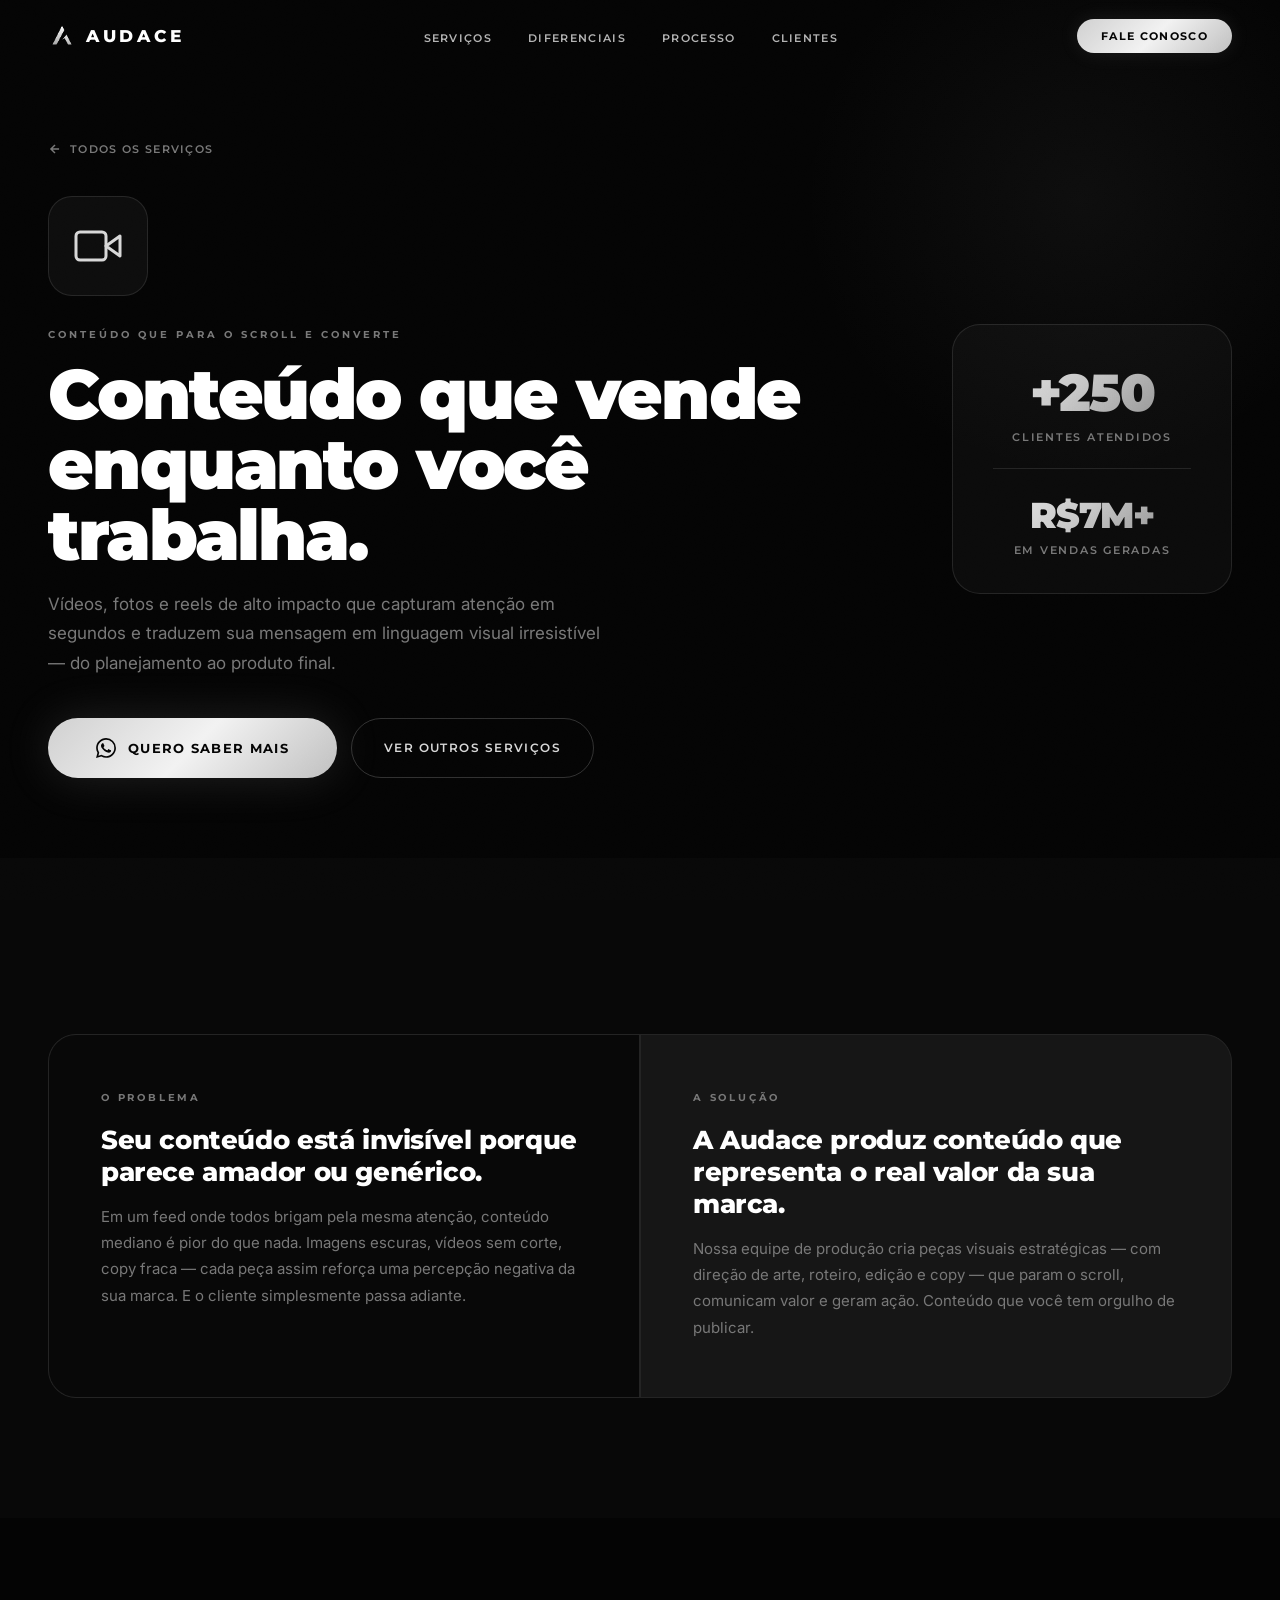
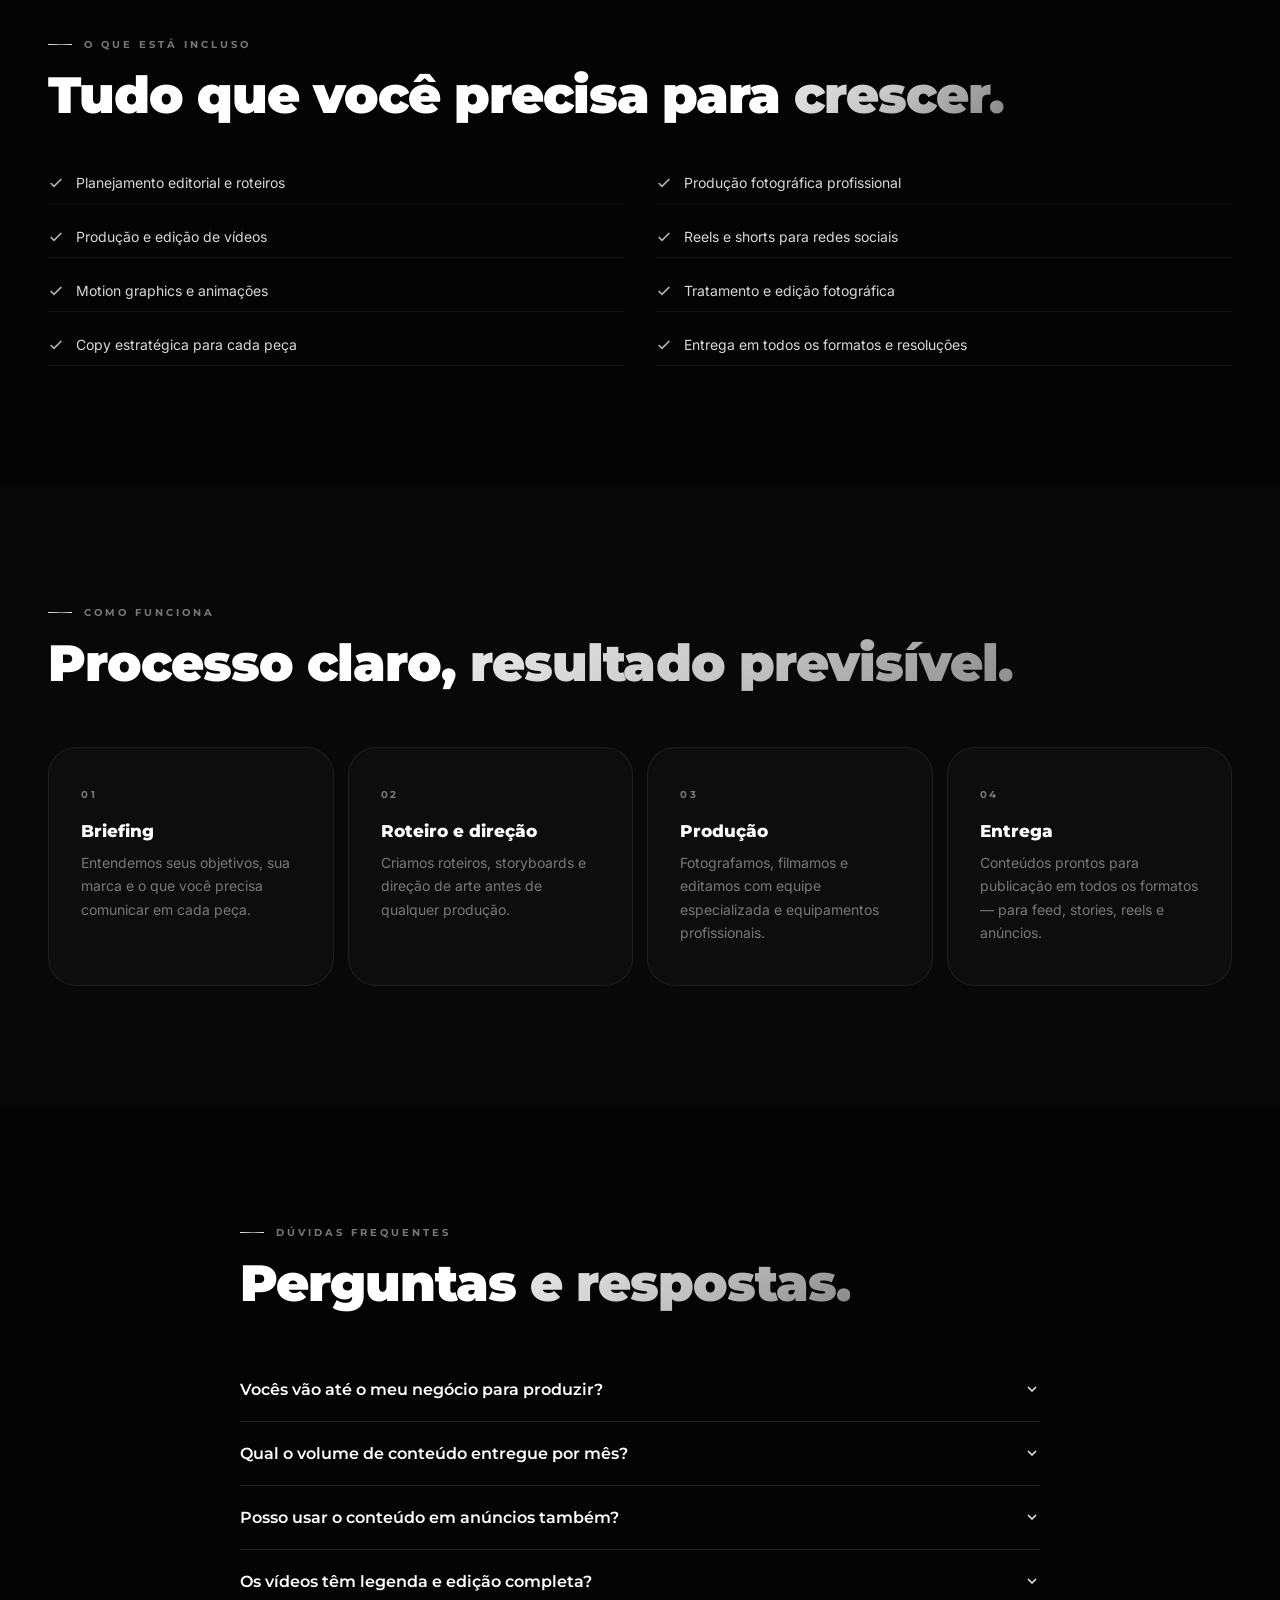
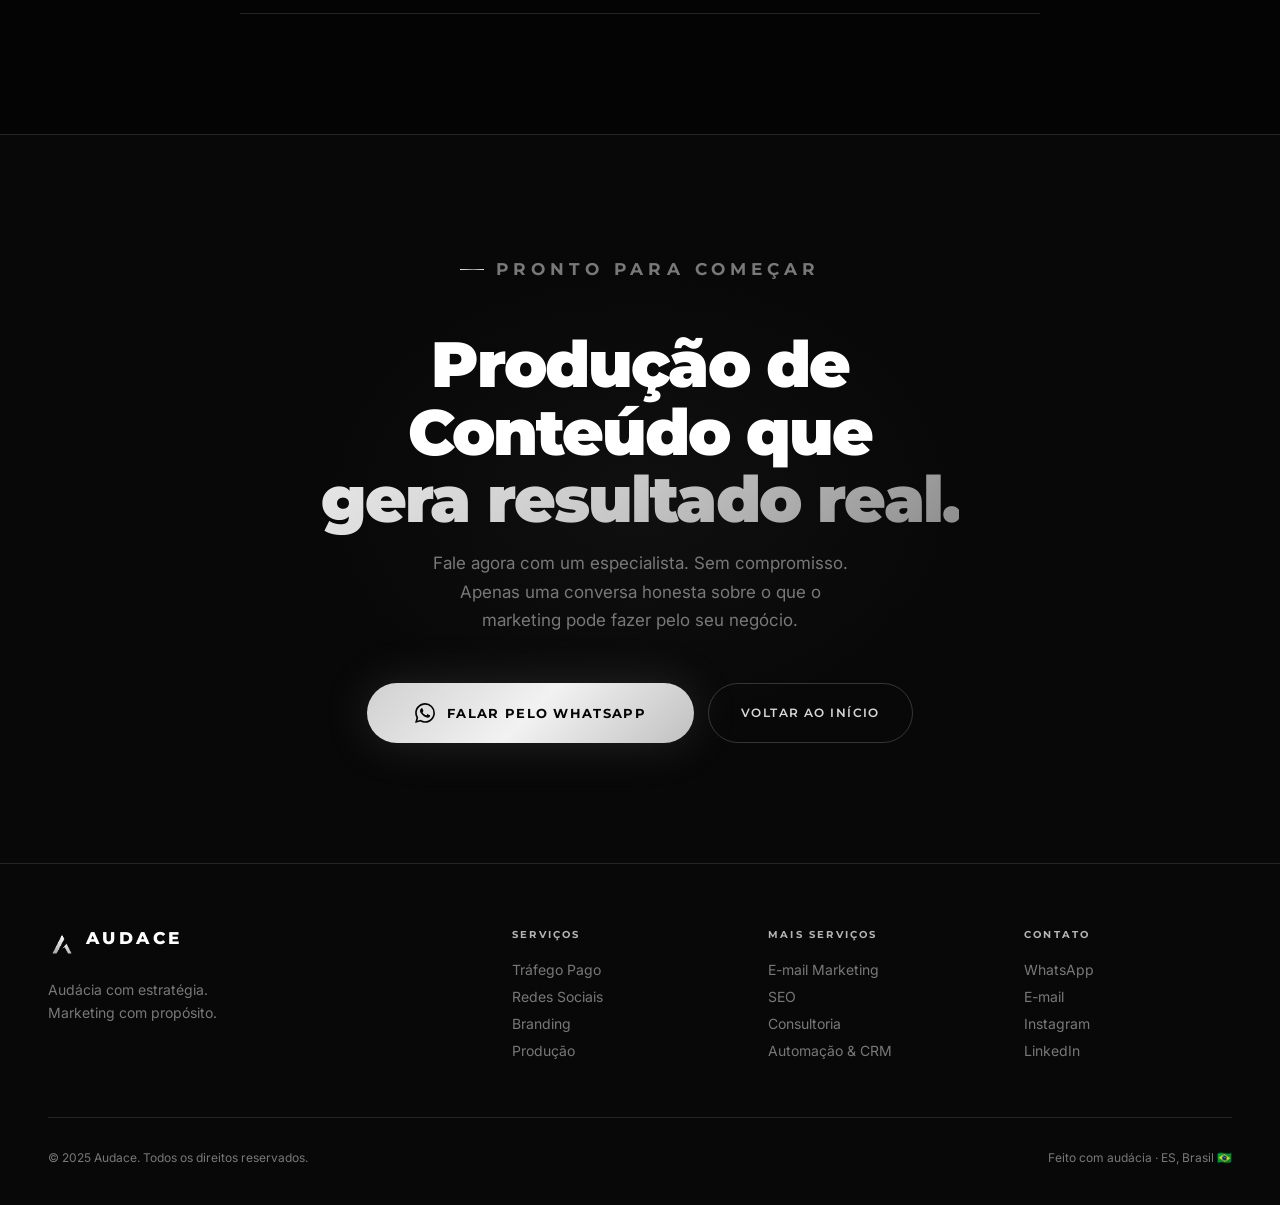
<file: servicos/producao-conteudo.html>
<!DOCTYPE html>
<html lang="pt-BR">
<head>
  <meta charset="UTF-8">
  <meta name="viewport" content="width=device-width, initial-scale=1.0">
  <title>Produção de Conteúdo | Audace</title>
  <meta name="description" content="Vídeos, fotos e reels de alto impacto que capturam atenção em segundos e traduzem sua mensagem em linguagem visual irresistível — do planejamento ao produto final.">
  <link rel="icon" type="image/svg+xml" href="../logo-branca.svg">
  <link rel="stylesheet" href="../style.css?v=5">
  <style>
    .svc-hero {
      min-height: 78vh;
      display: flex;
      align-items: center;
      padding: 140px 48px 80px;
      background: var(--black);
      position: relative;
      overflow: hidden;
    }
    .svc-hero::before {
      content: '';
      position: absolute;
      top: -100px; right: -100px;
      width: 600px; height: 600px;
      background: radial-gradient(circle, rgba(140,140,140,0.07) 0%, transparent 65%);
      pointer-events: none;
    }
    .svc-hero-inner {
      max-width: 1200px;
      margin: 0 auto;
      width: 100%;
      display: grid;
      grid-template-columns: 1fr auto;
      gap: 60px;
      align-items: center;
    }
    .svc-hero-icon {
      width: 100px; height: 100px;
      background: rgba(255,255,255,0.04);
      border: 1px solid rgba(255,255,255,0.1);
      border-radius: 24px;
      display: flex;
      align-items: center;
      justify-content: center;
      margin-bottom: 32px;
      color: var(--silver-light);
    }
    .svc-hero-icon svg { width: 48px; height: 48px; }
    .svc-tagline {
      font-family: var(--font-head);
      font-size: 10px;
      font-weight: 700;
      letter-spacing: .3em;
      text-transform: uppercase;
      color: var(--silver-dark);
      margin-bottom: 18px;
    }
    .svc-hero h1 {
      font-family: var(--font-head);
      font-weight: 900;
      font-size: clamp(38px, 5.5vw, 72px);
      line-height: 1.0;
      letter-spacing: -.03em;
      color: var(--white-pure);
      margin-bottom: 20px;
    }
    .svc-hero p {
      font-size: 17px;
      line-height: 1.72;
      color: var(--silver-dark);
      max-width: 560px;
      margin-bottom: 40px;
    }
    .svc-hero-badge {
      background: rgba(255,255,255,0.03);
      border: 1px solid rgba(255,255,255,0.1);
      border-radius: var(--radius-lg);
      padding: 36px 40px;
      min-width: 280px;
      text-align: center;
      flex-shrink: 0;
    }
    .badge-val {
      font-family: var(--font-head);
      font-weight: 900;
      font-size: 52px;
      letter-spacing: -.03em;
      background: var(--grad-silver);
      background-size: 200% auto;
      -webkit-background-clip: text;
      -webkit-text-fill-color: transparent;
      background-clip: text;
      animation: shine 5s linear infinite;
    }
    .badge-lbl {
      font-family: var(--font-head);
      font-size: 11px;
      font-weight: 600;
      letter-spacing: .16em;
      text-transform: uppercase;
      color: var(--silver-dark);
      margin-top: 6px;
    }
    .problem-solution {
      display: grid;
      grid-template-columns: 1fr 1fr;
      gap: 2px;
      background: var(--gray-border);
      border-radius: var(--radius-lg);
      overflow: hidden;
      border: 1px solid var(--gray-border);
      margin-top: 56px;
    }
    .ps-card {
      background: var(--gray-deep);
      padding: 56px 52px;
    }
    .ps-label {
      font-family: var(--font-head);
      font-size: 10px;
      font-weight: 700;
      letter-spacing: .28em;
      text-transform: uppercase;
      color: var(--silver-dark);
      margin-bottom: 20px;
    }
    .ps-card h3 {
      font-family: var(--font-head);
      font-size: 26px;
      font-weight: 800;
      letter-spacing: -.015em;
      color: var(--white-pure);
      margin-bottom: 16px;
    }
    .ps-card p {
      font-size: 15px;
      line-height: 1.75;
      color: var(--silver-dark);
    }
    .includes-grid {
      display: grid;
      grid-template-columns: repeat(2, 1fr);
      gap: 12px 32px;
      margin-top: 40px;
    }
    .inc-item {
      display: flex;
      align-items: center;
      gap: 12px;
      font-size: 14px;
      color: var(--silver-light);
      padding: 12px 0;
      border-bottom: 1px solid rgba(255,255,255,0.05);
    }
    .inc-item svg { color: var(--silver); flex-shrink:0; }
    .steps-grid {
      display: grid;
      grid-template-columns: repeat(4, 1fr);
      gap: 14px;
      margin-top: 56px;
    }
    .step-card {
      background: rgba(255,255,255,0.025);
      border: 1px solid rgba(255,255,255,0.07);
      border-radius: var(--radius-lg);
      padding: 40px 32px;
      position: relative;
    }
    .step-card::before {
      content: attr(data-step);
      font-family: var(--font-head);
      font-size: 10px;
      font-weight: 700;
      letter-spacing: .25em;
      color: var(--silver-dark);
      display: block;
      margin-bottom: 20px;
    }
    .step-card h3 {
      font-family: var(--font-head);
      font-size: 17px;
      font-weight: 800;
      color: var(--white-pure);
      margin-bottom: 10px;
    }
    .step-card p { font-size: 14px; line-height: 1.68; color: var(--silver-dark); }
    .faq-item {
      border-bottom: 1px solid var(--gray-border);
    }
    .faq-q {
      width: 100%;
      display: flex;
      justify-content: space-between;
      align-items: center;
      padding: 22px 0;
      background: none;
      border: none;
      cursor: pointer;
      font-family: var(--font-head);
      font-size: 16px;
      font-weight: 600;
      color: var(--white-pure);
      text-align: left;
      gap: 16px;
    }
    .faq-q svg { flex-shrink:0; transition: transform .3s; }
    .faq-q.open svg { transform: rotate(180deg); }
    .faq-a {
      max-height: 0;
      overflow: hidden;
      transition: max-height .4s var(--ease-out);
    }
    .faq-a.open { max-height: 300px; }
    .faq-a p {
      font-size: 15px;
      line-height: 1.72;
      color: var(--silver-dark);
      padding-bottom: 22px;
    }
    .cta-svc {
      background: var(--gray-deep);
      border-top: 1px solid var(--gray-border);
      padding: 120px 48px;
      text-align: center;
      position: relative;
      overflow: hidden;
    }
    .cta-svc::before {
      content: '';
      position: absolute;
      top: 50%; left: 50%;
      transform: translate(-50%,-50%);
      width: 700px; height: 500px;
      background: radial-gradient(ellipse, rgba(140,140,140,0.06) 0%, transparent 65%);
      pointer-events: none;
    }
    .cta-svc h2 {
      font-family: var(--font-head);
      font-weight: 900;
      font-size: clamp(36px, 5vw, 68px);
      line-height: 1.05;
      letter-spacing: -.03em;
      color: var(--white-pure);
      margin-bottom: 16px;
      position: relative;
    }
    .cta-svc p {
      font-size: 17px;
      line-height: 1.68;
      color: var(--silver-dark);
      max-width: 440px;
      margin: 0 auto 48px;
      position: relative;
    }
    .back-link {
      display: inline-flex;
      align-items: center;
      gap: 8px;
      font-family: var(--font-head);
      font-size: 11px;
      font-weight: 600;
      letter-spacing: .12em;
      text-transform: uppercase;
      color: var(--silver-dark);
      margin-bottom: 40px;
      transition: color .25s;
    }
    .back-link:hover { color: var(--white-pure); }
    @media (max-width:900px) {
      .svc-hero-inner { grid-template-columns: 1fr; }
      .svc-hero-badge { display: none; }
      .problem-solution { grid-template-columns: 1fr; }
      .steps-grid { grid-template-columns: repeat(2,1fr); }
      .includes-grid { grid-template-columns: 1fr; }
    }
    @media (max-width:600px) {
      .svc-hero { padding: 120px 24px 60px; }
      .steps-grid { grid-template-columns: 1fr; }
    }
  </style>
</head>
<body>
  <div id="cursor"></div>
  <div id="cursor-ring"></div>
  <div id="scroll-progress"></div>

  <nav id="nav">
    <a href="../index.html" class="nav-logo">
      <img class="logo-mark" src="../logo-branca.svg" alt="Audace">
      <span class="logo-text">AUDACE</span>
    </a>
    <ul class="nav-links">
      <li><a href="../index.html#servicos">Serviços</a></li>
      <li><a href="../index.html#diferenciais">Diferenciais</a></li>
      <li><a href="../index.html#processo">Processo</a></li>
      <li><a href="../index.html#depoimentos">Clientes</a></li>
    </ul>
    <a href="https://wa.me/5527998805559?text=Ol%C3%A1%21%20Vim%20pelo%20site%20da%20Audace%20e%20tenho%20interesse%20em%20Produ%C3%A7%C3%A3o%20de%20Conte%C3%BAdo%20para%20minha%20empresa.%20Poderia%20me%20dar%20mais%20informa%C3%A7%C3%B5es%3F" class="btn-nav" target="_blank" rel="noopener">Fale Conosco</a>
  </nav>

  <!-- HERO -->
  <section class="svc-hero">
    <div class="svc-hero-inner">
      <div>
        <a href="../index.html#servicos" class="back-link">
          <svg width="14" height="14" fill="none" stroke="currentColor" stroke-width="2.5" viewBox="0 0 24 24"><path d="M19 12H5M12 5l-7 7 7 7"/></svg>
          Todos os serviços
        </a>
        <div class="svc-hero-icon">
          <svg viewBox="0 0 24 24" fill="none" stroke="currentColor" stroke-width="1.5" stroke-linecap="round" stroke-linejoin="round"><polygon points="23 7 16 12 23 17 23 7"/><rect x="1" y="5" width="15" height="14" rx="2"/></svg>
        </div>
        <div class="svc-tagline">Conteúdo que para o scroll e converte</div>
        <h1 class="reveal">Conteúdo que vende<br>enquanto você trabalha.</h1>
        <p class="reveal">Vídeos, fotos e reels de alto impacto que capturam atenção em segundos e traduzem sua mensagem em linguagem visual irresistível — do planejamento ao produto final.</p>
        <div class="reveal" style="display:flex;gap:14px;flex-wrap:wrap;">
          <a href="https://wa.me/5527998805559?text=Ol%C3%A1%21%20Vim%20pelo%20site%20da%20Audace%20e%20tenho%20interesse%20em%20Produ%C3%A7%C3%A3o%20de%20Conte%C3%BAdo%20para%20minha%20empresa.%20Poderia%20me%20dar%20mais%20informa%C3%A7%C3%B5es%3F" class="btn-whatsapp" target="_blank" rel="noopener">
            <svg width="20" height="20" viewBox="0 0 24 24" fill="currentColor"><path d="M17.472 14.382c-.297-.149-1.758-.867-2.03-.967-.273-.099-.471-.148-.67.15-.197.297-.767.966-.94 1.164-.173.199-.347.223-.644.075-.297-.15-1.255-.463-2.39-1.475-.883-.788-1.48-1.761-1.653-2.059-.173-.297-.018-.458.13-.606.134-.133.298-.347.446-.52.149-.174.198-.298.298-.497.099-.198.05-.371-.025-.52-.075-.149-.669-1.612-.916-2.207-.242-.579-.487-.5-.669-.51-.173-.008-.371-.01-.57-.01-.198 0-.52.074-.792.372-.272.297-1.04 1.016-1.04 2.479 0 1.462 1.065 2.875 1.213 3.074.149.198 2.096 3.2 5.077 4.487.709.306 1.262.489 1.694.625.712.227 1.36.195 1.871.118.571-.085 1.758-.719 2.006-1.413.248-.694.248-1.289.173-1.413-.074-.124-.272-.198-.57-.347m-5.421 7.403h-.004a9.87 9.87 0 01-5.031-1.378l-.361-.214-3.741.982.998-3.648-.235-.374a9.86 9.86 0 01-1.51-5.26c.001-5.45 4.436-9.884 9.888-9.884 2.64 0 5.122 1.03 6.988 2.898a9.825 9.825 0 012.893 6.994c-.003 5.45-4.437 9.884-9.885 9.884m8.413-18.297A11.815 11.815 0 0012.05 0C5.495 0 .16 5.335.157 11.892c0 2.096.547 4.142 1.588 5.945L.057 24l6.305-1.654a11.882 11.882 0 005.683 1.448h.005c6.554 0 11.89-5.335 11.893-11.893a11.821 11.821 0 00-3.48-8.413z"/></svg>
            Quero saber mais
          </a>
          <a href="../index.html#servicos" class="btn-ghost">Ver outros serviços</a>
        </div>
      </div>
      <div class="svc-hero-badge reveal-right">
        <div class="badge-val">+250</div>
        <div class="badge-lbl">Clientes Atendidos</div>
        <div style="margin-top:24px;padding-top:24px;border-top:1px solid var(--gray-border);">
          <div class="badge-val" style="font-size:36px;">R$7M+</div>
          <div class="badge-lbl">Em Vendas Geradas</div>
        </div>
      </div>
    </div>
  </section>

  <!-- PROBLEM + SOLUTION -->
  <section class="section" style="background:var(--gray-deep);">
    <div style="max-width:1200px;margin:0 auto;">
      <div class="problem-solution">
        <div class="ps-card reveal-left">
          <div class="ps-label">O Problema</div>
          <h3>Seu conteúdo está invisível porque parece amador ou genérico.</h3>
          <p>Em um feed onde todos brigam pela mesma atenção, conteúdo mediano é pior do que nada. Imagens escuras, vídeos sem corte, copy fraca — cada peça assim reforça uma percepção negativa da sua marca. E o cliente simplesmente passa adiante.</p>
        </div>
        <div class="ps-card reveal-right" style="background:var(--gray-mid);">
          <div class="ps-label">A Solução</div>
          <h3>A Audace produz conteúdo que representa o real valor da sua marca.</h3>
          <p>Nossa equipe de produção cria peças visuais estratégicas — com direção de arte, roteiro, edição e copy — que param o scroll, comunicam valor e geram ação. Conteúdo que você tem orgulho de publicar.</p>
        </div>
      </div>
    </div>
  </section>

  <!-- INCLUDES -->
  <section class="section">
    <div style="max-width:1200px;margin:0 auto;">
      <p class="section-label reveal">O que está incluso</p>
      <h2 class="section-title reveal">Tudo que você precisa para <span class="gradient-text">crescer.</span></h2>
      <ul class="includes-grid">
          <li class="inc-item">
            <svg width="16" height="16" fill="none" stroke="currentColor" stroke-width="2.5" viewBox="0 0 24 24"><path d="M20 6L9 17l-5-5"/></svg>
            Planejamento editorial e roteiros
          </li>
          <li class="inc-item">
            <svg width="16" height="16" fill="none" stroke="currentColor" stroke-width="2.5" viewBox="0 0 24 24"><path d="M20 6L9 17l-5-5"/></svg>
            Produção fotográfica profissional
          </li>
          <li class="inc-item">
            <svg width="16" height="16" fill="none" stroke="currentColor" stroke-width="2.5" viewBox="0 0 24 24"><path d="M20 6L9 17l-5-5"/></svg>
            Produção e edição de vídeos
          </li>
          <li class="inc-item">
            <svg width="16" height="16" fill="none" stroke="currentColor" stroke-width="2.5" viewBox="0 0 24 24"><path d="M20 6L9 17l-5-5"/></svg>
            Reels e shorts para redes sociais
          </li>
          <li class="inc-item">
            <svg width="16" height="16" fill="none" stroke="currentColor" stroke-width="2.5" viewBox="0 0 24 24"><path d="M20 6L9 17l-5-5"/></svg>
            Motion graphics e animações
          </li>
          <li class="inc-item">
            <svg width="16" height="16" fill="none" stroke="currentColor" stroke-width="2.5" viewBox="0 0 24 24"><path d="M20 6L9 17l-5-5"/></svg>
            Tratamento e edição fotográfica
          </li>
          <li class="inc-item">
            <svg width="16" height="16" fill="none" stroke="currentColor" stroke-width="2.5" viewBox="0 0 24 24"><path d="M20 6L9 17l-5-5"/></svg>
            Copy estratégica para cada peça
          </li>
          <li class="inc-item">
            <svg width="16" height="16" fill="none" stroke="currentColor" stroke-width="2.5" viewBox="0 0 24 24"><path d="M20 6L9 17l-5-5"/></svg>
            Entrega em todos os formatos e resoluções
          </li>
      </ul>
    </div>
  </section>

  <!-- STEPS -->
  <section class="section dot-grid" style="background:var(--gray-deep);">
    <div style="max-width:1200px;margin:0 auto;">
      <p class="section-label reveal">Como funciona</p>
      <h2 class="section-title reveal">Processo claro, <span class="gradient-text">resultado previsível.</span></h2>
      <div class="steps-grid">
        <div class="step-card reveal" data-step="01">
          <h3>Briefing</h3>
          <p>Entendemos seus objetivos, sua marca e o que você precisa comunicar em cada peça.</p>
        </div>
        <div class="step-card reveal" data-step="02">
          <h3>Roteiro e direção</h3>
          <p>Criamos roteiros, storyboards e direção de arte antes de qualquer produção.</p>
        </div>
        <div class="step-card reveal" data-step="03">
          <h3>Produção</h3>
          <p>Fotografamos, filmamos e editamos com equipe especializada e equipamentos profissionais.</p>
        </div>
        <div class="step-card reveal" data-step="04">
          <h3>Entrega</h3>
          <p>Conteúdos prontos para publicação em todos os formatos — para feed, stories, reels e anúncios.</p>
        </div>
      </div>
    </div>
  </section>

  <!-- FAQ -->
  <section class="section">
    <div style="max-width:800px;margin:0 auto;">
      <p class="section-label reveal">Dúvidas frequentes</p>
      <h2 class="section-title reveal" style="margin-bottom:48px;">Perguntas <span class="gradient-text">e respostas.</span></h2>
      
        <div class="faq-item">
          <button class="faq-q" onclick="toggleFaq(this)">
            Vocês vão até o meu negócio para produzir?
            <svg width="16" height="16" fill="none" stroke="currentColor" stroke-width="2" viewBox="0 0 24 24"><path d="M6 9l6 6 6-6"/></svg>
          </button>
          <div class="faq-a"><p>Sim. Realizamos produções no local quando necessário, além de produções em estúdio conforme o projeto.</p></div>
        </div>
        <div class="faq-item">
          <button class="faq-q" onclick="toggleFaq(this)">
            Qual o volume de conteúdo entregue por mês?
            <svg width="16" height="16" fill="none" stroke="currentColor" stroke-width="2" viewBox="0 0 24 24"><path d="M6 9l6 6 6-6"/></svg>
          </button>
          <div class="faq-a"><p>Varia conforme o plano. Trabalhamos desde pacotes pontuais até entregas mensais recorrentes.</p></div>
        </div>
        <div class="faq-item">
          <button class="faq-q" onclick="toggleFaq(this)">
            Posso usar o conteúdo em anúncios também?
            <svg width="16" height="16" fill="none" stroke="currentColor" stroke-width="2" viewBox="0 0 24 24"><path d="M6 9l6 6 6-6"/></svg>
          </button>
          <div class="faq-a"><p>Sim. Produzimos conteúdos otimizados tanto para conteúdo orgânico quanto para uso em campanhas pagas.</p></div>
        </div>
        <div class="faq-item">
          <button class="faq-q" onclick="toggleFaq(this)">
            Os vídeos têm legenda e edição completa?
            <svg width="16" height="16" fill="none" stroke="currentColor" stroke-width="2" viewBox="0 0 24 24"><path d="M6 9l6 6 6-6"/></svg>
          </button>
          <div class="faq-a"><p>Sim. Entregamos os vídeos completamente editados, com legenda, trilha e adaptação para cada plataforma.</p></div>
        </div>
    </div>
  </section>

  <!-- CTA -->
  <section class="cta-svc">
    <div style="position:relative;z-index:2;max-width:700px;margin:0 auto;">
      <p class="section-label reveal" style="justify-content:center;">Pronto para começar</p>
      <h2 class="reveal">Produção de Conteúdo que<br><span class="gradient-text">gera resultado real.</span></h2>
      <p class="reveal">Fale agora com um especialista. Sem compromisso. Apenas uma conversa honesta sobre o que o marketing pode fazer pelo seu negócio.</p>
      <div class="reveal" style="display:flex;gap:14px;justify-content:center;flex-wrap:wrap;">
        <a href="https://wa.me/5527998805559?text=Ol%C3%A1%21%20Vim%20pelo%20site%20da%20Audace%20e%20tenho%20interesse%20em%20Produ%C3%A7%C3%A3o%20de%20Conte%C3%BAdo%20para%20minha%20empresa.%20Poderia%20me%20dar%20mais%20informa%C3%A7%C3%B5es%3F" class="btn-whatsapp" target="_blank" rel="noopener">
          <svg width="20" height="20" viewBox="0 0 24 24" fill="currentColor"><path d="M17.472 14.382c-.297-.149-1.758-.867-2.03-.967-.273-.099-.471-.148-.67.15-.197.297-.767.966-.94 1.164-.173.199-.347.223-.644.075-.297-.15-1.255-.463-2.39-1.475-.883-.788-1.48-1.761-1.653-2.059-.173-.297-.018-.458.13-.606.134-.133.298-.347.446-.52.149-.174.198-.298.298-.497.099-.198.05-.371-.025-.52-.075-.149-.669-1.612-.916-2.207-.242-.579-.487-.5-.669-.51-.173-.008-.371-.01-.57-.01-.198 0-.52.074-.792.372-.272.297-1.04 1.016-1.04 2.479 0 1.462 1.065 2.875 1.213 3.074.149.198 2.096 3.2 5.077 4.487.709.306 1.262.489 1.694.625.712.227 1.36.195 1.871.118.571-.085 1.758-.719 2.006-1.413.248-.694.248-1.289.173-1.413-.074-.124-.272-.198-.57-.347m-5.421 7.403h-.004a9.87 9.87 0 01-5.031-1.378l-.361-.214-3.741.982.998-3.648-.235-.374a9.86 9.86 0 01-1.51-5.26c.001-5.45 4.436-9.884 9.888-9.884 2.64 0 5.122 1.03 6.988 2.898a9.825 9.825 0 012.893 6.994c-.003 5.45-4.437 9.884-9.885 9.884m8.413-18.297A11.815 11.815 0 0012.05 0C5.495 0 .16 5.335.157 11.892c0 2.096.547 4.142 1.588 5.945L.057 24l6.305-1.654a11.882 11.882 0 005.683 1.448h.005c6.554 0 11.89-5.335 11.893-11.893a11.821 11.821 0 00-3.48-8.413z"/></svg>
          Falar pelo WhatsApp
        </a>
        <a href="../index.html" class="btn-ghost">Voltar ao início</a>
      </div>
    </div>
  </section>

  <!-- FOOTER -->
  <footer>
    <div style="max-width:1200px;margin:0 auto;">
      <div class="footer-grid">
        <div class="footer-brand">
          <div class="nav-logo" style="margin-bottom:16px;">
            <img class="logo-mark" src="../logo-branca.svg" alt="Audace">
            <span class="logo-text" style="font-size:17px;">AUDACE</span>
          </div>
          <p>Audácia com estratégia.<br>Marketing com propósito.</p>
        </div>
        <div class="footer-col">
          <h4>Serviços</h4>
          <a href="trafego-pago.html">Tráfego Pago</a>
          <a href="social-media.html">Redes Sociais</a>
          <a href="branding.html">Branding</a>
          <a href="producao-conteudo.html">Produção</a>
        </div>
        <div class="footer-col">
          <h4>Mais serviços</h4>
          <a href="email-marketing.html">E-mail Marketing</a>
          <a href="seo.html">SEO</a>
          <a href="consultoria.html">Consultoria</a>
          <a href="automacao-crm.html">Automação & CRM</a>
        </div>
        <div class="footer-col">
          <h4>Contato</h4>
          <a href="https://wa.me/5527998805559" target="_blank">WhatsApp</a>
          <a href="mailto:contato@audace.com.br">E-mail</a>
          <a href="https://instagram.com/audace" target="_blank">Instagram</a>
          <a href="https://linkedin.com/company/audace" target="_blank">LinkedIn</a>
        </div>
      </div>
      <div class="footer-bottom">
        <p>© 2025 Audace. Todos os direitos reservados.</p>
        <p>Feito com audácia · ES, Brasil 🇧🇷</p>
      </div>
    </div>
  </footer>

  <script>
  (()=>{
    const cur=document.getElementById('cursor'),ring=document.getElementById('cursor-ring');
    let mx=0,my=0,rx=0,ry=0;
    document.addEventListener('mousemove',e=>{mx=e.clientX;my=e.clientY;cur.style.left=mx+'px';cur.style.top=my+'px';});
    (function lp(){rx+=(mx-rx)*.13;ry+=(my-ry)*.13;ring.style.left=rx+'px';ring.style.top=ry+'px';requestAnimationFrame(lp);})();
    document.querySelectorAll('a,button').forEach(el=>{
      el.addEventListener('mouseenter',()=>{cur.style.transform='translate(-50%,-50%) scale(2.5)';ring.style.opacity='0';});
      el.addEventListener('mouseleave',()=>{cur.style.transform='translate(-50%,-50%) scale(1)';ring.style.opacity='1';});
    });
    const nav=document.getElementById('nav'),prog=document.getElementById('scroll-progress');
    window.addEventListener('scroll',()=>{nav.classList.toggle('scrolled',scrollY>40);prog.style.width=(scrollY/(document.body.scrollHeight-innerHeight)*100)+'%';},{passive:true});
    const obs=new IntersectionObserver(es=>es.forEach(e=>{if(e.isIntersecting){e.target.classList.add('visible');obs.unobserve(e.target);}})  ,{threshold:.1});
    document.querySelectorAll('.reveal,.reveal-up,.reveal-left,.reveal-right').forEach(el=>obs.observe(el));
  })();
  function toggleFaq(btn){
    const a=btn.nextElementSibling;
    btn.classList.toggle('open');
    a.classList.toggle('open');
  }
  </script>
</body>
</html>
</file>
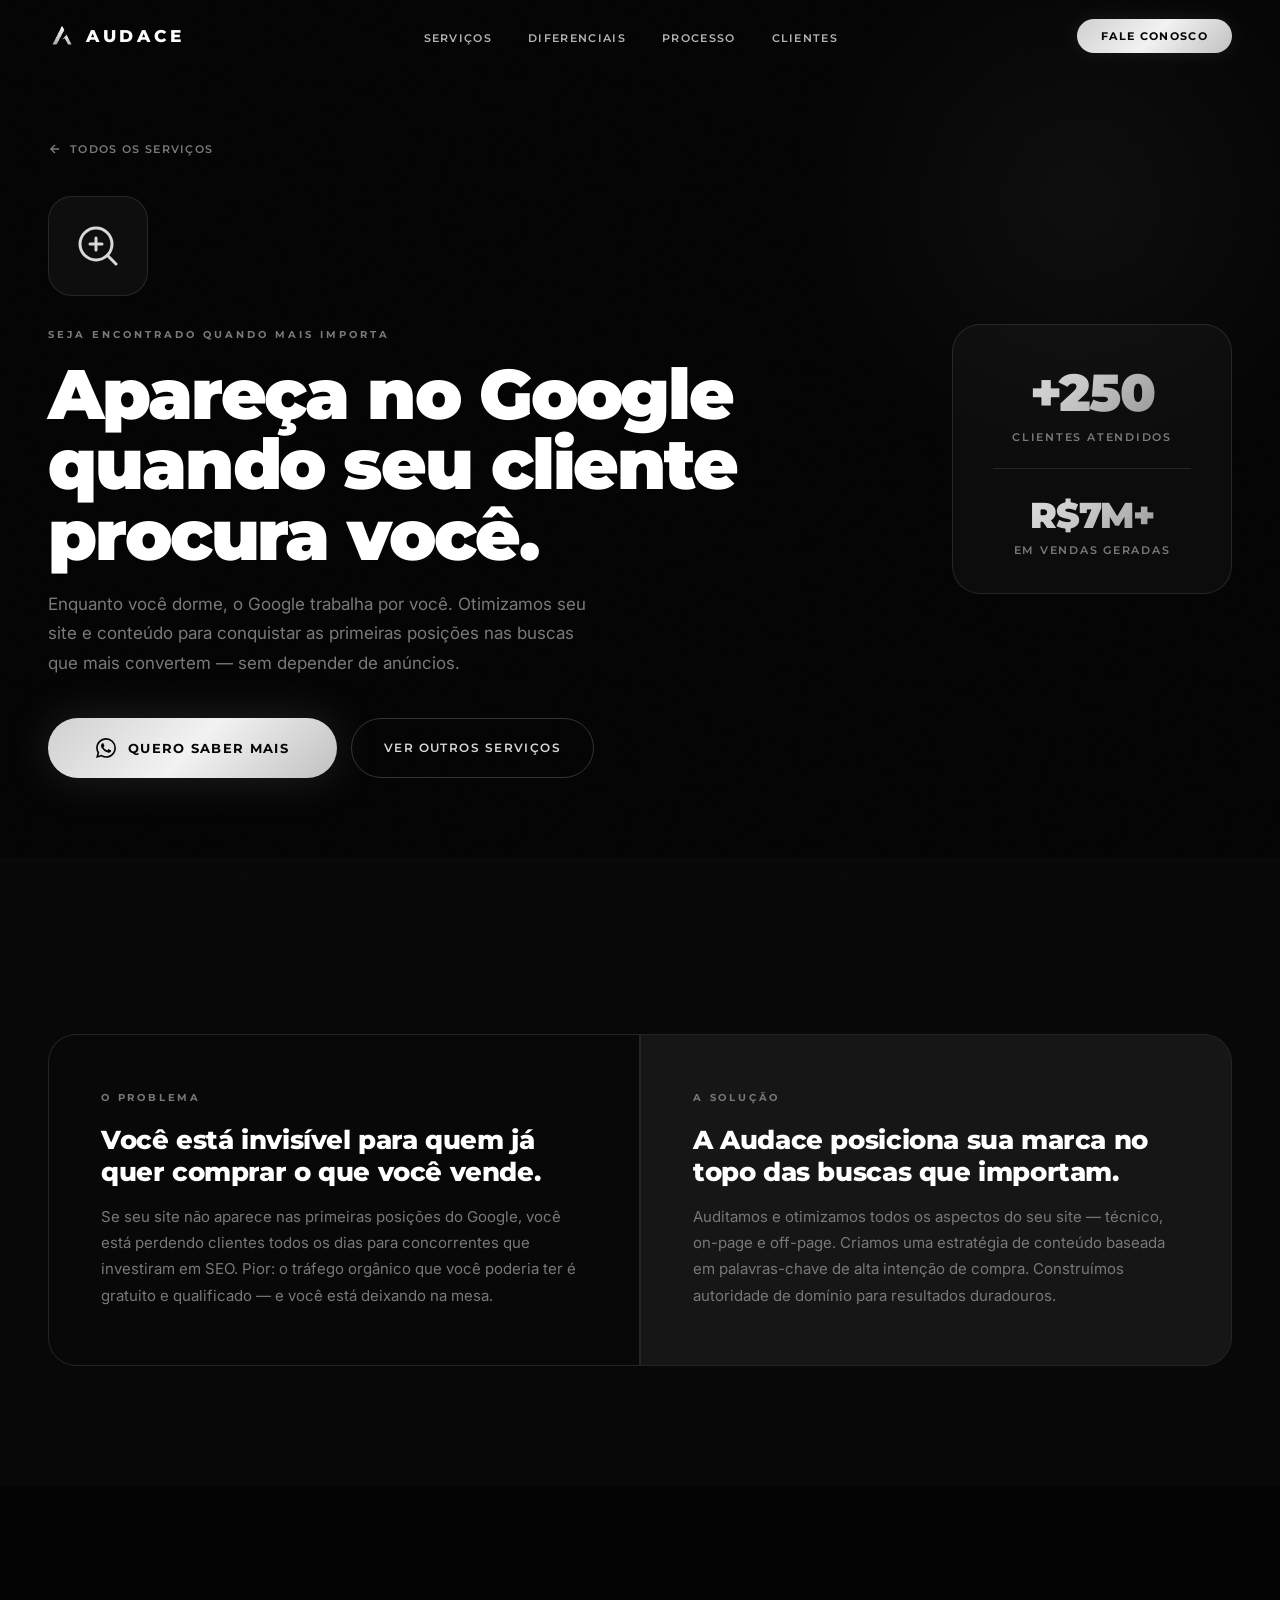
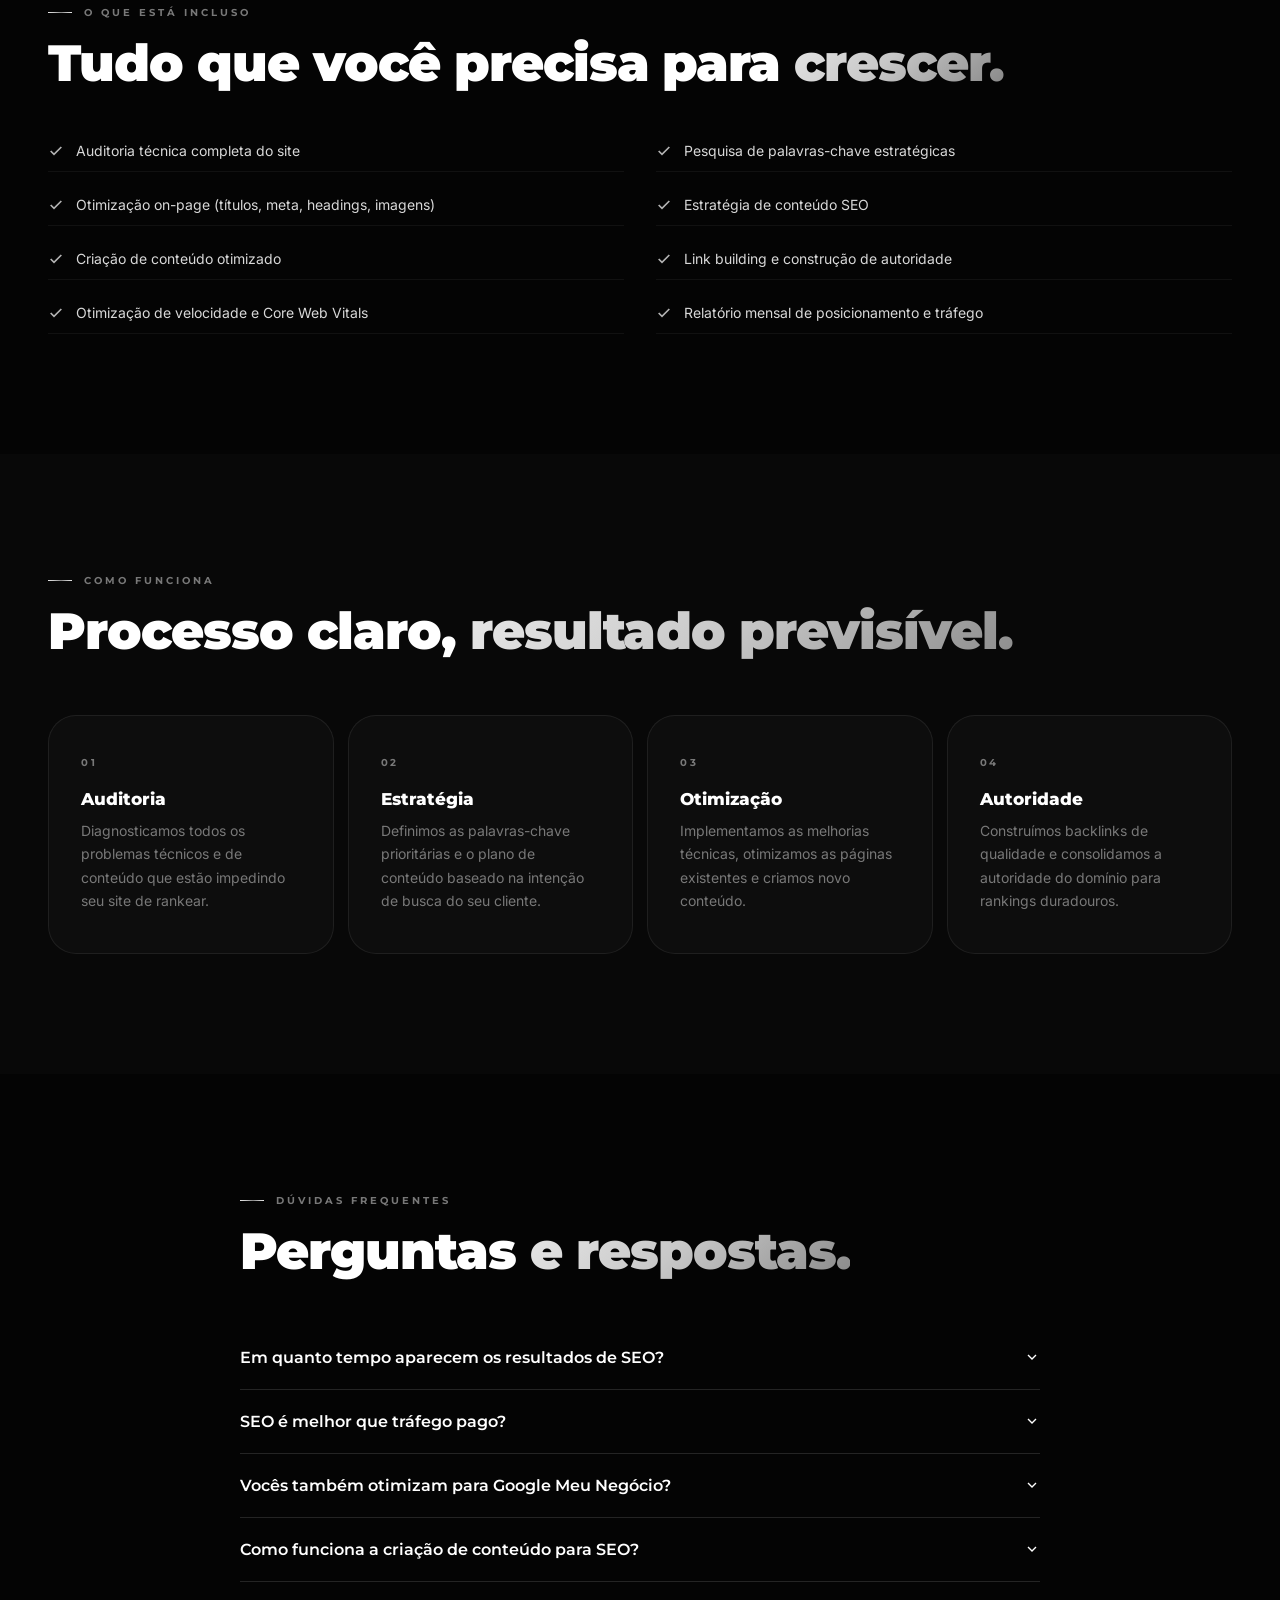
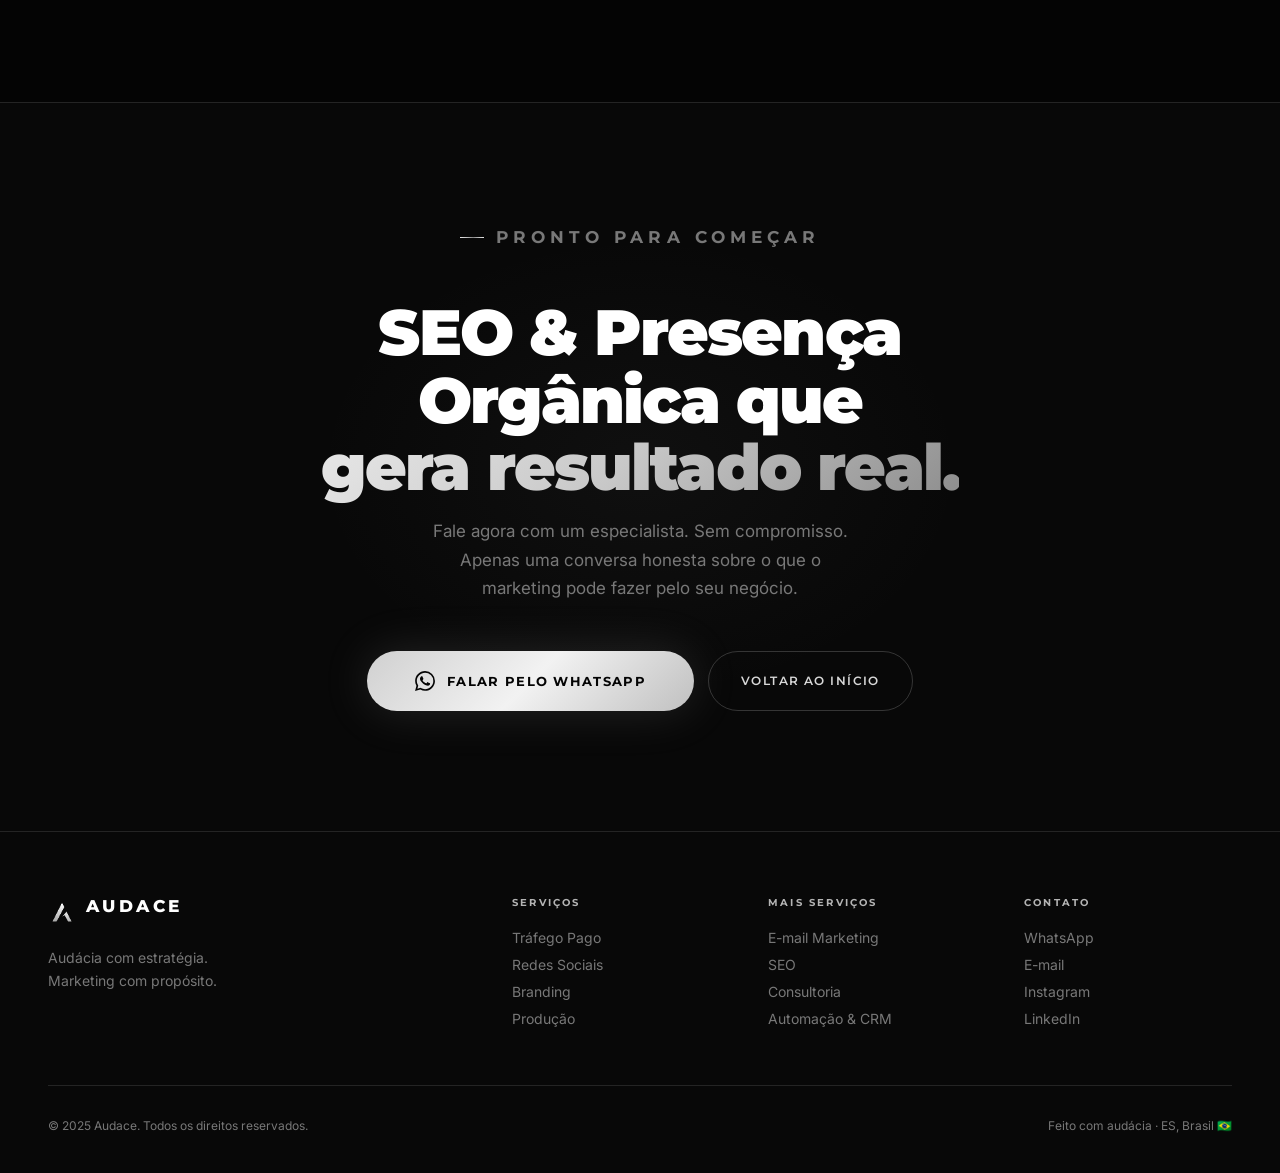
<file: servicos/seo.html>
<!DOCTYPE html>
<html lang="pt-BR">
<head>
  <meta charset="UTF-8">
  <meta name="viewport" content="width=device-width, initial-scale=1.0">
  <title>SEO & Presença Orgânica | Audace</title>
  <meta name="description" content="Enquanto você dorme, o Google trabalha por você. Otimizamos seu site e conteúdo para conquistar as primeiras posições nas buscas que mais convertem — sem depender de anúncios.">
  <link rel="icon" type="image/svg+xml" href="../logo-branca.svg">
  <link rel="stylesheet" href="../style.css?v=5">
  <style>
    .svc-hero {
      min-height: 78vh;
      display: flex;
      align-items: center;
      padding: 140px 48px 80px;
      background: var(--black);
      position: relative;
      overflow: hidden;
    }
    .svc-hero::before {
      content: '';
      position: absolute;
      top: -100px; right: -100px;
      width: 600px; height: 600px;
      background: radial-gradient(circle, rgba(140,140,140,0.07) 0%, transparent 65%);
      pointer-events: none;
    }
    .svc-hero-inner {
      max-width: 1200px;
      margin: 0 auto;
      width: 100%;
      display: grid;
      grid-template-columns: 1fr auto;
      gap: 60px;
      align-items: center;
    }
    .svc-hero-icon {
      width: 100px; height: 100px;
      background: rgba(255,255,255,0.04);
      border: 1px solid rgba(255,255,255,0.1);
      border-radius: 24px;
      display: flex;
      align-items: center;
      justify-content: center;
      margin-bottom: 32px;
      color: var(--silver-light);
    }
    .svc-hero-icon svg { width: 48px; height: 48px; }
    .svc-tagline {
      font-family: var(--font-head);
      font-size: 10px;
      font-weight: 700;
      letter-spacing: .3em;
      text-transform: uppercase;
      color: var(--silver-dark);
      margin-bottom: 18px;
    }
    .svc-hero h1 {
      font-family: var(--font-head);
      font-weight: 900;
      font-size: clamp(38px, 5.5vw, 72px);
      line-height: 1.0;
      letter-spacing: -.03em;
      color: var(--white-pure);
      margin-bottom: 20px;
    }
    .svc-hero p {
      font-size: 17px;
      line-height: 1.72;
      color: var(--silver-dark);
      max-width: 560px;
      margin-bottom: 40px;
    }
    .svc-hero-badge {
      background: rgba(255,255,255,0.03);
      border: 1px solid rgba(255,255,255,0.1);
      border-radius: var(--radius-lg);
      padding: 36px 40px;
      min-width: 280px;
      text-align: center;
      flex-shrink: 0;
    }
    .badge-val {
      font-family: var(--font-head);
      font-weight: 900;
      font-size: 52px;
      letter-spacing: -.03em;
      background: var(--grad-silver);
      background-size: 200% auto;
      -webkit-background-clip: text;
      -webkit-text-fill-color: transparent;
      background-clip: text;
      animation: shine 5s linear infinite;
    }
    .badge-lbl {
      font-family: var(--font-head);
      font-size: 11px;
      font-weight: 600;
      letter-spacing: .16em;
      text-transform: uppercase;
      color: var(--silver-dark);
      margin-top: 6px;
    }
    .problem-solution {
      display: grid;
      grid-template-columns: 1fr 1fr;
      gap: 2px;
      background: var(--gray-border);
      border-radius: var(--radius-lg);
      overflow: hidden;
      border: 1px solid var(--gray-border);
      margin-top: 56px;
    }
    .ps-card {
      background: var(--gray-deep);
      padding: 56px 52px;
    }
    .ps-label {
      font-family: var(--font-head);
      font-size: 10px;
      font-weight: 700;
      letter-spacing: .28em;
      text-transform: uppercase;
      color: var(--silver-dark);
      margin-bottom: 20px;
    }
    .ps-card h3 {
      font-family: var(--font-head);
      font-size: 26px;
      font-weight: 800;
      letter-spacing: -.015em;
      color: var(--white-pure);
      margin-bottom: 16px;
    }
    .ps-card p {
      font-size: 15px;
      line-height: 1.75;
      color: var(--silver-dark);
    }
    .includes-grid {
      display: grid;
      grid-template-columns: repeat(2, 1fr);
      gap: 12px 32px;
      margin-top: 40px;
    }
    .inc-item {
      display: flex;
      align-items: center;
      gap: 12px;
      font-size: 14px;
      color: var(--silver-light);
      padding: 12px 0;
      border-bottom: 1px solid rgba(255,255,255,0.05);
    }
    .inc-item svg { color: var(--silver); flex-shrink:0; }
    .steps-grid {
      display: grid;
      grid-template-columns: repeat(4, 1fr);
      gap: 14px;
      margin-top: 56px;
    }
    .step-card {
      background: rgba(255,255,255,0.025);
      border: 1px solid rgba(255,255,255,0.07);
      border-radius: var(--radius-lg);
      padding: 40px 32px;
      position: relative;
    }
    .step-card::before {
      content: attr(data-step);
      font-family: var(--font-head);
      font-size: 10px;
      font-weight: 700;
      letter-spacing: .25em;
      color: var(--silver-dark);
      display: block;
      margin-bottom: 20px;
    }
    .step-card h3 {
      font-family: var(--font-head);
      font-size: 17px;
      font-weight: 800;
      color: var(--white-pure);
      margin-bottom: 10px;
    }
    .step-card p { font-size: 14px; line-height: 1.68; color: var(--silver-dark); }
    .faq-item {
      border-bottom: 1px solid var(--gray-border);
    }
    .faq-q {
      width: 100%;
      display: flex;
      justify-content: space-between;
      align-items: center;
      padding: 22px 0;
      background: none;
      border: none;
      cursor: pointer;
      font-family: var(--font-head);
      font-size: 16px;
      font-weight: 600;
      color: var(--white-pure);
      text-align: left;
      gap: 16px;
    }
    .faq-q svg { flex-shrink:0; transition: transform .3s; }
    .faq-q.open svg { transform: rotate(180deg); }
    .faq-a {
      max-height: 0;
      overflow: hidden;
      transition: max-height .4s var(--ease-out);
    }
    .faq-a.open { max-height: 300px; }
    .faq-a p {
      font-size: 15px;
      line-height: 1.72;
      color: var(--silver-dark);
      padding-bottom: 22px;
    }
    .cta-svc {
      background: var(--gray-deep);
      border-top: 1px solid var(--gray-border);
      padding: 120px 48px;
      text-align: center;
      position: relative;
      overflow: hidden;
    }
    .cta-svc::before {
      content: '';
      position: absolute;
      top: 50%; left: 50%;
      transform: translate(-50%,-50%);
      width: 700px; height: 500px;
      background: radial-gradient(ellipse, rgba(140,140,140,0.06) 0%, transparent 65%);
      pointer-events: none;
    }
    .cta-svc h2 {
      font-family: var(--font-head);
      font-weight: 900;
      font-size: clamp(36px, 5vw, 68px);
      line-height: 1.05;
      letter-spacing: -.03em;
      color: var(--white-pure);
      margin-bottom: 16px;
      position: relative;
    }
    .cta-svc p {
      font-size: 17px;
      line-height: 1.68;
      color: var(--silver-dark);
      max-width: 440px;
      margin: 0 auto 48px;
      position: relative;
    }
    .back-link {
      display: inline-flex;
      align-items: center;
      gap: 8px;
      font-family: var(--font-head);
      font-size: 11px;
      font-weight: 600;
      letter-spacing: .12em;
      text-transform: uppercase;
      color: var(--silver-dark);
      margin-bottom: 40px;
      transition: color .25s;
    }
    .back-link:hover { color: var(--white-pure); }
    @media (max-width:900px) {
      .svc-hero-inner { grid-template-columns: 1fr; }
      .svc-hero-badge { display: none; }
      .problem-solution { grid-template-columns: 1fr; }
      .steps-grid { grid-template-columns: repeat(2,1fr); }
      .includes-grid { grid-template-columns: 1fr; }
    }
    @media (max-width:600px) {
      .svc-hero { padding: 120px 24px 60px; }
      .steps-grid { grid-template-columns: 1fr; }
    }
  </style>
</head>
<body>
  <div id="cursor"></div>
  <div id="cursor-ring"></div>
  <div id="scroll-progress"></div>

  <nav id="nav">
    <a href="../index.html" class="nav-logo">
      <img class="logo-mark" src="../logo-branca.svg" alt="Audace">
      <span class="logo-text">AUDACE</span>
    </a>
    <ul class="nav-links">
      <li><a href="../index.html#servicos">Serviços</a></li>
      <li><a href="../index.html#diferenciais">Diferenciais</a></li>
      <li><a href="../index.html#processo">Processo</a></li>
      <li><a href="../index.html#depoimentos">Clientes</a></li>
    </ul>
    <a href="https://wa.me/5527998805559?text=Ol%C3%A1%21%20Vim%20pelo%20site%20da%20Audace%20e%20tenho%20interesse%20em%20SEO%20%26%20Presen%C3%A7a%20Org%C3%A2nica%20para%20minha%20empresa.%20Poderia%20me%20dar%20mais%20informa%C3%A7%C3%B5es%3F" class="btn-nav" target="_blank" rel="noopener">Fale Conosco</a>
  </nav>

  <!-- HERO -->
  <section class="svc-hero">
    <div class="svc-hero-inner">
      <div>
        <a href="../index.html#servicos" class="back-link">
          <svg width="14" height="14" fill="none" stroke="currentColor" stroke-width="2.5" viewBox="0 0 24 24"><path d="M19 12H5M12 5l-7 7 7 7"/></svg>
          Todos os serviços
        </a>
        <div class="svc-hero-icon">
          <svg viewBox="0 0 24 24" fill="none" stroke="currentColor" stroke-width="1.5" stroke-linecap="round" stroke-linejoin="round"><circle cx="11" cy="11" r="8"/><path d="m21 21-4.35-4.35"/><path d="M8 11h6M11 8v6"/></svg>
        </div>
        <div class="svc-tagline">Seja encontrado quando mais importa</div>
        <h1 class="reveal">Apareça no Google<br>quando seu cliente procura você.</h1>
        <p class="reveal">Enquanto você dorme, o Google trabalha por você. Otimizamos seu site e conteúdo para conquistar as primeiras posições nas buscas que mais convertem — sem depender de anúncios.</p>
        <div class="reveal" style="display:flex;gap:14px;flex-wrap:wrap;">
          <a href="https://wa.me/5527998805559?text=Ol%C3%A1%21%20Vim%20pelo%20site%20da%20Audace%20e%20tenho%20interesse%20em%20SEO%20%26%20Presen%C3%A7a%20Org%C3%A2nica%20para%20minha%20empresa.%20Poderia%20me%20dar%20mais%20informa%C3%A7%C3%B5es%3F" class="btn-whatsapp" target="_blank" rel="noopener">
            <svg width="20" height="20" viewBox="0 0 24 24" fill="currentColor"><path d="M17.472 14.382c-.297-.149-1.758-.867-2.03-.967-.273-.099-.471-.148-.67.15-.197.297-.767.966-.94 1.164-.173.199-.347.223-.644.075-.297-.15-1.255-.463-2.39-1.475-.883-.788-1.48-1.761-1.653-2.059-.173-.297-.018-.458.13-.606.134-.133.298-.347.446-.52.149-.174.198-.298.298-.497.099-.198.05-.371-.025-.52-.075-.149-.669-1.612-.916-2.207-.242-.579-.487-.5-.669-.51-.173-.008-.371-.01-.57-.01-.198 0-.52.074-.792.372-.272.297-1.04 1.016-1.04 2.479 0 1.462 1.065 2.875 1.213 3.074.149.198 2.096 3.2 5.077 4.487.709.306 1.262.489 1.694.625.712.227 1.36.195 1.871.118.571-.085 1.758-.719 2.006-1.413.248-.694.248-1.289.173-1.413-.074-.124-.272-.198-.57-.347m-5.421 7.403h-.004a9.87 9.87 0 01-5.031-1.378l-.361-.214-3.741.982.998-3.648-.235-.374a9.86 9.86 0 01-1.51-5.26c.001-5.45 4.436-9.884 9.888-9.884 2.64 0 5.122 1.03 6.988 2.898a9.825 9.825 0 012.893 6.994c-.003 5.45-4.437 9.884-9.885 9.884m8.413-18.297A11.815 11.815 0 0012.05 0C5.495 0 .16 5.335.157 11.892c0 2.096.547 4.142 1.588 5.945L.057 24l6.305-1.654a11.882 11.882 0 005.683 1.448h.005c6.554 0 11.89-5.335 11.893-11.893a11.821 11.821 0 00-3.48-8.413z"/></svg>
            Quero saber mais
          </a>
          <a href="../index.html#servicos" class="btn-ghost">Ver outros serviços</a>
        </div>
      </div>
      <div class="svc-hero-badge reveal-right">
        <div class="badge-val">+250</div>
        <div class="badge-lbl">Clientes Atendidos</div>
        <div style="margin-top:24px;padding-top:24px;border-top:1px solid var(--gray-border);">
          <div class="badge-val" style="font-size:36px;">R$7M+</div>
          <div class="badge-lbl">Em Vendas Geradas</div>
        </div>
      </div>
    </div>
  </section>

  <!-- PROBLEM + SOLUTION -->
  <section class="section" style="background:var(--gray-deep);">
    <div style="max-width:1200px;margin:0 auto;">
      <div class="problem-solution">
        <div class="ps-card reveal-left">
          <div class="ps-label">O Problema</div>
          <h3>Você está invisível para quem já quer comprar o que você vende.</h3>
          <p>Se seu site não aparece nas primeiras posições do Google, você está perdendo clientes todos os dias para concorrentes que investiram em SEO. Pior: o tráfego orgânico que você poderia ter é gratuito e qualificado — e você está deixando na mesa.</p>
        </div>
        <div class="ps-card reveal-right" style="background:var(--gray-mid);">
          <div class="ps-label">A Solução</div>
          <h3>A Audace posiciona sua marca no topo das buscas que importam.</h3>
          <p>Auditamos e otimizamos todos os aspectos do seu site — técnico, on-page e off-page. Criamos uma estratégia de conteúdo baseada em palavras-chave de alta intenção de compra. Construímos autoridade de domínio para resultados duradouros.</p>
        </div>
      </div>
    </div>
  </section>

  <!-- INCLUDES -->
  <section class="section">
    <div style="max-width:1200px;margin:0 auto;">
      <p class="section-label reveal">O que está incluso</p>
      <h2 class="section-title reveal">Tudo que você precisa para <span class="gradient-text">crescer.</span></h2>
      <ul class="includes-grid">
          <li class="inc-item">
            <svg width="16" height="16" fill="none" stroke="currentColor" stroke-width="2.5" viewBox="0 0 24 24"><path d="M20 6L9 17l-5-5"/></svg>
            Auditoria técnica completa do site
          </li>
          <li class="inc-item">
            <svg width="16" height="16" fill="none" stroke="currentColor" stroke-width="2.5" viewBox="0 0 24 24"><path d="M20 6L9 17l-5-5"/></svg>
            Pesquisa de palavras-chave estratégicas
          </li>
          <li class="inc-item">
            <svg width="16" height="16" fill="none" stroke="currentColor" stroke-width="2.5" viewBox="0 0 24 24"><path d="M20 6L9 17l-5-5"/></svg>
            Otimização on-page (títulos, meta, headings, imagens)
          </li>
          <li class="inc-item">
            <svg width="16" height="16" fill="none" stroke="currentColor" stroke-width="2.5" viewBox="0 0 24 24"><path d="M20 6L9 17l-5-5"/></svg>
            Estratégia de conteúdo SEO
          </li>
          <li class="inc-item">
            <svg width="16" height="16" fill="none" stroke="currentColor" stroke-width="2.5" viewBox="0 0 24 24"><path d="M20 6L9 17l-5-5"/></svg>
            Criação de conteúdo otimizado
          </li>
          <li class="inc-item">
            <svg width="16" height="16" fill="none" stroke="currentColor" stroke-width="2.5" viewBox="0 0 24 24"><path d="M20 6L9 17l-5-5"/></svg>
            Link building e construção de autoridade
          </li>
          <li class="inc-item">
            <svg width="16" height="16" fill="none" stroke="currentColor" stroke-width="2.5" viewBox="0 0 24 24"><path d="M20 6L9 17l-5-5"/></svg>
            Otimização de velocidade e Core Web Vitals
          </li>
          <li class="inc-item">
            <svg width="16" height="16" fill="none" stroke="currentColor" stroke-width="2.5" viewBox="0 0 24 24"><path d="M20 6L9 17l-5-5"/></svg>
            Relatório mensal de posicionamento e tráfego
          </li>
      </ul>
    </div>
  </section>

  <!-- STEPS -->
  <section class="section dot-grid" style="background:var(--gray-deep);">
    <div style="max-width:1200px;margin:0 auto;">
      <p class="section-label reveal">Como funciona</p>
      <h2 class="section-title reveal">Processo claro, <span class="gradient-text">resultado previsível.</span></h2>
      <div class="steps-grid">
        <div class="step-card reveal" data-step="01">
          <h3>Auditoria</h3>
          <p>Diagnosticamos todos os problemas técnicos e de conteúdo que estão impedindo seu site de rankear.</p>
        </div>
        <div class="step-card reveal" data-step="02">
          <h3>Estratégia</h3>
          <p>Definimos as palavras-chave prioritárias e o plano de conteúdo baseado na intenção de busca do seu cliente.</p>
        </div>
        <div class="step-card reveal" data-step="03">
          <h3>Otimização</h3>
          <p>Implementamos as melhorias técnicas, otimizamos as páginas existentes e criamos novo conteúdo.</p>
        </div>
        <div class="step-card reveal" data-step="04">
          <h3>Autoridade</h3>
          <p>Construímos backlinks de qualidade e consolidamos a autoridade do domínio para rankings duradouros.</p>
        </div>
      </div>
    </div>
  </section>

  <!-- FAQ -->
  <section class="section">
    <div style="max-width:800px;margin:0 auto;">
      <p class="section-label reveal">Dúvidas frequentes</p>
      <h2 class="section-title reveal" style="margin-bottom:48px;">Perguntas <span class="gradient-text">e respostas.</span></h2>
      
        <div class="faq-item">
          <button class="faq-q" onclick="toggleFaq(this)">
            Em quanto tempo aparecem os resultados de SEO?
            <svg width="16" height="16" fill="none" stroke="currentColor" stroke-width="2" viewBox="0 0 24 24"><path d="M6 9l6 6 6-6"/></svg>
          </button>
          <div class="faq-a"><p>SEO é um investimento de médio prazo. Resultados significativos geralmente aparecem entre 3 e 6 meses. Mas o tráfego cresce continuamente sem custo adicional.</p></div>
        </div>
        <div class="faq-item">
          <button class="faq-q" onclick="toggleFaq(this)">
            SEO é melhor que tráfego pago?
            <svg width="16" height="16" fill="none" stroke="currentColor" stroke-width="2" viewBox="0 0 24 24"><path d="M6 9l6 6 6-6"/></svg>
          </button>
          <div class="faq-a"><p>São complementares. O tráfego pago dá resultados imediatos; o SEO cria um ativo que gera tráfego gratuito por anos. O ideal é usar os dois.</p></div>
        </div>
        <div class="faq-item">
          <button class="faq-q" onclick="toggleFaq(this)">
            Vocês também otimizam para Google Meu Negócio?
            <svg width="16" height="16" fill="none" stroke="currentColor" stroke-width="2" viewBox="0 0 24 24"><path d="M6 9l6 6 6-6"/></svg>
          </button>
          <div class="faq-a"><p>Sim. SEO local e Google Meu Negócio fazem parte da estratégia para negócios com presença física.</p></div>
        </div>
        <div class="faq-item">
          <button class="faq-q" onclick="toggleFaq(this)">
            Como funciona a criação de conteúdo para SEO?
            <svg width="16" height="16" fill="none" stroke="currentColor" stroke-width="2" viewBox="0 0 24 24"><path d="M6 9l6 6 6-6"/></svg>
          </button>
          <div class="faq-a"><p>Identificamos os tópicos e palavras-chave de maior oportunidade e produzimos artigos, páginas e conteúdos otimizados para posicionar sua marca como autoridade.</p></div>
        </div>
    </div>
  </section>

  <!-- CTA -->
  <section class="cta-svc">
    <div style="position:relative;z-index:2;max-width:700px;margin:0 auto;">
      <p class="section-label reveal" style="justify-content:center;">Pronto para começar</p>
      <h2 class="reveal">SEO & Presença Orgânica que<br><span class="gradient-text">gera resultado real.</span></h2>
      <p class="reveal">Fale agora com um especialista. Sem compromisso. Apenas uma conversa honesta sobre o que o marketing pode fazer pelo seu negócio.</p>
      <div class="reveal" style="display:flex;gap:14px;justify-content:center;flex-wrap:wrap;">
        <a href="https://wa.me/5527998805559?text=Ol%C3%A1%21%20Vim%20pelo%20site%20da%20Audace%20e%20tenho%20interesse%20em%20SEO%20%26%20Presen%C3%A7a%20Org%C3%A2nica%20para%20minha%20empresa.%20Poderia%20me%20dar%20mais%20informa%C3%A7%C3%B5es%3F" class="btn-whatsapp" target="_blank" rel="noopener">
          <svg width="20" height="20" viewBox="0 0 24 24" fill="currentColor"><path d="M17.472 14.382c-.297-.149-1.758-.867-2.03-.967-.273-.099-.471-.148-.67.15-.197.297-.767.966-.94 1.164-.173.199-.347.223-.644.075-.297-.15-1.255-.463-2.39-1.475-.883-.788-1.48-1.761-1.653-2.059-.173-.297-.018-.458.13-.606.134-.133.298-.347.446-.52.149-.174.198-.298.298-.497.099-.198.05-.371-.025-.52-.075-.149-.669-1.612-.916-2.207-.242-.579-.487-.5-.669-.51-.173-.008-.371-.01-.57-.01-.198 0-.52.074-.792.372-.272.297-1.04 1.016-1.04 2.479 0 1.462 1.065 2.875 1.213 3.074.149.198 2.096 3.2 5.077 4.487.709.306 1.262.489 1.694.625.712.227 1.36.195 1.871.118.571-.085 1.758-.719 2.006-1.413.248-.694.248-1.289.173-1.413-.074-.124-.272-.198-.57-.347m-5.421 7.403h-.004a9.87 9.87 0 01-5.031-1.378l-.361-.214-3.741.982.998-3.648-.235-.374a9.86 9.86 0 01-1.51-5.26c.001-5.45 4.436-9.884 9.888-9.884 2.64 0 5.122 1.03 6.988 2.898a9.825 9.825 0 012.893 6.994c-.003 5.45-4.437 9.884-9.885 9.884m8.413-18.297A11.815 11.815 0 0012.05 0C5.495 0 .16 5.335.157 11.892c0 2.096.547 4.142 1.588 5.945L.057 24l6.305-1.654a11.882 11.882 0 005.683 1.448h.005c6.554 0 11.89-5.335 11.893-11.893a11.821 11.821 0 00-3.48-8.413z"/></svg>
          Falar pelo WhatsApp
        </a>
        <a href="../index.html" class="btn-ghost">Voltar ao início</a>
      </div>
    </div>
  </section>

  <!-- FOOTER -->
  <footer>
    <div style="max-width:1200px;margin:0 auto;">
      <div class="footer-grid">
        <div class="footer-brand">
          <div class="nav-logo" style="margin-bottom:16px;">
            <img class="logo-mark" src="../logo-branca.svg" alt="Audace">
            <span class="logo-text" style="font-size:17px;">AUDACE</span>
          </div>
          <p>Audácia com estratégia.<br>Marketing com propósito.</p>
        </div>
        <div class="footer-col">
          <h4>Serviços</h4>
          <a href="trafego-pago.html">Tráfego Pago</a>
          <a href="social-media.html">Redes Sociais</a>
          <a href="branding.html">Branding</a>
          <a href="producao-conteudo.html">Produção</a>
        </div>
        <div class="footer-col">
          <h4>Mais serviços</h4>
          <a href="email-marketing.html">E-mail Marketing</a>
          <a href="seo.html">SEO</a>
          <a href="consultoria.html">Consultoria</a>
          <a href="automacao-crm.html">Automação & CRM</a>
        </div>
        <div class="footer-col">
          <h4>Contato</h4>
          <a href="https://wa.me/5527998805559" target="_blank">WhatsApp</a>
          <a href="mailto:contato@audace.com.br">E-mail</a>
          <a href="https://instagram.com/audace" target="_blank">Instagram</a>
          <a href="https://linkedin.com/company/audace" target="_blank">LinkedIn</a>
        </div>
      </div>
      <div class="footer-bottom">
        <p>© 2025 Audace. Todos os direitos reservados.</p>
        <p>Feito com audácia · ES, Brasil 🇧🇷</p>
      </div>
    </div>
  </footer>

  <script>
  (()=>{
    const cur=document.getElementById('cursor'),ring=document.getElementById('cursor-ring');
    let mx=0,my=0,rx=0,ry=0;
    document.addEventListener('mousemove',e=>{mx=e.clientX;my=e.clientY;cur.style.left=mx+'px';cur.style.top=my+'px';});
    (function lp(){rx+=(mx-rx)*.13;ry+=(my-ry)*.13;ring.style.left=rx+'px';ring.style.top=ry+'px';requestAnimationFrame(lp);})();
    document.querySelectorAll('a,button').forEach(el=>{
      el.addEventListener('mouseenter',()=>{cur.style.transform='translate(-50%,-50%) scale(2.5)';ring.style.opacity='0';});
      el.addEventListener('mouseleave',()=>{cur.style.transform='translate(-50%,-50%) scale(1)';ring.style.opacity='1';});
    });
    const nav=document.getElementById('nav'),prog=document.getElementById('scroll-progress');
    window.addEventListener('scroll',()=>{nav.classList.toggle('scrolled',scrollY>40);prog.style.width=(scrollY/(document.body.scrollHeight-innerHeight)*100)+'%';},{passive:true});
    const obs=new IntersectionObserver(es=>es.forEach(e=>{if(e.isIntersecting){e.target.classList.add('visible');obs.unobserve(e.target);}})  ,{threshold:.1});
    document.querySelectorAll('.reveal,.reveal-up,.reveal-left,.reveal-right').forEach(el=>obs.observe(el));
  })();
  function toggleFaq(btn){
    const a=btn.nextElementSibling;
    btn.classList.toggle('open');
    a.classList.toggle('open');
  }
  </script>
</body>
</html>
</file>
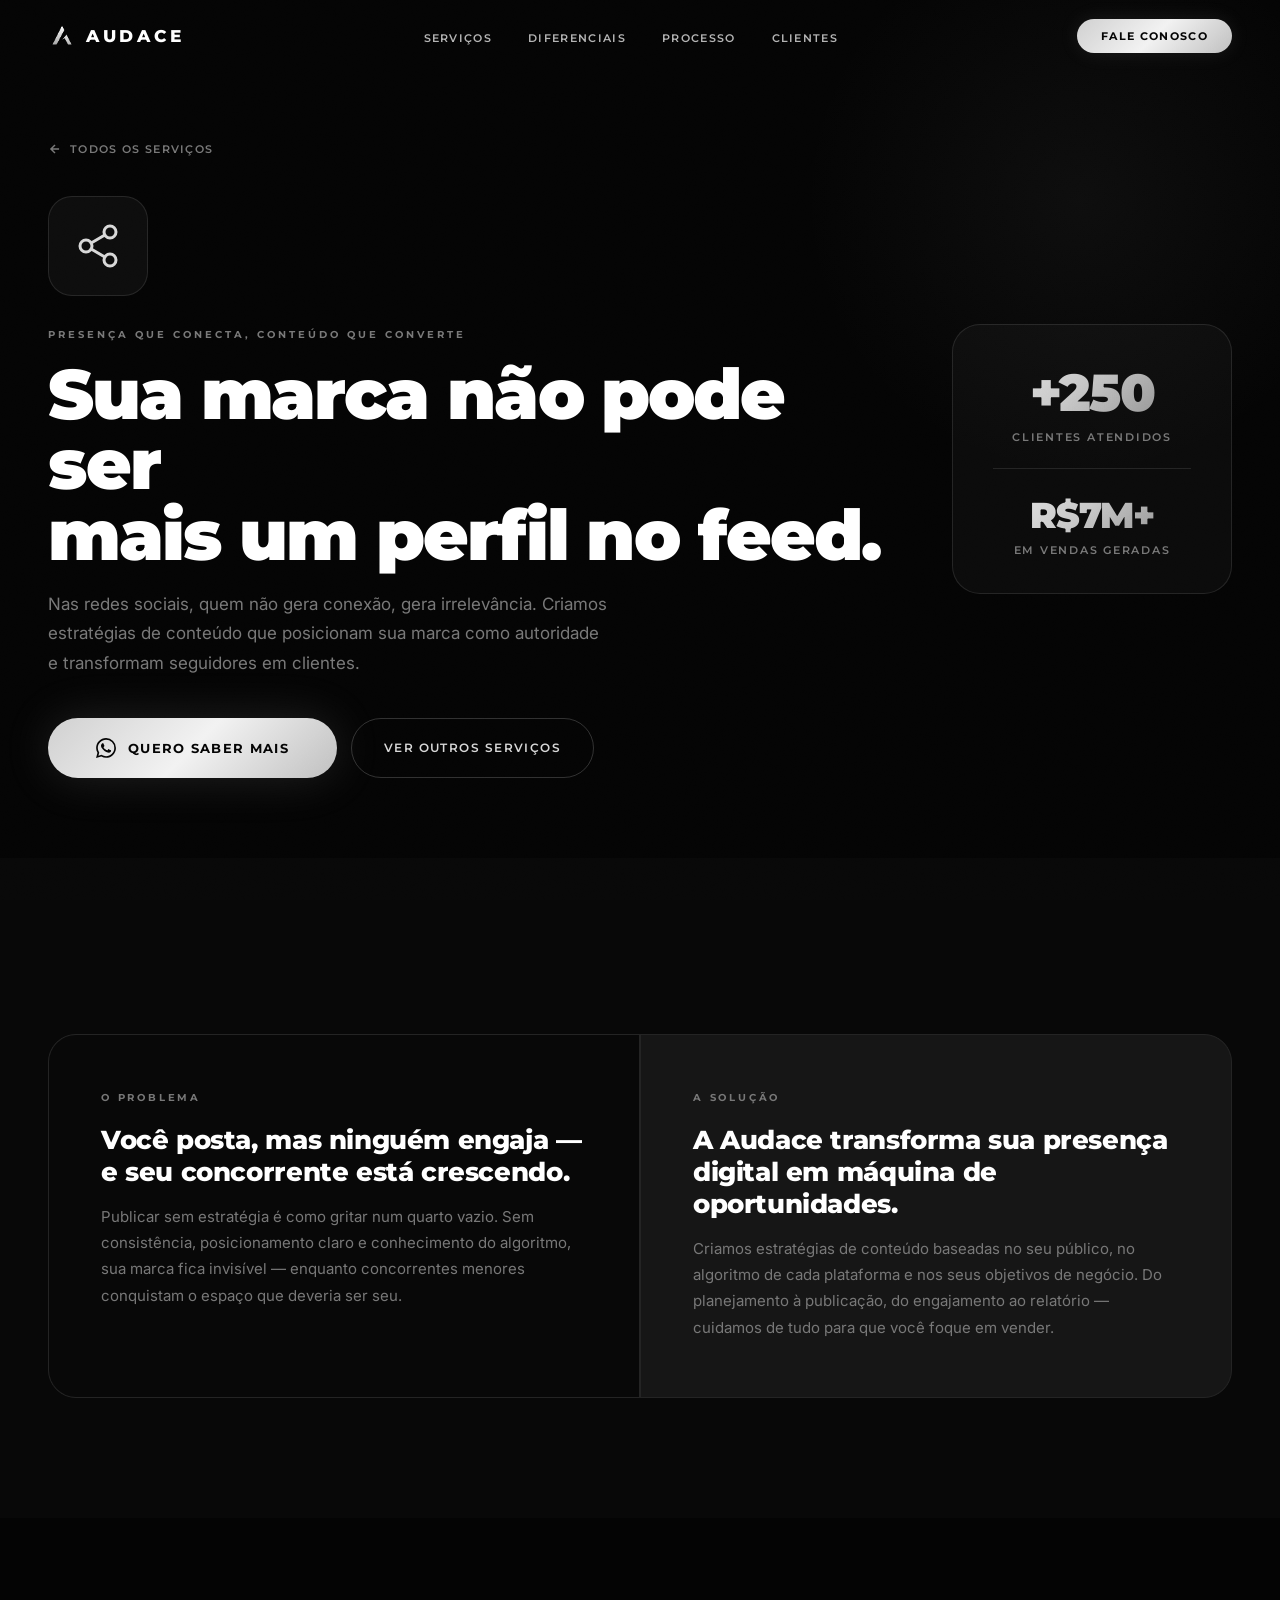
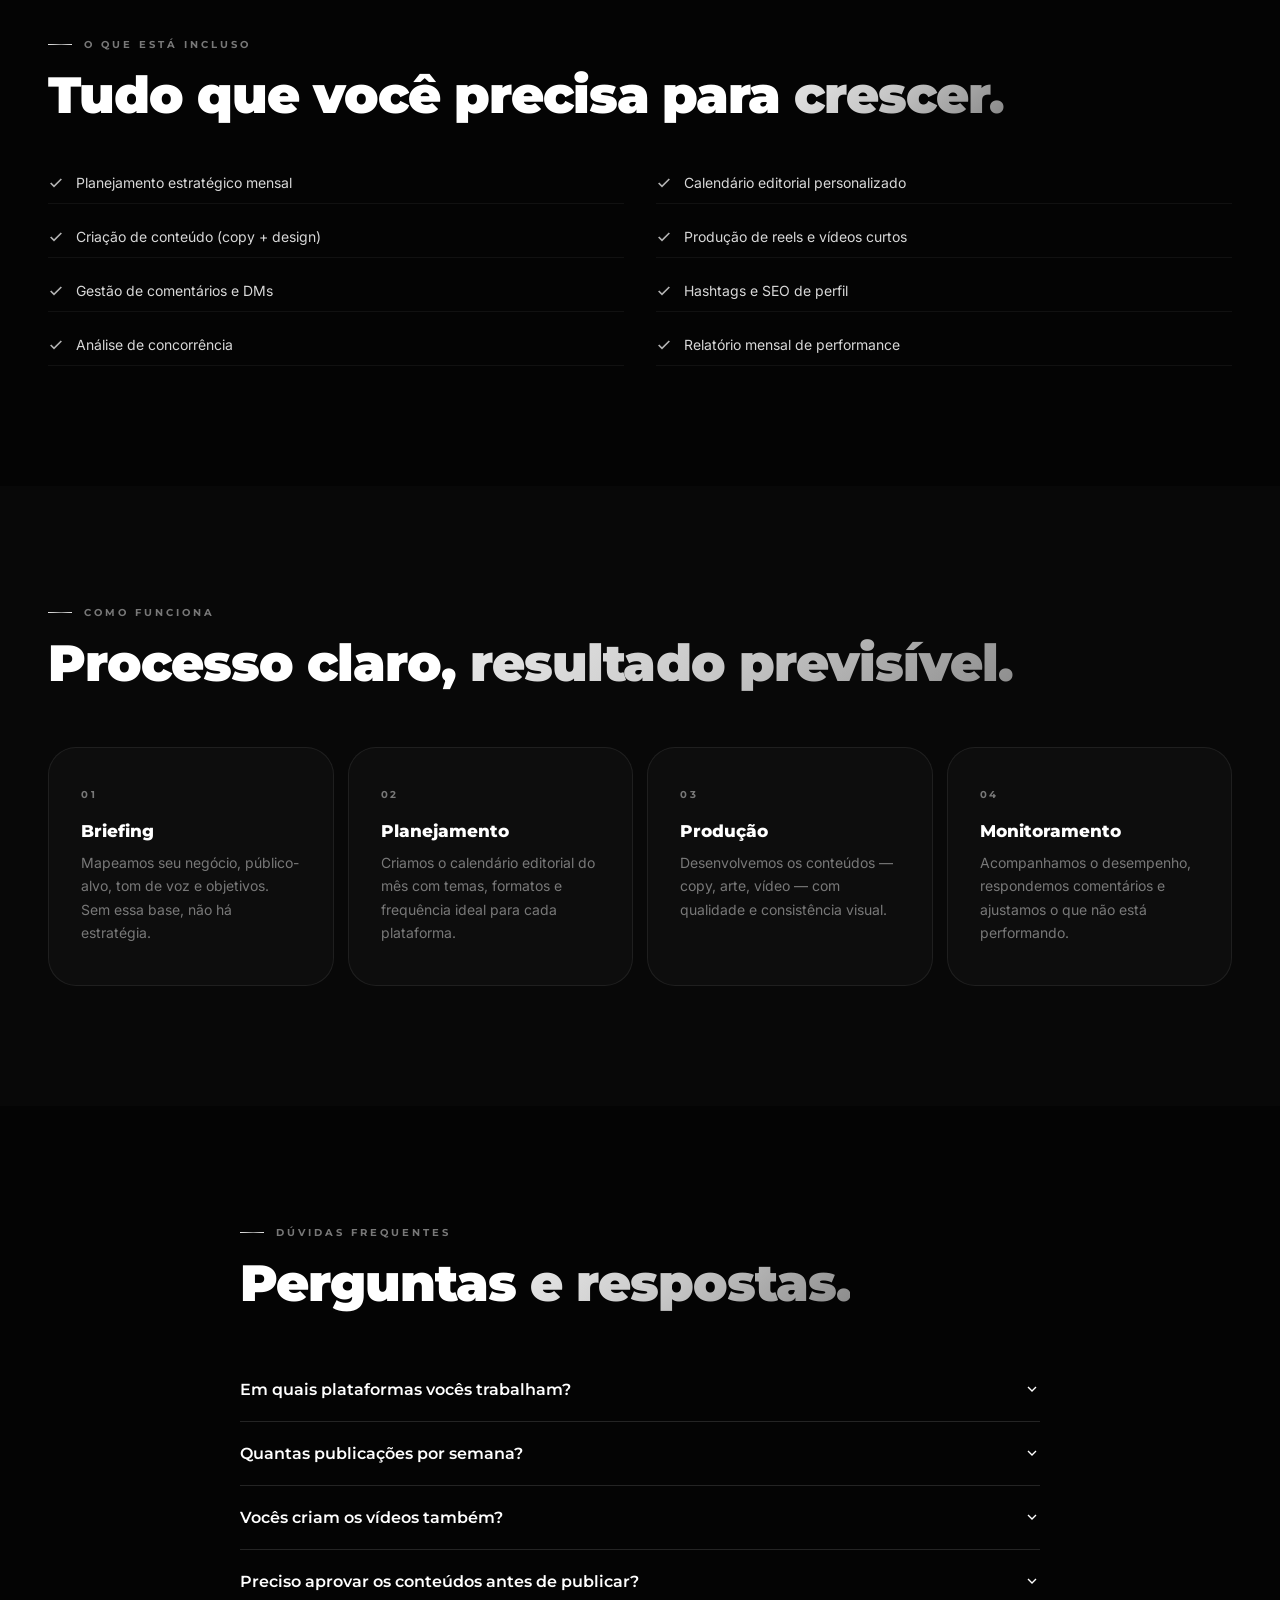
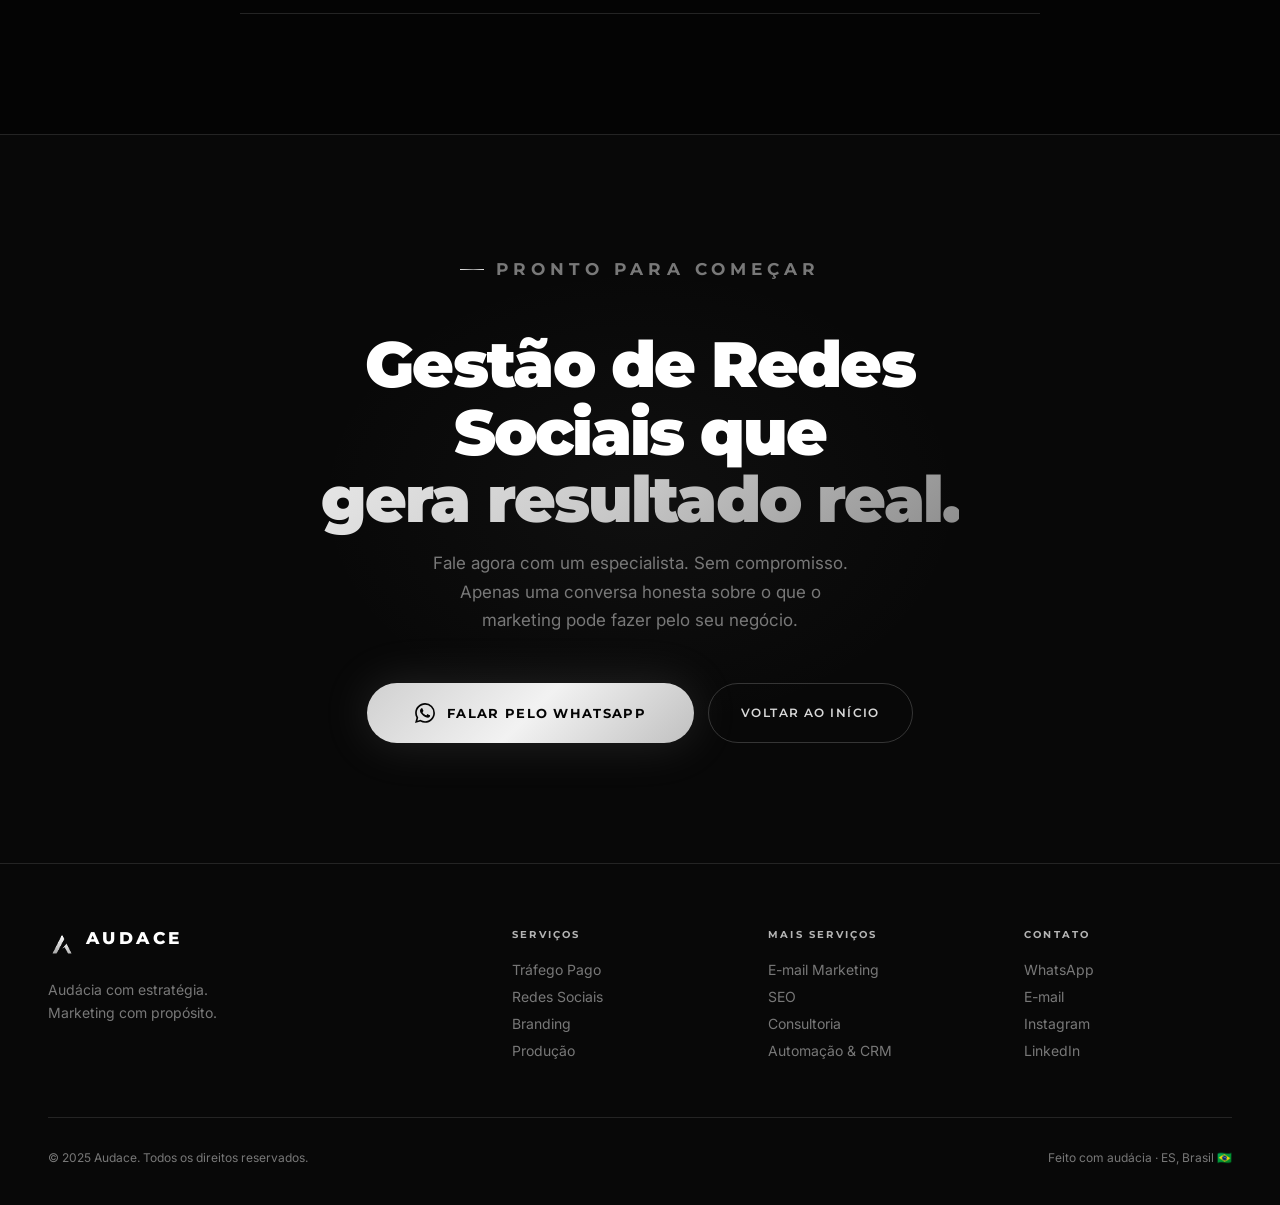
<file: servicos/social-media.html>
<!DOCTYPE html>
<html lang="pt-BR">
<head>
  <meta charset="UTF-8">
  <meta name="viewport" content="width=device-width, initial-scale=1.0">
  <title>Gestão de Redes Sociais | Audace</title>
  <meta name="description" content="Nas redes sociais, quem não gera conexão, gera irrelevância. Criamos estratégias de conteúdo que posicionam sua marca como autoridade e transformam seguidores em clientes.">
  <link rel="icon" type="image/svg+xml" href="../logo-branca.svg">
  <link rel="stylesheet" href="../style.css?v=5">
  <style>
    .svc-hero {
      min-height: 78vh;
      display: flex;
      align-items: center;
      padding: 140px 48px 80px;
      background: var(--black);
      position: relative;
      overflow: hidden;
    }
    .svc-hero::before {
      content: '';
      position: absolute;
      top: -100px; right: -100px;
      width: 600px; height: 600px;
      background: radial-gradient(circle, rgba(140,140,140,0.07) 0%, transparent 65%);
      pointer-events: none;
    }
    .svc-hero-inner {
      max-width: 1200px;
      margin: 0 auto;
      width: 100%;
      display: grid;
      grid-template-columns: 1fr auto;
      gap: 60px;
      align-items: center;
    }
    .svc-hero-icon {
      width: 100px; height: 100px;
      background: rgba(255,255,255,0.04);
      border: 1px solid rgba(255,255,255,0.1);
      border-radius: 24px;
      display: flex;
      align-items: center;
      justify-content: center;
      margin-bottom: 32px;
      color: var(--silver-light);
    }
    .svc-hero-icon svg { width: 48px; height: 48px; }
    .svc-tagline {
      font-family: var(--font-head);
      font-size: 10px;
      font-weight: 700;
      letter-spacing: .3em;
      text-transform: uppercase;
      color: var(--silver-dark);
      margin-bottom: 18px;
    }
    .svc-hero h1 {
      font-family: var(--font-head);
      font-weight: 900;
      font-size: clamp(38px, 5.5vw, 72px);
      line-height: 1.0;
      letter-spacing: -.03em;
      color: var(--white-pure);
      margin-bottom: 20px;
    }
    .svc-hero p {
      font-size: 17px;
      line-height: 1.72;
      color: var(--silver-dark);
      max-width: 560px;
      margin-bottom: 40px;
    }
    .svc-hero-badge {
      background: rgba(255,255,255,0.03);
      border: 1px solid rgba(255,255,255,0.1);
      border-radius: var(--radius-lg);
      padding: 36px 40px;
      min-width: 280px;
      text-align: center;
      flex-shrink: 0;
    }
    .badge-val {
      font-family: var(--font-head);
      font-weight: 900;
      font-size: 52px;
      letter-spacing: -.03em;
      background: var(--grad-silver);
      background-size: 200% auto;
      -webkit-background-clip: text;
      -webkit-text-fill-color: transparent;
      background-clip: text;
      animation: shine 5s linear infinite;
    }
    .badge-lbl {
      font-family: var(--font-head);
      font-size: 11px;
      font-weight: 600;
      letter-spacing: .16em;
      text-transform: uppercase;
      color: var(--silver-dark);
      margin-top: 6px;
    }
    .problem-solution {
      display: grid;
      grid-template-columns: 1fr 1fr;
      gap: 2px;
      background: var(--gray-border);
      border-radius: var(--radius-lg);
      overflow: hidden;
      border: 1px solid var(--gray-border);
      margin-top: 56px;
    }
    .ps-card {
      background: var(--gray-deep);
      padding: 56px 52px;
    }
    .ps-label {
      font-family: var(--font-head);
      font-size: 10px;
      font-weight: 700;
      letter-spacing: .28em;
      text-transform: uppercase;
      color: var(--silver-dark);
      margin-bottom: 20px;
    }
    .ps-card h3 {
      font-family: var(--font-head);
      font-size: 26px;
      font-weight: 800;
      letter-spacing: -.015em;
      color: var(--white-pure);
      margin-bottom: 16px;
    }
    .ps-card p {
      font-size: 15px;
      line-height: 1.75;
      color: var(--silver-dark);
    }
    .includes-grid {
      display: grid;
      grid-template-columns: repeat(2, 1fr);
      gap: 12px 32px;
      margin-top: 40px;
    }
    .inc-item {
      display: flex;
      align-items: center;
      gap: 12px;
      font-size: 14px;
      color: var(--silver-light);
      padding: 12px 0;
      border-bottom: 1px solid rgba(255,255,255,0.05);
    }
    .inc-item svg { color: var(--silver); flex-shrink:0; }
    .steps-grid {
      display: grid;
      grid-template-columns: repeat(4, 1fr);
      gap: 14px;
      margin-top: 56px;
    }
    .step-card {
      background: rgba(255,255,255,0.025);
      border: 1px solid rgba(255,255,255,0.07);
      border-radius: var(--radius-lg);
      padding: 40px 32px;
      position: relative;
    }
    .step-card::before {
      content: attr(data-step);
      font-family: var(--font-head);
      font-size: 10px;
      font-weight: 700;
      letter-spacing: .25em;
      color: var(--silver-dark);
      display: block;
      margin-bottom: 20px;
    }
    .step-card h3 {
      font-family: var(--font-head);
      font-size: 17px;
      font-weight: 800;
      color: var(--white-pure);
      margin-bottom: 10px;
    }
    .step-card p { font-size: 14px; line-height: 1.68; color: var(--silver-dark); }
    .faq-item {
      border-bottom: 1px solid var(--gray-border);
    }
    .faq-q {
      width: 100%;
      display: flex;
      justify-content: space-between;
      align-items: center;
      padding: 22px 0;
      background: none;
      border: none;
      cursor: pointer;
      font-family: var(--font-head);
      font-size: 16px;
      font-weight: 600;
      color: var(--white-pure);
      text-align: left;
      gap: 16px;
    }
    .faq-q svg { flex-shrink:0; transition: transform .3s; }
    .faq-q.open svg { transform: rotate(180deg); }
    .faq-a {
      max-height: 0;
      overflow: hidden;
      transition: max-height .4s var(--ease-out);
    }
    .faq-a.open { max-height: 300px; }
    .faq-a p {
      font-size: 15px;
      line-height: 1.72;
      color: var(--silver-dark);
      padding-bottom: 22px;
    }
    .cta-svc {
      background: var(--gray-deep);
      border-top: 1px solid var(--gray-border);
      padding: 120px 48px;
      text-align: center;
      position: relative;
      overflow: hidden;
    }
    .cta-svc::before {
      content: '';
      position: absolute;
      top: 50%; left: 50%;
      transform: translate(-50%,-50%);
      width: 700px; height: 500px;
      background: radial-gradient(ellipse, rgba(140,140,140,0.06) 0%, transparent 65%);
      pointer-events: none;
    }
    .cta-svc h2 {
      font-family: var(--font-head);
      font-weight: 900;
      font-size: clamp(36px, 5vw, 68px);
      line-height: 1.05;
      letter-spacing: -.03em;
      color: var(--white-pure);
      margin-bottom: 16px;
      position: relative;
    }
    .cta-svc p {
      font-size: 17px;
      line-height: 1.68;
      color: var(--silver-dark);
      max-width: 440px;
      margin: 0 auto 48px;
      position: relative;
    }
    .back-link {
      display: inline-flex;
      align-items: center;
      gap: 8px;
      font-family: var(--font-head);
      font-size: 11px;
      font-weight: 600;
      letter-spacing: .12em;
      text-transform: uppercase;
      color: var(--silver-dark);
      margin-bottom: 40px;
      transition: color .25s;
    }
    .back-link:hover { color: var(--white-pure); }
    @media (max-width:900px) {
      .svc-hero-inner { grid-template-columns: 1fr; }
      .svc-hero-badge { display: none; }
      .problem-solution { grid-template-columns: 1fr; }
      .steps-grid { grid-template-columns: repeat(2,1fr); }
      .includes-grid { grid-template-columns: 1fr; }
    }
    @media (max-width:600px) {
      .svc-hero { padding: 120px 24px 60px; }
      .steps-grid { grid-template-columns: 1fr; }
    }
  </style>
</head>
<body>
  <div id="cursor"></div>
  <div id="cursor-ring"></div>
  <div id="scroll-progress"></div>

  <nav id="nav">
    <a href="../index.html" class="nav-logo">
      <img class="logo-mark" src="../logo-branca.svg" alt="Audace">
      <span class="logo-text">AUDACE</span>
    </a>
    <ul class="nav-links">
      <li><a href="../index.html#servicos">Serviços</a></li>
      <li><a href="../index.html#diferenciais">Diferenciais</a></li>
      <li><a href="../index.html#processo">Processo</a></li>
      <li><a href="../index.html#depoimentos">Clientes</a></li>
    </ul>
    <a href="https://wa.me/5527998805559?text=Ol%C3%A1%21%20Vim%20pelo%20site%20da%20Audace%20e%20tenho%20interesse%20em%20Gest%C3%A3o%20de%20Redes%20Sociais%20para%20minha%20empresa.%20Poderia%20me%20dar%20mais%20informa%C3%A7%C3%B5es%3F" class="btn-nav" target="_blank" rel="noopener">Fale Conosco</a>
  </nav>

  <!-- HERO -->
  <section class="svc-hero">
    <div class="svc-hero-inner">
      <div>
        <a href="../index.html#servicos" class="back-link">
          <svg width="14" height="14" fill="none" stroke="currentColor" stroke-width="2.5" viewBox="0 0 24 24"><path d="M19 12H5M12 5l-7 7 7 7"/></svg>
          Todos os serviços
        </a>
        <div class="svc-hero-icon">
          <svg viewBox="0 0 24 24" fill="none" stroke="currentColor" stroke-width="1.5" stroke-linecap="round" stroke-linejoin="round"><circle cx="18" cy="5" r="3"/><circle cx="6" cy="12" r="3"/><circle cx="18" cy="19" r="3"/><line x1="8.59" y1="13.51" x2="15.42" y2="17.49"/><line x1="15.41" y1="6.51" x2="8.59" y2="10.49"/></svg>
        </div>
        <div class="svc-tagline">Presença que conecta, conteúdo que converte</div>
        <h1 class="reveal">Sua marca não pode ser<br>mais um perfil no feed.</h1>
        <p class="reveal">Nas redes sociais, quem não gera conexão, gera irrelevância. Criamos estratégias de conteúdo que posicionam sua marca como autoridade e transformam seguidores em clientes.</p>
        <div class="reveal" style="display:flex;gap:14px;flex-wrap:wrap;">
          <a href="https://wa.me/5527998805559?text=Ol%C3%A1%21%20Vim%20pelo%20site%20da%20Audace%20e%20tenho%20interesse%20em%20Gest%C3%A3o%20de%20Redes%20Sociais%20para%20minha%20empresa.%20Poderia%20me%20dar%20mais%20informa%C3%A7%C3%B5es%3F" class="btn-whatsapp" target="_blank" rel="noopener">
            <svg width="20" height="20" viewBox="0 0 24 24" fill="currentColor"><path d="M17.472 14.382c-.297-.149-1.758-.867-2.03-.967-.273-.099-.471-.148-.67.15-.197.297-.767.966-.94 1.164-.173.199-.347.223-.644.075-.297-.15-1.255-.463-2.39-1.475-.883-.788-1.48-1.761-1.653-2.059-.173-.297-.018-.458.13-.606.134-.133.298-.347.446-.52.149-.174.198-.298.298-.497.099-.198.05-.371-.025-.52-.075-.149-.669-1.612-.916-2.207-.242-.579-.487-.5-.669-.51-.173-.008-.371-.01-.57-.01-.198 0-.52.074-.792.372-.272.297-1.04 1.016-1.04 2.479 0 1.462 1.065 2.875 1.213 3.074.149.198 2.096 3.2 5.077 4.487.709.306 1.262.489 1.694.625.712.227 1.36.195 1.871.118.571-.085 1.758-.719 2.006-1.413.248-.694.248-1.289.173-1.413-.074-.124-.272-.198-.57-.347m-5.421 7.403h-.004a9.87 9.87 0 01-5.031-1.378l-.361-.214-3.741.982.998-3.648-.235-.374a9.86 9.86 0 01-1.51-5.26c.001-5.45 4.436-9.884 9.888-9.884 2.64 0 5.122 1.03 6.988 2.898a9.825 9.825 0 012.893 6.994c-.003 5.45-4.437 9.884-9.885 9.884m8.413-18.297A11.815 11.815 0 0012.05 0C5.495 0 .16 5.335.157 11.892c0 2.096.547 4.142 1.588 5.945L.057 24l6.305-1.654a11.882 11.882 0 005.683 1.448h.005c6.554 0 11.89-5.335 11.893-11.893a11.821 11.821 0 00-3.48-8.413z"/></svg>
            Quero saber mais
          </a>
          <a href="../index.html#servicos" class="btn-ghost">Ver outros serviços</a>
        </div>
      </div>
      <div class="svc-hero-badge reveal-right">
        <div class="badge-val">+250</div>
        <div class="badge-lbl">Clientes Atendidos</div>
        <div style="margin-top:24px;padding-top:24px;border-top:1px solid var(--gray-border);">
          <div class="badge-val" style="font-size:36px;">R$7M+</div>
          <div class="badge-lbl">Em Vendas Geradas</div>
        </div>
      </div>
    </div>
  </section>

  <!-- PROBLEM + SOLUTION -->
  <section class="section" style="background:var(--gray-deep);">
    <div style="max-width:1200px;margin:0 auto;">
      <div class="problem-solution">
        <div class="ps-card reveal-left">
          <div class="ps-label">O Problema</div>
          <h3>Você posta, mas ninguém engaja — e seu concorrente está crescendo.</h3>
          <p>Publicar sem estratégia é como gritar num quarto vazio. Sem consistência, posicionamento claro e conhecimento do algoritmo, sua marca fica invisível — enquanto concorrentes menores conquistam o espaço que deveria ser seu.</p>
        </div>
        <div class="ps-card reveal-right" style="background:var(--gray-mid);">
          <div class="ps-label">A Solução</div>
          <h3>A Audace transforma sua presença digital em máquina de oportunidades.</h3>
          <p>Criamos estratégias de conteúdo baseadas no seu público, no algoritmo de cada plataforma e nos seus objetivos de negócio. Do planejamento à publicação, do engajamento ao relatório — cuidamos de tudo para que você foque em vender.</p>
        </div>
      </div>
    </div>
  </section>

  <!-- INCLUDES -->
  <section class="section">
    <div style="max-width:1200px;margin:0 auto;">
      <p class="section-label reveal">O que está incluso</p>
      <h2 class="section-title reveal">Tudo que você precisa para <span class="gradient-text">crescer.</span></h2>
      <ul class="includes-grid">
          <li class="inc-item">
            <svg width="16" height="16" fill="none" stroke="currentColor" stroke-width="2.5" viewBox="0 0 24 24"><path d="M20 6L9 17l-5-5"/></svg>
            Planejamento estratégico mensal
          </li>
          <li class="inc-item">
            <svg width="16" height="16" fill="none" stroke="currentColor" stroke-width="2.5" viewBox="0 0 24 24"><path d="M20 6L9 17l-5-5"/></svg>
            Calendário editorial personalizado
          </li>
          <li class="inc-item">
            <svg width="16" height="16" fill="none" stroke="currentColor" stroke-width="2.5" viewBox="0 0 24 24"><path d="M20 6L9 17l-5-5"/></svg>
            Criação de conteúdo (copy + design)
          </li>
          <li class="inc-item">
            <svg width="16" height="16" fill="none" stroke="currentColor" stroke-width="2.5" viewBox="0 0 24 24"><path d="M20 6L9 17l-5-5"/></svg>
            Produção de reels e vídeos curtos
          </li>
          <li class="inc-item">
            <svg width="16" height="16" fill="none" stroke="currentColor" stroke-width="2.5" viewBox="0 0 24 24"><path d="M20 6L9 17l-5-5"/></svg>
            Gestão de comentários e DMs
          </li>
          <li class="inc-item">
            <svg width="16" height="16" fill="none" stroke="currentColor" stroke-width="2.5" viewBox="0 0 24 24"><path d="M20 6L9 17l-5-5"/></svg>
            Hashtags e SEO de perfil
          </li>
          <li class="inc-item">
            <svg width="16" height="16" fill="none" stroke="currentColor" stroke-width="2.5" viewBox="0 0 24 24"><path d="M20 6L9 17l-5-5"/></svg>
            Análise de concorrência
          </li>
          <li class="inc-item">
            <svg width="16" height="16" fill="none" stroke="currentColor" stroke-width="2.5" viewBox="0 0 24 24"><path d="M20 6L9 17l-5-5"/></svg>
            Relatório mensal de performance
          </li>
      </ul>
    </div>
  </section>

  <!-- STEPS -->
  <section class="section dot-grid" style="background:var(--gray-deep);">
    <div style="max-width:1200px;margin:0 auto;">
      <p class="section-label reveal">Como funciona</p>
      <h2 class="section-title reveal">Processo claro, <span class="gradient-text">resultado previsível.</span></h2>
      <div class="steps-grid">
        <div class="step-card reveal" data-step="01">
          <h3>Briefing</h3>
          <p>Mapeamos seu negócio, público-alvo, tom de voz e objetivos. Sem essa base, não há estratégia.</p>
        </div>
        <div class="step-card reveal" data-step="02">
          <h3>Planejamento</h3>
          <p>Criamos o calendário editorial do mês com temas, formatos e frequência ideal para cada plataforma.</p>
        </div>
        <div class="step-card reveal" data-step="03">
          <h3>Produção</h3>
          <p>Desenvolvemos os conteúdos — copy, arte, vídeo — com qualidade e consistência visual.</p>
        </div>
        <div class="step-card reveal" data-step="04">
          <h3>Monitoramento</h3>
          <p>Acompanhamos o desempenho, respondemos comentários e ajustamos o que não está performando.</p>
        </div>
      </div>
    </div>
  </section>

  <!-- FAQ -->
  <section class="section">
    <div style="max-width:800px;margin:0 auto;">
      <p class="section-label reveal">Dúvidas frequentes</p>
      <h2 class="section-title reveal" style="margin-bottom:48px;">Perguntas <span class="gradient-text">e respostas.</span></h2>
      
        <div class="faq-item">
          <button class="faq-q" onclick="toggleFaq(this)">
            Em quais plataformas vocês trabalham?
            <svg width="16" height="16" fill="none" stroke="currentColor" stroke-width="2" viewBox="0 0 24 24"><path d="M6 9l6 6 6-6"/></svg>
          </button>
          <div class="faq-a"><p>Instagram, TikTok, LinkedIn, Facebook e YouTube. Recomendamos focar nas plataformas onde seu público realmente está.</p></div>
        </div>
        <div class="faq-item">
          <button class="faq-q" onclick="toggleFaq(this)">
            Quantas publicações por semana?
            <svg width="16" height="16" fill="none" stroke="currentColor" stroke-width="2" viewBox="0 0 24 24"><path d="M6 9l6 6 6-6"/></svg>
          </button>
          <div class="faq-a"><p>Depende da estratégia e do plano escolhido. Trabalhamos com frequências que equilibram qualidade e consistência.</p></div>
        </div>
        <div class="faq-item">
          <button class="faq-q" onclick="toggleFaq(this)">
            Vocês criam os vídeos também?
            <svg width="16" height="16" fill="none" stroke="currentColor" stroke-width="2" viewBox="0 0 24 24"><path d="M6 9l6 6 6-6"/></svg>
          </button>
          <div class="faq-a"><p>Sim. Nossa equipe produz reels, vídeos curtos e conteúdo em vídeo dentro da estratégia de conteúdo.</p></div>
        </div>
        <div class="faq-item">
          <button class="faq-q" onclick="toggleFaq(this)">
            Preciso aprovar os conteúdos antes de publicar?
            <svg width="16" height="16" fill="none" stroke="currentColor" stroke-width="2" viewBox="0 0 24 24"><path d="M6 9l6 6 6-6"/></svg>
          </button>
          <div class="faq-a"><p>Sim. Todo o conteúdo passa pela sua aprovação. Você tem controle total sobre o que vai ao ar.</p></div>
        </div>
    </div>
  </section>

  <!-- CTA -->
  <section class="cta-svc">
    <div style="position:relative;z-index:2;max-width:700px;margin:0 auto;">
      <p class="section-label reveal" style="justify-content:center;">Pronto para começar</p>
      <h2 class="reveal">Gestão de Redes Sociais que<br><span class="gradient-text">gera resultado real.</span></h2>
      <p class="reveal">Fale agora com um especialista. Sem compromisso. Apenas uma conversa honesta sobre o que o marketing pode fazer pelo seu negócio.</p>
      <div class="reveal" style="display:flex;gap:14px;justify-content:center;flex-wrap:wrap;">
        <a href="https://wa.me/5527998805559?text=Ol%C3%A1%21%20Vim%20pelo%20site%20da%20Audace%20e%20tenho%20interesse%20em%20Gest%C3%A3o%20de%20Redes%20Sociais%20para%20minha%20empresa.%20Poderia%20me%20dar%20mais%20informa%C3%A7%C3%B5es%3F" class="btn-whatsapp" target="_blank" rel="noopener">
          <svg width="20" height="20" viewBox="0 0 24 24" fill="currentColor"><path d="M17.472 14.382c-.297-.149-1.758-.867-2.03-.967-.273-.099-.471-.148-.67.15-.197.297-.767.966-.94 1.164-.173.199-.347.223-.644.075-.297-.15-1.255-.463-2.39-1.475-.883-.788-1.48-1.761-1.653-2.059-.173-.297-.018-.458.13-.606.134-.133.298-.347.446-.52.149-.174.198-.298.298-.497.099-.198.05-.371-.025-.52-.075-.149-.669-1.612-.916-2.207-.242-.579-.487-.5-.669-.51-.173-.008-.371-.01-.57-.01-.198 0-.52.074-.792.372-.272.297-1.04 1.016-1.04 2.479 0 1.462 1.065 2.875 1.213 3.074.149.198 2.096 3.2 5.077 4.487.709.306 1.262.489 1.694.625.712.227 1.36.195 1.871.118.571-.085 1.758-.719 2.006-1.413.248-.694.248-1.289.173-1.413-.074-.124-.272-.198-.57-.347m-5.421 7.403h-.004a9.87 9.87 0 01-5.031-1.378l-.361-.214-3.741.982.998-3.648-.235-.374a9.86 9.86 0 01-1.51-5.26c.001-5.45 4.436-9.884 9.888-9.884 2.64 0 5.122 1.03 6.988 2.898a9.825 9.825 0 012.893 6.994c-.003 5.45-4.437 9.884-9.885 9.884m8.413-18.297A11.815 11.815 0 0012.05 0C5.495 0 .16 5.335.157 11.892c0 2.096.547 4.142 1.588 5.945L.057 24l6.305-1.654a11.882 11.882 0 005.683 1.448h.005c6.554 0 11.89-5.335 11.893-11.893a11.821 11.821 0 00-3.48-8.413z"/></svg>
          Falar pelo WhatsApp
        </a>
        <a href="../index.html" class="btn-ghost">Voltar ao início</a>
      </div>
    </div>
  </section>

  <!-- FOOTER -->
  <footer>
    <div style="max-width:1200px;margin:0 auto;">
      <div class="footer-grid">
        <div class="footer-brand">
          <div class="nav-logo" style="margin-bottom:16px;">
            <img class="logo-mark" src="../logo-branca.svg" alt="Audace">
            <span class="logo-text" style="font-size:17px;">AUDACE</span>
          </div>
          <p>Audácia com estratégia.<br>Marketing com propósito.</p>
        </div>
        <div class="footer-col">
          <h4>Serviços</h4>
          <a href="trafego-pago.html">Tráfego Pago</a>
          <a href="social-media.html">Redes Sociais</a>
          <a href="branding.html">Branding</a>
          <a href="producao-conteudo.html">Produção</a>
        </div>
        <div class="footer-col">
          <h4>Mais serviços</h4>
          <a href="email-marketing.html">E-mail Marketing</a>
          <a href="seo.html">SEO</a>
          <a href="consultoria.html">Consultoria</a>
          <a href="automacao-crm.html">Automação & CRM</a>
        </div>
        <div class="footer-col">
          <h4>Contato</h4>
          <a href="https://wa.me/5527998805559" target="_blank">WhatsApp</a>
          <a href="mailto:contato@audace.com.br">E-mail</a>
          <a href="https://instagram.com/audace" target="_blank">Instagram</a>
          <a href="https://linkedin.com/company/audace" target="_blank">LinkedIn</a>
        </div>
      </div>
      <div class="footer-bottom">
        <p>© 2025 Audace. Todos os direitos reservados.</p>
        <p>Feito com audácia · ES, Brasil 🇧🇷</p>
      </div>
    </div>
  </footer>

  <script>
  (()=>{
    const cur=document.getElementById('cursor'),ring=document.getElementById('cursor-ring');
    let mx=0,my=0,rx=0,ry=0;
    document.addEventListener('mousemove',e=>{mx=e.clientX;my=e.clientY;cur.style.left=mx+'px';cur.style.top=my+'px';});
    (function lp(){rx+=(mx-rx)*.13;ry+=(my-ry)*.13;ring.style.left=rx+'px';ring.style.top=ry+'px';requestAnimationFrame(lp);})();
    document.querySelectorAll('a,button').forEach(el=>{
      el.addEventListener('mouseenter',()=>{cur.style.transform='translate(-50%,-50%) scale(2.5)';ring.style.opacity='0';});
      el.addEventListener('mouseleave',()=>{cur.style.transform='translate(-50%,-50%) scale(1)';ring.style.opacity='1';});
    });
    const nav=document.getElementById('nav'),prog=document.getElementById('scroll-progress');
    window.addEventListener('scroll',()=>{nav.classList.toggle('scrolled',scrollY>40);prog.style.width=(scrollY/(document.body.scrollHeight-innerHeight)*100)+'%';},{passive:true});
    const obs=new IntersectionObserver(es=>es.forEach(e=>{if(e.isIntersecting){e.target.classList.add('visible');obs.unobserve(e.target);}})  ,{threshold:.1});
    document.querySelectorAll('.reveal,.reveal-up,.reveal-left,.reveal-right').forEach(el=>obs.observe(el));
  })();
  function toggleFaq(btn){
    const a=btn.nextElementSibling;
    btn.classList.toggle('open');
    a.classList.toggle('open');
  }
  </script>
</body>
</html>
</file>
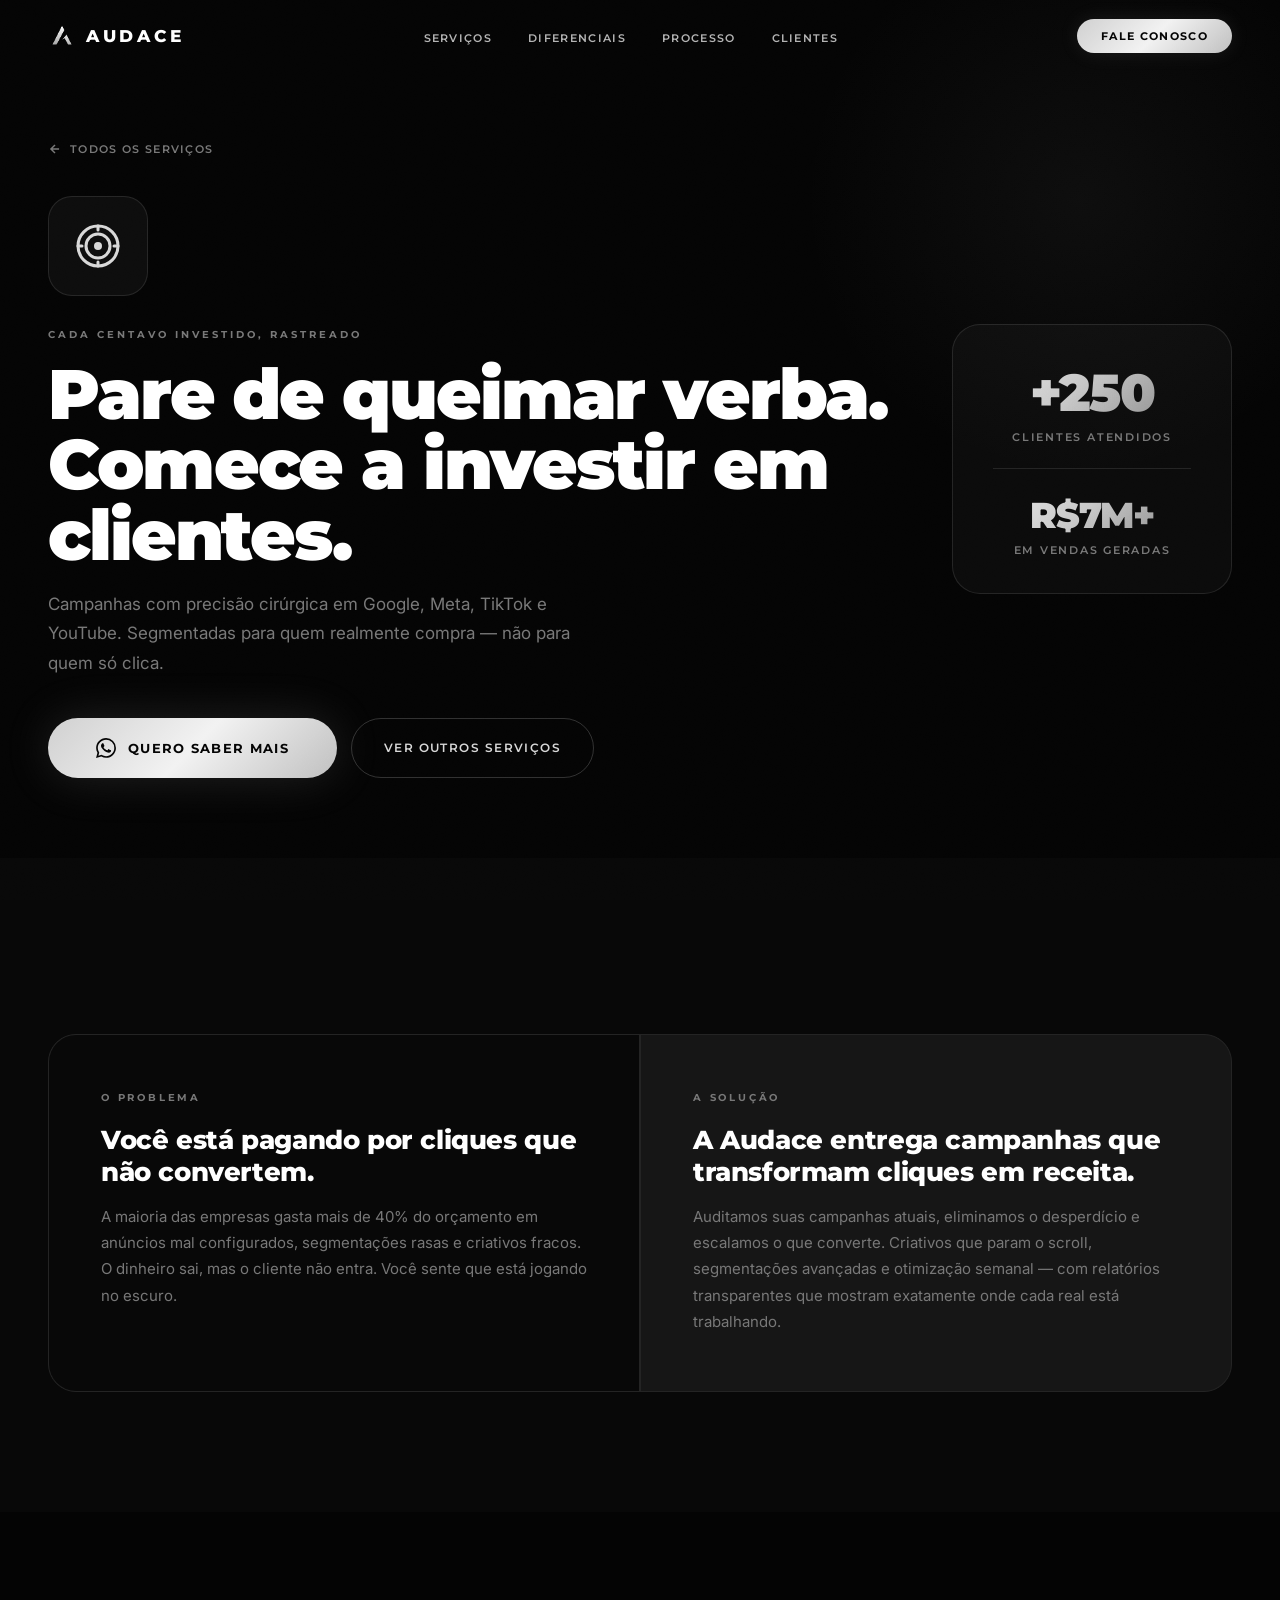
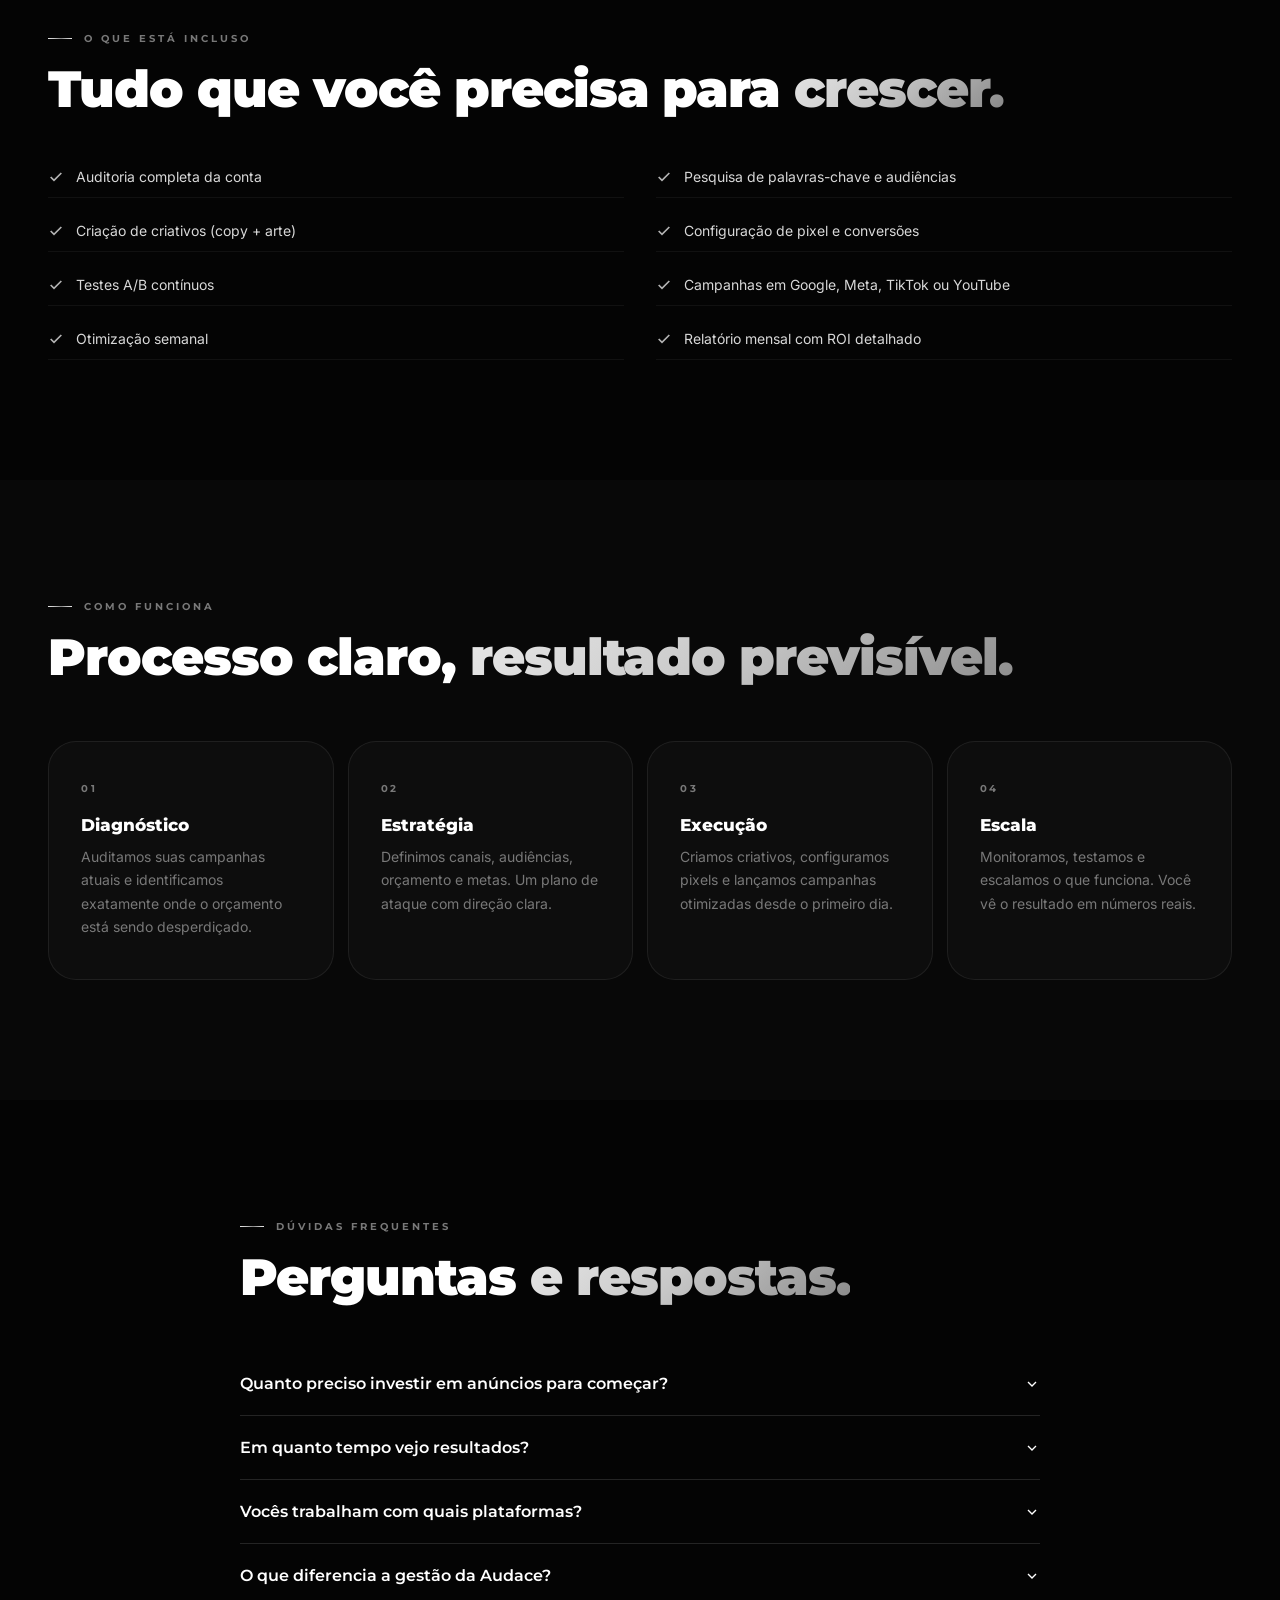
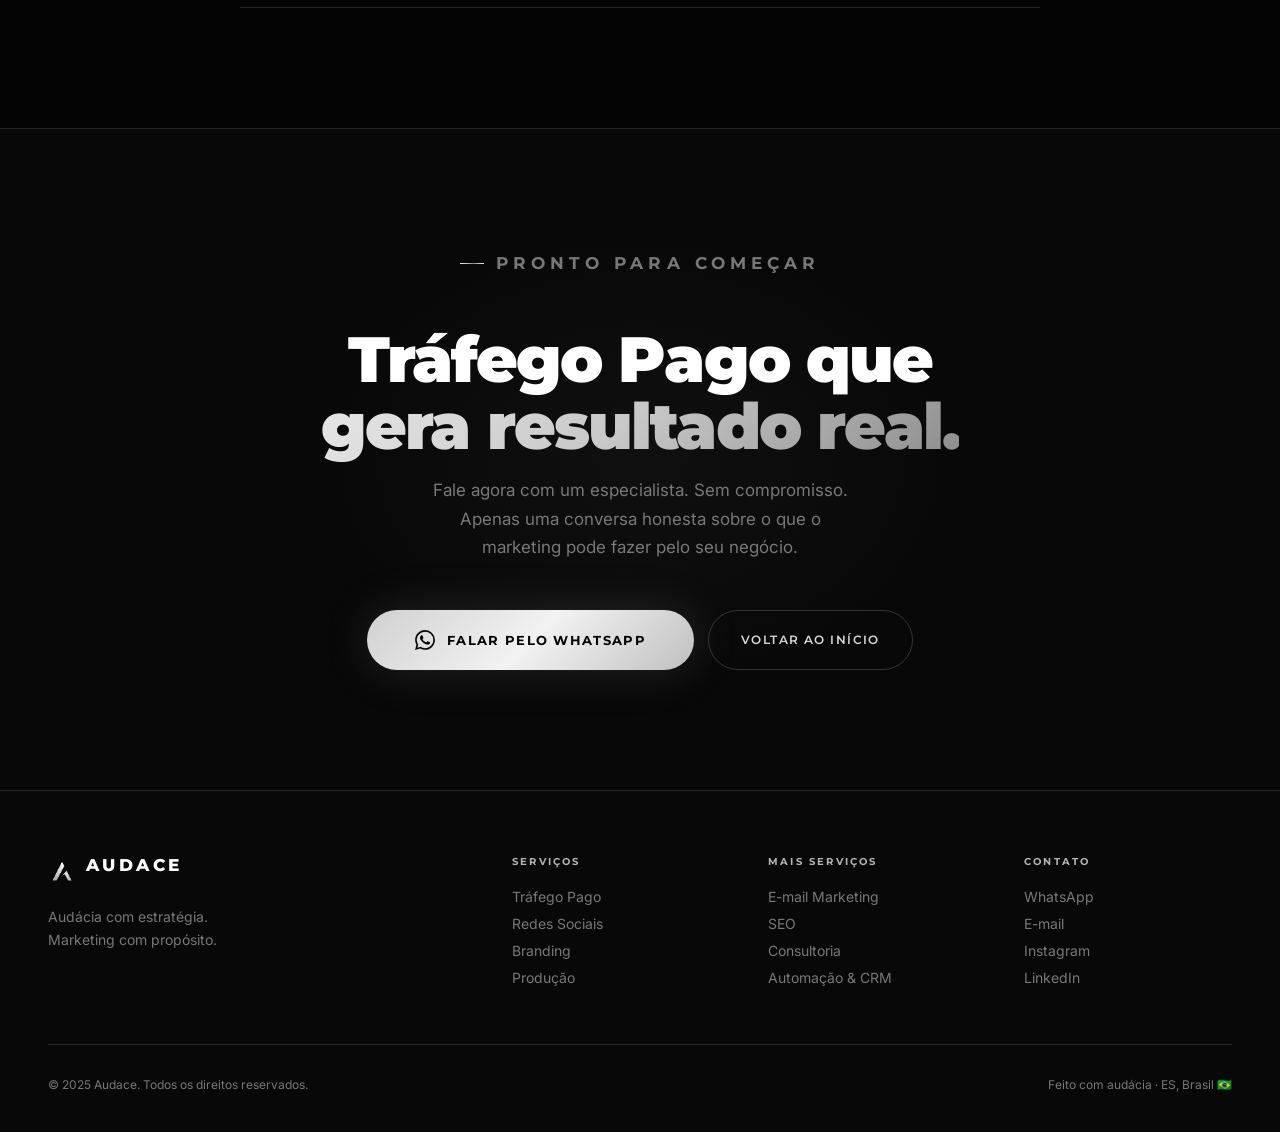
<file: servicos/trafego-pago.html>
<!DOCTYPE html>
<html lang="pt-BR">
<head>
  <meta charset="UTF-8">
  <meta name="viewport" content="width=device-width, initial-scale=1.0">
  <title>Tráfego Pago | Audace</title>
  <meta name="description" content="Campanhas com precisão cirúrgica em Google, Meta, TikTok e YouTube. Segmentadas para quem realmente compra — não para quem só clica.">
  <link rel="icon" type="image/svg+xml" href="../logo-branca.svg">
  <link rel="stylesheet" href="../style.css?v=5">
  <style>
    .svc-hero {
      min-height: 78vh;
      display: flex;
      align-items: center;
      padding: 140px 48px 80px;
      background: var(--black);
      position: relative;
      overflow: hidden;
    }
    .svc-hero::before {
      content: '';
      position: absolute;
      top: -100px; right: -100px;
      width: 600px; height: 600px;
      background: radial-gradient(circle, rgba(140,140,140,0.07) 0%, transparent 65%);
      pointer-events: none;
    }
    .svc-hero-inner {
      max-width: 1200px;
      margin: 0 auto;
      width: 100%;
      display: grid;
      grid-template-columns: 1fr auto;
      gap: 60px;
      align-items: center;
    }
    .svc-hero-icon {
      width: 100px; height: 100px;
      background: rgba(255,255,255,0.04);
      border: 1px solid rgba(255,255,255,0.1);
      border-radius: 24px;
      display: flex;
      align-items: center;
      justify-content: center;
      margin-bottom: 32px;
      color: var(--silver-light);
    }
    .svc-hero-icon svg { width: 48px; height: 48px; }
    .svc-tagline {
      font-family: var(--font-head);
      font-size: 10px;
      font-weight: 700;
      letter-spacing: .3em;
      text-transform: uppercase;
      color: var(--silver-dark);
      margin-bottom: 18px;
    }
    .svc-hero h1 {
      font-family: var(--font-head);
      font-weight: 900;
      font-size: clamp(38px, 5.5vw, 72px);
      line-height: 1.0;
      letter-spacing: -.03em;
      color: var(--white-pure);
      margin-bottom: 20px;
    }
    .svc-hero p {
      font-size: 17px;
      line-height: 1.72;
      color: var(--silver-dark);
      max-width: 560px;
      margin-bottom: 40px;
    }
    .svc-hero-badge {
      background: rgba(255,255,255,0.03);
      border: 1px solid rgba(255,255,255,0.1);
      border-radius: var(--radius-lg);
      padding: 36px 40px;
      min-width: 280px;
      text-align: center;
      flex-shrink: 0;
    }
    .badge-val {
      font-family: var(--font-head);
      font-weight: 900;
      font-size: 52px;
      letter-spacing: -.03em;
      background: var(--grad-silver);
      background-size: 200% auto;
      -webkit-background-clip: text;
      -webkit-text-fill-color: transparent;
      background-clip: text;
      animation: shine 5s linear infinite;
    }
    .badge-lbl {
      font-family: var(--font-head);
      font-size: 11px;
      font-weight: 600;
      letter-spacing: .16em;
      text-transform: uppercase;
      color: var(--silver-dark);
      margin-top: 6px;
    }
    .problem-solution {
      display: grid;
      grid-template-columns: 1fr 1fr;
      gap: 2px;
      background: var(--gray-border);
      border-radius: var(--radius-lg);
      overflow: hidden;
      border: 1px solid var(--gray-border);
      margin-top: 56px;
    }
    .ps-card {
      background: var(--gray-deep);
      padding: 56px 52px;
    }
    .ps-label {
      font-family: var(--font-head);
      font-size: 10px;
      font-weight: 700;
      letter-spacing: .28em;
      text-transform: uppercase;
      color: var(--silver-dark);
      margin-bottom: 20px;
    }
    .ps-card h3 {
      font-family: var(--font-head);
      font-size: 26px;
      font-weight: 800;
      letter-spacing: -.015em;
      color: var(--white-pure);
      margin-bottom: 16px;
    }
    .ps-card p {
      font-size: 15px;
      line-height: 1.75;
      color: var(--silver-dark);
    }
    .includes-grid {
      display: grid;
      grid-template-columns: repeat(2, 1fr);
      gap: 12px 32px;
      margin-top: 40px;
    }
    .inc-item {
      display: flex;
      align-items: center;
      gap: 12px;
      font-size: 14px;
      color: var(--silver-light);
      padding: 12px 0;
      border-bottom: 1px solid rgba(255,255,255,0.05);
    }
    .inc-item svg { color: var(--silver); flex-shrink:0; }
    .steps-grid {
      display: grid;
      grid-template-columns: repeat(4, 1fr);
      gap: 14px;
      margin-top: 56px;
    }
    .step-card {
      background: rgba(255,255,255,0.025);
      border: 1px solid rgba(255,255,255,0.07);
      border-radius: var(--radius-lg);
      padding: 40px 32px;
      position: relative;
    }
    .step-card::before {
      content: attr(data-step);
      font-family: var(--font-head);
      font-size: 10px;
      font-weight: 700;
      letter-spacing: .25em;
      color: var(--silver-dark);
      display: block;
      margin-bottom: 20px;
    }
    .step-card h3 {
      font-family: var(--font-head);
      font-size: 17px;
      font-weight: 800;
      color: var(--white-pure);
      margin-bottom: 10px;
    }
    .step-card p { font-size: 14px; line-height: 1.68; color: var(--silver-dark); }
    .faq-item {
      border-bottom: 1px solid var(--gray-border);
    }
    .faq-q {
      width: 100%;
      display: flex;
      justify-content: space-between;
      align-items: center;
      padding: 22px 0;
      background: none;
      border: none;
      cursor: pointer;
      font-family: var(--font-head);
      font-size: 16px;
      font-weight: 600;
      color: var(--white-pure);
      text-align: left;
      gap: 16px;
    }
    .faq-q svg { flex-shrink:0; transition: transform .3s; }
    .faq-q.open svg { transform: rotate(180deg); }
    .faq-a {
      max-height: 0;
      overflow: hidden;
      transition: max-height .4s var(--ease-out);
    }
    .faq-a.open { max-height: 300px; }
    .faq-a p {
      font-size: 15px;
      line-height: 1.72;
      color: var(--silver-dark);
      padding-bottom: 22px;
    }
    .cta-svc {
      background: var(--gray-deep);
      border-top: 1px solid var(--gray-border);
      padding: 120px 48px;
      text-align: center;
      position: relative;
      overflow: hidden;
    }
    .cta-svc::before {
      content: '';
      position: absolute;
      top: 50%; left: 50%;
      transform: translate(-50%,-50%);
      width: 700px; height: 500px;
      background: radial-gradient(ellipse, rgba(140,140,140,0.06) 0%, transparent 65%);
      pointer-events: none;
    }
    .cta-svc h2 {
      font-family: var(--font-head);
      font-weight: 900;
      font-size: clamp(36px, 5vw, 68px);
      line-height: 1.05;
      letter-spacing: -.03em;
      color: var(--white-pure);
      margin-bottom: 16px;
      position: relative;
    }
    .cta-svc p {
      font-size: 17px;
      line-height: 1.68;
      color: var(--silver-dark);
      max-width: 440px;
      margin: 0 auto 48px;
      position: relative;
    }
    .back-link {
      display: inline-flex;
      align-items: center;
      gap: 8px;
      font-family: var(--font-head);
      font-size: 11px;
      font-weight: 600;
      letter-spacing: .12em;
      text-transform: uppercase;
      color: var(--silver-dark);
      margin-bottom: 40px;
      transition: color .25s;
    }
    .back-link:hover { color: var(--white-pure); }
    @media (max-width:900px) {
      .svc-hero-inner { grid-template-columns: 1fr; }
      .svc-hero-badge { display: none; }
      .problem-solution { grid-template-columns: 1fr; }
      .steps-grid { grid-template-columns: repeat(2,1fr); }
      .includes-grid { grid-template-columns: 1fr; }
    }
    @media (max-width:600px) {
      .svc-hero { padding: 120px 24px 60px; }
      .steps-grid { grid-template-columns: 1fr; }
    }
  </style>
</head>
<body>
  <div id="cursor"></div>
  <div id="cursor-ring"></div>
  <div id="scroll-progress"></div>

  <nav id="nav">
    <a href="../index.html" class="nav-logo">
      <img class="logo-mark" src="../logo-branca.svg" alt="Audace">
      <span class="logo-text">AUDACE</span>
    </a>
    <ul class="nav-links">
      <li><a href="../index.html#servicos">Serviços</a></li>
      <li><a href="../index.html#diferenciais">Diferenciais</a></li>
      <li><a href="../index.html#processo">Processo</a></li>
      <li><a href="../index.html#depoimentos">Clientes</a></li>
    </ul>
    <a href="https://wa.me/5527998805559?text=Ol%C3%A1%21%20Vim%20pelo%20site%20da%20Audace%20e%20tenho%20interesse%20em%20saber%20mais%20sobre%20Tr%C3%A1fego%20Pago%20para%20minha%20empresa.%20Poderia%20me%20dar%20mais%20informa%C3%A7%C3%B5es%3F" class="btn-nav" target="_blank" rel="noopener">Fale Conosco</a>
  </nav>

  <!-- HERO -->
  <section class="svc-hero">
    <div class="svc-hero-inner">
      <div>
        <a href="../index.html#servicos" class="back-link">
          <svg width="14" height="14" fill="none" stroke="currentColor" stroke-width="2.5" viewBox="0 0 24 24"><path d="M19 12H5M12 5l-7 7 7 7"/></svg>
          Todos os serviços
        </a>
        <div class="svc-hero-icon">
          <svg viewBox="0 0 24 24" fill="none" stroke="currentColor" stroke-width="1.5" stroke-linecap="round" stroke-linejoin="round"><circle cx="12" cy="12" r="10"/><circle cx="12" cy="12" r="6"/><circle cx="12" cy="12" r="2" fill="currentColor" stroke="none"/><line x1="12" y1="2" x2="12" y2="4"/><line x1="12" y1="20" x2="12" y2="22"/><line x1="2" y1="12" x2="4" y2="12"/><line x1="20" y1="12" x2="22" y2="12"/></svg>
        </div>
        <div class="svc-tagline">Cada centavo investido, rastreado</div>
        <h1 class="reveal">Pare de queimar verba.<br>Comece a investir em clientes.</h1>
        <p class="reveal">Campanhas com precisão cirúrgica em Google, Meta, TikTok e YouTube. Segmentadas para quem realmente compra — não para quem só clica.</p>
        <div class="reveal" style="display:flex;gap:14px;flex-wrap:wrap;">
          <a href="https://wa.me/5527998805559?text=Ol%C3%A1%21%20Vim%20pelo%20site%20da%20Audace%20e%20tenho%20interesse%20em%20saber%20mais%20sobre%20Tr%C3%A1fego%20Pago%20para%20minha%20empresa.%20Poderia%20me%20dar%20mais%20informa%C3%A7%C3%B5es%3F" class="btn-whatsapp" target="_blank" rel="noopener">
            <svg width="20" height="20" viewBox="0 0 24 24" fill="currentColor"><path d="M17.472 14.382c-.297-.149-1.758-.867-2.03-.967-.273-.099-.471-.148-.67.15-.197.297-.767.966-.94 1.164-.173.199-.347.223-.644.075-.297-.15-1.255-.463-2.39-1.475-.883-.788-1.48-1.761-1.653-2.059-.173-.297-.018-.458.13-.606.134-.133.298-.347.446-.52.149-.174.198-.298.298-.497.099-.198.05-.371-.025-.52-.075-.149-.669-1.612-.916-2.207-.242-.579-.487-.5-.669-.51-.173-.008-.371-.01-.57-.01-.198 0-.52.074-.792.372-.272.297-1.04 1.016-1.04 2.479 0 1.462 1.065 2.875 1.213 3.074.149.198 2.096 3.2 5.077 4.487.709.306 1.262.489 1.694.625.712.227 1.36.195 1.871.118.571-.085 1.758-.719 2.006-1.413.248-.694.248-1.289.173-1.413-.074-.124-.272-.198-.57-.347m-5.421 7.403h-.004a9.87 9.87 0 01-5.031-1.378l-.361-.214-3.741.982.998-3.648-.235-.374a9.86 9.86 0 01-1.51-5.26c.001-5.45 4.436-9.884 9.888-9.884 2.64 0 5.122 1.03 6.988 2.898a9.825 9.825 0 012.893 6.994c-.003 5.45-4.437 9.884-9.885 9.884m8.413-18.297A11.815 11.815 0 0012.05 0C5.495 0 .16 5.335.157 11.892c0 2.096.547 4.142 1.588 5.945L.057 24l6.305-1.654a11.882 11.882 0 005.683 1.448h.005c6.554 0 11.89-5.335 11.893-11.893a11.821 11.821 0 00-3.48-8.413z"/></svg>
            Quero saber mais
          </a>
          <a href="../index.html#servicos" class="btn-ghost">Ver outros serviços</a>
        </div>
      </div>
      <div class="svc-hero-badge reveal-right">
        <div class="badge-val">+250</div>
        <div class="badge-lbl">Clientes Atendidos</div>
        <div style="margin-top:24px;padding-top:24px;border-top:1px solid var(--gray-border);">
          <div class="badge-val" style="font-size:36px;">R$7M+</div>
          <div class="badge-lbl">Em Vendas Geradas</div>
        </div>
      </div>
    </div>
  </section>

  <!-- PROBLEM + SOLUTION -->
  <section class="section" style="background:var(--gray-deep);">
    <div style="max-width:1200px;margin:0 auto;">
      <div class="problem-solution">
        <div class="ps-card reveal-left">
          <div class="ps-label">O Problema</div>
          <h3>Você está pagando por cliques que não convertem.</h3>
          <p>A maioria das empresas gasta mais de 40% do orçamento em anúncios mal configurados, segmentações rasas e criativos fracos. O dinheiro sai, mas o cliente não entra. Você sente que está jogando no escuro.</p>
        </div>
        <div class="ps-card reveal-right" style="background:var(--gray-mid);">
          <div class="ps-label">A Solução</div>
          <h3>A Audace entrega campanhas que transformam cliques em receita.</h3>
          <p>Auditamos suas campanhas atuais, eliminamos o desperdício e escalamos o que converte. Criativos que param o scroll, segmentações avançadas e otimização semanal — com relatórios transparentes que mostram exatamente onde cada real está trabalhando.</p>
        </div>
      </div>
    </div>
  </section>

  <!-- INCLUDES -->
  <section class="section">
    <div style="max-width:1200px;margin:0 auto;">
      <p class="section-label reveal">O que está incluso</p>
      <h2 class="section-title reveal">Tudo que você precisa para <span class="gradient-text">crescer.</span></h2>
      <ul class="includes-grid">
          <li class="inc-item">
            <svg width="16" height="16" fill="none" stroke="currentColor" stroke-width="2.5" viewBox="0 0 24 24"><path d="M20 6L9 17l-5-5"/></svg>
            Auditoria completa da conta
          </li>
          <li class="inc-item">
            <svg width="16" height="16" fill="none" stroke="currentColor" stroke-width="2.5" viewBox="0 0 24 24"><path d="M20 6L9 17l-5-5"/></svg>
            Pesquisa de palavras-chave e audiências
          </li>
          <li class="inc-item">
            <svg width="16" height="16" fill="none" stroke="currentColor" stroke-width="2.5" viewBox="0 0 24 24"><path d="M20 6L9 17l-5-5"/></svg>
            Criação de criativos (copy + arte)
          </li>
          <li class="inc-item">
            <svg width="16" height="16" fill="none" stroke="currentColor" stroke-width="2.5" viewBox="0 0 24 24"><path d="M20 6L9 17l-5-5"/></svg>
            Configuração de pixel e conversões
          </li>
          <li class="inc-item">
            <svg width="16" height="16" fill="none" stroke="currentColor" stroke-width="2.5" viewBox="0 0 24 24"><path d="M20 6L9 17l-5-5"/></svg>
            Testes A/B contínuos
          </li>
          <li class="inc-item">
            <svg width="16" height="16" fill="none" stroke="currentColor" stroke-width="2.5" viewBox="0 0 24 24"><path d="M20 6L9 17l-5-5"/></svg>
            Campanhas em Google, Meta, TikTok ou YouTube
          </li>
          <li class="inc-item">
            <svg width="16" height="16" fill="none" stroke="currentColor" stroke-width="2.5" viewBox="0 0 24 24"><path d="M20 6L9 17l-5-5"/></svg>
            Otimização semanal
          </li>
          <li class="inc-item">
            <svg width="16" height="16" fill="none" stroke="currentColor" stroke-width="2.5" viewBox="0 0 24 24"><path d="M20 6L9 17l-5-5"/></svg>
            Relatório mensal com ROI detalhado
          </li>
      </ul>
    </div>
  </section>

  <!-- STEPS -->
  <section class="section dot-grid" style="background:var(--gray-deep);">
    <div style="max-width:1200px;margin:0 auto;">
      <p class="section-label reveal">Como funciona</p>
      <h2 class="section-title reveal">Processo claro, <span class="gradient-text">resultado previsível.</span></h2>
      <div class="steps-grid">
        <div class="step-card reveal" data-step="01">
          <h3>Diagnóstico</h3>
          <p>Auditamos suas campanhas atuais e identificamos exatamente onde o orçamento está sendo desperdiçado.</p>
        </div>
        <div class="step-card reveal" data-step="02">
          <h3>Estratégia</h3>
          <p>Definimos canais, audiências, orçamento e metas. Um plano de ataque com direção clara.</p>
        </div>
        <div class="step-card reveal" data-step="03">
          <h3>Execução</h3>
          <p>Criamos criativos, configuramos pixels e lançamos campanhas otimizadas desde o primeiro dia.</p>
        </div>
        <div class="step-card reveal" data-step="04">
          <h3>Escala</h3>
          <p>Monitoramos, testamos e escalamos o que funciona. Você vê o resultado em números reais.</p>
        </div>
      </div>
    </div>
  </section>

  <!-- FAQ -->
  <section class="section">
    <div style="max-width:800px;margin:0 auto;">
      <p class="section-label reveal">Dúvidas frequentes</p>
      <h2 class="section-title reveal" style="margin-bottom:48px;">Perguntas <span class="gradient-text">e respostas.</span></h2>
      
        <div class="faq-item">
          <button class="faq-q" onclick="toggleFaq(this)">
            Quanto preciso investir em anúncios para começar?
            <svg width="16" height="16" fill="none" stroke="currentColor" stroke-width="2" viewBox="0 0 24 24"><path d="M6 9l6 6 6-6"/></svg>
          </button>
          <div class="faq-a"><p>Trabalhamos com investimentos a partir de R$1.500/mês em mídia. O mais importante é que cada real seja investido com estratégia — não jogado às cegas.</p></div>
        </div>
        <div class="faq-item">
          <button class="faq-q" onclick="toggleFaq(this)">
            Em quanto tempo vejo resultados?
            <svg width="16" height="16" fill="none" stroke="currentColor" stroke-width="2" viewBox="0 0 24 24"><path d="M6 9l6 6 6-6"/></svg>
          </button>
          <div class="faq-a"><p>As primeiras semanas são de aprendizado e otimização. Resultados consistentes geralmente aparecem entre 30 e 60 dias, dependendo do ticket médio e do setor.</p></div>
        </div>
        <div class="faq-item">
          <button class="faq-q" onclick="toggleFaq(this)">
            Vocês trabalham com quais plataformas?
            <svg width="16" height="16" fill="none" stroke="currentColor" stroke-width="2" viewBox="0 0 24 24"><path d="M6 9l6 6 6-6"/></svg>
          </button>
          <div class="faq-a"><p>Google Ads, Meta Ads (Facebook e Instagram), TikTok Ads, YouTube Ads e LinkedIn Ads. Recomendamos as plataformas certas para o seu negócio.</p></div>
        </div>
        <div class="faq-item">
          <button class="faq-q" onclick="toggleFaq(this)">
            O que diferencia a gestão da Audace?
            <svg width="16" height="16" fill="none" stroke="currentColor" stroke-width="2" viewBox="0 0 24 24"><path d="M6 9l6 6 6-6"/></svg>
          </button>
          <div class="faq-a"><p>Não gerenciamos campanhas no piloto automático. Cada conta tem atenção personalizada, com otimizações semanais e relatórios mensais que vão além do básico.</p></div>
        </div>
    </div>
  </section>

  <!-- CTA -->
  <section class="cta-svc">
    <div style="position:relative;z-index:2;max-width:700px;margin:0 auto;">
      <p class="section-label reveal" style="justify-content:center;">Pronto para começar</p>
      <h2 class="reveal">Tráfego Pago que<br><span class="gradient-text">gera resultado real.</span></h2>
      <p class="reveal">Fale agora com um especialista. Sem compromisso. Apenas uma conversa honesta sobre o que o marketing pode fazer pelo seu negócio.</p>
      <div class="reveal" style="display:flex;gap:14px;justify-content:center;flex-wrap:wrap;">
        <a href="https://wa.me/5527998805559?text=Ol%C3%A1%21%20Vim%20pelo%20site%20da%20Audace%20e%20tenho%20interesse%20em%20saber%20mais%20sobre%20Tr%C3%A1fego%20Pago%20para%20minha%20empresa.%20Poderia%20me%20dar%20mais%20informa%C3%A7%C3%B5es%3F" class="btn-whatsapp" target="_blank" rel="noopener">
          <svg width="20" height="20" viewBox="0 0 24 24" fill="currentColor"><path d="M17.472 14.382c-.297-.149-1.758-.867-2.03-.967-.273-.099-.471-.148-.67.15-.197.297-.767.966-.94 1.164-.173.199-.347.223-.644.075-.297-.15-1.255-.463-2.39-1.475-.883-.788-1.48-1.761-1.653-2.059-.173-.297-.018-.458.13-.606.134-.133.298-.347.446-.52.149-.174.198-.298.298-.497.099-.198.05-.371-.025-.52-.075-.149-.669-1.612-.916-2.207-.242-.579-.487-.5-.669-.51-.173-.008-.371-.01-.57-.01-.198 0-.52.074-.792.372-.272.297-1.04 1.016-1.04 2.479 0 1.462 1.065 2.875 1.213 3.074.149.198 2.096 3.2 5.077 4.487.709.306 1.262.489 1.694.625.712.227 1.36.195 1.871.118.571-.085 1.758-.719 2.006-1.413.248-.694.248-1.289.173-1.413-.074-.124-.272-.198-.57-.347m-5.421 7.403h-.004a9.87 9.87 0 01-5.031-1.378l-.361-.214-3.741.982.998-3.648-.235-.374a9.86 9.86 0 01-1.51-5.26c.001-5.45 4.436-9.884 9.888-9.884 2.64 0 5.122 1.03 6.988 2.898a9.825 9.825 0 012.893 6.994c-.003 5.45-4.437 9.884-9.885 9.884m8.413-18.297A11.815 11.815 0 0012.05 0C5.495 0 .16 5.335.157 11.892c0 2.096.547 4.142 1.588 5.945L.057 24l6.305-1.654a11.882 11.882 0 005.683 1.448h.005c6.554 0 11.89-5.335 11.893-11.893a11.821 11.821 0 00-3.48-8.413z"/></svg>
          Falar pelo WhatsApp
        </a>
        <a href="../index.html" class="btn-ghost">Voltar ao início</a>
      </div>
    </div>
  </section>

  <!-- FOOTER -->
  <footer>
    <div style="max-width:1200px;margin:0 auto;">
      <div class="footer-grid">
        <div class="footer-brand">
          <div class="nav-logo" style="margin-bottom:16px;">
            <img class="logo-mark" src="../logo-branca.svg" alt="Audace">
            <span class="logo-text" style="font-size:17px;">AUDACE</span>
          </div>
          <p>Audácia com estratégia.<br>Marketing com propósito.</p>
        </div>
        <div class="footer-col">
          <h4>Serviços</h4>
          <a href="trafego-pago.html">Tráfego Pago</a>
          <a href="social-media.html">Redes Sociais</a>
          <a href="branding.html">Branding</a>
          <a href="producao-conteudo.html">Produção</a>
        </div>
        <div class="footer-col">
          <h4>Mais serviços</h4>
          <a href="email-marketing.html">E-mail Marketing</a>
          <a href="seo.html">SEO</a>
          <a href="consultoria.html">Consultoria</a>
          <a href="automacao-crm.html">Automação & CRM</a>
        </div>
        <div class="footer-col">
          <h4>Contato</h4>
          <a href="https://wa.me/5527998805559" target="_blank">WhatsApp</a>
          <a href="mailto:contato@audace.com.br">E-mail</a>
          <a href="https://instagram.com/audace" target="_blank">Instagram</a>
          <a href="https://linkedin.com/company/audace" target="_blank">LinkedIn</a>
        </div>
      </div>
      <div class="footer-bottom">
        <p>© 2025 Audace. Todos os direitos reservados.</p>
        <p>Feito com audácia · ES, Brasil 🇧🇷</p>
      </div>
    </div>
  </footer>

  <script>
  (()=>{
    const cur=document.getElementById('cursor'),ring=document.getElementById('cursor-ring');
    let mx=0,my=0,rx=0,ry=0;
    document.addEventListener('mousemove',e=>{mx=e.clientX;my=e.clientY;cur.style.left=mx+'px';cur.style.top=my+'px';});
    (function lp(){rx+=(mx-rx)*.13;ry+=(my-ry)*.13;ring.style.left=rx+'px';ring.style.top=ry+'px';requestAnimationFrame(lp);})();
    document.querySelectorAll('a,button').forEach(el=>{
      el.addEventListener('mouseenter',()=>{cur.style.transform='translate(-50%,-50%) scale(2.5)';ring.style.opacity='0';});
      el.addEventListener('mouseleave',()=>{cur.style.transform='translate(-50%,-50%) scale(1)';ring.style.opacity='1';});
    });
    const nav=document.getElementById('nav'),prog=document.getElementById('scroll-progress');
    window.addEventListener('scroll',()=>{nav.classList.toggle('scrolled',scrollY>40);prog.style.width=(scrollY/(document.body.scrollHeight-innerHeight)*100)+'%';},{passive:true});
    const obs=new IntersectionObserver(es=>es.forEach(e=>{if(e.isIntersecting){e.target.classList.add('visible');obs.unobserve(e.target);}})  ,{threshold:.1});
    document.querySelectorAll('.reveal,.reveal-up,.reveal-left,.reveal-right').forEach(el=>obs.observe(el));
  })();
  function toggleFaq(btn){
    const a=btn.nextElementSibling;
    btn.classList.toggle('open');
    a.classList.toggle('open');
  }
  </script>
</body>
</html>
</file>
<file: style.css>
/* =========================================
   AUDACE — Shared Stylesheet v2.0
   ========================================= */

@import url('https://fonts.googleapis.com/css2?family=Montserrat:wght@400;500;600;700;800;900&family=Inter:wght@300;400;500;600&display=swap');

/* ── Tokens ── */
:root {
  --black:        #040404;
  --gray-deep:    #080808;
  --gray-dark:    #0f0f0f;
  --gray-mid:     #161616;
  --gray-border:  #242424;
  --silver-dark:  #787878;
  --silver:       #b4b4b4;
  --silver-light: #d8d8d8;
  --white:        #f0f0f0;
  --white-pure:   #ffffff;

  --grad-silver:  linear-gradient(135deg, #e8e8e8 0%, #c8c8c8 25%, #888 55%, #c8c8c8 80%, #e8e8e8 100%);
  --grad-btn:     linear-gradient(135deg, #d0d0d0 0%, #f2f2f2 50%, #c0c0c0 100%);
  --grad-btn-h:   linear-gradient(135deg, #e8e8e8 0%, #ffffff 50%, #d0d0d0 100%);

  --font-head:    'Montserrat', sans-serif;
  --font-body:    'Inter', sans-serif;

  --radius-sm:    12px;
  --radius-md:    20px;
  --radius-lg:    28px;
  --radius-pill:  999px;

  --ease-out:     cubic-bezier(0.16, 1, 0.3, 1);
}

/* ── Reset ── */
*, *::before, *::after { box-sizing: border-box; margin: 0; padding: 0; }
html { scroll-behavior: smooth; }
body {
  font-family: var(--font-body);
  background: var(--black);
  color: var(--white);
  overflow-x: hidden;
  -webkit-font-smoothing: antialiased;
}
img, svg { display: block; max-width: 100%; }
a { color: inherit; text-decoration: none; }
ul { list-style: none; }

/* ── Grain Overlay ── */
body::after {
  content: '';
  position: fixed;
  inset: 0;
  pointer-events: none;
  z-index: 9999;
  opacity: .45;
  background-image: url("data:image/svg+xml,%3Csvg xmlns='http://www.w3.org/2000/svg' width='300' height='300'%3E%3Cfilter id='n'%3E%3CfeTurbulence type='fractalNoise' baseFrequency='0.9' numOctaves='4' stitchTiles='stitch'/%3E%3CfeColorMatrix type='saturate' values='0'/%3E%3C/filter%3E%3Crect width='300' height='300' filter='url(%23n)' opacity='.07'/%3E%3C/svg%3E");
  mix-blend-mode: overlay;
}

/* ── Scroll Progress ── */
#scroll-progress {
  position: fixed;
  top: 0; left: 0;
  height: 2px;
  width: 0%;
  background: var(--grad-silver);
  z-index: 10000;
  transition: width .1s linear;
}



/* ── Scrollbar ── */
::-webkit-scrollbar { width: 4px; }
::-webkit-scrollbar-track { background: var(--gray-deep); }
::-webkit-scrollbar-thumb { background: var(--gray-border); border-radius: 4px; }
::-webkit-scrollbar-thumb:hover { background: var(--silver-dark); }

/* ── NAV ── */
nav {
  position: fixed;
  top: 0; left: 0; right: 0;
  z-index: 1000;
  padding: 0 48px;
  height: 72px;
  display: flex;
  align-items: center;
  justify-content: space-between;
  transition: background .4s, backdrop-filter .4s, border-color .4s;
  border-bottom: 1px solid transparent;
}
nav.scrolled {
  background: rgba(4,4,4,0.88);
  backdrop-filter: blur(24px);
  border-color: rgba(255,255,255,0.06);
}

.nav-logo {
  display: flex;
  align-items: center;
  gap: 10px;
  flex-shrink: 0;
}
.logo-mark { width: 28px; height: auto; }
.logo-text {
  font-family: var(--font-head);
  font-weight: 800;
  font-size: 17px;
  letter-spacing: .22em;
  color: var(--white-pure);
}

.nav-links {
  display: flex;
  gap: 36px;
  align-items: center;
}
.nav-links a {
  font-family: var(--font-head);
  font-size: 11px;
  font-weight: 600;
  letter-spacing: .12em;
  color: var(--silver);
  text-transform: uppercase;
  transition: color .25s;
  position: relative;
}
.nav-links a::after {
  content: '';
  position: absolute;
  bottom: -4px; left: 0; right: 0;
  height: 1px;
  background: var(--grad-silver);
  transform: scaleX(0);
  transition: transform .3s var(--ease-out);
}
.nav-links a:hover { color: var(--white-pure); }
.nav-links a:hover::after { transform: scaleX(1); }

.btn-nav {
  font-family: var(--font-head);
  font-size: 11px;
  font-weight: 700;
  letter-spacing: .12em;
  text-transform: uppercase;
  padding: 10px 24px;
  border-radius: var(--radius-pill);
  background: var(--grad-btn);
  color: var(--black);
  border: none;
  cursor: pointer;
  transition: background .3s, transform .2s, box-shadow .3s;
  box-shadow: 0 0 20px rgba(200,200,200,0.1);
}
.btn-nav:hover {
  background: var(--grad-btn-h);
  transform: translateY(-1px);
  box-shadow: 0 4px 24px rgba(200,200,200,0.18);
}

/* ── BUTTONS ── */
.btn-primary {
  display: inline-flex;
  align-items: center;
  gap: 8px;
  font-family: var(--font-head);
  font-size: 12px;
  font-weight: 700;
  letter-spacing: .14em;
  text-transform: uppercase;
  padding: 16px 36px;
  border-radius: var(--radius-pill);
  background: var(--grad-btn);
  color: var(--black);
  border: none;
  cursor: pointer;
  transition: background .3s, transform .25s var(--ease-out), box-shadow .3s;
  box-shadow: 0 0 32px rgba(200,200,200,0.12);
  white-space: nowrap;
}
.btn-primary:hover {
  background: var(--grad-btn-h);
  transform: translateY(-2px) scale(1.02);
  box-shadow: 0 8px 40px rgba(200,200,200,0.22);
}

.btn-ghost {
  display: inline-flex;
  align-items: center;
  gap: 8px;
  font-family: var(--font-head);
  font-size: 12px;
  font-weight: 600;
  letter-spacing: .12em;
  text-transform: uppercase;
  padding: 15px 32px;
  border-radius: var(--radius-pill);
  background: transparent;
  color: var(--silver-light);
  border: 1px solid rgba(255,255,255,0.18);
  cursor: pointer;
  transition: border-color .3s, color .3s, transform .25s var(--ease-out), background .3s;
}
.btn-ghost:hover {
  border-color: var(--silver);
  color: var(--white-pure);
  background: rgba(255,255,255,0.04);
  transform: translateY(-1px);
}

.btn-whatsapp {
  display: inline-flex;
  align-items: center;
  gap: 12px;
  font-family: var(--font-head);
  font-size: 13px;
  font-weight: 700;
  letter-spacing: .1em;
  text-transform: uppercase;
  padding: 20px 48px;
  border-radius: var(--radius-pill);
  background: var(--grad-btn);
  color: var(--black);
  border: none;
  cursor: pointer;
  transition: background .3s, transform .25s var(--ease-out), box-shadow .3s;
  box-shadow: 0 0 48px rgba(200,200,200,0.15);
}
.btn-whatsapp:hover {
  background: var(--grad-btn-h);
  transform: translateY(-3px) scale(1.02);
  box-shadow: 0 12px 48px rgba(200,200,200,0.28);
}

/* ── REVEAL ANIMATIONS ── */
.reveal, .reveal-up, .reveal-left, .reveal-right {
  opacity: 0;
  transition: opacity .8s var(--ease-out), transform .8s var(--ease-out);
}
.reveal       { transform: translateY(32px); }
.reveal-up    { transform: translateY(48px); }
.reveal-left  { transform: translateX(-40px); }
.reveal-right { transform: translateX(40px); }
.reveal.visible,
.reveal-up.visible,
.reveal-left.visible,
.reveal-right.visible {
  opacity: 1;
  transform: none;
}

/* ── SECTION BASE ── */
.section {
  padding: 120px 48px;
  position: relative;
}
.section-label {
  font-family: var(--font-head);
  font-size: 10px;
  font-weight: 700;
  letter-spacing: .3em;
  text-transform: uppercase;
  color: var(--silver-dark);
  margin-bottom: 16px;
  display: flex;
  align-items: center;
  gap: 12px;
}
.section-label::before {
  content: '';
  width: 24px; height: 1px;
  background: var(--grad-silver);
  flex-shrink: 0;
}
.section-title {
  font-family: var(--font-head);
  font-weight: 900;
  font-size: clamp(32px, 4vw, 52px);
  line-height: 1.08;
  letter-spacing: -.02em;
  color: var(--white-pure);
}
.gradient-text {
  background: var(--grad-silver);
  background-size: 200% auto;
  -webkit-background-clip: text;
  -webkit-text-fill-color: transparent;
  background-clip: text;
  animation: shine 6s linear infinite;
}
@keyframes shine {
  0%   { background-position: 0% center; }
  100% { background-position: 200% center; }
}

/* ── DOT GRID PATTERN ── */
.dot-grid {
  background-image: radial-gradient(circle, rgba(255,255,255,0.1) 1px, transparent 1px);
  background-size: 28px 28px;
}

/* ── FOOTER ── */
footer {
  background: var(--gray-deep);
  border-top: 1px solid var(--gray-border);
  padding: 64px 48px 40px;
}
.footer-grid {
  display: grid;
  grid-template-columns: 2fr 1fr 1fr 1fr;
  gap: 48px;
  margin-bottom: 48px;
}
.footer-brand .logo-text {
  font-size: 20px;
  letter-spacing: .2em;
  margin-bottom: 14px;
  display: block;
}
.footer-brand p {
  font-size: 14px;
  line-height: 1.7;
  color: var(--silver-dark);
  max-width: 280px;
}
.footer-col h4 {
  font-family: var(--font-head);
  font-size: 10px;
  font-weight: 700;
  letter-spacing: .22em;
  text-transform: uppercase;
  color: var(--silver);
  margin-bottom: 20px;
}
.footer-col a {
  display: block;
  font-size: 14px;
  color: var(--silver-dark);
  margin-bottom: 10px;
  transition: color .25s;
}
.footer-col a:hover { color: var(--white-pure); }
.footer-bottom {
  display: flex;
  justify-content: space-between;
  align-items: center;
  padding-top: 32px;
  border-top: 1px solid var(--gray-border);
}
.footer-bottom p {
  font-size: 12px;
  color: var(--silver-dark);
}

/* ── SERVICE CARD (homepage grid) ── */
.service-card {
  position: relative;
  background: rgba(255,255,255,0.04);
  backdrop-filter: blur(12px);
  -webkit-backdrop-filter: blur(12px);
  border: 1px solid rgba(255,255,255,0.09);
  box-shadow: inset 0 1px 0 rgba(255,255,255,0.08), 0 4px 24px rgba(0,0,0,0.2);
  border-radius: var(--radius-lg);
  padding: 40px 36px;
  transition: border-color .4s, background .4s, transform .4s var(--ease-out), box-shadow .4s;
  overflow: hidden;
  cursor: pointer;
}
.service-card::before {
  content: '';
  position: absolute;
  inset: 0;
  border-radius: inherit;
  background: radial-gradient(circle at 50% 0%, rgba(255,255,255,0.06) 0%, transparent 60%);
  opacity: 0;
  transition: opacity .4s;
}
.service-card:hover {
  border-color: rgba(200,200,200,0.22);
  background: rgba(255,255,255,0.07);
  transform: translateY(-6px);
  box-shadow: 0 20px 60px rgba(0,0,0,0.4), inset 0 1px 0 rgba(255,255,255,0.14), 0 0 0 1px rgba(200,200,200,0.1);
}
.service-card:hover::before { opacity: 1; }

.service-icon {
  width: 52px; height: 52px;
  margin-bottom: 24px;
  color: var(--silver-light);
  background: rgba(255,255,255,0.05);
  border: 1px solid rgba(255,255,255,0.1);
  border-radius: 14px;
  display: flex;
  align-items: center;
  justify-content: center;
  transition: background .4s, border-color .4s;
}
.service-card:hover .service-icon {
  background: rgba(200,200,200,0.08);
  border-color: rgba(200,200,200,0.2);
}
.service-icon svg { width: 24px; height: 24px; }

.service-card h3 {
  font-family: var(--font-head);
  font-size: 17px;
  font-weight: 800;
  letter-spacing: -.01em;
  color: var(--white-pure);
  margin-bottom: 10px;
}
.service-card p {
  font-size: 14px;
  line-height: 1.65;
  color: var(--silver-dark);
  margin-bottom: 24px;
}
.service-link {
  font-family: var(--font-head);
  font-size: 11px;
  font-weight: 700;
  letter-spacing: .12em;
  text-transform: uppercase;
  color: var(--silver-light);
  display: flex;
  align-items: center;
  gap: 6px;
  transition: gap .3s, color .3s;
}
.service-card:hover .service-link { gap: 10px; color: var(--white-pure); }

/* ═══════════════════════════════════════════════════
   PREMIUM VISUAL EFFECTS — HIGH-TICKET AESTHETIC
   ═══════════════════════════════════════════════════ */

/* ── Aurora Ambient Orbs ── */
@keyframes aura1 {
  0%,100% { transform: translate(0,0) scale(1); }
  33%  { transform: translate(55px,-45px) scale(1.08); }
  66%  { transform: translate(-35px,55px) scale(0.94); }
}
@keyframes aura2 {
  0%,100% { transform: translate(0,0) scale(1); }
  40%  { transform: translate(-85px,35px) scale(1.12); }
  70%  { transform: translate(55px,-65px) scale(0.90); }
}
@keyframes aura3 {
  0%,100% { transform: translate(0,0) scale(1); }
  50%  { transform: translate(45px,75px) scale(1.14); }
}
.aurora-orb {
  position: absolute;
  border-radius: 50%;
  pointer-events: none;
  filter: blur(110px);
  will-change: transform;
  mix-blend-mode: screen;
}
.aurora-1 {
  width: 700px; height: 700px;
  background: radial-gradient(circle, rgba(205,210,232,0.28) 0%, transparent 70%);
  top: -190px; left: -70px;
  animation: aura1 22s ease-in-out infinite;
}
.aurora-2 {
  width: 580px; height: 580px;
  background: radial-gradient(circle, rgba(125,135,168,0.22) 0%, transparent 70%);
  top: 60px; right: -110px;
  animation: aura2 27s ease-in-out infinite;
}
.aurora-3 {
  width: 490px; height: 490px;
  background: radial-gradient(circle, rgba(100,108,145,0.18) 0%, transparent 70%);
  bottom: -30px; left: 32%;
  animation: aura3 19s ease-in-out infinite;
}

/* ── Card Holographic Sheen (3D Tilt) ── */
.card-sheen {
  position: absolute;
  inset: 0;
  border-radius: inherit;
  background: radial-gradient(
    circle at var(--mx, 50%) var(--my, 50%),
    rgba(255,255,255,0.11) 0%,
    rgba(180,186,230,0.05) 35%,
    transparent 65%
  );
  pointer-events: none;
  opacity: 0;
  transition: opacity .4s;
  z-index: 0;
}
.service-card > * { position: relative; z-index: 1; }
.service-card { transform-style: preserve-3d; will-change: transform; }

/* ── Stat Box Glass ── */
.stat-box {
  position: relative;
  background: rgba(255,255,255,0.03);
  backdrop-filter: blur(16px);
  -webkit-backdrop-filter: blur(16px);
  border: 1px solid rgba(255,255,255,0.08);
  box-shadow: inset 0 1px 0 rgba(255,255,255,0.1), inset 0 0 40px rgba(255,255,255,0.02), 0 8px 32px rgba(0,0,0,0.25);
}
.stat-box::after {
  content: '';
  position: absolute;
  top: 0; left: 0; right: 0;
  height: 1px;
  background: linear-gradient(90deg, transparent, rgba(255,255,255,0.14), transparent);
  pointer-events: none;
}

/* ── RESPONSIVE ── */
@media (max-width: 1024px) {
  nav { padding: 0 28px; }
  .section { padding: 80px 28px; }
  footer { padding: 48px 28px 32px; }
  .footer-grid { grid-template-columns: 1fr 1fr; gap: 32px; }
}

/* ── MOBILE — 768px ── */
@media (max-width: 768px) {
  /* Nav */
  nav { padding: 0 16px; }
  .nav-links { display: none; }
  .btn-nav { padding: 8px 14px; font-size: 10px; letter-spacing: .08em; white-space: nowrap; }

  /* Sections */
  .section { padding: 64px 20px; }

  /* Hero */
  .hero { padding: 120px 24px 80px; }
  .hero-headline { font-size: clamp(2rem, 10vw, 3.2rem); }
  .hero-sub { font-size: 14px; }
  .hero-cta { flex-direction: column; align-items: stretch; gap: 12px; }
  .hero-cta .btn-primary,
  .hero-cta .btn-ghost { width: 100%; text-align: center; }

  /* Aurora orbs — shrink for mobile */
  .aurora-1 { width: 300px; height: 300px; top: -80px; left: -60px; }
  .aurora-2 { width: 260px; height: 260px; top: 40px; right: -60px; }
  .aurora-3 { width: 220px; height: 220px; left: 20%; }

  /* Stats */
  .stats-grid { grid-template-columns: 1fr 1fr; gap: 16px; }
  .stat-box { padding: 28px 20px; }
  .stat-val { font-size: 44px; }
  .stat-label { font-size: 11px; }

  /* Services */
  .services-grid { grid-template-columns: 1fr; gap: 20px; }
  .service-card { padding: 32px 24px; }

  /* Why grid */
  .why-grid { grid-template-columns: 1fr; gap: 0; }
  .why-cell { padding: 36px 24px; border-right: none; }
  .why-cell:not(:last-child) { border-bottom: 1px solid var(--gray-border); }

  /* Process steps */
  .steps-list { gap: 16px; }
  .step { padding: 28px 20px; }
  .step-num { font-size: 32px; }

  /* Testimonials */
  .testi-grid { grid-template-columns: 1fr; gap: 20px; }
  .testi-card { padding: 28px 20px; }

  /* CTA final */
  .cta-final { padding: 80px 24px; }
  .cta-row { flex-direction: column; align-items: stretch; gap: 12px; }
  .cta-row .btn-whatsapp,
  .cta-row .btn-ghost { width: 100%; text-align: center; justify-content: center; }

  /* Footer */
  footer { padding: 40px 20px 28px; }
  .footer-grid { grid-template-columns: 1fr; gap: 28px; }
  .footer-bottom { flex-direction: column; gap: 12px; text-align: center; }

  /* (cursor removed) */
}

/* ── MOBILE — 480px ── */
@media (max-width: 480px) {
  nav { padding: 0 16px; }
  .btn-nav { padding: 7px 14px; font-size: 10px; letter-spacing: .08em; }
  .hero-headline { font-size: clamp(1.75rem, 9vw, 2.5rem); }
  .stats-grid { grid-template-columns: 1fr; }
  .stat-val { font-size: 48px; }
  .section-title { font-size: clamp(1.6rem, 7vw, 2.4rem); }
  .logo-mark { height: 28px; }
  .btn-primary { white-space: normal; text-align: center; padding: 14px 24px; }
  .btn-ghost { white-space: normal; text-align: center; padding: 14px 24px; }
}

/* Touch devices — disable hover-only effects */
@media (hover: none) {
  .service-card { transform: none !important; transition: none !important; }
  .card-sheen { display: none; }
  .btn-primary, .btn-whatsapp, .btn-ghost, .btn-nav { transform: none !important; }
  .aurora-orb { filter: blur(80px); }
}
</file>
